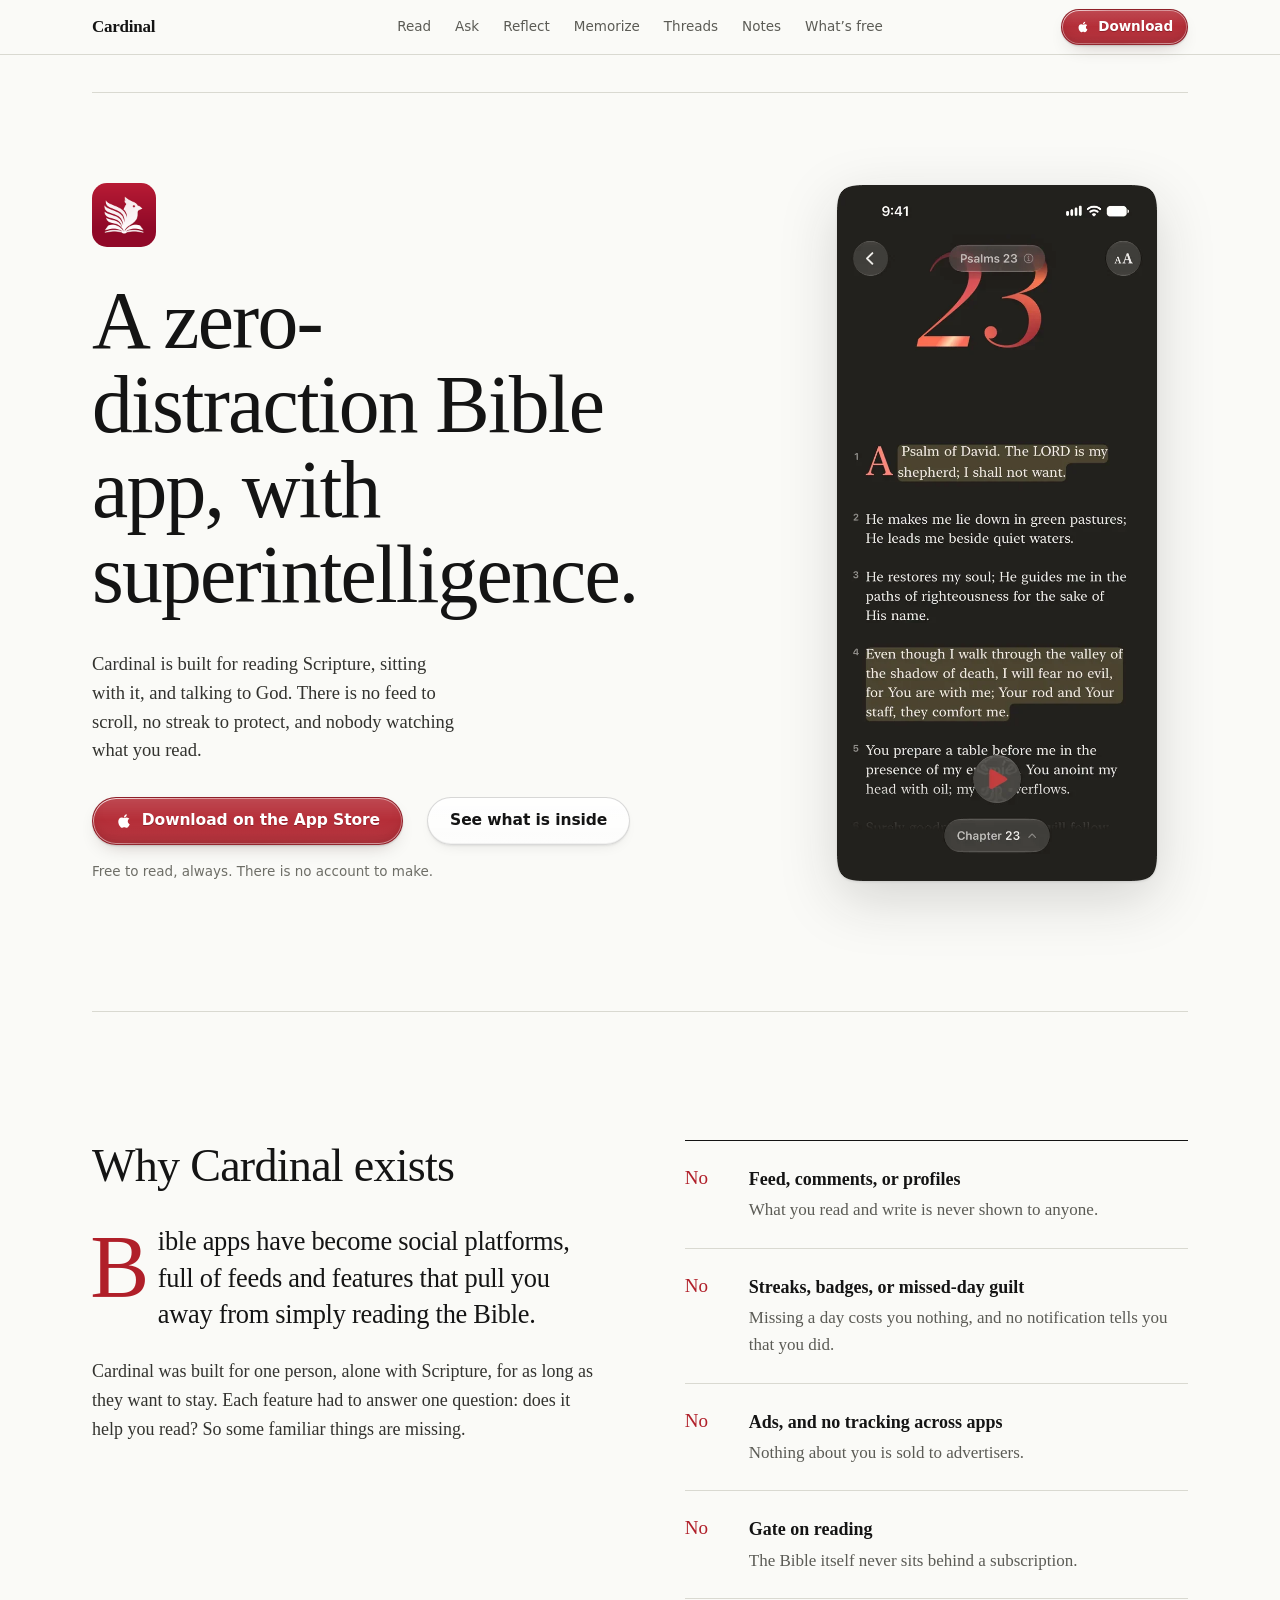
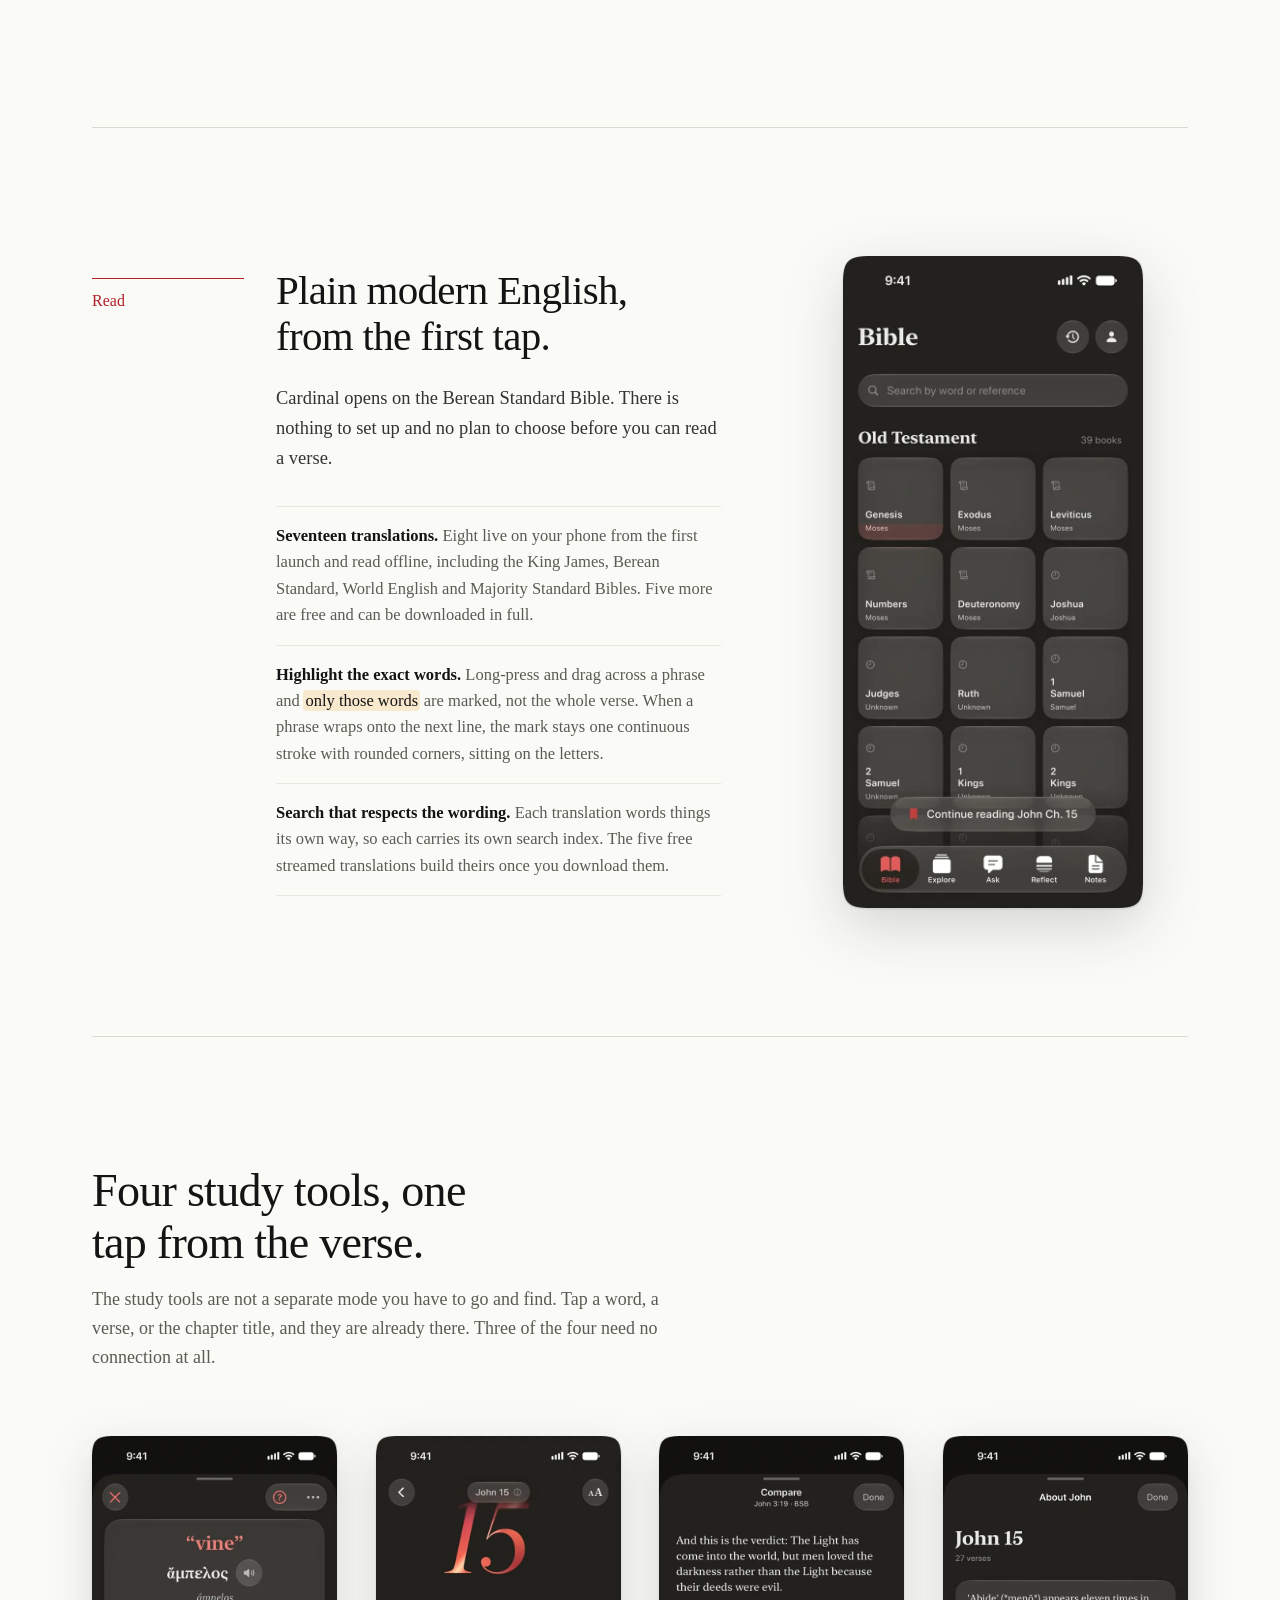
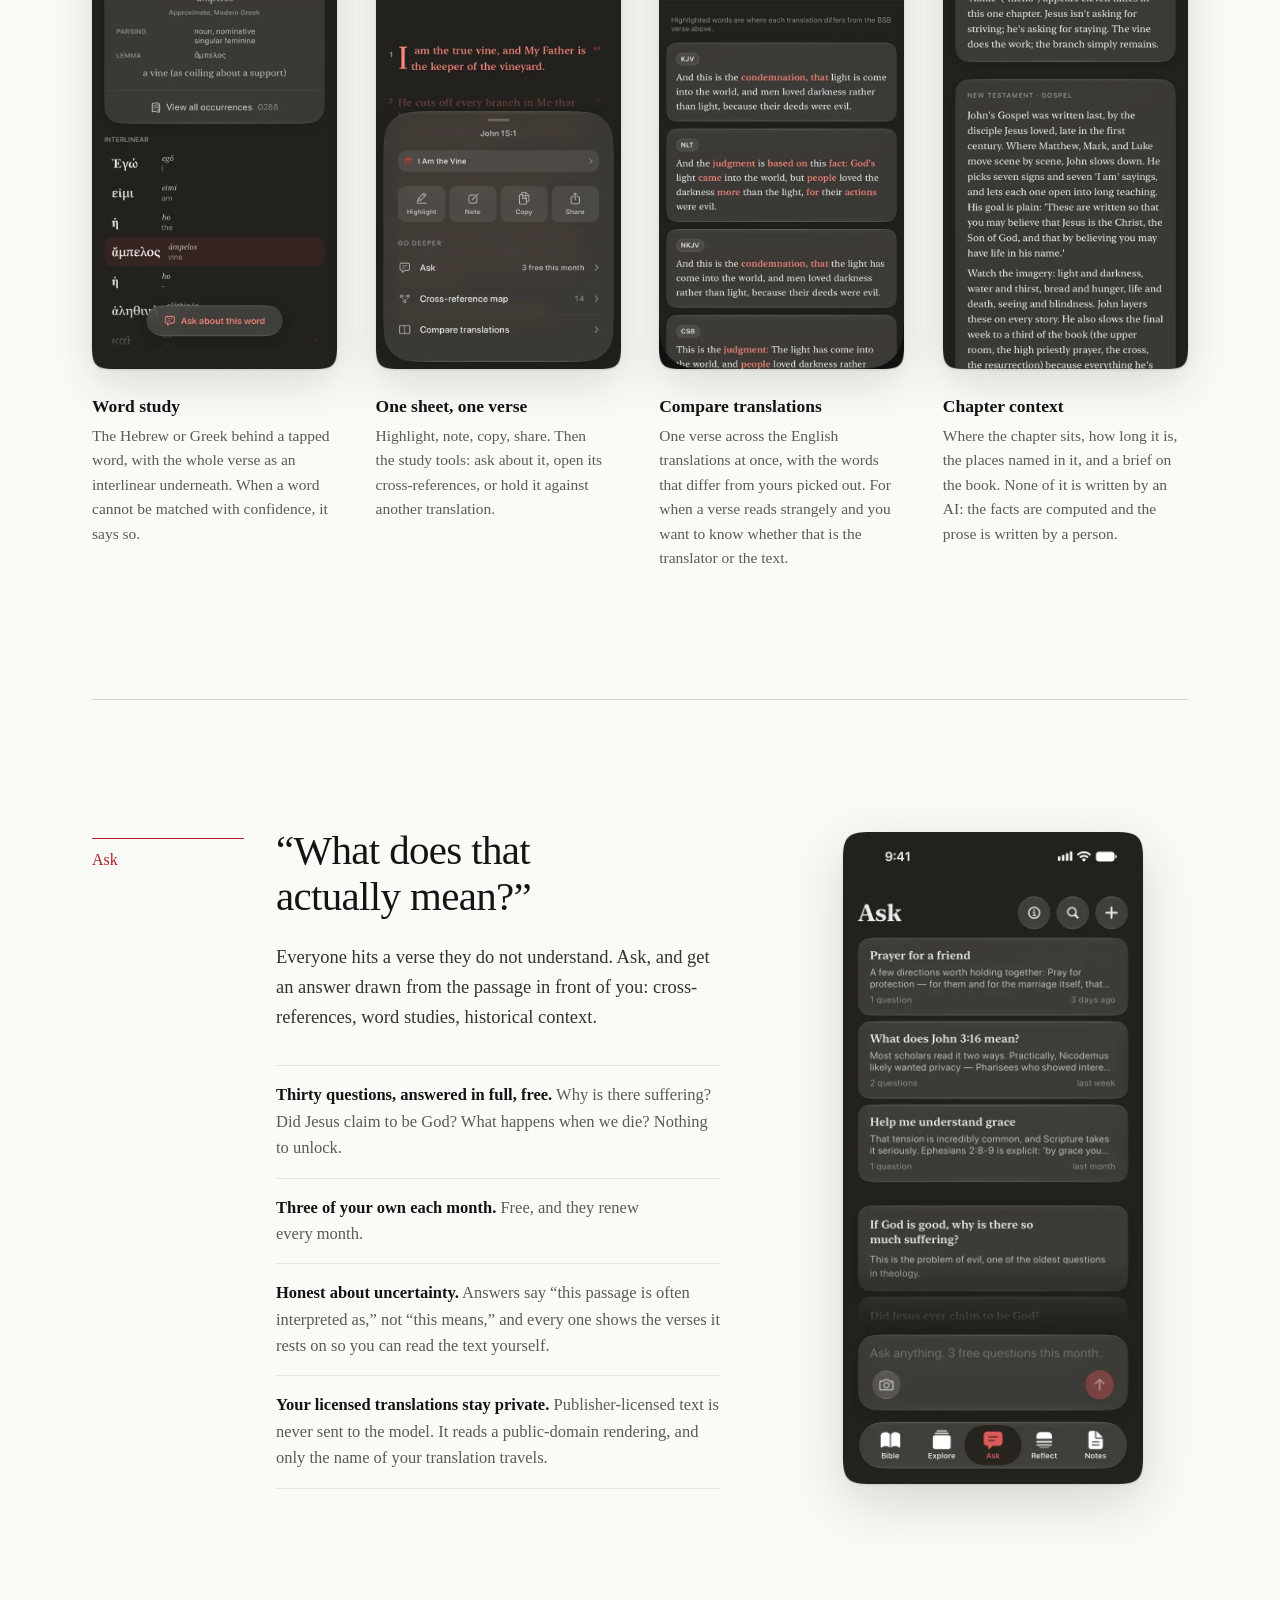
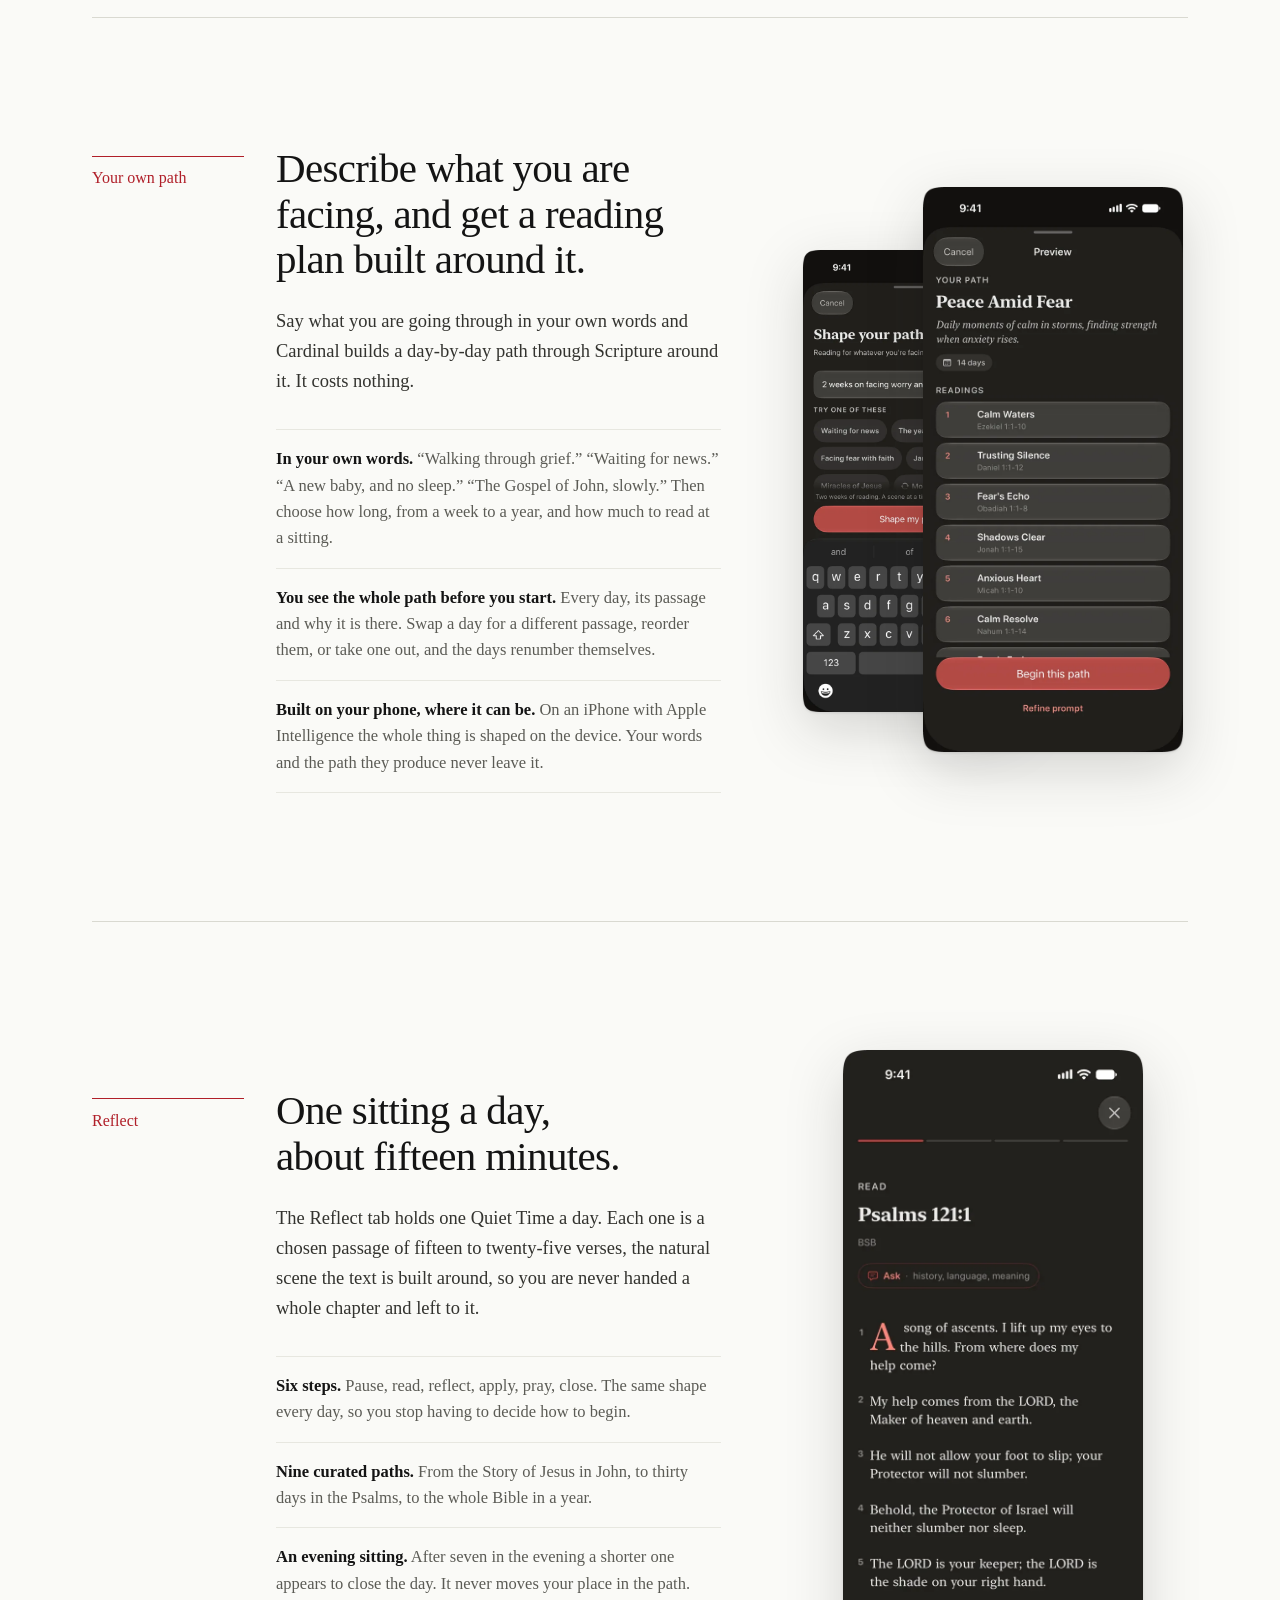
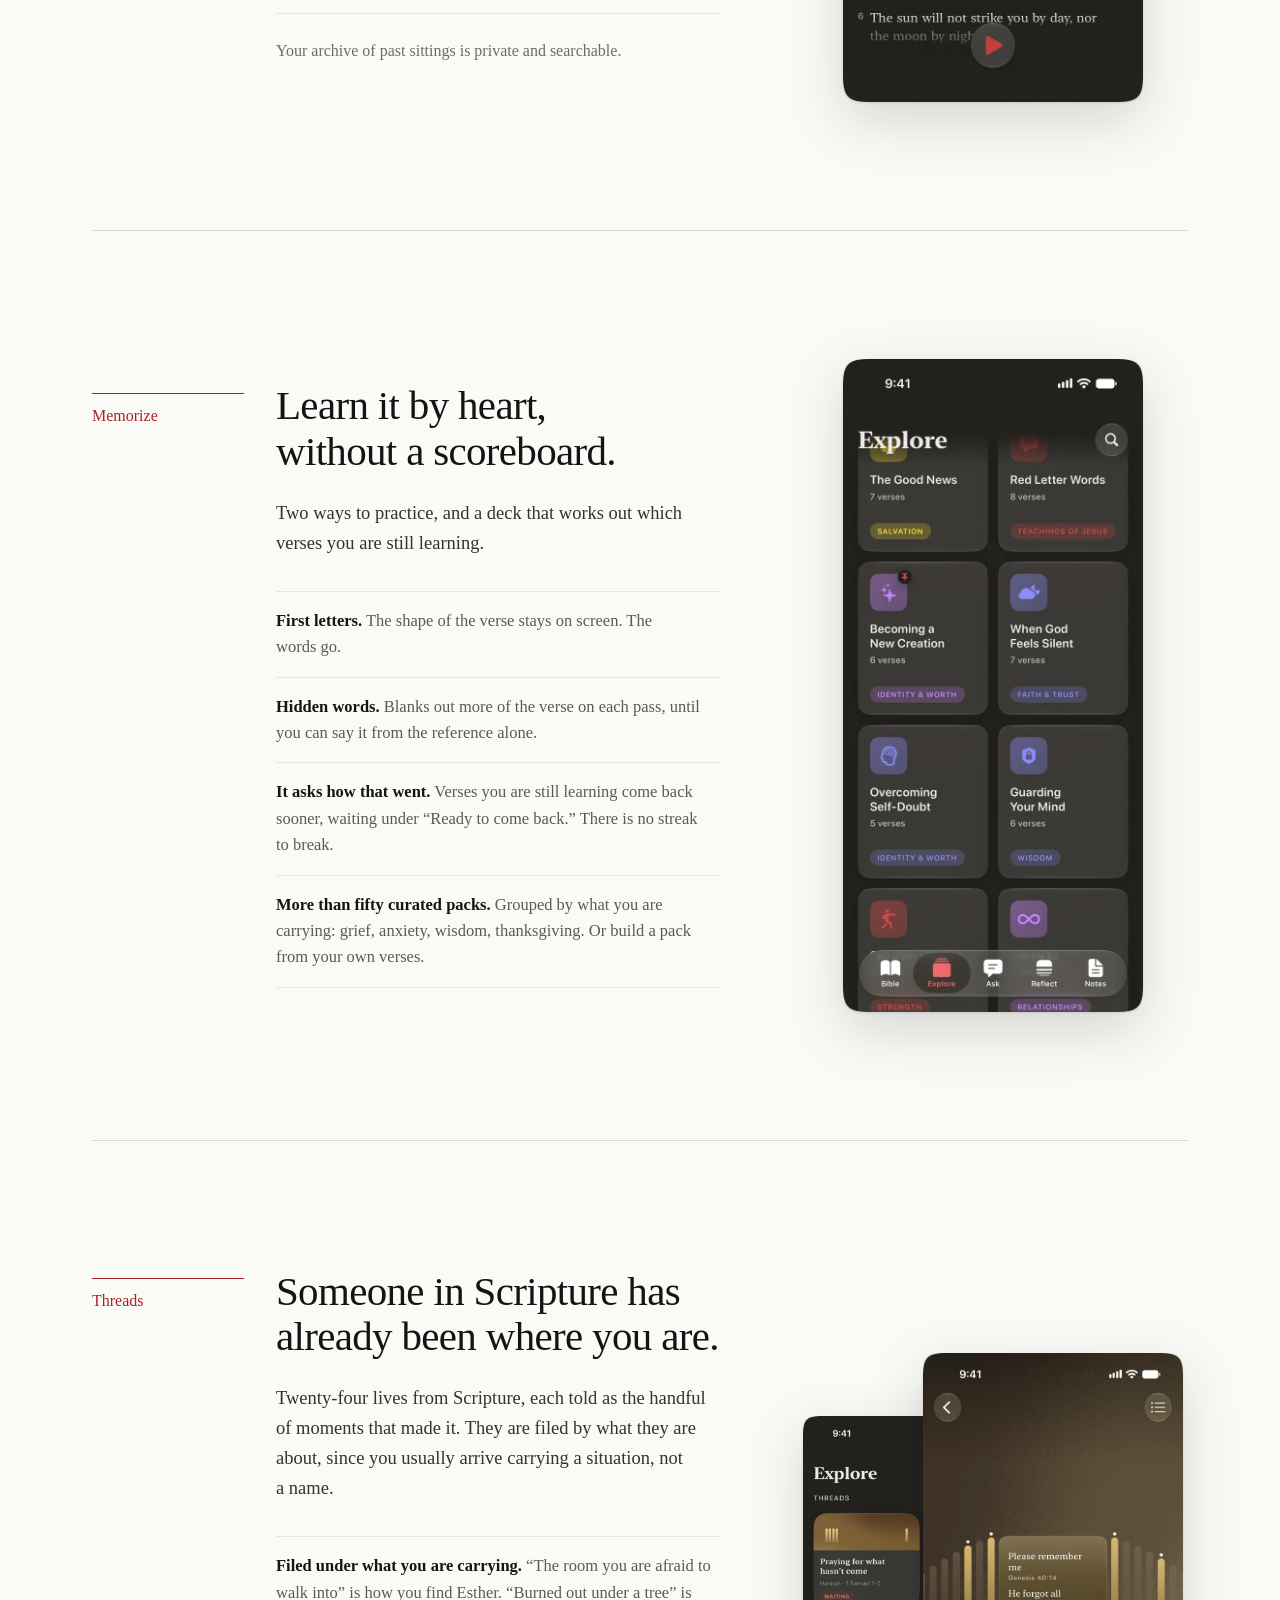
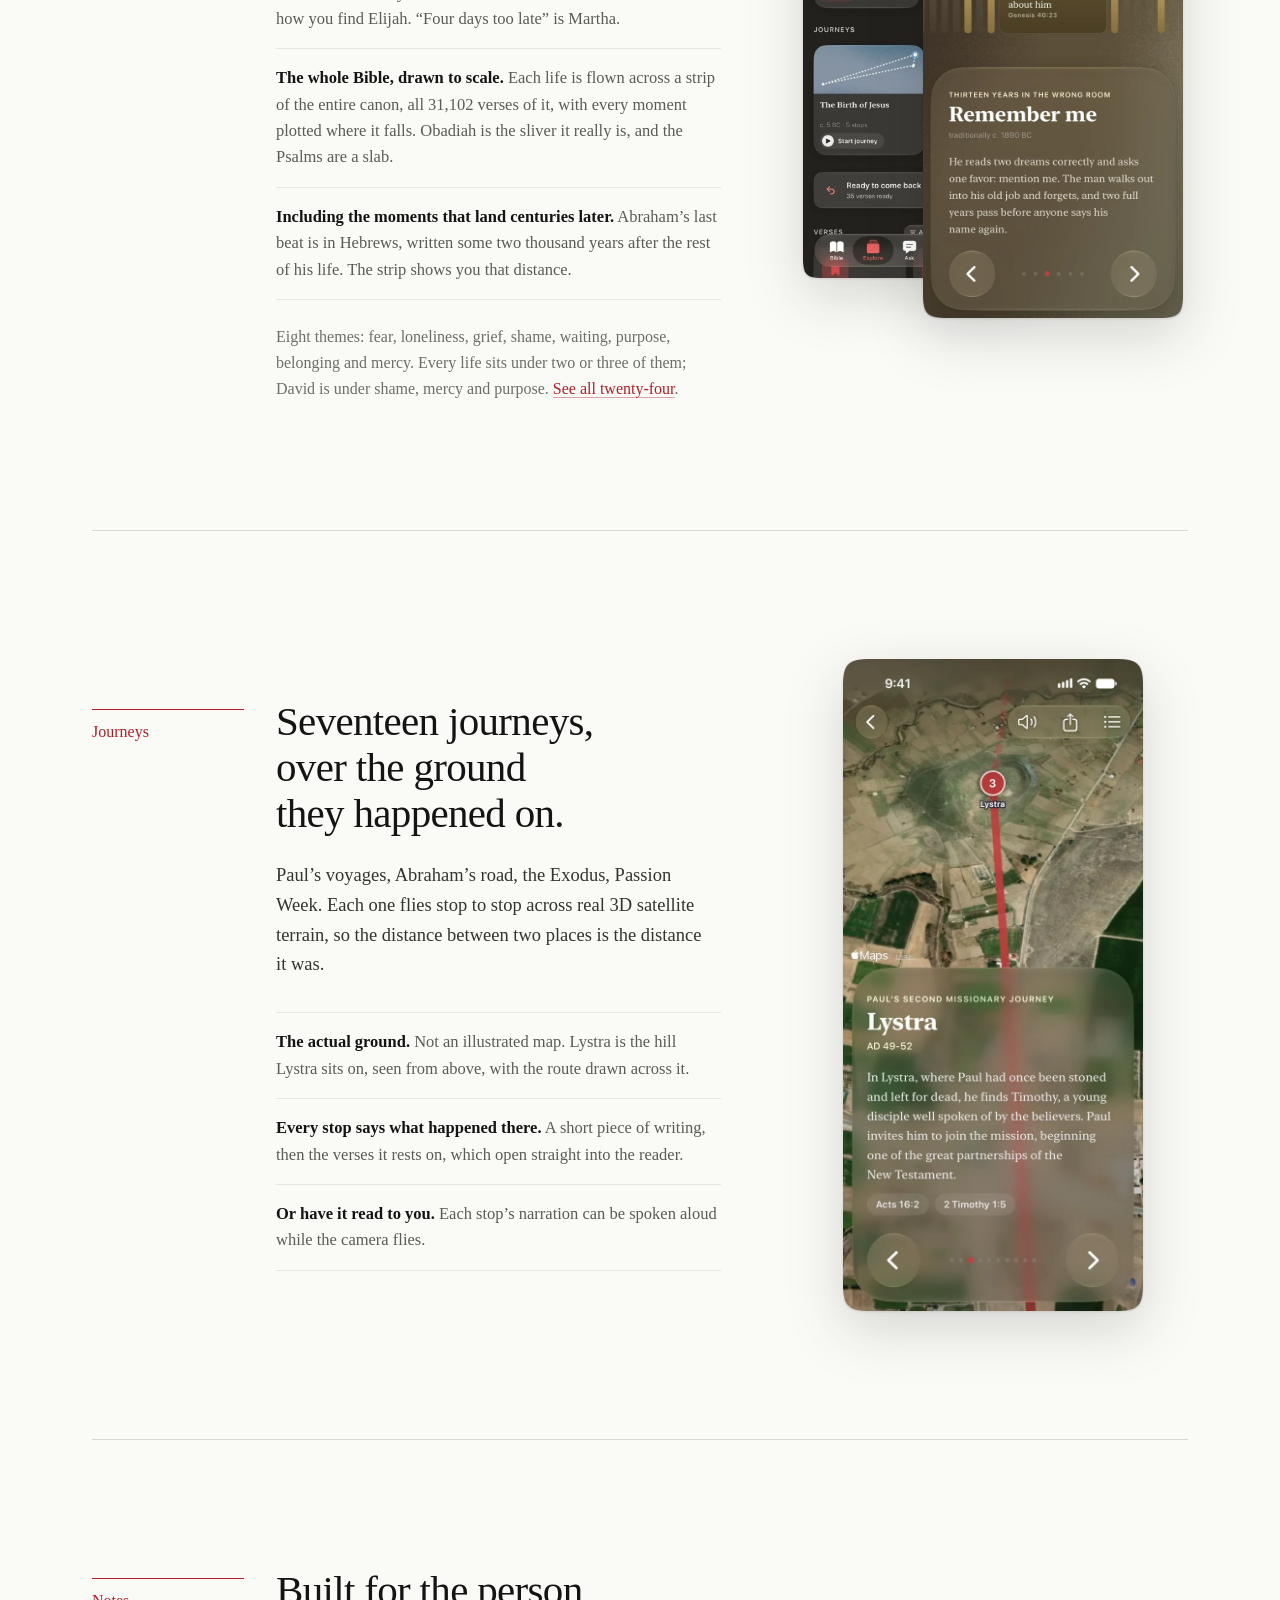
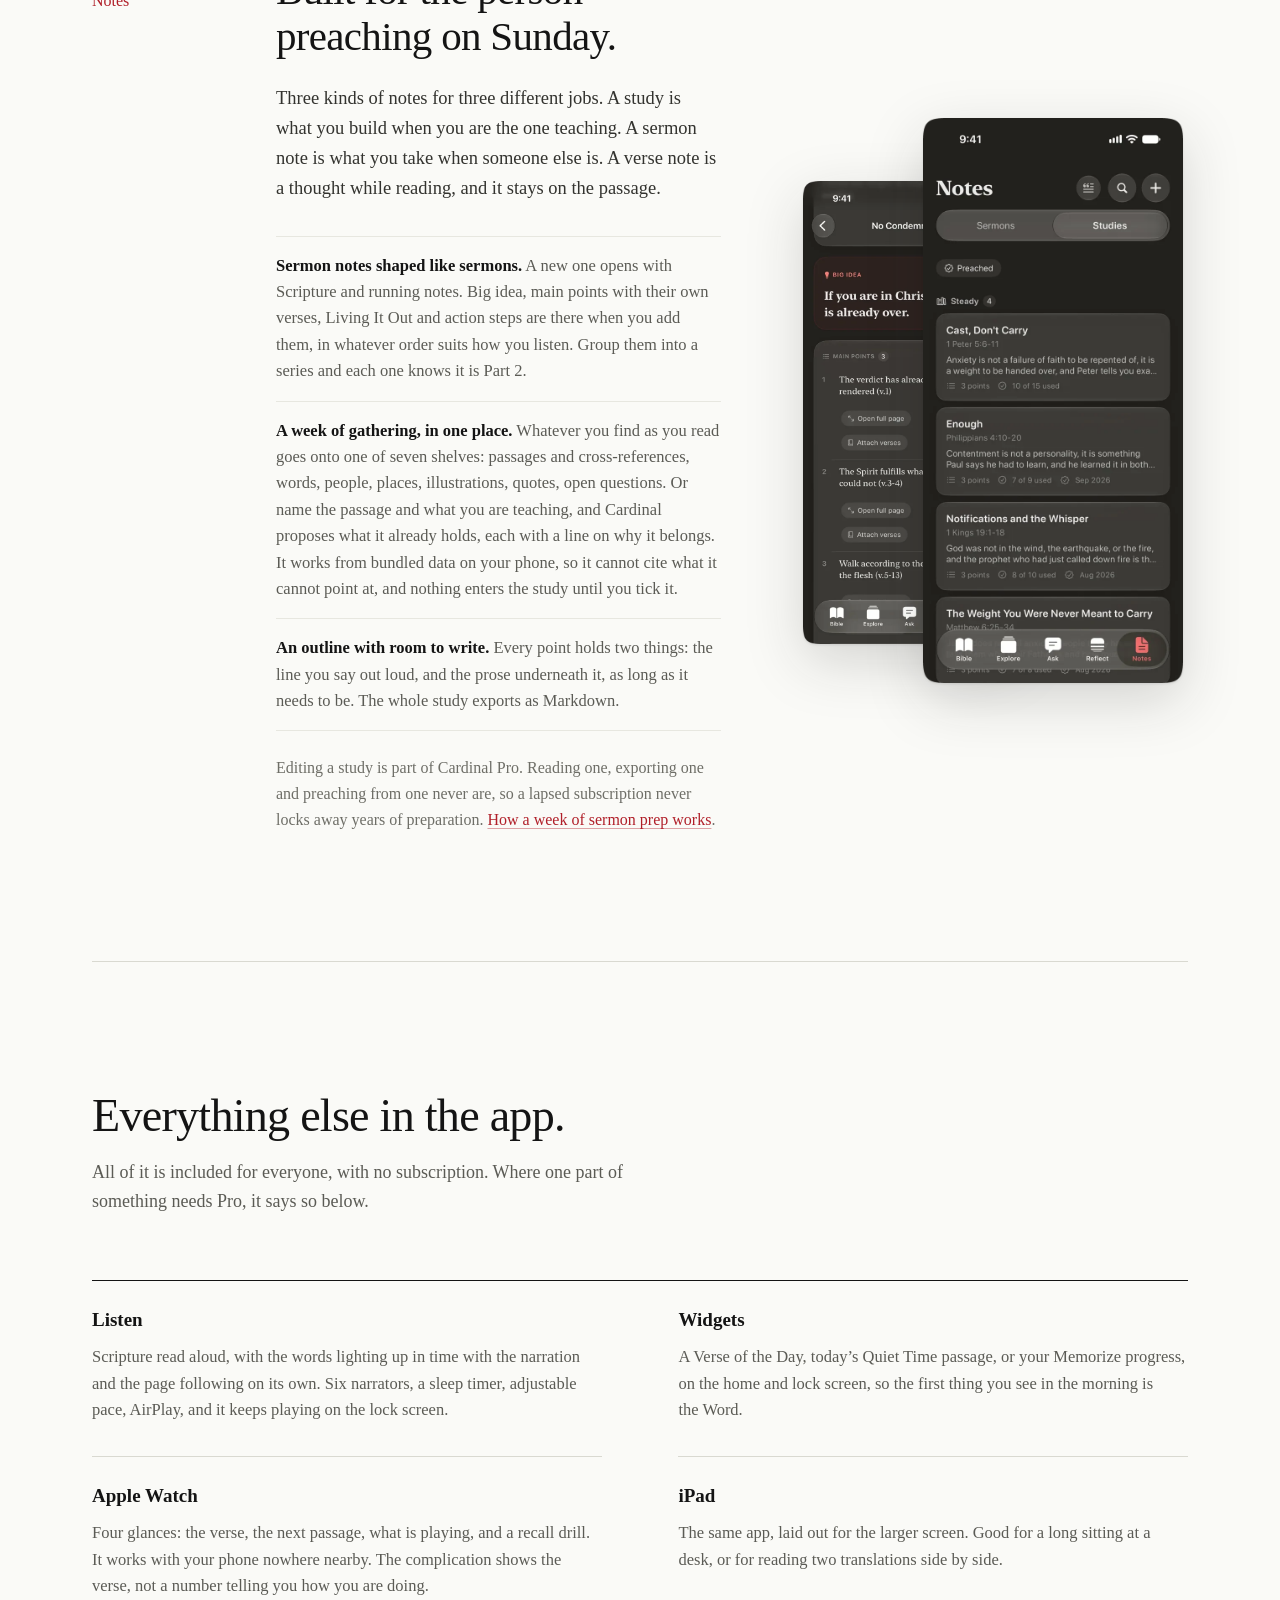
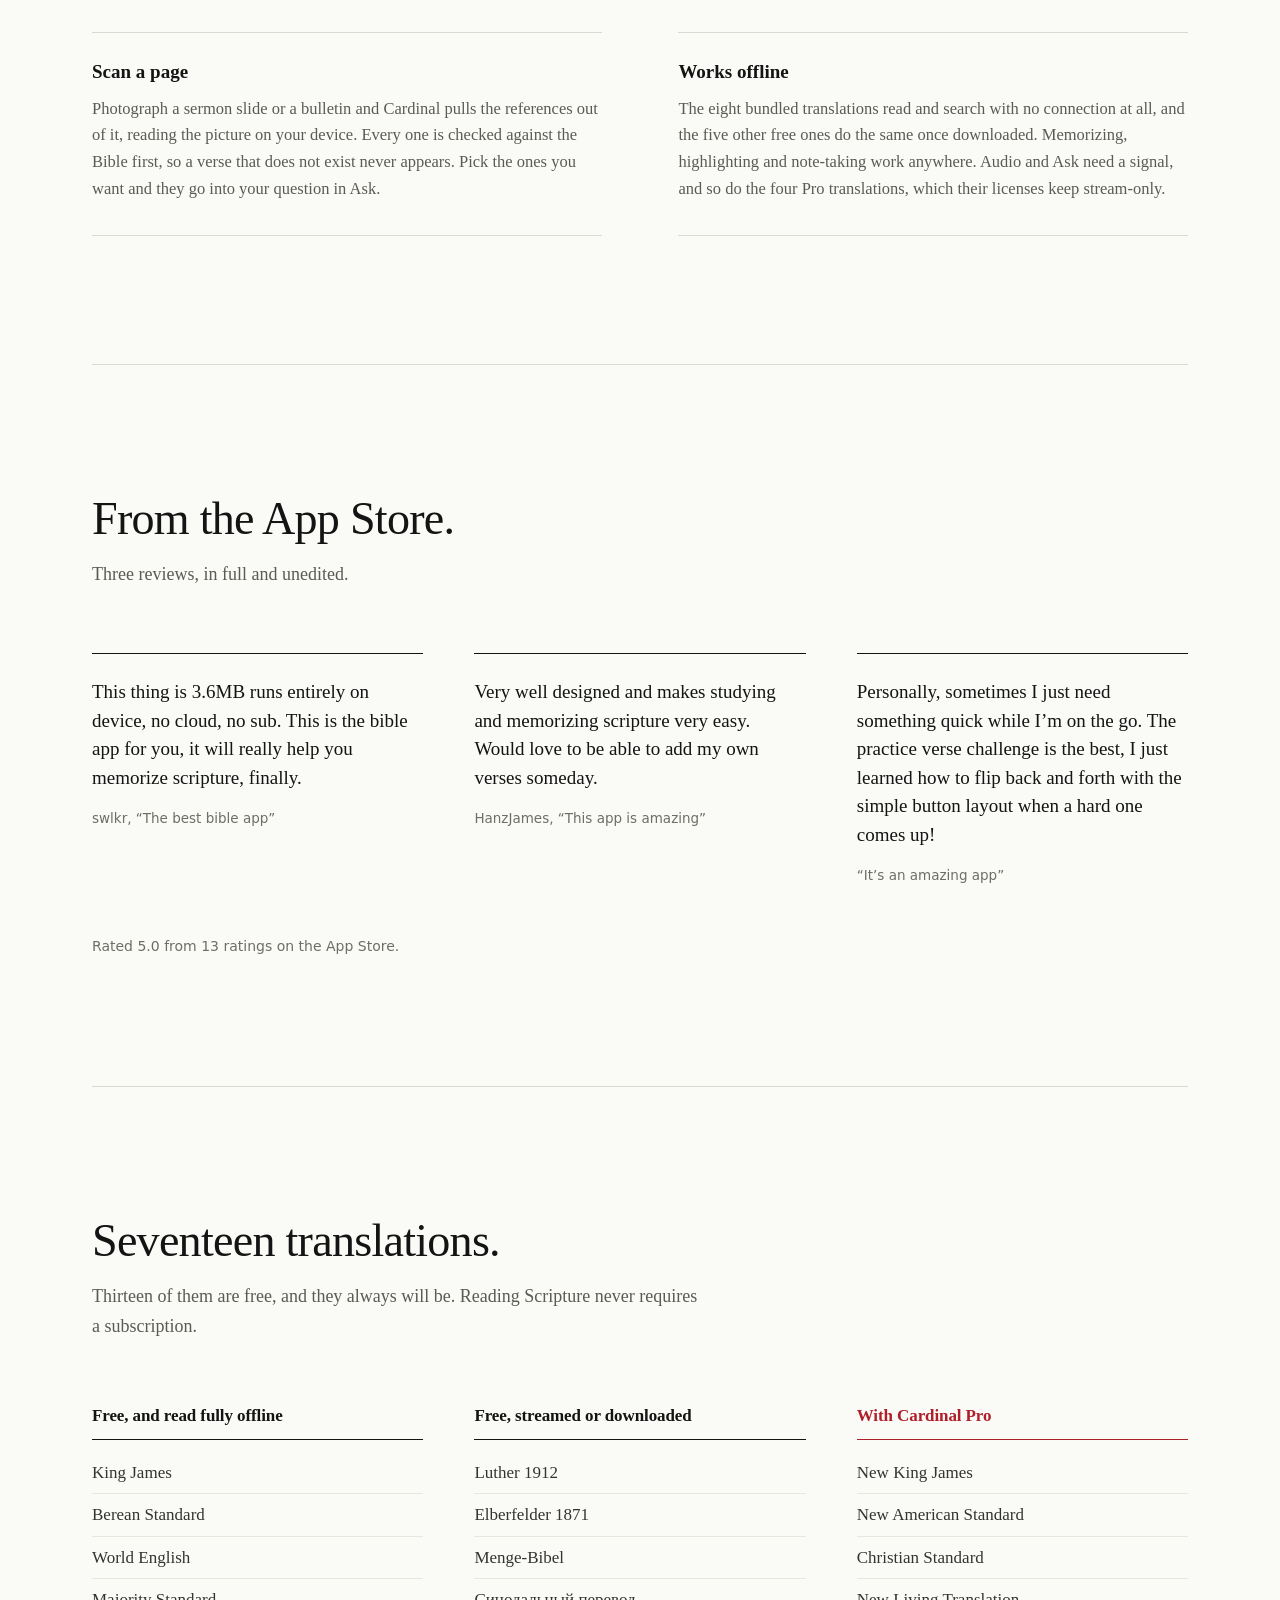
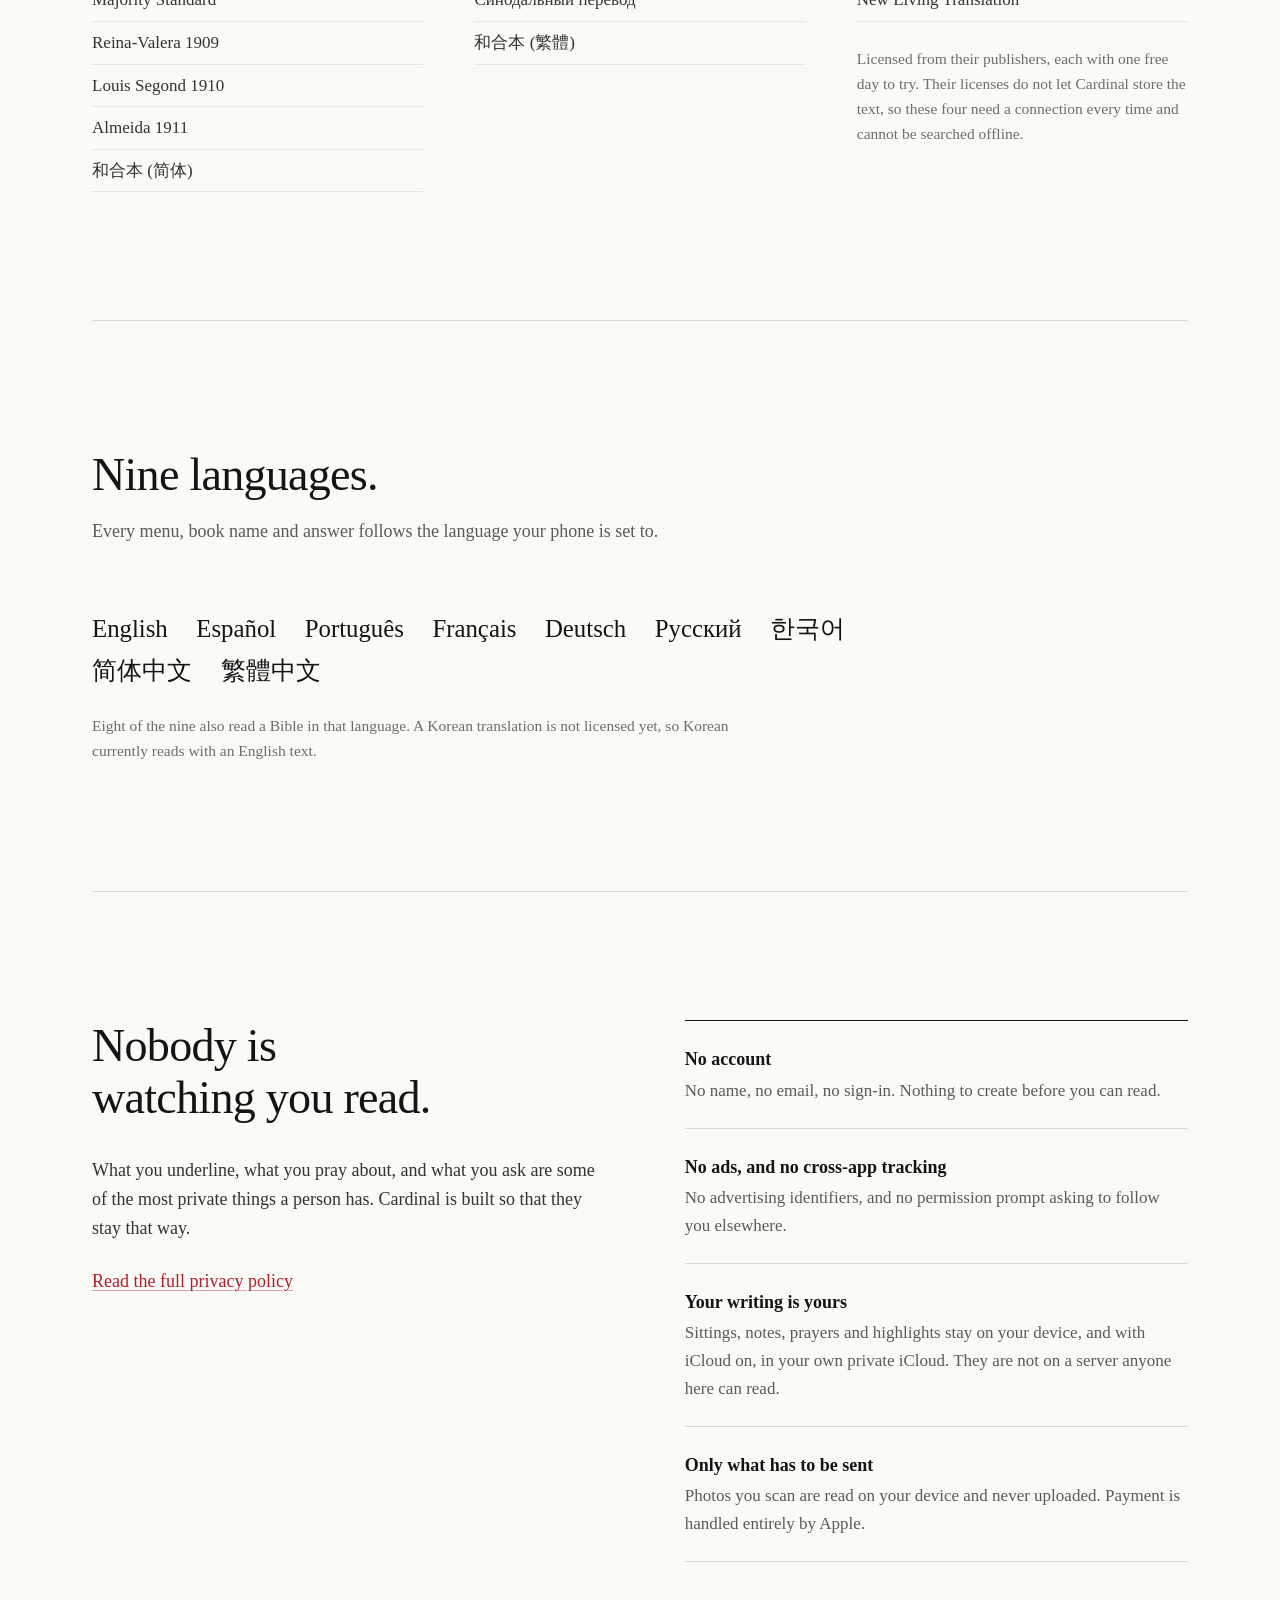
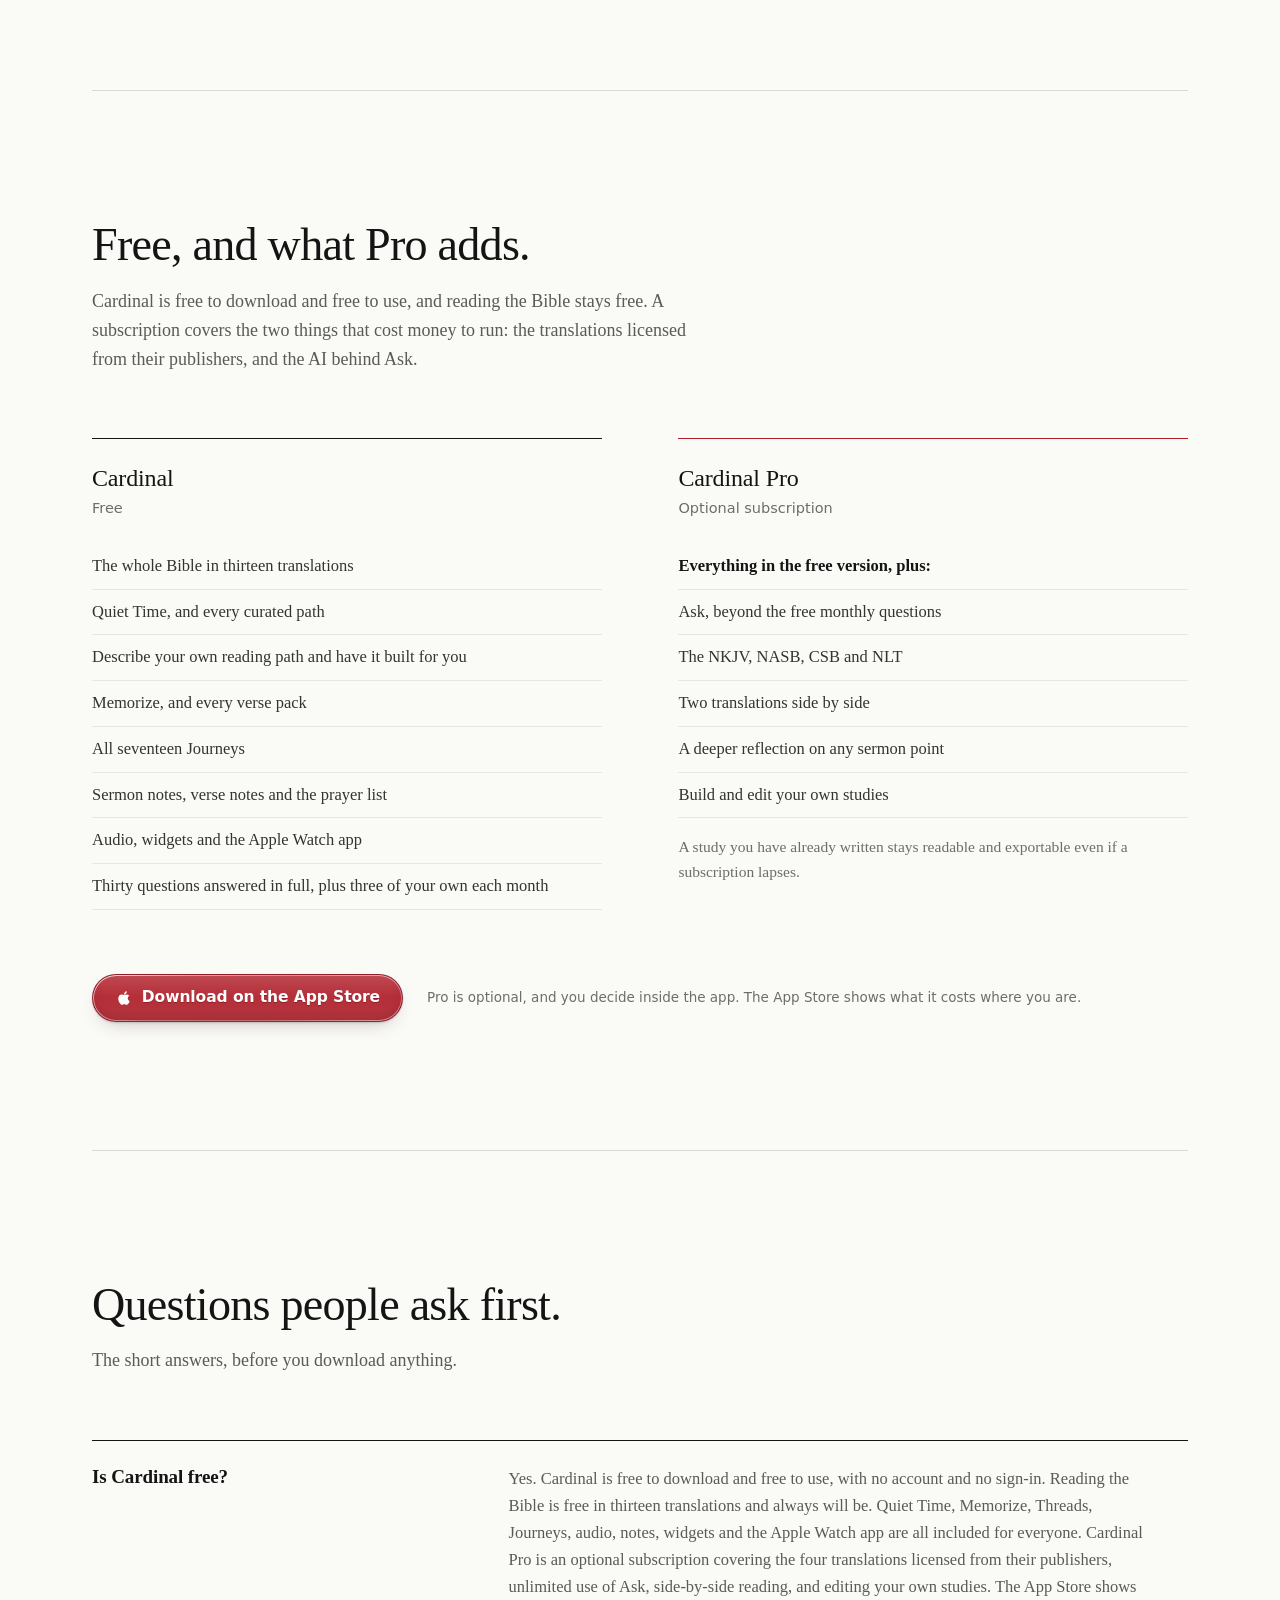
<file: index.html>
<!DOCTYPE html>
<html lang="en" class="no-js">
<head>
  <meta charset="UTF-8" />
  <script>document.documentElement.classList.remove('no-js');</script>

  <!-- ------------------------------------------------------------------
       HERO MESSAGE EXPERIMENT, part 1 of 2: assignment.

       Runs here, before a pixel is painted, so the choice exists by the
       time the h1 is parsed. The swap itself sits beside the h1 below.

       TO CHANGE WHAT IS RUNNING: edit LIVE. Everything in MESSAGES stays
       written and parked; only the names in LIVE are ever served. Running
       fewer at once is not timidity, it is the only way a small site
       finishes a round. docs/EXPERIMENTS.md has the arithmetic.

       No cookie, no identifier, no network call, nothing about the reader.
       One localStorage key holding one word, so someone who comes back
       sees the page they saw before rather than a different pitch.
  ------------------------------------------------------------------- -->
  <script>
    (function () {
      // Paused 2026-11-02: the headline is static. Add names back to resume.
      var LIVE = ['control'];
      var KEY = 'cardinal.hero.v3';
      var v = null;
      try { v = localStorage.getItem(KEY); } catch (e) {}
      if (LIVE.indexOf(v) === -1) {
        v = LIVE[Math.floor(Math.random() * LIVE.length)];
        try { localStorage.setItem(KEY, v); } catch (e) {}
      }
      window.__hero = v;
      document.documentElement.setAttribute('data-hero', v);
    })();
  </script>
  <meta name="viewport" content="width=device-width, initial-scale=1.0" />

  <title>Cardinal · Bible, Quiet Time &amp; Scripture Memory</title>
  <meta name="description" content="Cardinal is a Bible app built for being alone with Scripture. Read, listen, memorize, and sit with a guided quiet time. No feed, no streaks, no account. Reading is always free." />
  <link rel="canonical" href="https://cardinalbible.app/" />
  <meta name="theme-color" content="#FAFAF7" />
  <meta name="robots" content="index, follow, max-snippet:-1, max-image-preview:large, max-video-preview:-1" />
  <meta name="author" content="Cardinal" />
  <meta name="apple-itunes-app" content="app-id=6758185643" />

  <!-- For answer engines: a short map at /llms.txt, the whole site as plain
       text at /llms-full.txt, and schema.org JSON-LD at the foot of this file. -->
  <link rel="alternate" type="text/plain" href="/llms.txt" title="llms.txt" />
  <link rel="alternate" type="text/plain" href="/llms-full.txt" title="llms-full.txt" />

  <meta property="og:title" content="Cardinal · Bible, Quiet Time &amp; Scripture Memory" />
  <meta property="og:description" content="Just you, God and Scripture. No noise. A Bible app built for reading, not scrolling." />
  <meta property="og:type" content="website" />
  <meta property="og:url" content="https://cardinalbible.app/" />
  <meta property="og:image" content="https://cardinalbible.app/img/og.png" />
  <meta property="og:image:width" content="1200" />
  <meta property="og:image:height" content="630" />
  <meta name="twitter:card" content="summary_large_image" />
  <meta name="twitter:title" content="Cardinal · Bible, Quiet Time &amp; Scripture Memory" />
  <meta name="twitter:description" content="Just you, God and Scripture. No noise." />
  <meta name="twitter:image" content="https://cardinalbible.app/img/og.png" />

  <!-- The hero screenshot is what Largest Contentful Paint measures here, so
       it is requested before the parser reaches the markup that needs it. -->
  <link rel="preload" as="image" href="img/reader.webp" type="image/webp" fetchpriority="high" />

  <link rel="icon" href="favicon.ico" sizes="any" />
  <link rel="icon" type="image/png" sizes="32x32" href="favicon-32.png" />
  <link rel="icon" type="image/png" sizes="16x16" href="favicon-16.png" />
  <link rel="apple-touch-icon" sizes="180x180" href="apple-touch-icon.png" />

  <!-- ------------------------------------------------------------------
       ANALYTICS

       Umami Cloud. No cookies, no device storage, no identifier, and
       nothing that can be tied back to a person or followed to another
       site, so no consent banner is required. Section 13 of the privacy
       policy names it.

       It is a second company, which TelemetryDeck (kept below) would not
       have been, since the app already reports there. The trade went this
       way because this is a website test and Umami answers it directly:
       it counts events against page views and hands back a conversion
       rate, where TelemetryDeck is built for apps and would mean building
       two insights and dividing them by hand every time.

       `defer` matters. It keeps the script off the critical path, and it
       guarantees execution before DOMContentLoaded, which is what lets
       the events below fire without a queue. Umami has no queue of its
       own, so an event sent mid-parse is simply lost. See the note there.
  ------------------------------------------------------------------- -->
  <script defer src="https://cloud.umami.is/script.js"
          data-website-id="77a312b1-950f-4354-8a9e-a2dd24edeebb"></script>

  <!-- TelemetryDeck, kept as the alternative. Uncomment this and remove
       the tag above to switch; track() below detects whichever is present.
       Create a SEPARATE app for the website first, rather than reusing the
       iOS app's ID: web visitors and app users in one bucket means every
       app metric quietly counts people who only ever read a web page.
  <script defer src="https://cdn.telemetrydeck.com/websdk/telemetrydeck.min.js"
          data-app-id="TELEMETRYDECK_APP_ID_NOT_SET"></script>
  -->

  <style>
    /* ====================================================================
       Cardinal, set like the page of a well-made Bible.

       Thin bright paper, true ink, one red used the way a printer uses
       rubrication: sparingly, for the few things that must be found. No
       cards, no pills, no glows, no grain. Structure comes from the measure,
       the margin and the hairline rule, the same tools a book has.
       docs/DESIGN_AUDIT.md lists what was removed and why.
       ==================================================================== */

    *, *::before, *::after { box-sizing: border-box; margin: 0; padding: 0; }

    :root {
      color-scheme: light;

      /* Paper is a near-neutral bone, a touch off white the way India paper
         is. Not cream: the warm beige that used to sit here is the default
         every generated "tasteful" page reaches for. */
      --paper: #FAFAF7;
      --paper-2: #F2F2ED;

      --ink: #141414;
      --ink-2: #33332F;      /* body, 12.4:1 on paper */
      --ink-3: #5B5B55;      /* secondary, 6.6:1 */
      --muted: #6E6E67;      /* notes, 5.2:1 */

      --rule: #D9D9D1;
      --hair: #E7E7E0;

      /* Rubric red. Text in it clears 6:1 on paper. */
      --red: #B01F29;
      --red-deep: #8F1820;

      /* Aliases kept so older rules and the written pages resolve. */
      --bg: var(--paper);
      --red-ink: var(--red);
      --border: var(--rule);
      --border-soft: var(--hair);

      --s-1: 0.25rem; --s-2: 0.5rem;  --s-3: 0.75rem; --s-4: 1rem;
      --s-5: 1.5rem;  --s-6: 2rem;    --s-7: 3rem;    --s-8: 4rem;
      --s-9: 6rem;

      --section-y: clamp(4.5rem, 10vw, 8rem);

      /* The app's own families, reached through the CSS generics. On Apple
         devices ui-serif is New York, so the page is set in the app's type.
         Nothing is embedded; Apple licenses these for platform UI only. */
      --serif: ui-serif, 'New York', 'Iowan Old Style', 'Palatino Linotype', Palatino, Charter, Georgia, serif;
      --sans: -apple-system, BlinkMacSystemFont, 'SF Pro Text', 'Segoe UI', system-ui, sans-serif;

      /* Older names, pointed at the new two. */
      --font-display: var(--serif);
      --font-text: var(--serif);
      --font-ui: var(--sans);
      --font-body: var(--sans);

      --maxw: 1160px;
      --side: 9.5rem;          /* the margin column side heads hang in */

      /* Cardinal's marker: amber at the 26% the app lays down mid-stroke. */
      --marker: 245, 184, 87;
      --marker-drag: rgba(var(--marker), 0.26);
    }

    html { scroll-behavior: smooth; scrollbar-color: var(--rule) transparent; }

    body {
      font-family: var(--serif);
      font-optical-sizing: auto;
      font-size: 18px;
      line-height: 1.62;
      color: var(--ink-2);
      background: var(--paper);
      -webkit-font-smoothing: antialiased;
      -moz-osx-font-smoothing: grayscale;
      text-rendering: optimizeLegibility;
      font-kerning: normal;
      hanging-punctuation: first;
    }

    ::selection { background: var(--marker-drag); color: var(--ink); }

    a { color: var(--red); text-decoration: underline; text-decoration-thickness: 1px; text-underline-offset: 0.18em; text-decoration-color: color-mix(in srgb, var(--red) 40%, transparent); }
    a:hover { text-decoration-color: currentColor; }
    :focus-visible { outline: 2px solid var(--red); outline-offset: 3px; border-radius: 2px; }

    img { max-width: 100%; height: auto; display: block; }

    .wrap {
      max-width: var(--maxw);
      margin: 0 auto;
      padding: 0 var(--s-6);
    }

    .skip {
      position: fixed; left: -9999px;
      background: var(--ink); color: var(--paper);
      padding: var(--s-3) var(--s-4);
      z-index: 99;
      text-decoration: none;
    }
    .skip:focus { left: var(--s-5); top: var(--s-4); }

    /* ---------- Type ---------- */
    h1, h2, h3 {
      font-family: var(--serif);
      font-weight: 500;
      color: var(--ink);
      text-wrap: balance;
    }
    h1 { line-height: 1.04; letter-spacing: -0.022em; }
    h2 { line-height: 1.12; letter-spacing: -0.016em; }
    h3 { line-height: 1.3; letter-spacing: -0.006em; font-weight: 600; }
    /* Headings are set roman, always. An italic accent phrase inside a
       headline is the most recognisable generated-page tell there is. */
    h1 em, h2 em, h3 em { font-style: normal; }

    p, li, dd, blockquote, figcaption { text-wrap: pretty; }
    strong { color: var(--ink); font-weight: 600; }

    /* ---------- Buttons ---------- */
    /* Capsule buttons in the app's Liquid Glass style, tinted red for the
       one action the page exists for. No glow, no lift. */
    .btn {
      display: inline-flex; align-items: center; justify-content: center; gap: 0.55rem;
      min-height: 48px;
      padding: 0 22px;
      border-radius: 999px;
      font-family: var(--sans);
      font-size: 15.5px; font-weight: 600;
      letter-spacing: -0.005em;
      text-decoration: none;
      transition: background-color 0.15s ease;
    }
    .btn svg { width: 18px; height: 18px; flex: none; }
    .btn-primary { background: var(--red); color: #fff; }
    .btn-primary:hover { background: var(--red-deep); }
    /* The secondary action is clear glass: the same capsule, no tint. */
    .btn-ghost {
      color: var(--ink);
      border-radius: 999px;
      border: 0.5px solid rgba(20,20,20,0.16);
      background: linear-gradient(180deg, rgba(255,255,255,0.9), rgba(255,255,255,0.55));
      box-shadow: inset 0 1px 0.5px rgba(255,255,255,1), inset 0 -1px 0.5px rgba(20,20,20,0.05), 0 1px 2px rgba(20,20,20,0.06), 0 6px 16px -10px rgba(20,20,20,0.18);
      transition: transform 0.18s cubic-bezier(0.2, 0.8, 0.3, 1), background-color 0.2s ease;
    }
    .btn-ghost:hover { background: rgba(255,255,255,0.95); }
    .btn-ghost:active { transform: scale(0.97); }

    /* ---------- Liquid Glass ----------
       Capsule buttons tinted Cardinal red, matching the app's iOS 26 controls.
       The glass is drawn rather than blurred: a translucent red body, a bright
       specular rim along the top edge, a softer one along the bottom, and a
       curved sheen that reads as the surface bending light. The page behind is
       flat paper, so a backdrop blur alone would show nothing. */
    .btn-primary {
      position: relative;
      isolation: isolate;
      overflow: hidden;
      border-radius: 999px;
      color: #fff;
      border: 0.5px solid rgba(110, 12, 20, 0.55);
      background:
        linear-gradient(180deg, rgba(255,255,255,0.13) 0%, rgba(255,255,255,0) 48%, rgba(255,255,255,0.05) 100%),
        rgba(176, 31, 41, 0.93);
      -webkit-backdrop-filter: blur(14px) saturate(180%);
      backdrop-filter: blur(14px) saturate(180%);
      box-shadow:
        inset 0 1px 0.5px rgba(255,255,255,0.35),
        inset 0 -1px 0.5px rgba(255,255,255,0.22),
        inset 0 0 0 0.5px rgba(255,255,255,0.18),
        inset 0 -10px 18px -12px rgba(70, 0, 8, 0.45),
        0 1px 2px rgba(40, 10, 12, 0.16),
        0 8px 20px -10px rgba(40, 10, 12, 0.30);
      text-shadow: 0 0.5px 0 rgba(70, 0, 8, 0.35);
      transition: background-color 0.2s ease, box-shadow 0.2s ease, transform 0.18s cubic-bezier(0.2, 0.8, 0.3, 1);
    }
    .btn-primary::before {
      content: "";
      position: absolute;
      inset: 0;
      padding: 1px;
      border-radius: inherit;
      background: linear-gradient(140deg, rgba(255,255,255,0.75), rgba(255,255,255,0.08) 28%, rgba(255,255,255,0) 60%, rgba(255,255,255,0.35));
      -webkit-mask: linear-gradient(#000 0 0) content-box, linear-gradient(#000 0 0);
      -webkit-mask-composite: xor;
      mask: linear-gradient(#000 0 0) content-box exclude, linear-gradient(#000 0 0);
      z-index: 1;
      pointer-events: none;
    }
    .btn-primary:hover {
      background:
        linear-gradient(180deg, rgba(255,255,255,0.17) 0%, rgba(255,255,255,0) 48%, rgba(255,255,255,0.07) 100%),
        rgba(160, 26, 36, 0.92);
    }
    .btn-primary:active { transform: scale(0.97); }
    @media (prefers-reduced-transparency: reduce) {
      .btn-primary { background: #B01F29; -webkit-backdrop-filter: none; backdrop-filter: none; }
    }


    /* ---------- Top nav ---------- */
    .topnav {
      display: flex;
      align-items: center;
      justify-content: space-between;
      gap: var(--s-5);
      padding: var(--s-5) 0;
      border-bottom: 1px solid var(--rule);
    }
    .brand { display: inline-flex; align-items: center; min-height: 44px; color: var(--ink); text-decoration: none; }
    .brand span { font-family: var(--serif); font-weight: 600; font-size: 21px; letter-spacing: -0.015em; }
    .nav-links { display: flex; gap: var(--s-5); font-family: var(--sans); font-size: 14.5px; }
    .nav-links a { color: var(--ink-3); text-decoration: none; display: inline-flex; align-items: center; min-height: 44px; }
    .nav-links a:hover { color: var(--ink); }

    /* ---------- Hero ---------- */
    .hero {
      display: grid;
      grid-template-columns: minmax(0, 1.25fr) minmax(0, 0.75fr);
      gap: clamp(2rem, 6vw, 6rem);
      align-items: center;
      padding: clamp(3rem, 7vw, 6rem) 0 var(--section-y);
    }
    .hero-mark { width: 64px; height: 64px; border-radius: 15px; margin-bottom: var(--s-6); }
    .hero h1 {
      font-size: clamp(2.7rem, 6.4vw, 5.1rem);
      margin-bottom: var(--s-6);
      max-width: 13ch;
    }
    .lede {
      font-size: clamp(1.12rem, 1.45vw, 1.3rem);
      line-height: 1.55;
      color: var(--ink-2);
      max-width: 40ch;
      margin-bottom: var(--s-6);
    }
    .cta-row { display: flex; flex-wrap: wrap; gap: var(--s-3) var(--s-5); align-items: center; }
    .cta-note { font-family: var(--sans); font-size: 13.5px; color: var(--muted); margin-top: var(--s-4); }

    /* Screens carry their device corner in the image alpha, so the shadow
       follows it with drop-shadow. One soft, close shadow: paper, not glass. */
    .shot {
      width: 100%; height: auto;
      filter: drop-shadow(0 1px 1px rgba(20,20,20,0.10)) drop-shadow(0 18px 28px rgba(20,20,20,0.16));
    }
    .shot-col { display: flex; justify-content: center; }
    .hero .shot { max-width: 320px; }

    /* ---------- Sections ---------- */
    /* Every section opens on a full-measure hairline, the way a new part of
       a book opens on a fresh page. No panels, no tinted bands. */
    .section {
      padding: var(--section-y) 0;
      border-top: 1px solid var(--rule);
    }
    .section-head { max-width: 40rem; margin-bottom: var(--s-8); }
    .section-head h2 { font-size: clamp(2rem, 3.6vw, 2.9rem); margin-bottom: var(--s-4); }
    .section-head p { color: var(--ink-3); font-size: 18px; max-width: 38rem; }

    /* ---------- Why / Privacy ---------- */
    .why {
      display: grid;
      grid-template-columns: minmax(0, 1fr) minmax(0, 1fr);
      gap: clamp(2.5rem, 7vw, 6.5rem);
      align-items: start;
    }
    .why h2 { font-size: clamp(2rem, 3.6vw, 2.9rem); margin-bottom: var(--s-6); max-width: 18ch; }
    .why p { margin-bottom: var(--s-5); max-width: 34rem; }
    .why p:last-child { margin-bottom: 0; }
    .why .pull {
      font-size: clamp(1.3rem, 2.1vw, 1.65rem);
      line-height: 1.38;
      color: var(--ink);
      letter-spacing: -0.01em;
    }
    /* The page's one drop cap, in the red the reader uses for its own. */
    .why .pull.dropcap::first-letter {
      float: left;
      font-size: 3.35em;
      line-height: 0.8;
      margin: 0.08em 0.1em 0 -0.02em;
      color: var(--red);
      font-weight: 500;
    }

    .refusals { list-style: none; border-top: 1px solid var(--ink); }
    .refusals li {
      display: grid;
      grid-template-columns: 3rem 1fr;
      gap: var(--s-4);
      padding: var(--s-5) 0;
      border-bottom: 1px solid var(--rule);
      color: var(--ink-3);
      font-size: 17px;
    }
    .refusals .no { color: var(--red); font-size: 19px; line-height: 1.4; }
    .refusals strong { display: block; font-size: 18px; margin-bottom: 2px; }
    .refusals.plain li { grid-template-columns: 1fr; }

    /* ---------- Chapters ---------- */
    .chapter {
      display: grid;
      grid-template-columns: minmax(0, 1fr) minmax(0, 0.62fr);
      gap: clamp(2rem, 6vw, 6rem);
      align-items: center;
      padding: var(--section-y) 0;
      border-top: 1px solid var(--rule);
    }
    /* Side heads: the feature's name hangs in the left margin on the line of
       the heading, the way a study Bible labels its columns. Plain words in
       the text face, not a tracked capital label stacked over each title. */
    .chapter .copy {
      display: grid;
      grid-template-columns: var(--side) minmax(0, 1fr);
      column-gap: var(--s-6);
      align-items: baseline;
    }
    .chapter .copy > * { grid-column: 2; }
    .chapter .side {
      grid-column: 1; grid-row: 1;
      font-size: 16px;
      color: var(--red);
      padding-top: 0.55em;
      border-top: 1px solid var(--red);
      align-self: start;
      margin-top: 0.62em;
    }
    .chapter h2 { grid-row: 1; font-size: clamp(1.85rem, 3.2vw, 2.6rem); margin-bottom: var(--s-5); max-width: 22ch; }
    .chapter .sub { font-size: 18.5px; color: var(--ink-2); max-width: 36rem; margin-bottom: var(--s-6); }
    .chapter .shot { max-width: 300px; }

    .points { list-style: none; max-width: 36rem; border-top: 1px solid var(--hair); }
    .points li {
      padding: var(--s-4) 0;
      border-bottom: 1px solid var(--hair);
      font-size: 16.5px;
      line-height: 1.6;
      color: var(--ink-3);
    }
    .points strong { font-weight: 600; }

    .aside {
      margin-top: var(--s-5);
      font-size: 16px;
      color: var(--muted);
      max-width: 34rem;
    }

    
    /* Two screens, one beat apart: the words typed, and what came back. */
    .shot-pair { --lean: 120px; position: relative; width: 100%; max-width: 380px; padding-left: var(--lean); }
    .chapter .shot-pair .shot { max-width: none; }
    .shot-pair .shot-front { position: relative; z-index: 1; }
    .shot-pair .shot-back { position: absolute; left: 0; bottom: 7%; width: 56%; }

    /* ---------- Study tools ---------- */
    .showcase { display: grid; grid-template-columns: repeat(4, minmax(0, 1fr)); gap: clamp(1.25rem, 3vw, 2.5rem); }
    .showcase figure { display: grid; gap: var(--s-5); align-content: start; }
    .showcase img { filter: drop-shadow(0 1px 1px rgba(20,20,20,0.10)) drop-shadow(0 14px 22px rgba(20,20,20,0.14)); }
    .showcase figcaption { font-size: 15.5px; line-height: 1.58; color: var(--ink-3); }
    .showcase figcaption strong { display: block; font-size: 17.5px; margin-bottom: 3px; }

    /* ---------- Everything else ---------- */
    /* A list, not a grid of icon cards. */
    .ledger {
      display: grid;
      grid-template-columns: repeat(2, minmax(0, 1fr));
      column-gap: clamp(2rem, 6vw, 5rem);
      border-top: 1px solid var(--ink);
    }
    .ledger > div { padding: var(--s-5) 0 var(--s-6); border-bottom: 1px solid var(--rule); }
    .ledger dt { font-size: 19px; font-weight: 600; color: var(--ink); margin-bottom: var(--s-2); }
    .ledger dd { font-size: 16.5px; color: var(--ink-3); max-width: 34rem; }

    /* ---------- Reviews ---------- */
    .quotes { display: grid; grid-template-columns: repeat(3, minmax(0, 1fr)); gap: clamp(2rem, 4vw, 3.5rem); }
    .quotes figure { border-top: 1px solid var(--ink); padding-top: var(--s-5); }
    .quotes blockquote { font-size: 19px; line-height: 1.5; color: var(--ink); margin-bottom: var(--s-4); }
    .quotes figcaption { font-family: var(--sans); font-size: 13.5px; color: var(--muted); }
    .rating-line { font-family: var(--sans); font-size: 14px; color: var(--muted); margin-top: var(--s-7); }

    /* ---------- Translations ---------- */
    .tcols { display: grid; grid-template-columns: repeat(3, minmax(0, 1fr)); gap: clamp(1.5rem, 4vw, 3.5rem); }
    .tcols h3 { font-size: 17px; padding-bottom: var(--s-3); border-bottom: 1px solid var(--ink); margin-bottom: var(--s-3); }
    .tcols ul { list-style: none; }
    .tcols li { padding: 7px 0; border-bottom: 1px solid var(--hair); font-size: 17px; color: var(--ink-2); }
    .tcols .pro h3 { color: var(--red); border-bottom-color: var(--red); }
    .tnote { font-size: 15.5px; color: var(--muted); margin-top: var(--s-5); max-width: 40rem; }

    .langs { display: flex; flex-wrap: wrap; gap: 0.2em 1.15em; font-size: clamp(1.25rem, 2vw, 1.55rem); line-height: 1.5; color: var(--ink); max-width: 48rem; }

    /* ---------- Pricing ---------- */
    .plans { display: grid; grid-template-columns: repeat(2, minmax(0, 1fr)); gap: clamp(2rem, 6vw, 5rem); align-items: start; }
    .plan { border-top: 1px solid var(--ink); padding-top: var(--s-5); }
    .plan.pro { border-top-color: var(--red); }
    .plan h3 { font-size: 24px; font-weight: 500; }
    .price { font-family: var(--sans); font-size: 14.5px; color: var(--muted); margin: 2px 0 var(--s-5); }
    .plan ul { list-style: none; }
    .plan li { padding: 9px 0; border-bottom: 1px solid var(--hair); font-size: 16.5px; color: var(--ink-2); }
    .plan .plan-lead { color: var(--ink); font-weight: 600; }
    .plan-keep { margin-top: var(--s-4); font-size: 15.5px; color: var(--muted); }
    .plan-cta { margin-top: var(--s-8); display: flex; flex-wrap: wrap; align-items: center; gap: var(--s-3) var(--s-5); }
    .plan-cta .cta-note { margin: 0; }
    .pricenote { font-family: var(--sans); font-size: 13.5px; color: var(--muted); margin-top: var(--s-4); }
    .more-toggle { display: none; }

    /* ---------- Questions ---------- */
    /* All of it open. Nine answers folded behind plus signs hide the page's
       most useful writing from both readers and search. */
    .qa { border-top: 1px solid var(--ink); }
    .qa > div {
      display: grid; grid-template-columns: minmax(0, 0.8fr) minmax(0, 1.6fr); column-gap: clamp(2rem, 6vw, 5rem);
      padding: var(--s-5) 0 var(--s-6); border-bottom: 1px solid var(--rule);
    }
    .qa h3 { font-size: 19px; margin-bottom: var(--s-3); max-width: 20ch; }
    .qa p { max-width: 40rem; }
    .qa p { font-size: 16.5px; line-height: 1.64; color: var(--ink-3); }

    /* ---------- Closing ---------- */
    .closing { padding: var(--section-y) 0; border-top: 1px solid var(--rule); }
    .closing h2 { font-size: clamp(2.2rem, 4.8vw, 3.8rem); max-width: 16ch; margin-bottom: var(--s-5); }
    .closing p { color: var(--ink-3); max-width: 34rem; margin-bottom: var(--s-6); }

    /* ---------- Footer ---------- */
    footer { border-top: 1px solid var(--ink); padding: var(--s-7) 0 var(--s-8); font-family: var(--sans); }
    .foot-grid { display: grid; grid-template-columns: repeat(4, minmax(0, 1fr)); gap: var(--s-6) var(--s-5); margin-bottom: var(--s-7); }
    .foot-grid h2 { font-family: var(--serif); font-size: 16px; font-weight: 600; letter-spacing: 0; margin-bottom: var(--s-2); }
    .foot-grid ul { list-style: none; }
    .foot-grid a { color: var(--ink-3); font-size: 14.5px; text-decoration: none; display: inline-flex; align-items: center; min-height: 34px; }
    .foot-grid a:hover { color: var(--ink); text-decoration: underline; }
    .foot { display: flex; flex-wrap: wrap; justify-content: space-between; gap: var(--s-4); padding-top: var(--s-5); border-top: 1px solid var(--rule); font-size: 13.5px; color: var(--muted); }

    /* ---------- Sticky bar ---------- */
    /* Solid paper and a rule. A blurred glass bar is decoration here. */
    .subnav {
      position: fixed; top: 0; left: 0; right: 0; z-index: 50;
      background: var(--paper);
      border-bottom: 1px solid var(--rule);
      transform: translateY(-101%);
      visibility: hidden;
      transition: transform 0.25s ease, visibility 0s linear 0.25s;
    }
    .subnav.in { transform: none; visibility: visible; transition: transform 0.25s ease, visibility 0s; }
    .subnav-inner {
      max-width: var(--maxw); margin: 0 auto; padding: 0 var(--s-6);
      height: 54px;
      display: grid; grid-template-columns: 1fr auto 1fr; align-items: center; gap: var(--s-4);
    }
    .subnav .brand { min-height: 0; }
    .subnav .brand span { font-size: 17px; }
    .subnav-links { grid-column: 2; display: flex; gap: var(--s-5); font-family: var(--sans); font-size: 13.5px; }
    .subnav-links a { color: var(--ink-3); text-decoration: none; padding: 4px 0; border-bottom: 1px solid transparent; }
    .subnav-links a:hover { color: var(--ink); }
    .subnav-links a[aria-current] { color: var(--ink); border-bottom-color: var(--red); }
    .subnav .btn { grid-column: 3; justify-self: end; min-height: 36px; padding: 0 14px; font-size: 13.5px; }
    .subnav .btn svg { width: 14px; height: 14px; }

    #read, #study, #quiet-time, #memorize, #ask, #path, #threads, #journeys, #notes,
    #translations, #privacy, #pricing, #reviews, #faq { scroll-margin-top: 70px; }

    /* ---------- The highlighter ---------- */
    mark {
      color: var(--ink);
      background: none;
      background-image: linear-gradient(var(--marker-drag), var(--marker-drag));
      background-repeat: no-repeat;
      background-size: 100% 100%;
      padding: 0.06em 0.14em;
      margin: 0 -0.05em;
      border-radius: 0.24em;
      -webkit-box-decoration-break: clone;
      box-decoration-break: clone;
    }
    html:not(.no-js) .marker { background-size: 0% 100%; }
    html:not(.no-js) .marker.drawn { background-size: 100% 100%; transition: background-size 0.6s cubic-bezier(0.32, 0.72, 0.3, 1); }

    /* ---------- Responsive ---------- */
    @media (max-width: 1000px) {
      .showcase { grid-template-columns: repeat(2, minmax(0, 1fr)); row-gap: var(--s-7); }
      .chapter .copy { grid-template-columns: 1fr; }
      .chapter .copy > *, .chapter .side { grid-column: 1; }
      .chapter .side { grid-row: auto; border-top: 0; padding-top: 0; margin: 0 0 var(--s-3); }
      .chapter h2 { grid-row: auto; }
      .tcols { grid-template-columns: 1fr 1fr; }
    }

    @media (max-width: 860px) {
      .nav-links { display: none; }
      .hero, .chapter, .why, .plans, .quotes, .ledger, .qa > div { grid-template-columns: 1fr; }
      .hero { gap: var(--s-7); }
      .hero .shot { max-width: 230px; }
      .hero .shot-col { justify-content: flex-start; }
      .chapter { gap: var(--s-6); }
      /* Stacked: name, headline, screen, then the detail. */
      .chapter .copy { display: contents; }
      .chapter .side { order: 1; margin-bottom: calc(var(--s-2) - var(--s-6)); }
      .chapter h2 { order: 2; margin-bottom: 0; }
      .chapter .shot-col { order: 3; justify-content: flex-start; }
      .chapter .sub { order: 4; margin-bottom: 0; }
      .chapter .points { order: 5; }
      .more-toggle { order: 6; }
      .chapter .aside { order: 7; margin-top: 0; }
      .chapter .shot { max-width: 250px; }
      .shot-pair { max-width: 330px; --lean: 104px; }
      .quotes { gap: var(--s-6); }

      .subnav .brand { display: none; }
      .subnav-inner { grid-template-columns: minmax(0, 1fr) auto; gap: var(--s-3); height: 56px; padding: 0 var(--s-4); }
      .subnav-links {
        grid-column: 1; min-width: 0; overflow-x: auto; scrollbar-width: none; gap: var(--s-4);
        -webkit-mask-image: linear-gradient(to right, #000 calc(100% - 40px), transparent);
        mask-image: linear-gradient(to right, #000 calc(100% - 40px), transparent);
      }
      .subnav-links::after { content: ""; flex: none; width: 36px; }
      .subnav-links::-webkit-scrollbar { display: none; }
      .subnav-links a { white-space: nowrap; flex: none; padding: 14px 0 13px; }
      .subnav .btn { grid-column: 2; }
    }

    @media (max-width: 700px) {
      :root { --section-y: clamp(3.5rem, 13vw, 5rem); }
      body { font-size: 17px; }
      .wrap { padding-left: max(1.25rem, env(safe-area-inset-left)); padding-right: max(1.25rem, env(safe-area-inset-right)); }
      .hero { padding-top: var(--s-7); }
      .hero h1 { font-size: clamp(2.5rem, 11.5vw, 3.3rem); }
      .section-head { margin-bottom: var(--s-6); }
      .tcols { grid-template-columns: 1fr; }
      .foot-grid { grid-template-columns: 1fr 1fr; }

      .showcase {
        grid-template-columns: none; grid-auto-flow: column; grid-auto-columns: 70%;
        overflow-x: auto; scroll-snap-type: x mandatory; scrollbar-width: none;
        margin-inline: -1.25rem; padding: var(--s-2) 1.25rem var(--s-4); scroll-padding-left: 1.25rem;
      }
      .showcase::-webkit-scrollbar { display: none; }
      .showcase figure { scroll-snap-align: start; }

      .points.folded > li[hidden] { display: none; }
      .more-toggle {
        display: inline-flex; align-items: center; gap: var(--s-2);
        justify-self: start; min-height: 44px; margin-top: calc(var(--s-3) - var(--s-6));
        background: none; border: 0; padding: 0;
        font-family: var(--sans); font-size: 15px; font-weight: 600; color: var(--red); cursor: pointer;
      }
      .more-toggle .chev { width: 8px; height: 8px; border-right: 1.6px solid currentColor; border-bottom: 1.6px solid currentColor; transform: translateY(-2px) rotate(45deg); }
      .more-toggle[aria-expanded="true"] .chev { transform: translateY(1px) rotate(-135deg); }
      .cta-row .btn { width: 100%; }
    }

    @media (prefers-reduced-motion: reduce) {
      html { scroll-behavior: auto; }
      *, *::before, *::after { transition-duration: 0.01ms !important; }
      .marker, html:not(.no-js) .marker { background-size: 100% 100% !important; }
    }
  </style>
</head>
<body>

<a class="skip" href="#main">Skip to content</a>

<header class="wrap">
  <nav class="topnav" aria-label="Main">
    <a class="brand" href="#top" aria-label="Cardinal, home">
      <span>Cardinal</span>
    </a>
    <div class="nav-links">
      <a href="#read">Read</a>
      <a href="#ask">Ask</a>
      <a href="#quiet-time">Reflect</a>
      <a href="#memorize">Memorize</a>
      <a href="#threads">Threads</a>
      <a href="#notes">Notes</a>
      <a href="#pricing">What&rsquo;s free</a>
    </div>
  </nav>
</header>

<nav class="subnav" id="subnav" aria-label="Sections">
  <div class="subnav-inner">
    <a class="brand" href="#top" aria-label="Back to top">
      <span>Cardinal</span>
    </a>
    <div class="subnav-links">
      <a href="#read">Read</a>
      <a href="#ask">Ask</a>
      <a href="#quiet-time">Reflect</a>
      <a href="#memorize">Memorize</a>
      <a href="#threads">Threads</a>
      <a href="#notes">Notes</a>
      <a href="#pricing">What&rsquo;s free</a>
    </div>
    <a class="btn btn-primary" href="https://apps.apple.com/app/id6758185643">
      <svg viewBox="0 0 24 24" fill="currentColor" aria-hidden="true"><path d="M17.05 20.28c-.98.95-2.05.8-3.08.35-1.09-.46-2.09-.48-3.24 0-1.44.62-2.2.44-3.06-.35C2.79 15.25 3.51 7.59 9.05 7.31c1.35.07 2.29.74 3.08.8 1.18-.24 2.31-.93 3.57-.84 1.51.12 2.65.72 3.4 1.8-3.12 1.87-2.38 5.98.48 7.13-.57 1.5-1.31 2.99-2.54 4.09l.01-.01zM12 7.25c-.15-2.23 1.66-4.07 3.74-4.25.29 2.58-2.34 4.5-3.74 4.25z"/></svg>
      Download
    </a>
  </div>
</nav>

<main id="main" tabindex="-1">

  <div class="wrap" id="top">
    <header class="hero">
      <div class="copy">
        <img class="hero-mark" src="icon-192.png" alt="" width="64" height="64" />
        <h1>A zero-distraction Bible app, with superintelligence.</h1>
        <p class="lede">Cardinal is built for reading Scripture, sitting with it, and talking to God. There is no feed to scroll, no streak to protect, and nobody watching what you read.</p>

        <!-- ----------------------------------------------------------------
             HERO MESSAGE EXPERIMENT, part 2 of 2: the swap.

             The control message is the one written into the HTML above, so
             a crawler, a reader with JavaScript off, and anyone opening
             view-source all get the real headline rather than a scaffold.
             Everything else is swapped in from here, synchronously, before
             the first paint. Headlines are plain text: no italic accent
             phrase (see docs/DESIGN_AUDIT.md).
        ----------------------------------------------------------------- -->
        <script>
          (function () {
            var MESSAGES = {
              // The incumbent. Every other message is measured against it.
              control: null,

              // Nobody is watching. The page's strongest existing claim,
              // promoted from the privacy section to the top.
              privacy: {
                h1: 'Nobody sees what you underline.',
                lede: 'What you underline, what you pray about and what you ask are some of the most private things a person has. Cardinal is built so they stay on your phone, and so there is nothing to sign in to.'
              },

              // What it does not take. Narrower than privacy, and aimed at
              // the person who has just closed an app that wanted an email.
              nodata: {
                h1: 'No&nbsp;account. No&nbsp;ads. No&nbsp;data.',
                lede: 'Open Cardinal and you are reading. No name, no email, no password, no sign-in, and no advertising identifier anywhere in it. Your notes and prayers stay on your device.'
              },

              // Depth as the reason to download, without naming the machinery.
              // Broader than the AI arms on purpose: a word study, a
              // cross-reference map and a chapter brief are depth too, and
              // three of the four need no connection.
              depth: {
                h1: 'A Bible app designed for depth.',
                lede: 'Tap a verse for the cross-references it rests on, the word behind the English, and a brief on the chapter around it. Ask a question and the answer shows its verses. Thirty of the biggest questions are answered in full, free.'
              },

              // The claim no generic "AI Bible app" can make. AskAboutView
              // states it plainly: when a question names a passage, the app
              // sends that passage's exact text, "so the wording is the text
              // and not a memory of it".
              'ai-grounded': {
                h1: 'A Bible AI that quotes the text itself.',
                lede: 'Ask about a passage and Cardinal sends the passage itself, so the wording in the answer is the wording in the Bible. Every answer shows the verses it rests on, and says a passage is often interpreted a certain way rather than pretending the question is settled.'
              },

              // The feature nothing else has. Also the most honest use of
              // "on device": the path really is built on the phone where
              // Apple Intelligence is available.
              'ai-path': {
                h1: 'Say what you are facing. It&nbsp;builds the plan.',
                lede: 'Describe it in your own words, pick a length from a week to a year, and Cardinal shapes a day-by-day path through Scripture around it. On an iPhone with Apple Intelligence it is built on the device, so your words never leave it. Free, with nothing to unlock.'
              },

              // Parked. Rotate in as an arm retires; see docs/EXPERIMENTS.md.
              'ai-free': {
                h1: 'Hard&nbsp;questions. Full&nbsp;answers. Free.',
                lede: 'Why is there suffering. Did Jesus claim to be God. What happens when we die. Thirty of them answered properly rather than briefly, each showing the verses it rests on, plus three questions of your own every month.'
              },
              'ai-private': {
                h1: 'A Bible AI that never reads your notes.',
                lede: 'Ask sends your question and the passage in front of you, and nothing else. Your notes, prayers, highlights and reading history are not part of it, and text licensed from a publisher is never sent at all.'
              },
              offline: {
                h1: 'The whole Bible, signal or not.',
                lede: 'Eight complete translations are inside the app the moment you install it, and they read and search with no connection at all. Five more download in full. Nothing to fetch on a plane.'
              },
              free: {
                h1: 'Reading is free. All of it, always.',
                lede: 'Thirteen translations, a guided sitting every day, Scripture memory, narrated audio and the Apple Watch app, none of it behind a subscription. The Bible itself never sits behind one.'
              },
              nofeed: {
                h1: 'No&nbsp;feed. No&nbsp;streaks. Just the Bible.',
                lede: 'Bible apps became social platforms, and reading Scripture acquired a follower count and a streak to protect. Cardinal is built the other way: one person, alone with the text, for as long as they want to stay.'
              }
            };

            var m = MESSAGES[window.__hero];
            if (!m) return;                       // control, or an unknown name
            var h1 = document.querySelector('.hero h1');
            var lede = document.querySelector('.hero .lede');
            if (h1 && m.h1) h1.innerHTML = m.h1;
            if (lede && m.lede) lede.textContent = m.lede;
          })();
        </script>
        <div class="cta-row">
          <a class="btn btn-primary" href="https://apps.apple.com/app/id6758185643">
            <svg viewBox="0 0 24 24" fill="currentColor" aria-hidden="true"><path d="M17.05 20.28c-.98.95-2.05.8-3.08.35-1.09-.46-2.09-.48-3.24 0-1.44.62-2.2.44-3.06-.35C2.79 15.25 3.51 7.59 9.05 7.31c1.35.07 2.29.74 3.08.8 1.18-.24 2.31-.93 3.57-.84 1.51.12 2.65.72 3.4 1.8-3.12 1.87-2.38 5.98.48 7.13-.57 1.5-1.31 2.99-2.54 4.09l.01-.01zM12 7.25c-.15-2.23 1.66-4.07 3.74-4.25.29 2.58-2.34 4.5-3.74 4.25z"/></svg>
            Download on the App Store
          </a>
          <a class="btn btn-ghost" href="#read">See what is inside</a>
        </div>
        <p class="cta-note">Free to read, always. There is no account to make.</p>
      </div>
      <div class="shot-col">
        <img class="shot" src="img/reader.webp" width="620" height="1348" decoding="async" fetchpriority="high" alt="Psalm 23 open in Cardinal's reader, headed by a large red chapter numeral and a drop cap. Two phrases are highlighted, the second running across four lines as a single continuous marker stroke with every corner rounded." />
      </div>
    </header>
  </div>

  <!-- ---------- Why it exists ---------- -->
  <div class="wrap">
    <section class="section" aria-labelledby="why-h">
      <div class="why">
        <div>
          <h2 id="why-h">Why Cardinal exists</h2>
          <p class="pull dropcap">Bible apps have become social platforms, full of feeds and features that pull you away from simply reading the Bible.</p>
          <p>Cardinal was built for one person, alone with Scripture, for as long as they want to stay. Each feature had to answer one question: does it help you read? So some familiar things are missing.</p>
        </div>
        <ul class="refusals">
          <li><span class="no">No</span><span><strong>Feed, comments, or profiles</strong>What you read and write is never shown to anyone.</span></li>
          <li><span class="no">No</span><span><strong>Streaks, badges, or missed-day guilt</strong>Missing a day costs you nothing, and no notification tells you that you did.</span></li>
          <li><span class="no">No</span><span><strong>Ads, and no tracking across apps</strong>Nothing about you is sold to advertisers.</span></li>
          <li><span class="no">No</span><span><strong>Gate on reading</strong>The Bible itself never sits behind a subscription.</span></li>
        </ul>
      </div>
    </section>
  </div>

  <!-- ---------- Read ---------- -->
  <div class="wrap">
    <section class="chapter" id="read" aria-labelledby="read-h">
      <div class="copy">
        <p class="side">Read</p>
        <h2 id="read-h">Plain modern English, from the first tap.</h2>
        <p class="sub">Cardinal opens on the Berean Standard Bible. There is nothing to set up and no plan to choose before you can read a verse.</p>
        <ul class="points">
          <li><strong>Seventeen translations.</strong> Eight live on your phone from the first launch and read offline, including the King James, Berean Standard, World English and Majority Standard Bibles. Five more are free and can be downloaded in full.</li>
          <li><strong>Highlight the exact words.</strong> Long-press and drag across a phrase and <mark class="marker">only those words</mark> are marked, not the whole verse. When a phrase wraps onto the next line, the mark stays one continuous stroke with rounded corners, sitting on the letters.</li>
          <li><strong>Search that respects the wording.</strong> Each translation words things its own way, so each carries its own search index. The five free streamed translations build theirs once you download them.</li>
          <li><strong>Favorites and margins.</strong> Save a verse, or write a note that stays with the passage and is searchable in Bible order.</li>
          <li><strong>It remembers where you stopped.</strong> The book grid carries a link back to the chapter you were last in, so picking the Bible up again takes one tap.</li>
        </ul>
      </div>
      <div class="shot-col">
        <img class="shot" src="img/bible.webp" loading="lazy" width="620" height="1348" decoding="async" alt="Cardinal's Bible tab: a search field reading Search by word or reference above the thirty-nine books of the Old Testament as a grid of cards, each naming its author, with a Continue reading John Ch. 15 pill resting above the tab bar." />
      </div>
    </section>
  </div>

  <!-- ---------- Inside the reader ---------- -->
  <div class="wrap">
    <section class="section" id="study" aria-labelledby="study-h">
      <div class="section-head">
        <h2 id="study-h">Four study tools, one tap from the verse.</h2>
        <p>The study tools are not a separate mode you have to go and find. Tap a word, a verse, or the chapter title, and they are already there. Three of the four need no connection at all.</p>
      </div>
      <div class="showcase">
        <figure>
          <img src="img/word-study.webp" loading="lazy" decoding="async" width="620" height="1348" alt="A word study sheet for the word vine, showing the Greek ampelos with its parsing and lemma above a tappable interlinear of the whole verse." />
          <figcaption>
            <strong>Word study</strong>
            The Hebrew or Greek behind a tapped word, with the whole verse as an interlinear underneath. When a word cannot be matched with confidence, it says so.
          </figcaption>
        </figure>
        <figure>
          <img src="img/verse-actions.webp" loading="lazy" decoding="async" width="620" height="1348" alt="The verse action sheet for John 15:1, offering Highlight, Note, Copy and Share above Ask, Cross-reference map and Compare translations." />
          <figcaption>
            <strong>One sheet, one verse</strong>
            Highlight, note, copy, share. Then the study tools: ask about it, open its cross-references, or hold it against another translation.
          </figcaption>
        </figure>
        <figure>
          <img src="img/compare.webp" loading="lazy" decoding="async" width="620" height="1348" alt="Compare translations for John 3:19, with the Berean Standard reading pinned on top and KJV, NLT, NKJV and CSB below it, the differing words picked out in red." />
          <figcaption>
            <strong>Compare translations</strong>
            One verse across the English translations at once, with the words that differ from yours picked out. For when a verse reads strangely and you want to know whether that is the translator or the text.
          </figcaption>
        </figure>
        <figure>
          <img src="img/chapter-context.webp" loading="lazy" decoding="async" width="620" height="1348" alt="The chapter context sheet for John 15, showing the chapter's verse count, a note on the word abide, and a written brief on the Gospel of John." />
          <figcaption>
            <strong>Chapter context</strong>
            Where the chapter sits, how long it is, the places named in it, and a brief on the book. None of it is written by an AI: the facts are computed and the prose is written by a person.
          </figcaption>
        </figure>
      </div>
    </section>
  </div>

  <!-- ---------- Ask ---------- -->
  <div class="wrap">
    <section class="chapter" id="ask" aria-labelledby="ask-h">
      <div class="copy">
        <p class="side">Ask</p>
        <h2 id="ask-h">&ldquo;What does that actually mean?&rdquo;</h2>
        <p class="sub">Everyone hits a verse they do not understand. Ask, and get an answer drawn from the passage in front of you: cross-references, word studies, historical context.</p>
        <ul class="points">
          <li><strong>Thirty questions, answered in full, free.</strong> Why is there suffering? Did Jesus claim to be God? What happens when we die? Nothing to unlock.</li>
          <li><strong>Three of your own each month.</strong> Free, and they renew every month.</li>
          <li><strong>Honest about uncertainty.</strong> Answers say &ldquo;this passage is often interpreted as,&rdquo; not &ldquo;this means,&rdquo; and every one shows the verses it rests on so you can read the text yourself.</li>
          <li><strong>Your licensed translations stay private.</strong> Publisher-licensed text is never sent to the model. It reads a public-domain rendering, and only the name of your translation travels.</li>
        </ul>
      </div>
      <div class="shot-col">
        <img class="shot" src="img/ask.webp" loading="lazy" width="620" height="1348" decoding="async" alt="Cardinal's Ask tab, showing past conversations above a library of common questions and a composer reading Ask anything, three free questions this month." />
      </div>
    </section>
  </div>

  <!-- ---------- A path made for you ---------- -->
  <div class="wrap">
    <section class="chapter" id="path" aria-labelledby="path-h">
      <div class="copy">
        <p class="side">Your own path</p>
        <h2 id="path-h">Describe what you are facing, and get a reading plan built around it.</h2>
        <p class="sub">Say what you are going through in your own words and Cardinal builds a day-by-day path through Scripture around it. It costs nothing.</p>
        <ul class="points">
          <li><strong>In your own words.</strong> &ldquo;Walking through grief.&rdquo; &ldquo;Waiting for news.&rdquo; &ldquo;A new baby, and no sleep.&rdquo; &ldquo;The Gospel of John, slowly.&rdquo; Then choose how long, from a week to a year, and how much to read at a sitting.</li>
          <li><strong>You see the whole path before you start.</strong> Every day, its passage and why it is there. Swap a day for a different passage, reorder them, or take one out, and the days renumber themselves.</li>
          <li><strong>Built on your phone, where it can be.</strong> On an iPhone with Apple Intelligence the whole thing is shaped on the device. Your words and the path they produce never leave it.</li>
          <li><strong>Checked against the text.</strong> The titles and notes are written by AI. Every reference in the path is verified against the Bible itself before you see it.</li>
          <li><strong>It waits for you.</strong> A path moves forward when you finish a reading, never when the calendar does. Put it down for three weeks and you pick up at the next day.</li>
        </ul>
      </div>
      <div class="shot-col">
        <div class="shot-pair">
          <img class="shot shot-back" src="img/path-prompt.webp" loading="lazy" width="620" height="1348" decoding="async" alt="Cardinal's Shape your path sheet, with the words two weeks on facing worry and fear typed into it and suggested prompts underneath reading Waiting for news, The year after a loss and Facing fear with faith." />
          <img class="shot shot-front" src="img/path-preview.webp" loading="lazy" width="620" height="1348" decoding="async" alt="The path Cardinal shaped from those words, titled Peace Amid Fear and marked fourteen days, with its readings listed in order above a Begin this path button and a Refine prompt link." />
        </div>
      </div>
    </section>
  </div>

  <!-- ---------- Quiet Time ---------- -->
  <div class="wrap">
    <section class="chapter" id="quiet-time" aria-labelledby="qt-h">
      <div class="copy">
        <p class="side">Reflect</p>
        <h2 id="qt-h">One sitting a day, about fifteen minutes.</h2>
        <p class="sub">The Reflect tab holds one Quiet Time a day. Each one is a chosen passage of fifteen to twenty-five verses, the natural scene the text is built around, so you are never handed a whole chapter and left to it.</p>
        <ul class="points">
          <li><strong>Six steps.</strong> Pause, read, reflect, apply, pray, close. The same shape every day, so you stop having to decide how to begin.</li>
          <li><strong>Nine curated paths.</strong> From the Story of Jesus in John, to thirty days in the Psalms, to the whole Bible in a year.</li>
          <li><strong>An evening sitting.</strong> After seven in the evening a shorter one appears to close the day. It never moves your place in the path.</li>
          <li><strong>A prayer list that remembers.</strong> Add what you prayed for at the close, and mark it answered when God shows up.</li>
          <li><strong>New to reading on your own?</strong> Start here. It was designed for someone who has never done this alone before.</li>
        </ul>
        <p class="aside">Your archive of past sittings is private and searchable.</p>
      </div>
      <div class="shot-col">
        <img class="shot" src="img/quiet-time-read.webp" loading="lazy" width="620" height="1348" decoding="async" alt="The Read step of a Quiet Time, showing Psalm 121:1 with a step progress bar above it and an Ask chip beside the passage." />
      </div>
    </section>
  </div>

  <!-- ---------- Memorize ---------- -->
  <div class="wrap">
    <section class="chapter" id="memorize" aria-labelledby="mem-h">
      <div class="copy">
        <p class="side">Memorize</p>
        <h2 id="mem-h">Learn it by heart, without a scoreboard.</h2>
        <p class="sub">Two ways to practice, and a deck that works out which verses you are still learning.</p>
        <ul class="points">
          <li><strong>First letters.</strong> The shape of the verse stays on screen. The words go.</li>
          <li><strong>Hidden words.</strong> Blanks out more of the verse on each pass, until you can say it from the reference alone.</li>
          <li><strong>It asks how that went.</strong> Verses you are still learning come back sooner, waiting under &ldquo;Ready to come back.&rdquo; There is no streak to break.</li>
          <li><strong>More than fifty curated packs.</strong> Grouped by what you are carrying: grief, anxiety, wisdom, thanksgiving. Or build a pack from your own verses.</li>
        </ul>
      </div>
      <div class="shot-col">
        <img class="shot" src="img/memorize.webp" loading="lazy" width="620" height="1348" decoding="async" alt="Cardinal's verse packs, a grid of themed sets including The Good News, Red Letter Words and Guarding Your Mind." />
      </div>
    </section>
  </div>

  <!-- ---------- Threads ---------- -->
  <div class="wrap">
    <section class="chapter" id="threads" aria-labelledby="th-h">
      <div class="copy">
        <p class="side">Threads</p>
        <h2 id="th-h">Someone in Scripture has already been where you are.</h2>
        <p class="sub">Twenty-four lives from Scripture, each told as the handful of moments that made it. They are filed by what they are about, since you usually arrive carrying a situation, not a name.</p>
        <ul class="points">
          <li><strong>Filed under what you are carrying.</strong> &ldquo;The room you are afraid to walk into&rdquo; is how you find Esther. &ldquo;Burned out under a tree&rdquo; is how you find Elijah. &ldquo;Four days too late&rdquo; is Martha.</li>
          <li><strong>The whole Bible, drawn to scale.</strong> Each life is flown across a strip of the entire canon, all 31,102 verses of it, with every moment plotted where it falls. Obadiah is the sliver it really is, and the Psalms are a slab.</li>
          <li><strong>Including the moments that land centuries later.</strong> Abraham&rsquo;s last beat is in Hebrews, written some two thousand years after the rest of his life. The strip shows you that distance.</li>
          <li><strong>Every moment opens the text.</strong> A few lines of writing, then one to three verses with a note on why each is there. The writing never quotes them; its job is to send you to the passage.</li>
          <li><strong>A hundred and forty moments, free.</strong> Written for Cardinal, checked against the Bible reference by reference, and on your phone whether or not you have a signal.</li>
        </ul>
        <p class="aside">Eight themes: fear, loneliness, grief, shame, waiting, purpose, belonging and mercy. Every life sits under two or three of them; David is under shame, mercy and purpose. <a href="/bible-characters/">See all twenty-four</a>.</p>
      </div>
      <div class="shot-col">
        <div class="shot-pair">
          <img class="shot shot-back" src="img/explore.webp" loading="lazy" width="620" height="1348" decoding="async" alt="Cardinal&rsquo;s Explore tab. A Threads shelf headed See all 24 offers Praying for what hasn&rsquo;t come, Hannah in 1 Samuel 1 to 2, tagged Waiting, and Getting what you wanted by lying for it, Jacob in Genesis 25 to 33, tagged Shame. A Journeys shelf under it reads See all 17." />
          <img class="shot shot-front" src="img/thread-flyover.webp" loading="lazy" width="620" height="1348" decoding="async" alt="One beat of Joseph&rsquo;s thread, titled Remember me, from an arc called Thirteen years in the wrong room. Behind it the Bible is drawn as a row of bars with the beats of his life lit along it, and the beat offers Genesis 40:14, Please remember me, beside Genesis 40:23, He forgot all about him." />
        </div>
      </div>
    </section>
  </div>

  <!-- ---------- Journeys ---------- -->
  <div class="wrap">
    <section class="chapter" id="journeys" aria-labelledby="jn-h">
      <div class="copy">
        <p class="side">Journeys</p>
        <h2 id="jn-h">Seventeen journeys, over the ground they happened on.</h2>
        <p class="sub">Paul&rsquo;s voyages, Abraham&rsquo;s road, the Exodus, Passion Week. Each one flies stop to stop across real 3D satellite terrain, so the distance between two places is the distance it was.</p>
        <ul class="points">
          <li><strong>The actual ground.</strong> Not an illustrated map. Lystra is the hill Lystra sits on, seen from above, with the route drawn across it.</li>
          <li><strong>Every stop says what happened there.</strong> A short piece of writing, then the verses it rests on, which open straight into the reader.</li>
          <li><strong>Or have it read to you.</strong> Each stop&rsquo;s narration can be spoken aloud while the camera flies.</li>
          <li><strong>Keep a place.</strong> Any stop shares as a card of the place itself, which is a better thing to send someone than a screenshot.</li>
          <li><strong>All seventeen, for everyone.</strong> No subscription. The journeys ship inside the app; only the satellite imagery needs a connection.</li>
        </ul>
      </div>
      <div class="shot-col">
        <img class="shot" src="img/journeys.webp" loading="lazy" width="620" height="1348" decoding="async" alt="Stop three of Paul&rsquo;s Second Missionary Journey, Lystra, seen from above on satellite terrain with the route drawn through it in red. A panel below tells what happened there and offers Acts 16:2 and 2 Timothy 1:5 to open." />
      </div>
    </section>
  </div>

  <!-- ---------- Notes and Studies ---------- -->
  <div class="wrap">
    <section class="chapter" id="notes" aria-labelledby="nt-h">
      <div class="copy">
        <p class="side">Notes</p>
        <h2 id="nt-h">Built for the person preaching on Sunday.</h2>
        <p class="sub">Three kinds of notes for three different jobs. A study is what you build when you are the one teaching. A sermon note is what you take when someone else is. A verse note is a thought while reading, and it stays on the passage.</p>
        <ul class="points">
          <li><strong>Sermon notes shaped like sermons.</strong> A new one opens with Scripture and running notes. Big idea, main points with their own verses, Living It Out and action steps are there when you add them, in whatever order suits how you listen. Group them into a series and each one knows it is Part&nbsp;2.</li>
          <li><strong>A week of gathering, in one place.</strong> Whatever you find as you read goes onto one of seven shelves: passages and cross-references, words, people, places, illustrations, quotes, open questions. Or name the passage and what you are teaching, and Cardinal proposes what it already holds, each with a line on why it belongs. It works from bundled data on your phone, so it cannot cite what it cannot point at, and nothing enters the study until you tick it.</li>
          <li><strong>An outline with room to write.</strong> Every point holds two things: the line you say out loud, and the prose underneath it, as long as it needs to be. The whole study exports as Markdown.</li>
          <li><strong>Podium mode, for the ten minutes that matter.</strong> Read-only, because the one place you must not accidentally edit a sermon is while you are giving it. Type is sized for the distance to a lectern. Every passage is fetched when it opens, so a weak signal shows itself in the vestry while there is still time to pick up paper.</li>
          <li><strong>Cardinal will not write your sermon.</strong> Ask it to dig deeper and it answers with cross-references, context and word studies. It does not draft. The study, the structure and the words stay yours.</li>
        </ul>
        <p class="aside">Editing a study is part of Cardinal Pro. Reading one, exporting one and preaching from one never are, so a lapsed subscription never locks away years of preparation. <a href="/sermon-notes/">How a week of sermon prep works</a>.</p>
      </div>
      <div class="shot-col">
        <div class="shot-pair">
          <img class="shot shot-back" src="img/sermon-notes.webp" loading="lazy" width="620" height="1348" decoding="async" alt="A sermon note titled No Condemnation. A Big Idea panel reads If you are in Christ, your trial is already over. Under it, Main Points numbered three, beginning The verdict has already been rendered, verse 1, each with buttons to open a full page or attach verses." />
          <img class="shot shot-front" src="img/studies.webp" loading="lazy" width="620" height="1348" decoding="async" alt="Cardinal&rsquo;s Notes tab with Studies selected beside Sermons, and a Preached filter above. A series called Steady holds four studies: Cast, Don&rsquo;t Carry on 1 Peter 5:6-11, three points, ten of fifteen pieces of material used; Enough on Philippians 4:10-20, preached September 2026; and Notifications and the Whisper on 1 Kings 19:1-18." />
        </div>
      </div>
    </section>
  </div>

  <!-- ---------- The rest ---------- -->
  <div class="wrap">
    <section class="section" aria-labelledby="more-h">
      <div class="section-head">
        <h2 id="more-h">Everything else in the app.</h2>
        <p>All of it is included for everyone, with no subscription. Where one part of something needs Pro, it says so below.</p>
      </div>
      <dl class="ledger">
        <div>
          <dt>Listen</dt>
          <dd>Scripture read aloud, with the words lighting up in time with the narration and the page following on its own. Six narrators, a sleep timer, adjustable pace, AirPlay, and it keeps playing on the lock screen.</dd>
        </div>
        <div>
          <dt>Widgets</dt>
          <dd>A Verse of the Day, today&rsquo;s Quiet Time passage, or your Memorize progress, on the home and lock screen, so the first thing you see in the morning is the Word.</dd>
        </div>
        <div>
          <dt>Apple Watch</dt>
          <dd>Four glances: the verse, the next passage, what is playing, and a recall drill. It works with your phone nowhere nearby. The complication shows the verse, not a number telling you how you are doing.</dd>
        </div>
        <div>
          <dt>iPad</dt>
          <dd>The same app, laid out for the larger screen. Good for a long sitting at a desk, or for reading two translations side by side.</dd>
        </div>
        <div>
          <dt>Scan a page</dt>
          <dd>Photograph a sermon slide or a bulletin and Cardinal pulls the references out of it, reading the picture on your device. Every one is checked against the Bible first, so a verse that does not exist never appears. Pick the ones you want and they go into your question in Ask.</dd>
        </div>
        <div>
          <dt>Works offline</dt>
          <dd>The eight bundled translations read and search with no connection at all, and the five other free ones do the same once downloaded. Memorizing, highlighting and note-taking work anywhere. Audio and Ask need a signal, and so do the four Pro translations, which their licenses keep stream-only.</dd>
        </div>
      </dl>
    </section>
  </div>

  <!-- ---------- Reviews ---------- -->
  <div class="wrap">
    <section class="section" id="reviews" aria-labelledby="reviews-h">
      <div class="section-head">
        <h2 id="reviews-h">From the App Store.</h2>
        <p>Three reviews, in full and unedited.</p>
      </div>
      <div class="quotes">
        <figure>
          <blockquote>This thing is 3.6MB runs entirely on device, no cloud, no sub. This is the bible app for you, it will really help you memorize scripture, finally.</blockquote>
          <figcaption>swlkr, &ldquo;The best bible app&rdquo;</figcaption>
        </figure>
        <figure>
          <blockquote>Very well designed and makes studying and memorizing scripture very easy. Would love to be able to add my own verses someday.</blockquote>
          <figcaption>HanzJames, &ldquo;This app is amazing&rdquo;</figcaption>
        </figure>
        <figure>
          <blockquote>Personally, sometimes I just need something quick while I&rsquo;m on the go. The practice verse challenge is the best, I just learned how to flip back and forth with the simple button layout when a hard one comes up!</blockquote>
          <figcaption>&ldquo;It&rsquo;s an amazing app&rdquo;</figcaption>
        </figure>
      </div>
      <p class="rating-line">Rated 5.0 from 13 ratings on the App&nbsp;Store.</p>
    </section>
  </div>

  <!-- ---------- Translations ---------- -->
  <div class="wrap">
    <section class="section" id="translations" aria-labelledby="tr-h">
      <div class="section-head">
        <h2 id="tr-h">Seventeen translations.</h2>
        <p>Thirteen of them are free, and they always will be. Reading Scripture never requires a subscription.</p>
      </div>
      <div class="tcols">
        <div>
          <h3>Free, and read fully offline</h3>
          <ul>
            <li>King James</li>
            <li>Berean Standard</li>
            <li>World English</li>
            <li>Majority Standard</li>
            <li>Reina-Valera 1909</li>
            <li>Louis Segond 1910</li>
            <li>Almeida 1911</li>
            <li lang="zh-Hans">和合本 (简体)</li>
          </ul>
        </div>
        <div>
          <h3>Free, streamed or downloaded</h3>
          <ul>
            <li>Luther 1912</li>
            <li>Elberfelder 1871</li>
            <li>Menge-Bibel</li>
            <li lang="ru">Синодальный перевод</li>
            <li lang="zh-Hant">和合本 (繁體)</li>
          </ul>
        </div>
        <div class="pro">
          <h3>With Cardinal Pro</h3>
          <ul>
            <li>New King James</li>
            <li>New American Standard</li>
            <li>Christian Standard</li>
            <li>New Living Translation</li>
          </ul>
          <p class="tnote">Licensed from their publishers, each with one free day to try. Their licenses do not let Cardinal store the text, so these four need a connection every time and cannot be searched offline.</p>
        </div>
      </div>
    </section>
  </div>

  <!-- ---------- Languages ---------- -->
  <div class="wrap">
    <section class="section" aria-labelledby="lang-h">
      <div class="section-head">
        <h2 id="lang-h">Nine languages.</h2>
        <p>Every menu, book name and answer follows the language your phone is set to.</p>
      </div>
      <p class="langs"><span>English</span><span lang="es">Español</span><span lang="pt">Português</span><span lang="fr">Français</span><span lang="de">Deutsch</span><span lang="ru">Русский</span><span lang="ko">한국어</span><span lang="zh-Hans">简体中文</span><span lang="zh-Hant">繁體中文</span></p>
      <p class="tnote">Eight of the nine also read a Bible in that language. A Korean translation is not licensed yet, so Korean currently reads with an English text.</p>
    </section>
  </div>

  <!-- ---------- Privacy ---------- -->
  <div class="wrap">
    <section class="section" id="privacy" aria-labelledby="pr-h">
      <div class="why">
        <div>
          <h2 id="pr-h">Nobody is watching you read.</h2>
          <p>What you underline, what you pray about, and what you ask are some of the most private things a person has. Cardinal is built so that they stay that way.</p>
          <p><a href="privacy-policy.html">Read the full privacy policy</a></p>
        </div>
        <ul class="refusals plain">
          <li><span><strong>No account</strong>No name, no email, no sign-in. Nothing to create before you can read.</span></li>
          <li><span><strong>No ads, and no cross-app tracking</strong>No advertising identifiers, and no permission prompt asking to follow you elsewhere.</span></li>
          <li><span><strong>Your writing is yours</strong>Sittings, notes, prayers and highlights stay on your device, and with iCloud on, in your own private iCloud. They are not on a server anyone here can read.</span></li>
          <li><span><strong>Only what has to be sent</strong>Photos you scan are read on your device and never uploaded. Payment is handled entirely by Apple.</span></li>
        </ul>
      </div>
    </section>
  </div>

  <!-- ---------- Pricing ---------- -->
  <div class="wrap">
    <section class="section" id="pricing" aria-labelledby="pricing-h">
      <div class="section-head">
        <h2 id="pricing-h">Free, and what Pro adds.</h2>
        <p>Cardinal is free to download and free to use, and reading the Bible stays free. A subscription covers the two things that cost money to run: the translations licensed from their publishers, and the AI behind Ask.</p>
      </div>

      <div class="plans">
        <div class="plan">
          <h3>Cardinal</h3>
          <p class="price">Free</p>
          <ul>
            <li>The whole Bible in thirteen translations</li>
            <li>Quiet Time, and every curated path</li>
            <li>Describe your own reading path and have it built for you</li>
            <li>Memorize, and every verse pack</li>
            <li>All seventeen Journeys</li>
            <li>Sermon notes, verse notes and the prayer list</li>
            <li>Audio, widgets and the Apple Watch app</li>
            <li>Thirty questions answered in full, plus three of your own each month</li>
          </ul>
        </div>

        <div class="plan pro">
          <h3>Cardinal Pro</h3>
          <p class="price">Optional subscription</p>
          <ul>
            <li class="plan-lead">Everything in the free version, plus:</li>
            <li>Ask, beyond the free monthly questions</li>
            <li>The NKJV, NASB, CSB and NLT</li>
            <li>Two translations side by side</li>
            <li>A deeper reflection on any sermon point</li>
            <li>Build and edit your own studies</li>
          </ul>
          <p class="plan-keep">A study you have already written stays readable and exportable even if a subscription lapses.</p>
        </div>
      </div>

      <div class="plan-cta">
        <a class="btn btn-primary" href="https://apps.apple.com/app/id6758185643">
          <svg viewBox="0 0 24 24" fill="currentColor" aria-hidden="true"><path d="M17.05 20.28c-.98.95-2.05.8-3.08.35-1.09-.46-2.09-.48-3.24 0-1.44.62-2.2.44-3.06-.35C2.79 15.25 3.51 7.59 9.05 7.31c1.35.07 2.29.74 3.08.8 1.18-.24 2.31-.93 3.57-.84 1.51.12 2.65.72 3.4 1.8-3.12 1.87-2.38 5.98.48 7.13-.57 1.5-1.31 2.99-2.54 4.09l.01-.01zM12 7.25c-.15-2.23 1.66-4.07 3.74-4.25.29 2.58-2.34 4.5-3.74 4.25z"/></svg>
          Download on the App Store
        </a>
        <p class="cta-note">Pro is optional, and you decide inside the app. The App Store shows what it costs where you are.</p>
      </div>
    </section>
  </div>

  <!-- ---------- Questions ---------- -->
  <div class="wrap">
    <section class="section" id="faq" aria-labelledby="faq-h">
      <div class="section-head">
        <h2 id="faq-h">Questions people ask first.</h2>
        <p>The short answers, before you download anything.</p>
      </div>
      <div class="qa">
        <div>
          <h3>Is Cardinal free?</h3>
          <p>Yes. Cardinal is free to download and free to use, with no account and no sign-in. Reading the Bible is free in thirteen translations and always will be. Quiet Time, Memorize, Threads, Journeys, audio, notes, widgets and the Apple Watch app are all included for everyone. Cardinal Pro is an optional subscription covering the four translations licensed from their publishers, unlimited use of Ask, side-by-side reading, and editing your own studies. The App Store shows what it costs where you are.</p>
        </div>
        <div>
          <h3>Can I study the people in the Bible?</h3>
          <p>Yes, and it is free. Threads tells twenty-four lives of Scripture as the handful of moments that made them, browsed by what they are about rather than by name: fear, loneliness, grief, shame, waiting, purpose, belonging and mercy. Esther is under &ldquo;the room you are afraid to walk into,&rdquo; Elijah under &ldquo;burned out under a tree.&rdquo; Each life is flown across a strip of the whole Bible with its moments plotted where they actually fall, and every moment offers the verses it rests on. The twenty-four are Abraham, Daniel, David, Elijah, Esther, Gideon, Hagar, Hannah, Hosea, Jacob, Jeremiah, Job, Jonah, Joseph, Martha, Mary, Moses, Naomi, Nehemiah, Paul, Peter, Rahab, Ruth and Solomon.</p>
        </div>
        <div>
          <h3>Do I have to make an account?</h3>
          <p>No. There is no name, no email, no password and no sign-in anywhere in Cardinal. You open the app and you are reading. Your sittings, notes, prayers and highlights live on your device, and with iCloud turned on, in your own private iCloud.</p>
        </div>
        <div>
          <h3>Does Cardinal work offline?</h3>
          <p>Yes, in thirteen of the seventeen translations. Eight are bundled with the app and read and search with no connection at all: the King James, Berean Standard, World English and Majority Standard Bibles, Reina-Valera 1909, Louis Segond 1910, Almeida 1911, and 和合本 (简体). The five other free translations stream a chapter at a time and keep it, and you can download any of them in full from the translation picker. The four Pro translations are the exception: their publishers do not permit storing the text, so those read from a connection every time and are never searchable offline. Highlighting, notes and memorizing work anywhere.</p>
        </div>
        <div>
          <h3>Are there streaks, badges or a feed?</h3>
          <p>None of them. No feed, no comments, no profiles, no streaks, no badges, and no notification telling you that you missed a day. Nothing in Cardinal keeps score, because nothing in it is performed for anyone else.</p>
        </div>
        <div>
          <h3>Which translations are included?</h3>
          <p>Seventeen. Eight are free and fully offline, five more are free and streamed (Luther 1912, Elberfelder 1871, Menge-Bibel, Синодальный перевод and 和合本 (繁體)), and four come with Cardinal Pro: the New King James, New American Standard, Christian Standard and New Living Translation. Each Pro translation includes one free day to try it, once.</p>
        </div>
        <div>
          <h3>Can I build my own reading plan?</h3>
          <p>Yes, and it is free. Describe what you are facing in your own words, choose a length from a week to a year, and choose how much to read at a sitting. Cardinal builds a day-by-day path and shows you the whole thing before you begin, so you can swap a passage, reorder the days or remove one. On an iPhone with Apple Intelligence the path is built entirely on the device. A path advances when you finish a reading rather than when the calendar does, so a gap never leaves you behind.</p>
        </div>
        <div>
          <h3>Does Cardinal track me or show ads?</h3>
          <p>There are no ads, no advertising identifiers and no tracking across other apps, which is why Cardinal never shows you the permission prompt asking to follow you. What you underline, pray about and ask is not on a server anyone here can read. Photos you scan for a verse are read on your device and never uploaded, and payment is handled entirely by Apple. There is anonymous, aggregate product analytics and Apple Search Ads install attribution; neither identifies you.</p>
        </div>
        <div>
          <h3>Which devices does it run on?</h3>
          <p>iPhone, iPad and Apple Watch, on iOS 17 or later. The iPad layout uses the larger screen, including reading two translations side by side. The Watch app has four glances and works with your phone nowhere nearby. Cardinal is not on Android today.</p>
        </div>
        <div>
          <h3>Is what I read sent to an AI company?</h3>
          <p>Only what you deliberately ask. When you use Ask, your question and the surrounding passage are sent to be answered. Text licensed from a publisher is never sent: the model reads a public-domain rendering, and only the name of your translation travels with the question. Your notes, prayers, highlights and reading history are not part of it.</p>
        </div>
      </div>
    </section>
  </div>

  <!-- ---------- Closing ---------- -->
  <div class="wrap">
    <section class="closing" aria-labelledby="closing-h">
      <h2 id="closing-h">Read Scripture, sit with it, and talk to God.</h2>
      <p>Free on iPhone, iPad and Apple Watch. Open it and you are reading.</p>
      <a class="btn btn-primary" href="https://apps.apple.com/app/id6758185643">
        <svg viewBox="0 0 24 24" fill="currentColor" aria-hidden="true"><path d="M17.05 20.28c-.98.95-2.05.8-3.08.35-1.09-.46-2.09-.48-3.24 0-1.44.62-2.2.44-3.06-.35C2.79 15.25 3.51 7.59 9.05 7.31c1.35.07 2.29.74 3.08.8 1.18-.24 2.31-.93 3.57-.84 1.51.12 2.65.72 3.4 1.8-3.12 1.87-2.38 5.98.48 7.13-.57 1.5-1.31 2.99-2.54 4.09l.01-.01zM12 7.25c-.15-2.23 1.66-4.07 3.74-4.25.29 2.58-2.34 4.5-3.74 4.25z"/></svg>
        Download on the App Store
      </a>
    </section>
  </div>

</main>

<footer>
  <div class="wrap">
    <nav class="foot-grid" aria-label="Footer">
      <div>
        <h2>Cardinal</h2>
        <ul>
          <li><a href="#read">Read</a></li>
          <li><a href="#ask">Ask</a></li>
          <li><a href="#quiet-time">Reflect</a></li>
          <li><a href="#memorize">Memorize</a></li>
          <li><a href="#threads">Threads</a></li>
          <li><a href="#journeys">Journeys</a></li>
          <li><a href="#notes">Sermon notes</a></li>
          <li><a href="#pricing">What&rsquo;s free</a></li>
        </ul>
      </div>
      <div>
        <h2>Articles</h2>
        <ul>
          <li><a href="/offline-bible-app/">Offline reading</a></li>
          <li><a href="/bible-app-no-ads/">No ads, no account</a></li>
          <li><a href="/quiet-time/">Quiet time guide</a></li>
          <li><a href="/sermon-notes/">Sermon prep</a></li>
          <li><a href="/bible-characters/">Bible characters</a></li>
        </ul>
      </div>
      <div>
        <h2>Help</h2>
        <ul>
          <li><a href="support.html">Support</a></li>
          <li><a href="#faq">Common questions</a></li>
          <li><a href="https://apps.apple.com/app/id6758185643">App Store</a></li>
        </ul>
      </div>
      <div>
        <h2>Legal</h2>
        <ul>
          <li><a href="privacy-policy.html">Privacy policy</a></li>
          <li><a href="terms-of-use.html">Terms of use</a></li>
        </ul>
      </div>
    </nav>
    <div class="foot">
      <div>&copy; <span id="year">2026</span> Cardinal</div>
      <div>A Bible app for iPhone, iPad and Apple Watch.</div>
    </div>
  </div>
</footer>

<script type="application/ld+json">
{
  "@context": "https://schema.org",
  "@graph": [
    {
      "@type": "Organization",
      "@id": "https://cardinalbible.app/#publisher",
      "name": "Cardinal",
      "url": "https://cardinalbible.app/",
      "logo": {
        "@type": "ImageObject",
        "url": "https://cardinalbible.app/icon-512.png",
        "width": 512,
        "height": 512
      }
    },
    {
      "@type": "WebSite",
      "@id": "https://cardinalbible.app/#website",
      "url": "https://cardinalbible.app/",
      "name": "Cardinal",
      "description": "A Bible app built for being alone with Scripture.",
      "publisher": { "@id": "https://cardinalbible.app/#publisher" },
      "inLanguage": "en"
    },
    {
      "@type": "WebPage",
      "@id": "https://cardinalbible.app/#webpage",
      "url": "https://cardinalbible.app/",
      "name": "Cardinal · Bible, Quiet Time & Scripture Memory",
      "isPartOf": { "@id": "https://cardinalbible.app/#website" },
      "about": { "@id": "https://cardinalbible.app/#app" },
      "primaryImageOfPage": "https://cardinalbible.app/img/og.png",
      "inLanguage": "en"
    },
    {
      "@type": ["SoftwareApplication", "MobileApplication"],
      "@id": "https://cardinalbible.app/#app",
      "name": "Cardinal",
      "alternateName": "Cardinal Bible",
      "applicationCategory": "LifestyleApplication",
      "applicationSubCategory": "Bible",
      "operatingSystem": "iOS 17.0 or later",
      "url": "https://cardinalbible.app/",
      "sameAs": "https://apps.apple.com/app/id6758185643",
      "downloadUrl": "https://apps.apple.com/app/id6758185643",
      "installUrl": "https://apps.apple.com/app/id6758185643",
      "publisher": { "@id": "https://cardinalbible.app/#publisher" },
      "image": "https://cardinalbible.app/icon-512.png",
      "description": "Cardinal is a Bible app for iPhone, iPad and Apple Watch, built for being alone with Scripture. It has no feed, no streaks, no badges and no account, and reading the Bible in it is always free. Seventeen translations, of which thirteen are free and eight read fully offline. A guided quiet time in six steps, nine curated paths, and a free custom path built from whatever you describe. Scripture memory with two practice modes. Narrated audio with the words lighting up as they are read. Seventeen journeys over 3D satellite terrain. Thirty common Bible questions answered in full for free, plus three questions of your own each month.",
      "featureList": [
        "Read seventeen Bible translations, thirteen of them free, and read offline after download; the four licensed ones stream only",
        "Highlight the exact words of a phrase rather than the whole verse",
        "Offline search with a separate index per translation, for every translation stored on the device",
        "Word study with Greek and Hebrew parsing and a tappable interlinear",
        "Cross-reference map, compare translations side by side, and a written brief on each chapter",
        "Guided Quiet Time in six steps: pause, read, reflect, apply, pray, close",
        "Nine curated reading paths, plus a shorter evening sitting after 7pm",
        "Build a custom reading path free by describing what you are facing",
        "Scripture memory with first-letter and hidden-word practice and more than fifty verse packs",
        "Narrated audio from six narrators with words lighting up in time, a sleep timer and AirPlay",
        "Threads: twenty-four lives of Scripture told as beats plotted across the whole canon, browsed by theme",
        "Seventeen guided journeys over real 3D satellite terrain, narrated, with each stop's verses",
        "Sermon notes with reorderable sections: Scripture, running notes, big idea, main points with their own verses, application, action steps and tags, groupable into a series",
        "Studies: a sermon preparation workspace that collects passages, cross-references, original-language words, people, places, illustrations, quotes and open questions across the week, with an outline and Markdown export",
        "Gather material: name a passage and a theme and Cardinal proposes relevant cross-references, places, key verses and original-language words, each captioned with why it belongs; retrieval is deterministic and on-device, the model only ranks and captions, references the app cannot resolve are discarded, and nothing is added to a study until the user accepts it",
        "Podium mode for preaching from a prepared study: read-only, lectern-sized type, and every passage resolved when it opens rather than mid-sermon",
        "Verse notes that stay on the passage, and a prayer list",
        "Scan a photo of a page and Cardinal extracts the Bible references from it on-device, grounded against the bundled text so a verse that does not exist never appears",
        "Home and lock screen widgets and an Apple Watch app with four glances",
        "No account, no ads, no cross-app tracking, no feed and no streaks"
      ],
      "screenshot": [
        "https://cardinalbible.app/img/reader.webp",
        "https://cardinalbible.app/img/sermon-notes.webp",
        "https://cardinalbible.app/img/studies.webp",
        "https://cardinalbible.app/img/study-material.webp",
        "https://cardinalbible.app/img/bible.webp",
        "https://cardinalbible.app/img/quiet-time-read.webp",
        "https://cardinalbible.app/img/ask.webp",
        "https://cardinalbible.app/img/memorize.webp",
        "https://cardinalbible.app/img/path-preview.webp",
        "https://cardinalbible.app/img/explore.webp",
        "https://cardinalbible.app/img/thread-flyover.webp",
        "https://cardinalbible.app/img/journeys.webp"
      ],
      "availableOnDevice": "iPhone, iPad, Apple Watch",
      "inLanguage": ["en", "es", "pt", "fr", "de", "ru", "ko", "zh-Hans", "zh-Hant"],
      "isAccessibleForFree": true,
      "offers": {
        "@type": "Offer",
        "price": "0",
        "priceCurrency": "USD",
        "category": "free",
        "description": "Cardinal is free to download and free to use, with no account. Cardinal Pro is an optional subscription covering four publisher-licensed translations, unlimited use of Ask, side-by-side reading and editing your own studies. Reading the Bible is never gated.",
        "availability": "https://schema.org/InStock",
        "url": "https://apps.apple.com/app/id6758185643"
      },
      "aggregateRating": {
        "@type": "AggregateRating",
        "ratingValue": "5",
        "bestRating": "5",
        "worstRating": "1",
        "ratingCount": "13"
      },
      "review": [
        {
          "@type": "Review",
          "name": "The best bible app",
          "reviewBody": "This thing is 3.6MB runs entirely on device, no cloud, no sub. This is the bible app for you, it will really help you memorize scripture, finally.",
          "author": { "@type": "Person", "name": "swlkr" },
          "reviewRating": { "@type": "Rating", "ratingValue": "5", "bestRating": "5" }
        },
        {
          "@type": "Review",
          "name": "This app is amazing",
          "reviewBody": "Very well designed and makes studying and memorizing scripture very easy. Would love to be able to add my own verses someday.",
          "author": { "@type": "Person", "name": "HanzJames" },
          "reviewRating": { "@type": "Rating", "ratingValue": "5", "bestRating": "5" }
        }
      ]
    },
    {
      "@type": "FAQPage",
      "@id": "https://cardinalbible.app/#faq",
      "isPartOf": { "@id": "https://cardinalbible.app/#webpage" },
      "mainEntity": [
        {
          "@type": "Question",
          "name": "Is Cardinal free?",
          "acceptedAnswer": {
            "@type": "Answer",
            "text": "Yes. Cardinal is free to download and free to use, with no account and no sign-in. Reading the Bible is free in thirteen translations and always will be. Quiet Time, Memorize, Threads, Journeys, audio, notes, widgets and the Apple Watch app are all included for everyone. Cardinal Pro is an optional subscription covering the four translations licensed from their publishers, unlimited use of Ask, side-by-side reading, and editing your own studies. The App Store shows what it costs where you are."
          }
        },
        {
          "@type": "Question",
          "name": "Can I study the people in the Bible?",
          "acceptedAnswer": {
            "@type": "Answer",
            "text": "Yes, and it is free. Threads tells twenty-four lives of Scripture as the handful of moments that made them, browsed by what they are about rather than by name: fear, loneliness, grief, shame, waiting, purpose, belonging and mercy. Esther is under \"the room you are afraid to walk into,\" Elijah under \"burned out under a tree.\" Each life is flown across a strip of the whole Bible with its moments plotted where they actually fall, and every moment offers the verses it rests on. The twenty-four are Abraham, Daniel, David, Elijah, Esther, Gideon, Hagar, Hannah, Hosea, Jacob, Jeremiah, Job, Jonah, Joseph, Martha, Mary, Moses, Naomi, Nehemiah, Paul, Peter, Rahab, Ruth and Solomon."
          }
        },
        {
          "@type": "Question",
          "name": "Do I have to make an account to use Cardinal?",
          "acceptedAnswer": {
            "@type": "Answer",
            "text": "No. There is no name, no email, no password and no sign-in anywhere in Cardinal. You open the app and you are reading. Your sittings, notes, prayers and highlights live on your device, and with iCloud turned on, in your own private iCloud."
          }
        },
        {
          "@type": "Question",
          "name": "Does Cardinal work offline?",
          "acceptedAnswer": {
            "@type": "Answer",
            "text": "Yes, in thirteen of the seventeen translations. Eight are bundled with the app and read and search with no connection at all: the King James, Berean Standard, World English and Majority Standard Bibles, Reina-Valera 1909, Louis Segond 1910, Almeida 1911, and the Chinese Union Version in simplified characters. The five other free translations stream a chapter at a time and keep it, and any of them can be downloaded in full from the translation picker. The four Cardinal Pro translations are the exception: their publishers do not permit storing the text, so those read from a connection every time and are never searchable offline. Highlighting, notes and memorizing work anywhere."
          }
        },
        {
          "@type": "Question",
          "name": "Does Cardinal have streaks, badges or a feed?",
          "acceptedAnswer": {
            "@type": "Answer",
            "text": "None of them. No feed, no comments, no profiles, no streaks, no badges, and no notification telling you that you missed a day. Nothing in Cardinal keeps score, because nothing in it is performed for anyone else."
          }
        },
        {
          "@type": "Question",
          "name": "Which Bible translations does Cardinal include?",
          "acceptedAnswer": {
            "@type": "Answer",
            "text": "Seventeen. Eight are free and fully offline: King James, Berean Standard, World English, Majority Standard, Reina-Valera 1909, Louis Segond 1910, Almeida 1911, and the Chinese Union Version in simplified characters. Five more are free and streamed: Luther 1912, Elberfelder 1871, Menge-Bibel, the Russian Synodal translation, and the Chinese Union Version in traditional characters. Four come with Cardinal Pro: the New King James, New American Standard, Christian Standard and New Living Translation. Each Pro translation includes one free day to try it, once."
          }
        },
        {
          "@type": "Question",
          "name": "Can I build my own Bible reading plan in Cardinal?",
          "acceptedAnswer": {
            "@type": "Answer",
            "text": "Yes, and it is free. Describe what you are facing in your own words, choose a length from a week to a year, and choose how much to read at a sitting. Cardinal builds a day-by-day path and shows you the whole thing before you begin, so you can swap a passage, reorder the days or remove one. On an iPhone with Apple Intelligence the path is built entirely on the device. A path advances when you finish a reading rather than when the calendar does, so a gap never leaves you behind."
          }
        },
        {
          "@type": "Question",
          "name": "Does Cardinal track me or show ads?",
          "acceptedAnswer": {
            "@type": "Answer",
            "text": "There are no ads, no advertising identifiers and no tracking across other apps, which is why Cardinal never shows you the permission prompt asking to follow you. What you underline, pray about and ask is not on a server anyone here can read. Photos you scan for a verse are read on your device and never uploaded, and payment is handled entirely by Apple. There is anonymous, aggregate product analytics and Apple Search Ads install attribution; neither identifies you."
          }
        },
        {
          "@type": "Question",
          "name": "Which devices does Cardinal run on?",
          "acceptedAnswer": {
            "@type": "Answer",
            "text": "iPhone, iPad and Apple Watch, on iOS 17 or later. The iPad layout uses the larger screen, including reading two translations side by side. The Watch app has four glances and works with your phone nowhere nearby. Cardinal is not on Android today."
          }
        },
        {
          "@type": "Question",
          "name": "Is what I read in Cardinal sent to an AI company?",
          "acceptedAnswer": {
            "@type": "Answer",
            "text": "Only what you deliberately ask. When you use Ask, your question and the surrounding passage are sent to be answered. Text licensed from a publisher is never sent: the model reads a public-domain rendering, and only the name of your translation travels with the question. Your notes, prayers, highlights and reading history are not part of it."
          }
        },
        {
          "@type": "Question",
          "name": "Can I use Cardinal to prepare and preach a sermon?",
          "acceptedAnswer": {
            "@type": "Answer",
            "text": "Yes. Studies is a preparation workspace: across the week you collect passages and cross-references, original-language words, people, places, illustrations, quotes and the questions you have not settled, then shape them into an outline where every point has both the line you say out loud and the prose underneath it. Podium mode is what you preach from on Sunday, read-only so nothing can be edited mid-sermon, with type sized for the distance to a lectern and every passage resolved when the screen opens rather than when you reach it. Editing a study is part of Cardinal Pro; reading a study, exporting it as Markdown and preaching from it are never gated, so a lapsed subscription leaves years of preparation readable."
          }
        },
        {
          "@type": "Question",
          "name": "Can AI find cross-references for a sermon without making them up?",
          "acceptedAnswer": {
            "@type": "Answer",
            "text": "In Cardinal, yes, and the safeguard is structural rather than a request made of the model. You name a passage and say what you are teaching, and the app retrieves candidates itself: cross-references, biblical places, the book's key verses, thematically near passages and the original-language words in the text. That retrieval is deterministic and runs on the device against bundled data, so no model is involved in finding anything. The model's only job is to rank those candidates and write the one-line reason each appears, and any identifier it returns that the app did not issue is discarded, so it cannot cite a verse or a reference Cardinal cannot point at in its own data. If the device is offline or the ranking step fails, the candidates still appear, captioned from the corpus instead. Nothing is added to the study until the teacher accepts it, item by item."
          }
        },
        {
          "@type": "Question",
          "name": "Will Cardinal write a sermon for me?",
          "acceptedAnswer": {
            "@type": "Answer",
            "text": "No, and that is deliberate. You can ask Cardinal to dig deeper into a passage or a point, and it answers with cross-references, historical context and word studies. It does not draft sermons or outlines. The study, the structure and the words stay yours."
          }
        },
        {
          "@type": "Question",
          "name": "Can I take notes on a sermon I am listening to?",
          "acceptedAnswer": {
            "@type": "Answer",
            "text": "Yes. A sermon note is a separate kind of note from a study, structured the way sermons are preached. A new note opens with Scripture and a running notes field, and the rest of the sections are added when you want them: big idea, main points with their own verses, Living It Out, action steps and tags. They reorder by dragging, and that order drives the editor, the read view and the export, so you are never imposing a structure on a blank page while someone is still talking. Sermon notes group into a series, and tapping a point opens an AI reflection on it with Cardinal Pro."
          }
        }
      ]
    }
  ]
}
</script>

<script>
  document.getElementById('year').textContent = new Date().getFullYear();

  var reduce = window.matchMedia('(prefers-reduced-motion: reduce)').matches;
  var hasIO = 'IntersectionObserver' in window;

  // ---- Sticky section nav ----------------------------------------------
  (function () {
    var bar = document.getElementById('subnav');
    var top = document.querySelector('.topnav');
    if (!bar || !top || !hasIO) return;

    new IntersectionObserver(function (entries) {
      bar.classList.toggle('in', !entries[0].isIntersecting);
    }, { threshold: 0 }).observe(top);

    var links = {};
    bar.querySelectorAll('.subnav-links a').forEach(function (a) {
      var el = document.getElementById(a.getAttribute('href').slice(1));
      if (el) links[el.id] = a;
    });

    // Nearest section above the reading line wins, so the mark is never
    // blank in the gaps between the six it knows about.
    var sections = Object.keys(links).map(function (id) { return document.getElementById(id); });
    function docTop(el) { return el.getBoundingClientRect().top + window.scrollY; }
    function markCurrent() {
      var line = window.scrollY + window.innerHeight * 0.3, current = null;
      sections.forEach(function (el) { if (docTop(el) <= line) current = el.id; });
      Object.keys(links).forEach(function (id) {
        if (id === current) links[id].setAttribute('aria-current', 'true');
        else links[id].removeAttribute('aria-current');
      });
    }

    var ticking = false;
    function onScroll() {
      if (ticking) return;
      ticking = true;
      requestAnimationFrame(function () {
        markCurrent();
        ticking = false;
      });
    }

    window.addEventListener('scroll', onScroll, { passive: true });
    window.addEventListener('resize', onScroll, { passive: true });
    onScroll();
  })();

  // ---- The marker draws itself, once ------------------------------------
  // Held back until the sentence it marks is on screen and has settled, so it
  // reads as a hand passing over the words rather than as a page load.
  (function () {
    var marks = document.querySelectorAll('.marker');
    if (!marks.length) return;
    if (reduce || !hasIO) {
      marks.forEach(function (m) { m.classList.add('drawn'); });
      return;
    }
    var mio = new IntersectionObserver(function (entries) {
      entries.forEach(function (e) {
        if (!e.isIntersecting) return;
        mio.unobserve(e.target);
        setTimeout(function () { e.target.classList.add('drawn'); }, 260);
      });
    }, { threshold: 1, rootMargin: '0px 0px -12% 0px' });
    marks.forEach(function (m) { mio.observe(m); });
  })();

  // ---- Phone: long point lists fold behind one tap ----------------------
  // Built in script on purpose. With JS off, or on a wide screen, every point
  // is simply on the page, which is what a crawler and a reader both want.
  (function () {
    var phone = window.matchMedia('(max-width: 700px)');
    var built = false;

    function build() {
      if (built) return;
      built = true;
      document.querySelectorAll('.chapter .points').forEach(function (list) {
        var items = Array.prototype.slice.call(list.children);
        if (items.length <= 4) return;
        var hidden = items.slice(3);
        var id = 'pts-' + Math.random().toString(36).slice(2, 8);
        list.id = id;
        list.classList.add('folded');

        var btn = document.createElement('button');
        btn.type = 'button';
        btn.className = 'more-toggle';
        btn.setAttribute('aria-expanded', 'false');
        btn.setAttribute('aria-controls', id);
        var shut = hidden.length + ' more';
        var word = document.createElement('span');
        word.textContent = shut;
        btn.appendChild(word);
        btn.appendChild(Object.assign(document.createElement('span'), { className: 'chev' }));
        list.parentNode.insertBefore(btn, list.nextSibling);

        // First call sets the closed state; every later one is a tap, and a
        // tap should move. The rows carry their own spacing here (see the
        // .points.folded rule), so height and margin can travel together.
        function apply(open, animate) {
          if (!animate || reduce || !document.body.animate) {
            hidden.forEach(function (li) { li.hidden = !open; });
          } else if (open) {
            hidden.forEach(function (li, i) {
              li.hidden = false;
              var h = li.offsetHeight;
              var m = getComputedStyle(li).marginBottom;
              li.animate(
                [{ height: '0px', marginBottom: '0px', opacity: 0 },
                 { height: h + 'px', marginBottom: m, opacity: 1 }],
                { duration: 380, delay: i * 70, easing: 'cubic-bezier(0.16, 1, 0.3, 1)',
                  fill: 'backwards' }
              );
            });
          } else {
            var last = null;
            hidden.forEach(function (li, i) {
              var h = li.offsetHeight;
              var m = getComputedStyle(li).marginBottom;
              last = li.animate(
                [{ height: h + 'px', marginBottom: m, opacity: 1 },
                 { height: '0px', marginBottom: '0px', opacity: 0 }],
                { duration: 260, delay: (hidden.length - 1 - i) * 45,
                  easing: 'cubic-bezier(0.4, 0, 0.7, 1)', fill: 'forwards' }
              );
            });
            if (last) {
              last.onfinish = function () {
                hidden.forEach(function (li) { li.hidden = true; });
              };
            }
          }
          btn.setAttribute('aria-expanded', String(open));
          word.textContent = open ? 'Show fewer' : shut;
        }
        apply(false, false);
        btn.addEventListener('click', function () {
          apply(btn.getAttribute('aria-expanded') !== 'true', true);
        });
      });
    }

    // One-way: once a reader has opened a list, collapsing it again on a
    // rotate back to landscape would take words off the screen they asked for.
    if (phone.matches) build();
    phone.addEventListener
      ? phone.addEventListener('change', function (e) { if (e.matches) build(); })
      : phone.addListener(function (e) { if (e.matches) build(); });
  })();

  // ---- Experiment: record what was shown, and what it produced --------
  // Two numbers decide a hero message: how many people saw it, and how many
  // of those went to the App Store. Everything else is decoration.
  //
  // The click is the honest limit of what this page can see. It cannot see
  // an install; Apple does not hand that back to a website. Treat the ratio
  // as a proxy and confirm the winner against App Store Connect.
  (function () {
    var variant = window.__hero || 'unassigned';

    // Provider-agnostic on purpose: the adapter finds whichever SDK is on
    // the page rather than naming one, so changing analytics is a script
    // tag in the head and not a rewrite here. Umami is live; TelemetryDeck
    // and Plausible are the alternatives.
    //
    // The TelemetryDeck branch looks for a `signal` function across the
    // three globals it might use instead of assuming one, because its web
    // SDK could not be read from where this was written.
    //
    // Names follow the app's own convention (AnalyticsEvent.swift): dotted,
    // lowercase, underscores inside a word. So the website's events sort
    // next to the app's rather than looking like a different product.
    var DEBUG = /[?&]debug=analytics\b/.test(location.search);

    function provider() {
      if (window.umami && typeof window.umami.track === 'function') {
        return { name: 'umami', send: function (e, p) { window.umami.track(e, p); } };
      }
      var td = window.td || window.TelemetryDeck || window.telemetrydeck;
      if (td && typeof td.signal === 'function') {
        return { name: 'telemetrydeck', send: function (e, p) { td.signal(e, p); } };
      }
      if (typeof window.plausible === 'function') {
        return { name: 'plausible', send: function (e, p) { window.plausible(e, { props: p }); } };
      }
      return null;
    }

    function track(event, props) {
      var p = provider();
      if (DEBUG) {
        console.log('[analytics]', p ? 'via ' + p.name : 'NO PROVIDER FOUND', event, props);
      }
      if (!p) return;
      try { p.send(event, props); } catch (e) {
        if (DEBUG) console.log('[analytics] send threw', e);
      }
    }

    // Fired after DOMContentLoaded, not during parse. Umami has no queue
    // of its own, so an event sent before the deferred script executes
    // vanishes. A deferred script is guaranteed to have run by this point,
    // and clicks happen long after, so neither event needs a queue.
    function impression() {
      track('web.hero_shown', { variant: variant });
      if (DEBUG) {
        var p = provider();
        console.log('[analytics] variant=' + variant +
          ' | provider=' + (p ? p.name : 'none') +
          ' | if this says none, the script is blocked or the website ID is wrong');
      }
    }
    if (document.readyState === 'loading') {
      document.addEventListener('DOMContentLoaded', impression);
    } else {
      impression();
    }

    // Delegated, and bound to both events on purpose.
    //
    // `pointerdown` is the one that matters for mouse and touch. It fires
    // before the browser starts leaving for the App Store, where a click
    // listener can lose the race against the page being torn down, and a
    // lost conversion is worse than a double count.
    //
    // `click` is the only one a keyboard raises: pressing Enter on a
    // focused link fires no pointer event at all. Without it, everyone
    // navigating by keyboard, and every screen reader activating a link,
    // converts invisibly.
    //
    // Which means most real conversions raise both, so they are collapsed:
    // the same link firing twice inside 1.5s counts once. Two different
    // buttons are two different intents and both count.
    var lastLink = null, lastAt = 0;

    function conversion(e) {
      var a = e.target.closest && e.target.closest('a[href*="apps.apple.com"]');
      if (!a) return;
      var now = Date.now();
      if (a === lastLink && now - lastAt < 1500) return;
      lastLink = a;
      lastAt = now;
      track('web.download_clicked', {
        variant: variant,
        // Which button did the work: the hero, the sticky bar, or the
        // closing call. Worth knowing on its own.
        place: a.closest('.hero') ? 'hero'
             : a.closest('.subnav') ? 'subnav'
             : a.closest('footer') ? 'footer' : 'page'
      });
    }

    document.addEventListener('pointerdown', conversion, true);
    document.addEventListener('click', conversion, true);
  })();

  // ---- Phone: keep the current section visible in the scrolling rail ----
  (function () {
    var rail = document.querySelector('.subnav-links');
    if (!rail) return;
    var last = null;
    new MutationObserver(function () {
      var active = rail.querySelector('a[aria-current]');
      if (!active || active === last || rail.scrollWidth <= rail.clientWidth) return;
      last = active;
      var want = active.offsetLeft - (rail.clientWidth - active.offsetWidth) / 2;
      rail.scrollTo({ left: Math.max(0, want), behavior: reduce ? 'auto' : 'smooth' });
    }).observe(rail, { subtree: true, attributes: true, attributeFilter: ['aria-current'] });
  })();
</script>

</body>
</html>
</file>
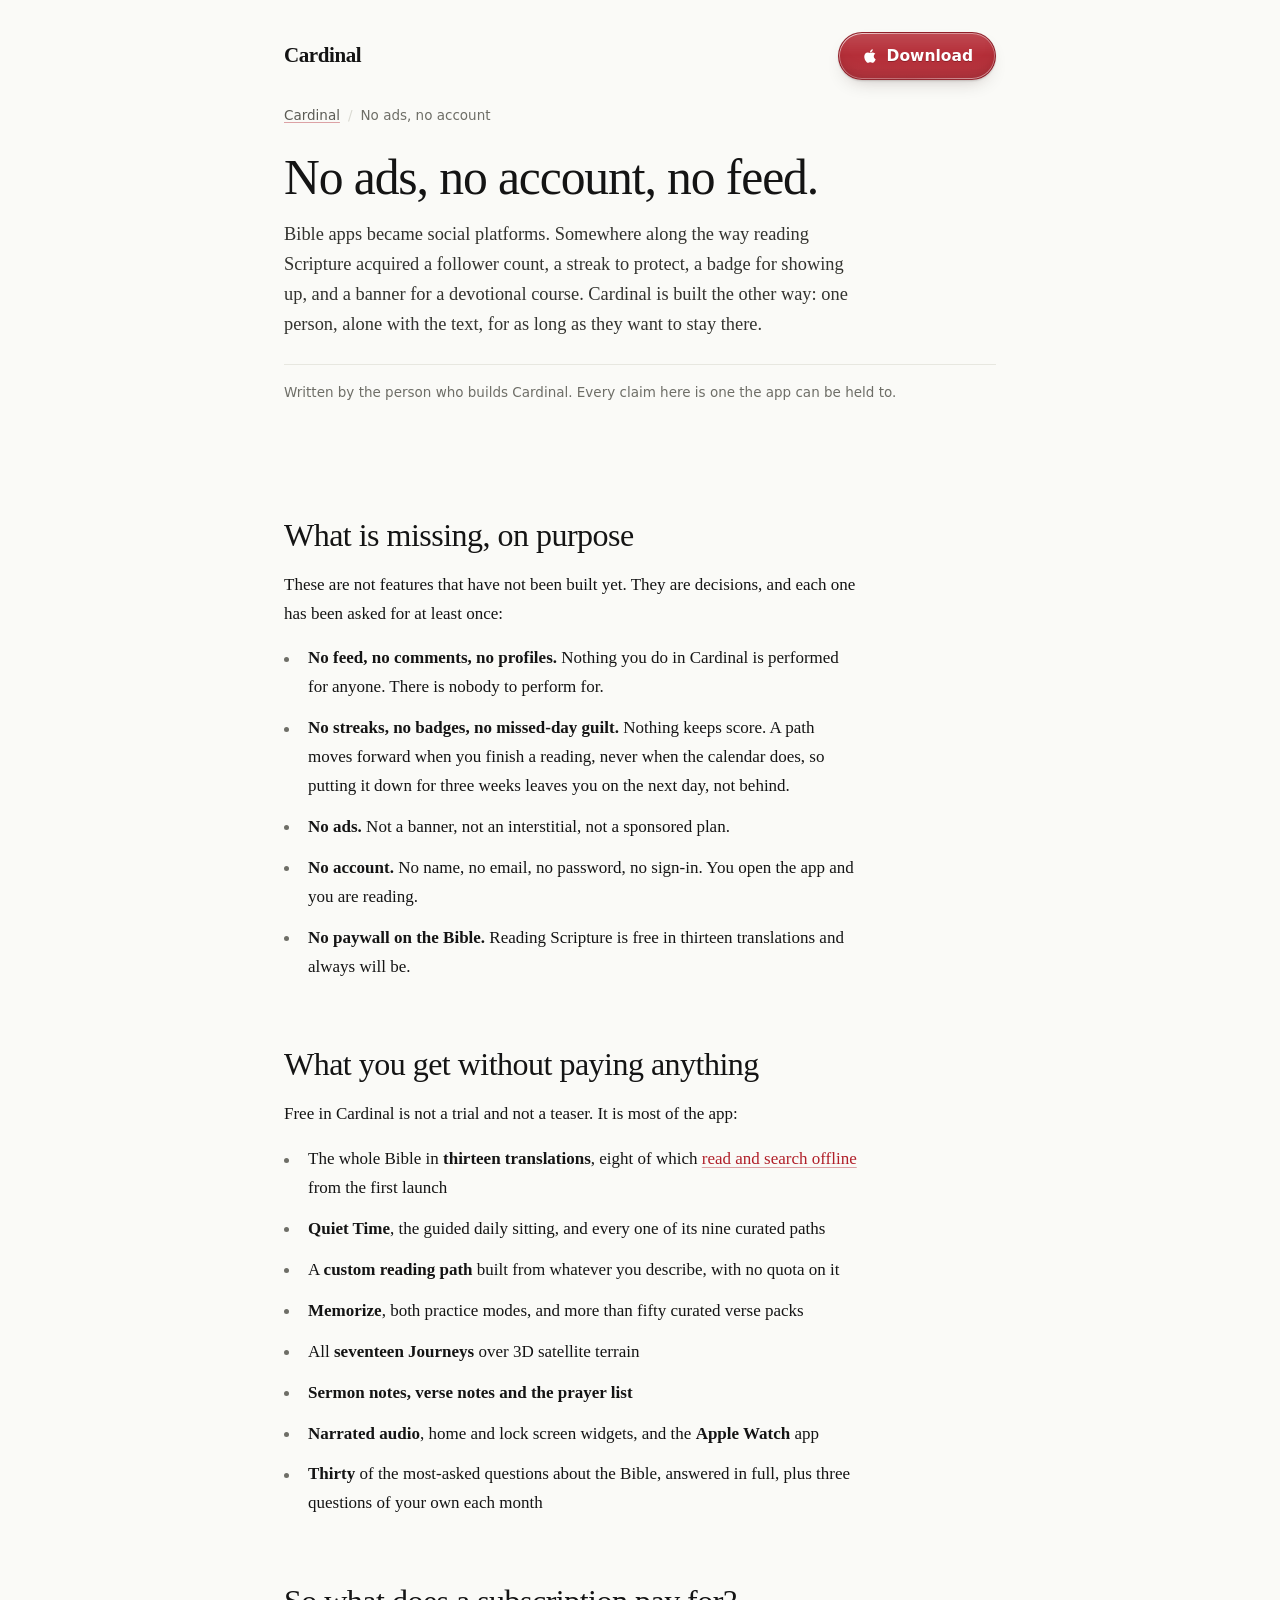
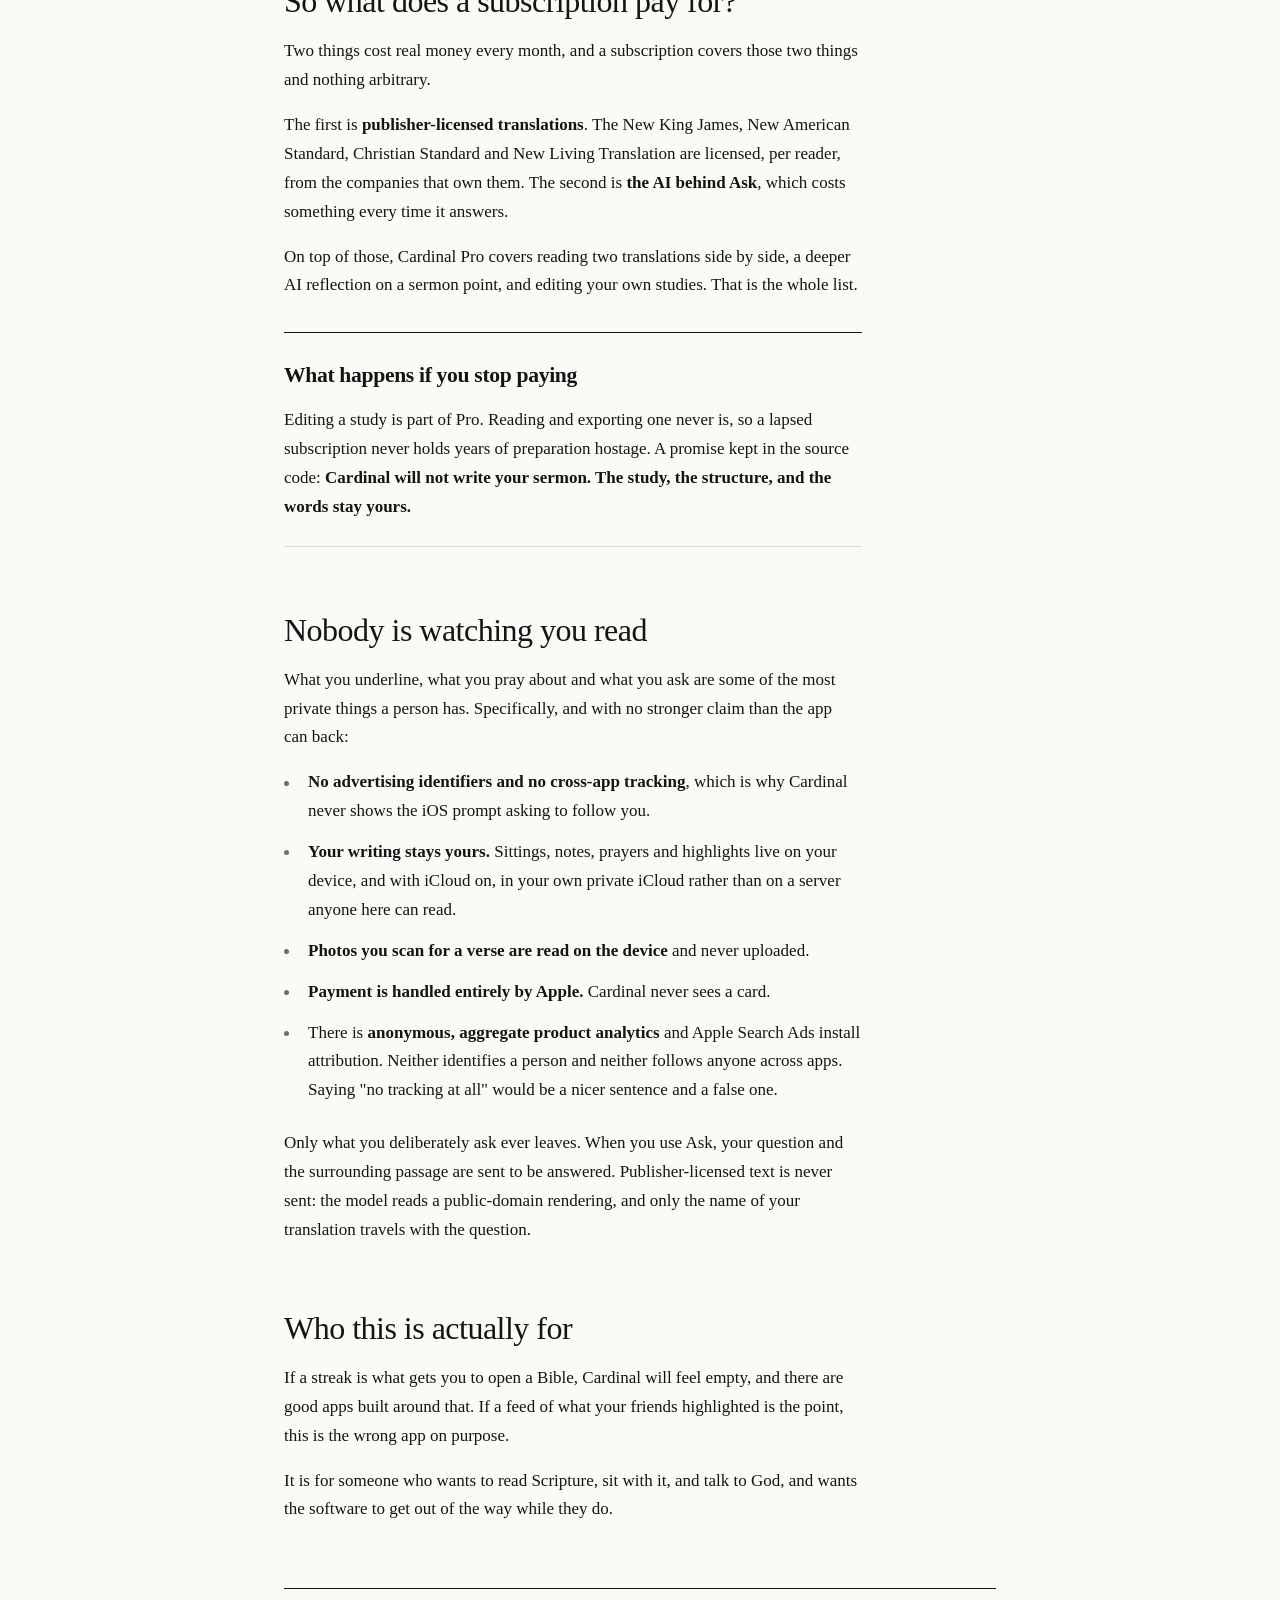
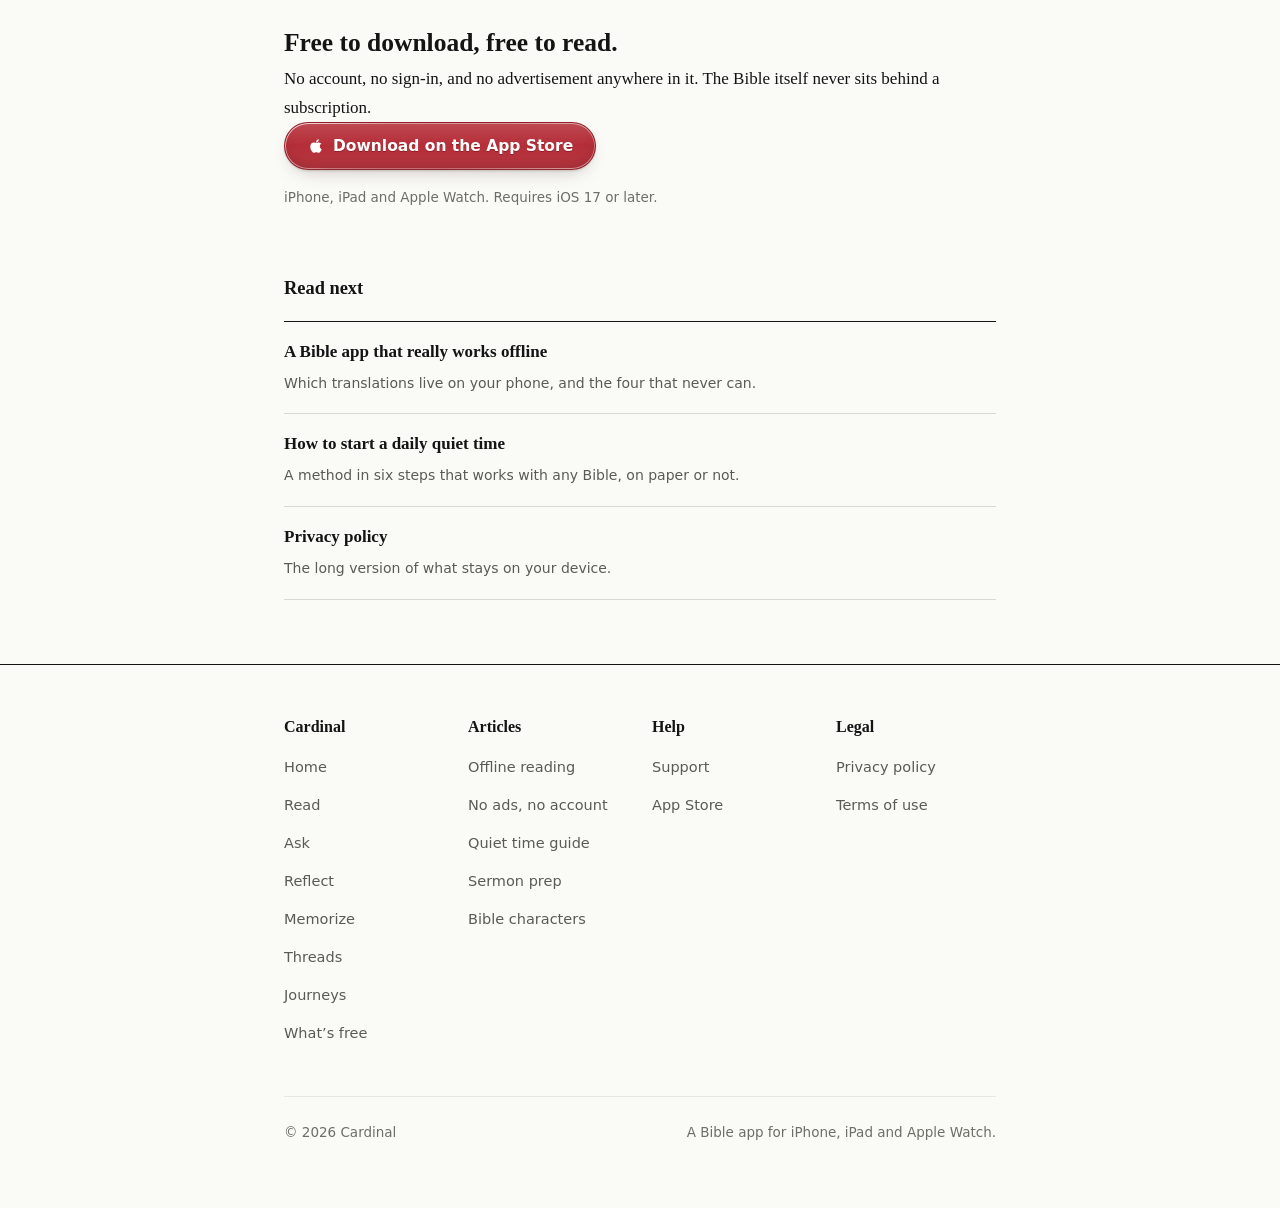
<file: bible-app-no-ads/index.html>
<!DOCTYPE html>
<html lang="en" class="no-js">
<head>
  <script>document.documentElement.classList.remove('no-js');</script>
  <meta charset="UTF-8" />
  <meta name="viewport" content="width=device-width, initial-scale=1.0" />

  <title>A Bible App With No Ads, No Account and No Feed &middot; Cardinal</title>
  <meta name="description" content="No ads, no sign-in, no streaks and no feed. What Cardinal leaves out on purpose, what stays free forever, and the honest list of what a subscription covers." />
  <link rel="canonical" href="https://cardinalbible.app/bible-app-no-ads/" />
  <meta name="theme-color" content="#FAFAF7" />
  <meta name="robots" content="index, follow, max-snippet:-1, max-image-preview:large" />

  <meta property="og:title" content="A Bible App With No Ads, No Account and No Feed" />
  <meta property="og:description" content="What Cardinal leaves out on purpose, and what stays free forever." />
  <meta property="og:type" content="article" />
  <meta property="og:url" content="https://cardinalbible.app/bible-app-no-ads/" />
  <meta property="og:image" content="https://cardinalbible.app/img/og.png" />
  <meta property="og:site_name" content="Cardinal" />
  <meta name="twitter:card" content="summary_large_image" />
  <meta name="twitter:title" content="A Bible App With No Ads, No Account and No Feed" />
  <meta name="twitter:image" content="https://cardinalbible.app/img/og.png" />

  <link rel="icon" href="/favicon.ico" sizes="any" />
  <link rel="icon" type="image/png" sizes="32x32" href="/favicon-32.png" />
  <link rel="apple-touch-icon" sizes="180x180" href="/apple-touch-icon.png" />
  <link rel="stylesheet" href="/css/pages.css" />
</head>
<body>

<a class="skip" href="#main">Skip to content</a>

<div class="wrap">
  <header class="top">
    <a class="brand" href="/">Cardinal</a>
    <a class="btn btn-primary" href="https://apps.apple.com/app/id6758185643">
      <svg viewBox="0 0 24 24" fill="currentColor" aria-hidden="true"><path d="M17.05 20.28c-.98.95-2.05.8-3.08.35-1.09-.46-2.09-.48-3.24 0-1.44.62-2.2.44-3.06-.35C2.79 15.25 3.51 7.59 9.05 7.31c1.35.07 2.29.74 3.08.8 1.18-.24 2.31-.93 3.57-.84 1.51.12 2.65.72 3.4 1.8-3.12 1.87-2.38 5.98.48 7.13-.57 1.5-1.31 2.99-2.54 4.09l.01-.01zM12 7.25c-.15-2.23 1.66-4.07 3.74-4.25.29 2.58-2.34 4.5-3.74 4.25z"/></svg>
      Download
    </a>
  </header>

  <main id="main" tabindex="-1">
    <nav class="crumb" aria-label="Breadcrumb">
      <ol>
        <li><a href="/">Cardinal</a></li>
        <li><span aria-current="page">No ads, no account</span></li>
      </ol>
    </nav>

    <h1>No ads, no account, no feed.</h1>
    <p class="lede">Bible apps became social platforms. Somewhere along the way reading Scripture acquired a follower count, a streak to protect, a badge for showing up, and a banner for a devotional course. Cardinal is built the other way: one person, alone with the text, for as long as they want to stay there.</p>
    <p class="byline">Written by the person who builds Cardinal. Every claim here is one the app can be held to.</p>

    <article>
      <h2>What is missing, on purpose</h2>
      <p>These are not features that have not been built yet. They are decisions, and each one has been asked for at least once:</p>
      <ul>
        <li><strong>No feed, no comments, no profiles.</strong> Nothing you do in Cardinal is performed for anyone. There is nobody to perform for.</li>
        <li><strong>No streaks, no badges, no missed-day guilt.</strong> Nothing keeps score. A path moves forward when you finish a reading, never when the calendar does, so putting it down for three weeks leaves you on the next day, not behind.</li>
        <li><strong>No ads.</strong> Not a banner, not an interstitial, not a sponsored plan.</li>
        <li><strong>No account.</strong> No name, no email, no password, no sign-in. You open the app and you are reading.</li>
        <li><strong>No paywall on the Bible.</strong> Reading Scripture is free in thirteen translations and always will be.</li>
      </ul>

      <h2>What you get without paying anything</h2>
      <p>Free in Cardinal is not a trial and not a teaser. It is most of the app:</p>
      <ul>
        <li>The whole Bible in <strong>thirteen translations</strong>, eight of which <a href="/offline-bible-app/">read and search offline</a> from the first launch</li>
        <li><strong>Quiet Time</strong>, the guided daily sitting, and every one of its nine curated paths</li>
        <li>A <strong>custom reading path</strong> built from whatever you describe, with no quota on it</li>
        <li><strong>Memorize</strong>, both practice modes, and more than fifty curated verse packs</li>
        <li>All <strong>seventeen Journeys</strong> over 3D satellite terrain</li>
        <li><strong>Sermon notes, verse notes and the prayer list</strong></li>
        <li><strong>Narrated audio</strong>, home and lock screen widgets, and the <strong>Apple Watch</strong> app</li>
        <li><strong>Thirty</strong> of the most-asked questions about the Bible, answered in full, plus three questions of your own each month</li>
      </ul>

      <h2>So what does a subscription pay for?</h2>
      <p>Two things cost real money every month, and a subscription covers those two things and nothing arbitrary.</p>
      <p>The first is <strong>publisher-licensed translations</strong>. The New King James, New American Standard, Christian Standard and New Living Translation are licensed, per reader, from the companies that own them. The second is <strong>the AI behind Ask</strong>, which costs something every time it answers.</p>
      <p>On top of those, Cardinal Pro covers reading two translations side by side, a deeper AI reflection on a sermon point, and editing your own studies. That is the whole list.</p>

      <div class="note">
        <h3>What happens if you stop paying</h3>
        <p>Editing a study is part of Pro. Reading and exporting one never is, so a lapsed subscription never holds years of preparation hostage. A promise kept in the source code: <strong>Cardinal will not write your sermon. The study, the structure, and the words stay yours.</strong></p>
      </div>

      <h2>Nobody is watching you read</h2>
      <p>What you underline, what you pray about and what you ask are some of the most private things a person has. Specifically, and with no stronger claim than the app can back:</p>
      <ul>
        <li><strong>No advertising identifiers and no cross-app tracking</strong>, which is why Cardinal never shows the iOS prompt asking to follow you.</li>
        <li><strong>Your writing stays yours.</strong> Sittings, notes, prayers and highlights live on your device, and with iCloud on, in your own private iCloud rather than on a server anyone here can read.</li>
        <li><strong>Photos you scan for a verse are read on the device</strong> and never uploaded.</li>
        <li><strong>Payment is handled entirely by Apple.</strong> Cardinal never sees a card.</li>
        <li>There is <strong>anonymous, aggregate product analytics</strong> and Apple Search Ads install attribution. Neither identifies a person and neither follows anyone across apps. Saying "no tracking at all" would be a nicer sentence and a false one.</li>
      </ul>
      <p>Only what you deliberately ask ever leaves. When you use Ask, your question and the surrounding passage are sent to be answered. Publisher-licensed text is never sent: the model reads a public-domain rendering, and only the name of your translation travels with the question.</p>

      <h2>Who this is actually for</h2>
      <p>If a streak is what gets you to open a Bible, Cardinal will feel empty, and there are good apps built around that. If a feed of what your friends highlighted is the point, this is the wrong app on purpose.</p>
      <p>It is for someone who wants to read Scripture, sit with it, and talk to God, and wants the software to get out of the way while they do.</p>
    </article>

    <section class="cta">
      <h2>Free to download, free to read.</h2>
      <p>No account, no sign-in, and no advertisement anywhere in it. The Bible itself never sits behind a subscription.</p>
      <a class="btn btn-primary" href="https://apps.apple.com/app/id6758185643">
        <svg viewBox="0 0 24 24" fill="currentColor" aria-hidden="true"><path d="M17.05 20.28c-.98.95-2.05.8-3.08.35-1.09-.46-2.09-.48-3.24 0-1.44.62-2.2.44-3.06-.35C2.79 15.25 3.51 7.59 9.05 7.31c1.35.07 2.29.74 3.08.8 1.18-.24 2.31-.93 3.57-.84 1.51.12 2.65.72 3.4 1.8-3.12 1.87-2.38 5.98.48 7.13-.57 1.5-1.31 2.99-2.54 4.09l.01-.01zM12 7.25c-.15-2.23 1.66-4.07 3.74-4.25.29 2.58-2.34 4.5-3.74 4.25z"/></svg>
        Download on the App Store
      </a>
      <p class="fine">iPhone, iPad and Apple Watch. Requires iOS 17 or later.</p>
    </section>

    <nav class="next" aria-labelledby="next-h">
      <h2 id="next-h">Read next</h2>
      <ul>
        <li><a href="/offline-bible-app/"><strong>A Bible app that really works offline</strong><span>Which translations live on your phone, and the four that never can.</span></a></li>
        <li><a href="/quiet-time/"><strong>How to start a daily quiet time</strong><span>A method in six steps that works with any Bible, on paper or not.</span></a></li>
        <li><a href="/privacy-policy.html"><strong>Privacy policy</strong><span>The long version of what stays on your device.</span></a></li>
      </ul>
    </nav>
  </main>
</div>

<footer class="site">
  <div class="wrap">
    <div class="foot-grid">
      <div>
        <h2>Cardinal</h2>
        <ul>
          <li><a href="/">Home</a></li>
          <li><a href="/#read">Read</a></li>
          <li><a href="/#ask">Ask</a></li>
          <li><a href="/#quiet-time">Reflect</a></li>
          <li><a href="/#memorize">Memorize</a></li>
          <li><a href="/#threads">Threads</a></li>
          <li><a href="/#journeys">Journeys</a></li>
          <li><a href="/#pricing">What&rsquo;s free</a></li>
        </ul>
      </div>
      <div>
        <h2>Articles</h2>
        <ul>
          <li><a href="/offline-bible-app/">Offline reading</a></li>
          <li><a href="/bible-app-no-ads/">No ads, no account</a></li>
          <li><a href="/quiet-time/">Quiet time guide</a></li>
          <li><a href="/sermon-notes/">Sermon prep</a></li>
          <li><a href="/bible-characters/">Bible characters</a></li>
        </ul>
      </div>
      <div>
        <h2>Help</h2>
        <ul>
          <li><a href="/support.html">Support</a></li>
          <li><a href="https://apps.apple.com/app/id6758185643">App Store</a></li>
        </ul>
      </div>
      <div>
        <h2>Legal</h2>
        <ul>
          <li><a href="/privacy-policy.html">Privacy policy</a></li>
          <li><a href="/terms-of-use.html">Terms of use</a></li>
        </ul>
      </div>
    </div>
    <div class="foot-base">
      <div>&copy; <span id="year">2026</span> Cardinal</div>
      <div>A Bible app for iPhone, iPad and Apple Watch.</div>
    </div>
  </div>
</footer>

<script>document.getElementById('year').textContent = new Date().getFullYear();</script>
<script defer src="/js/pages.js"></script>

<script type="application/ld+json">
{
  "@context": "https://schema.org",
  "@graph": [
    {
      "@type": "BreadcrumbList",
      "itemListElement": [
        { "@type": "ListItem", "position": 1, "name": "Cardinal", "item": "https://cardinalbible.app/" },
        { "@type": "ListItem", "position": 2, "name": "No ads, no account", "item": "https://cardinalbible.app/bible-app-no-ads/" }
      ]
    },
    {
      "@type": "Article",
      "headline": "A Bible app with no ads, no account and no feed",
      "description": "What Cardinal leaves out on purpose, what stays free forever, and the honest list of what a subscription covers.",
      "url": "https://cardinalbible.app/bible-app-no-ads/",
      "inLanguage": "en",
      "image": "https://cardinalbible.app/img/og.png",
      "publisher": { "@type": "Organization", "name": "Cardinal", "url": "https://cardinalbible.app/" },
      "about": { "@type": "SoftwareApplication", "name": "Cardinal", "applicationCategory": "LifestyleApplication", "operatingSystem": "iOS 17.0 or later" }
    },
    {
      "@type": "FAQPage",
      "mainEntity": [
        {
          "@type": "Question",
          "name": "Is there a Bible app with no ads?",
          "acceptedAnswer": { "@type": "Answer", "text": "Cardinal has no ads of any kind: no banners, no interstitials and no sponsored reading plans. It also has no advertising identifiers and no cross-app tracking, which is why it never shows the iOS prompt asking to follow you across other apps." }
        },
        {
          "@type": "Question",
          "name": "Does Cardinal require an account?",
          "acceptedAnswer": { "@type": "Answer", "text": "No. There is no name, no email, no password and no sign-in anywhere in Cardinal. Your sittings, notes, prayers and highlights live on your device, and with iCloud turned on, in your own private iCloud rather than on a server the developer can read." }
        },
        {
          "@type": "Question",
          "name": "Is Cardinal free, and what does the subscription cover?",
          "acceptedAnswer": { "@type": "Answer", "text": "Cardinal is free to download and free to use, and reading the Bible is free in thirteen translations permanently. Cardinal Pro is an optional subscription covering the four translations licensed from their publishers, unlimited use of Ask beyond the free thirty answered questions and three of your own each month, side-by-side reading, a deeper reflection on a sermon point, and editing your own studies." }
        },
        {
          "@type": "Question",
          "name": "Does Cardinal have streaks?",
          "acceptedAnswer": { "@type": "Answer", "text": "No. There are no streaks, badges or missed-day notifications, and nothing in the app keeps score. A reading path advances when you finish a reading rather than when the calendar does, so a gap never leaves you behind." }
        }
      ]
    }
  ]
}
</script>

</body>
</html>
</file>
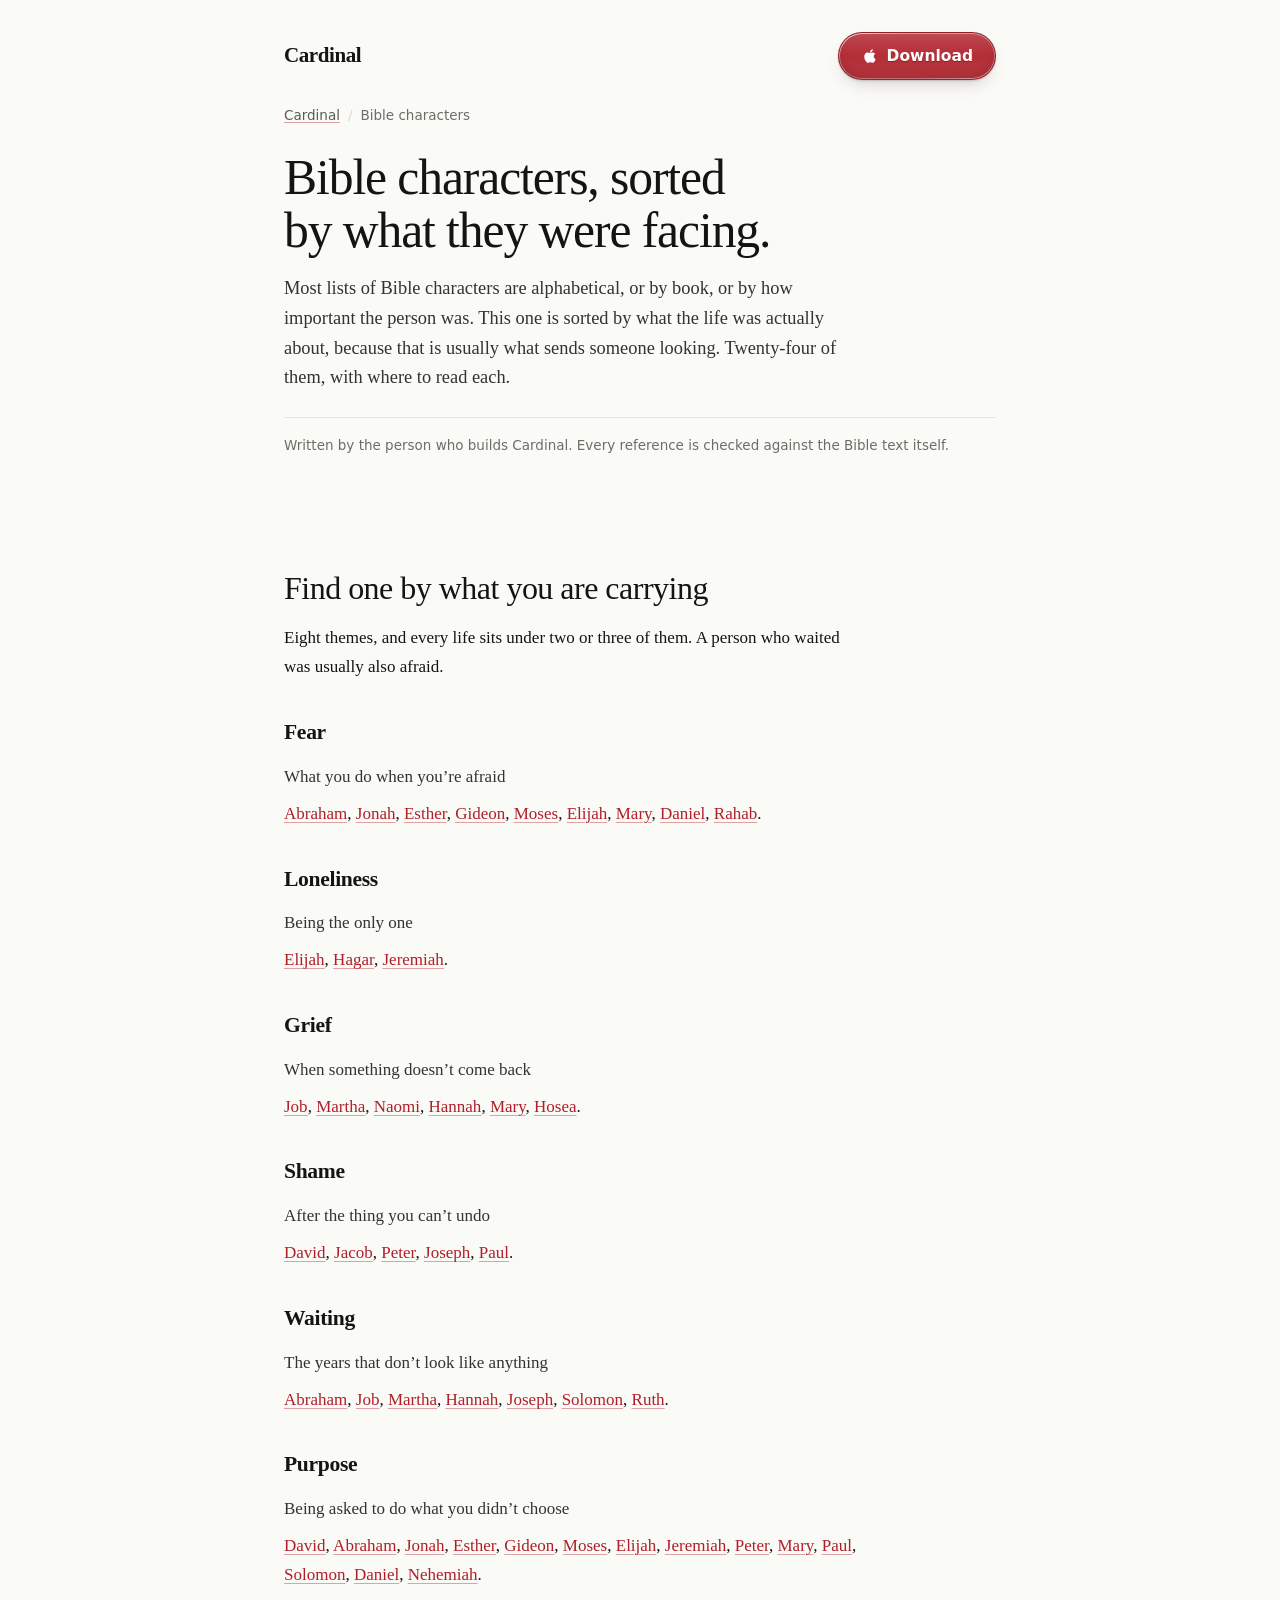
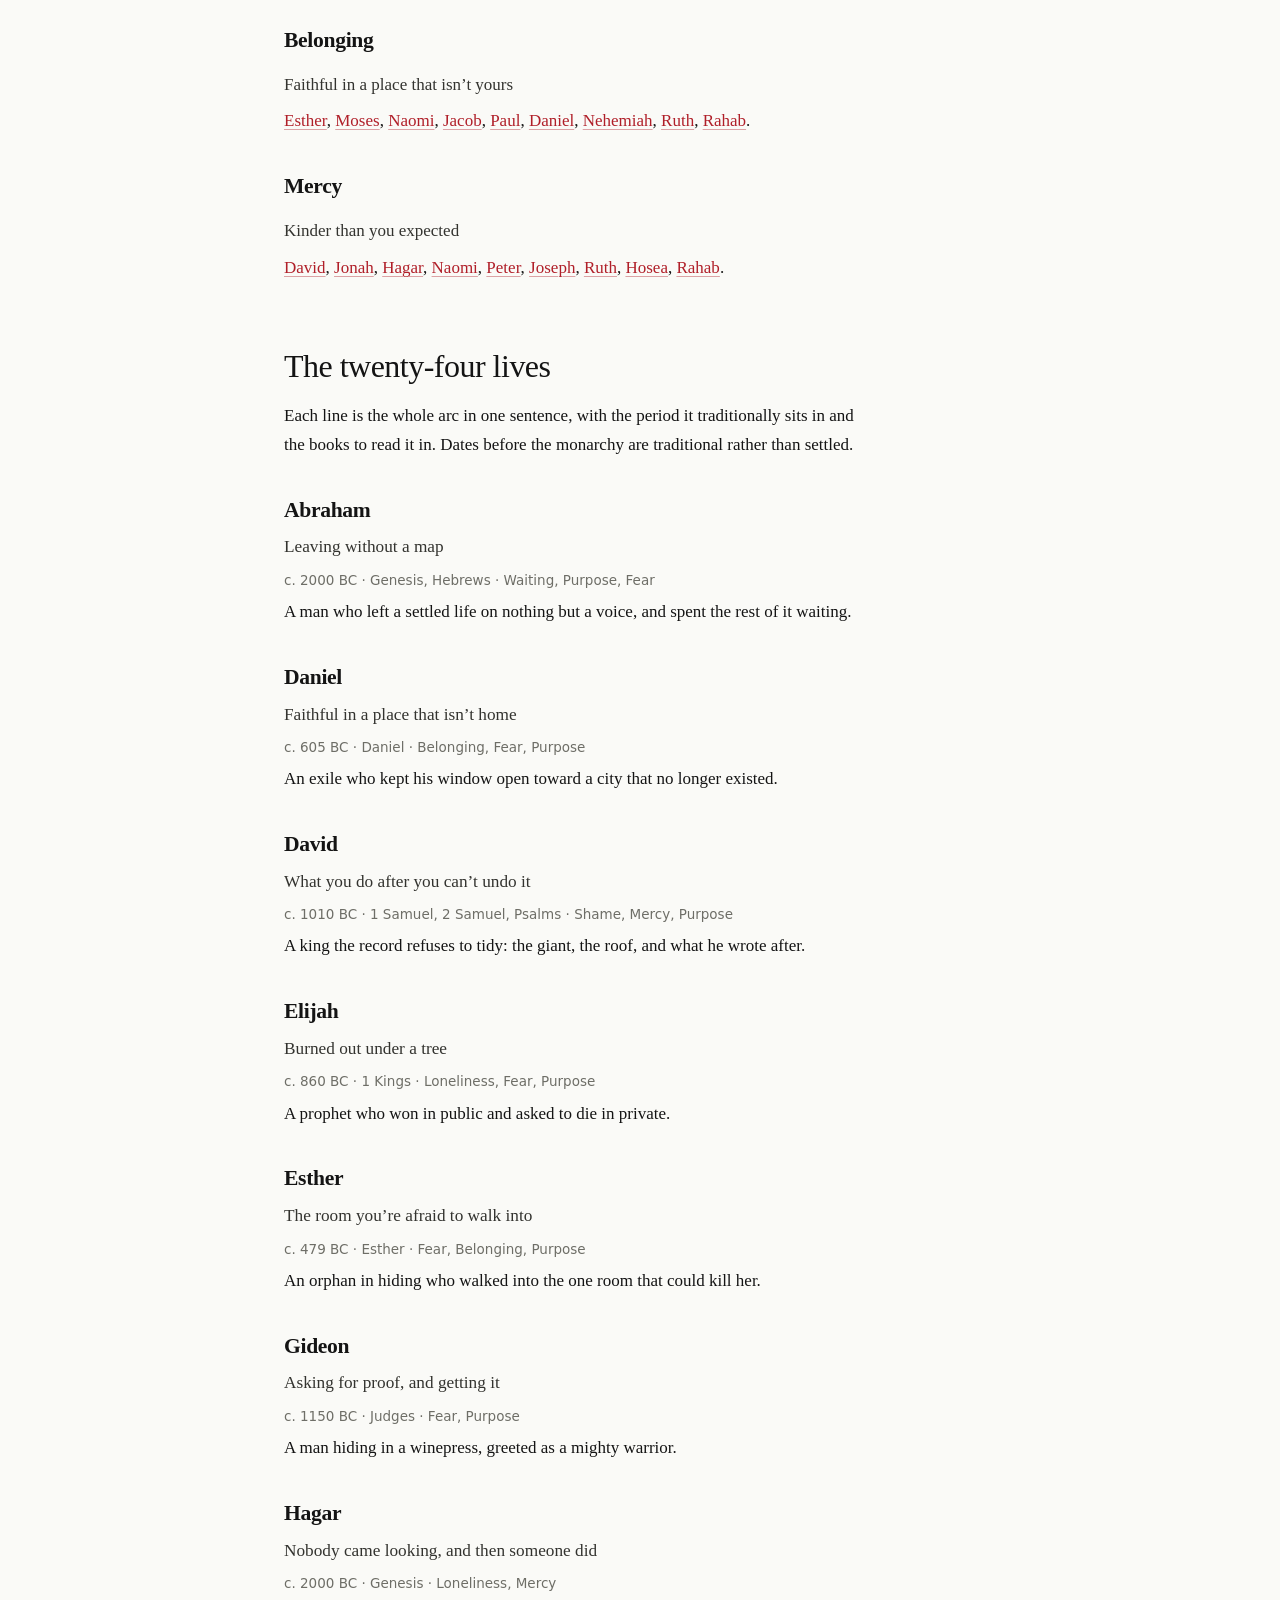
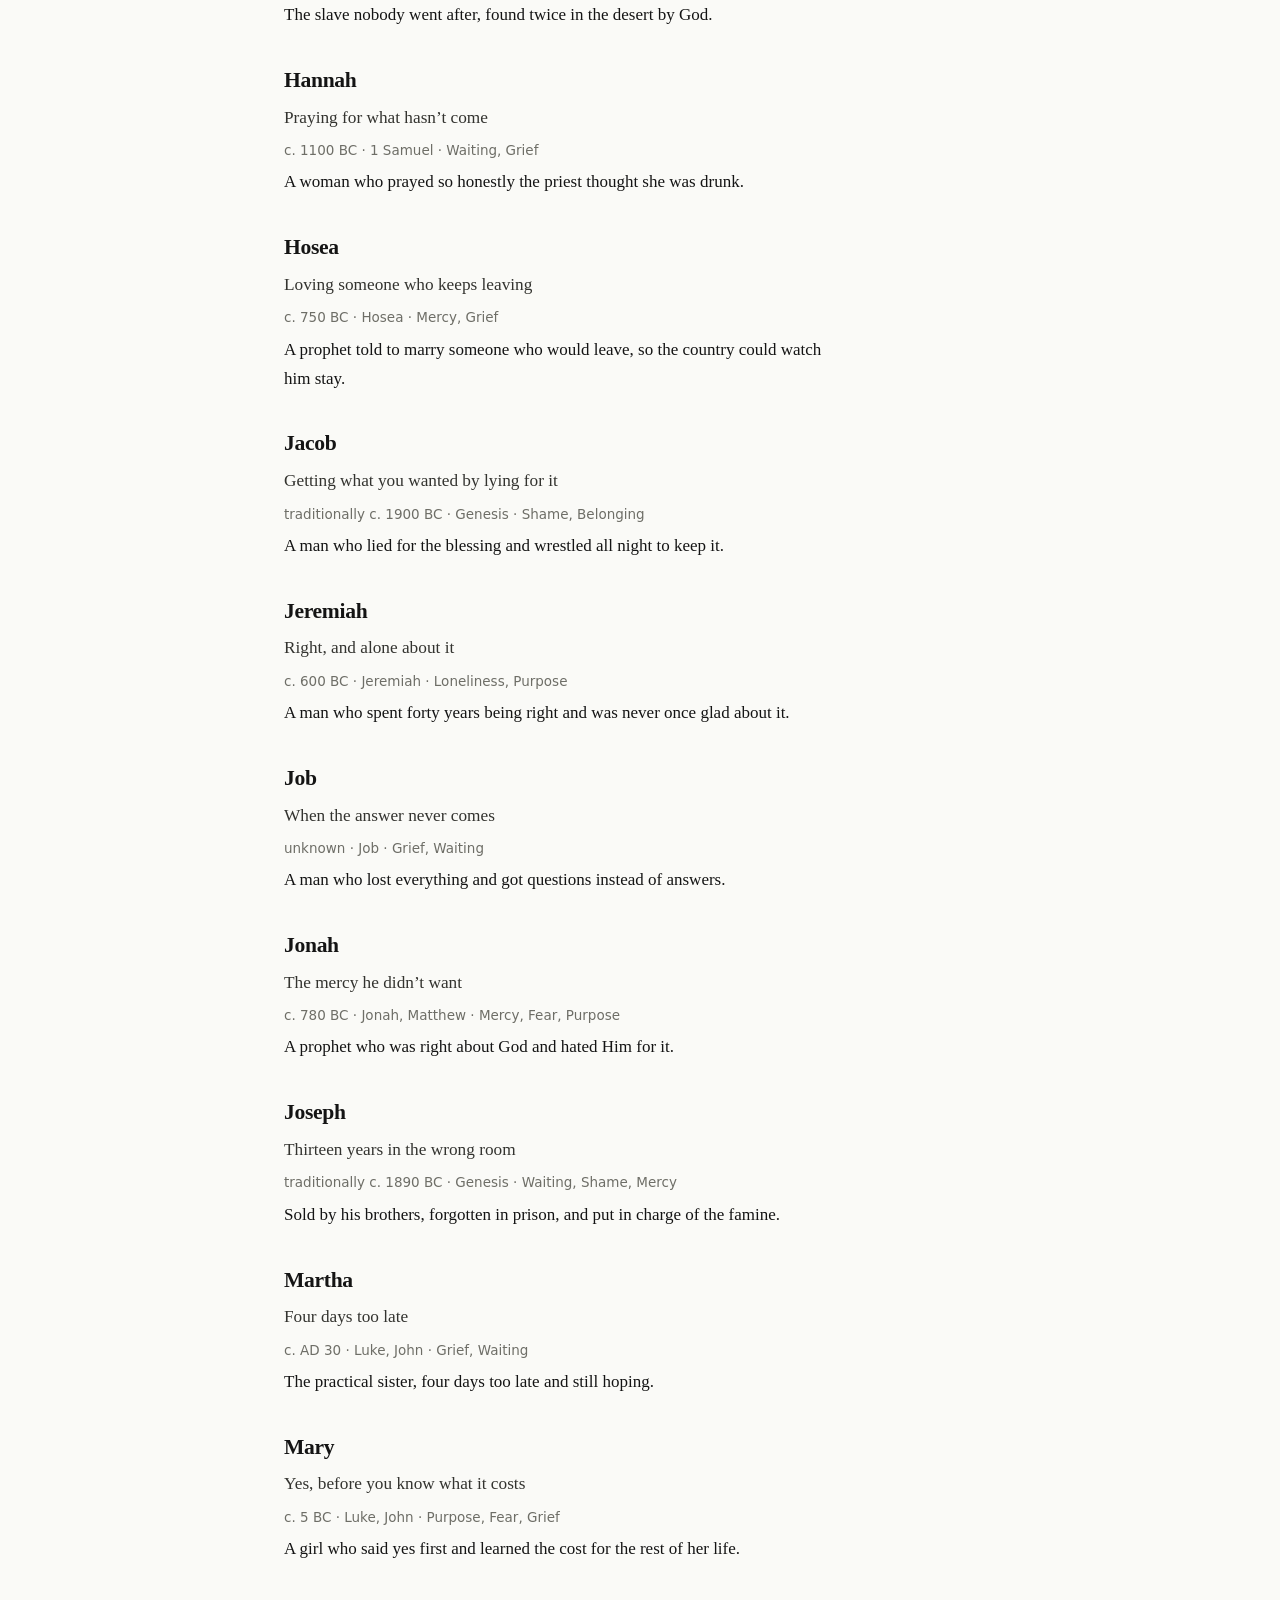
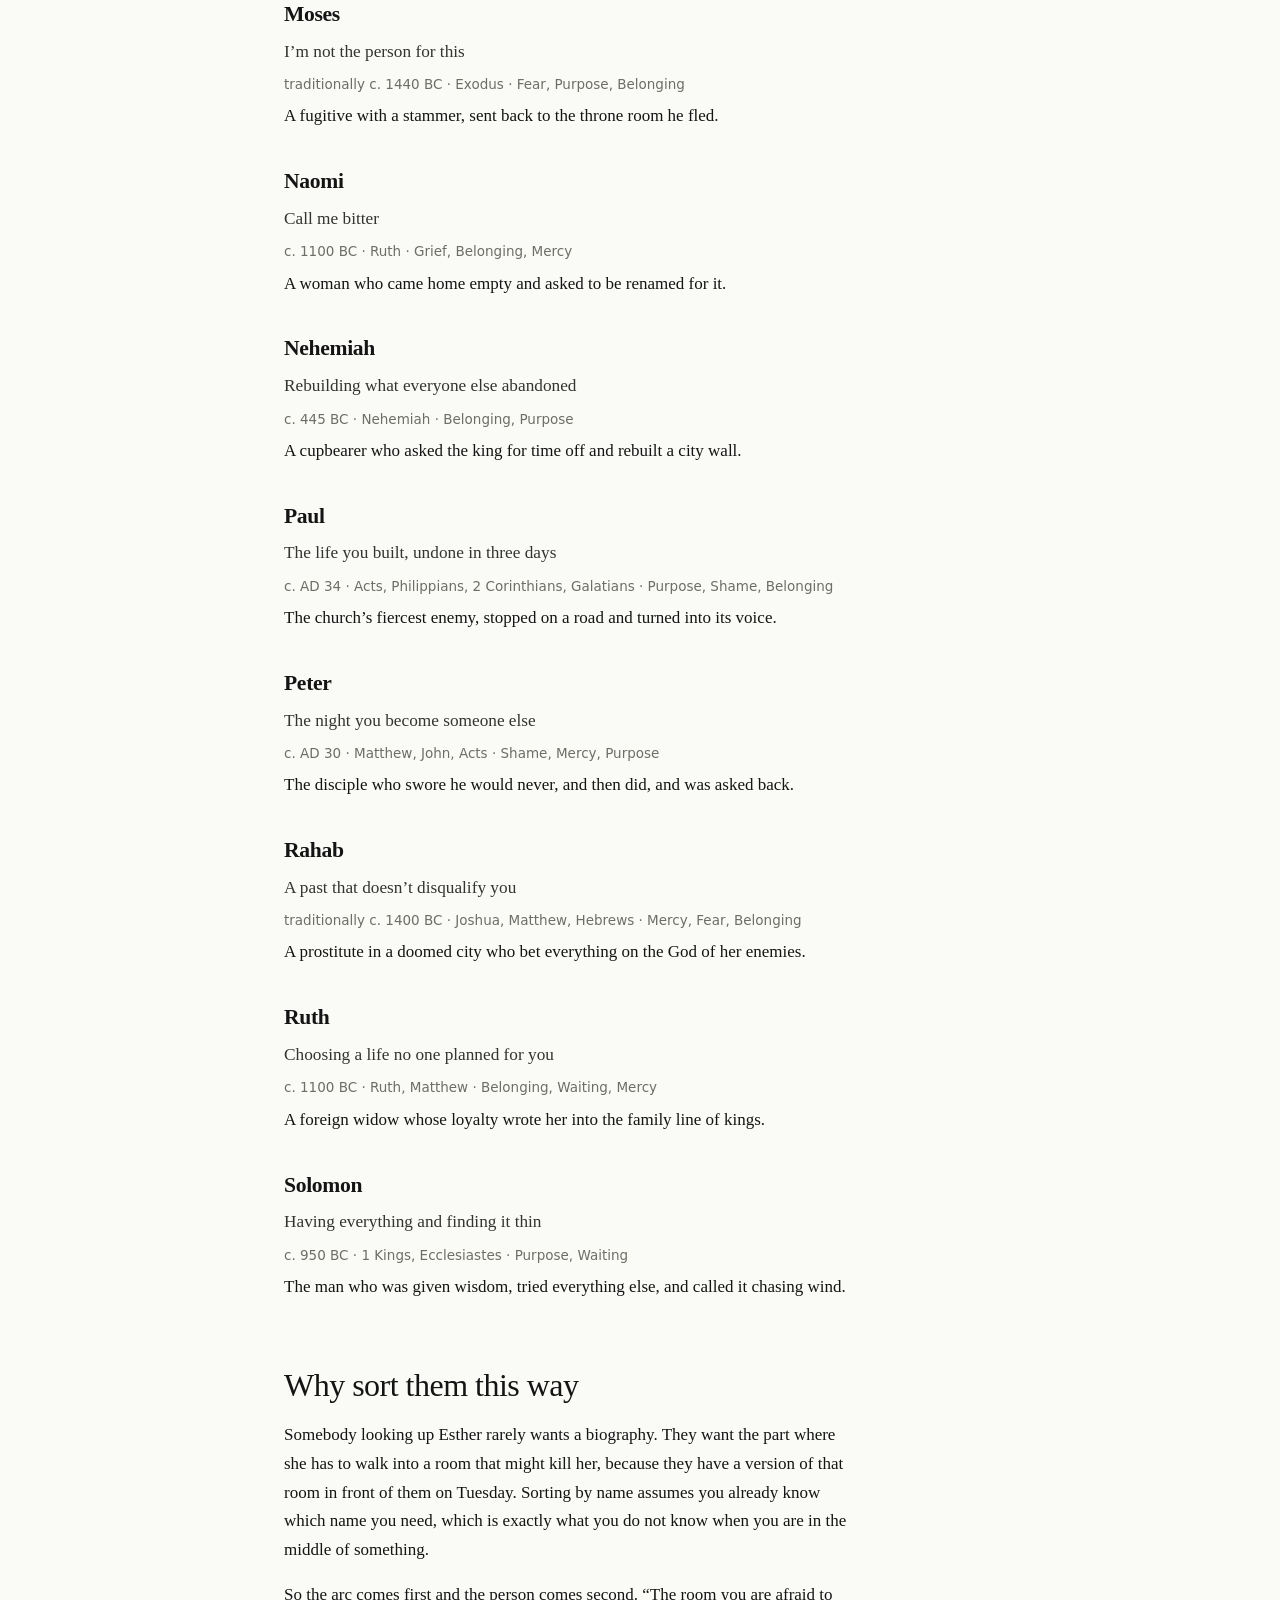
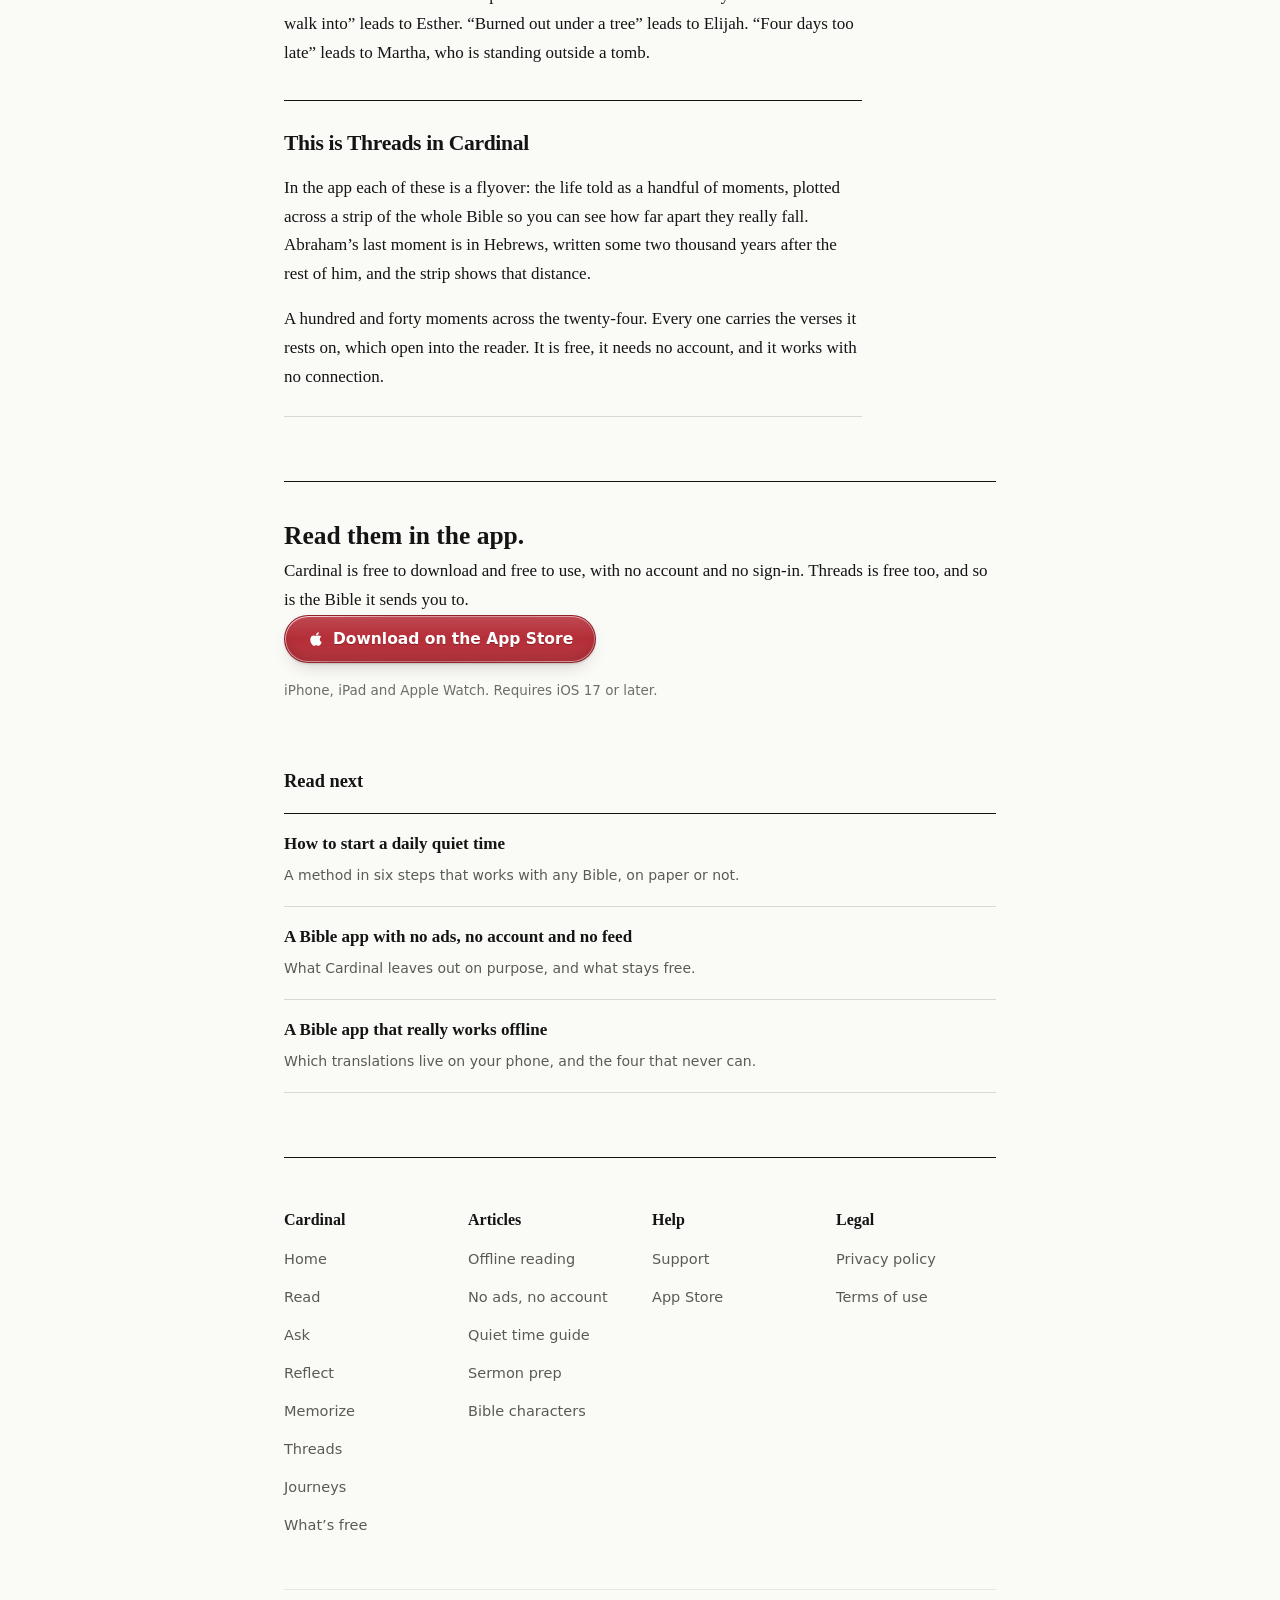
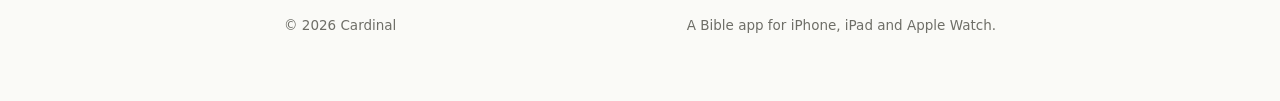
<file: bible-characters/index.html>
<!DOCTYPE html>
<html lang="en" class="no-js">
<head>
  <script>document.documentElement.classList.remove('no-js');</script>
  <meta charset="UTF-8" />
  <meta name="viewport" content="width=device-width, initial-scale=1.0" />

  <title>Bible Characters, Sorted by What They Were Facing &middot; Cardinal</title>
  <meta name="description" content="Twenty-four lives of Scripture grouped by fear, loneliness, grief, shame, waiting, purpose, belonging and mercy. Who in the Bible faced what you are facing, and where to read it." />
  <link rel="canonical" href="https://cardinalbible.app/bible-characters/" />
  <meta name="theme-color" content="#FAFAF7" />
  <meta name="robots" content="index, follow, max-snippet:-1, max-image-preview:large" />

  <meta property="og:title" content="Bible Characters, Sorted by What They Were Facing" />
  <meta property="og:description" content="Twenty-four lives of Scripture, grouped by what each one was about rather than by name." />
  <meta property="og:type" content="article" />
  <meta property="og:url" content="https://cardinalbible.app/bible-characters/" />
  <meta property="og:image" content="https://cardinalbible.app/img/og.png" />
  <meta property="og:site_name" content="Cardinal" />
  <meta name="twitter:card" content="summary_large_image" />
  <meta name="twitter:title" content="Bible Characters, Sorted by What They Were Facing" />
  <meta name="twitter:image" content="https://cardinalbible.app/img/og.png" />

  <link rel="icon" href="/favicon.ico" sizes="any" />
  <link rel="icon" type="image/png" sizes="32x32" href="/favicon-32.png" />
  <link rel="apple-touch-icon" sizes="180x180" href="/apple-touch-icon.png" />
  <link rel="stylesheet" href="/css/pages.css" />
  <style>
    /* Twenty-four entries of the same shape. A typographic block rather than a
       card: a border and a fill around each would make this page a grid of
       boxes, and the list is the content. */
    .lives { display: grid; gap: var(--s-6); margin: var(--s-6) 0 var(--s-7); }
    .lives .life { padding-top: 0; }
    .life { max-width: 68ch; }
    .life h3 { margin: 0 0 var(--s-1); scroll-margin-top: var(--s-5); }
    .life .arc {
      font-family: var(--font-display);
      font-size: 1.08rem;
      color: var(--ink-2); margin: 0 0 var(--s-2);
    }
    .life .meta {
      font-family: var(--font-ui);
      font-size: 13.5px; color: var(--muted);
      margin: 0 0 var(--s-2); line-height: 1.5;
    }
    .life p:last-child { margin-bottom: 0; }
    .blurb { color: var(--ink-2); margin-bottom: var(--s-2); }
    .themes h3 { scroll-margin-top: var(--s-5); }
  </style>
</head>
<body>

<a class="skip" href="#main">Skip to content</a>

<div class="wrap">
  <header class="top">
    <a class="brand" href="/">Cardinal</a>
    <a class="btn btn-primary" href="https://apps.apple.com/app/id6758185643">
      <svg viewBox="0 0 24 24" fill="currentColor" aria-hidden="true"><path d="M17.05 20.28c-.98.95-2.05.8-3.08.35-1.09-.46-2.09-.48-3.24 0-1.44.62-2.2.44-3.06-.35C2.79 15.25 3.51 7.59 9.05 7.31c1.35.07 2.29.74 3.08.8 1.18-.24 2.31-.93 3.57-.84 1.51.12 2.65.72 3.4 1.8-3.12 1.87-2.38 5.98.48 7.13-.57 1.5-1.31 2.99-2.54 4.09l.01-.01zM12 7.25c-.15-2.23 1.66-4.07 3.74-4.25.29 2.58-2.34 4.5-3.74 4.25z"/></svg>
      Download
    </a>
  </header>

  <main id="main" tabindex="-1">
    <nav class="crumb" aria-label="Breadcrumb">
      <ol>
        <li><a href="/">Cardinal</a></li>
        <li><span aria-current="page">Bible characters</span></li>
      </ol>
    </nav>

    <h1>Bible characters, sorted by what they were facing.</h1>
    <p class="lede">Most lists of Bible characters are alphabetical, or by book, or by how important the person was. This one is sorted by what the life was actually about, because that is usually what sends someone looking. Twenty-four of them, with where to read each.</p>
    <p class="byline">Written by the person who builds Cardinal. Every reference is checked against the Bible text itself.</p>

    <article>
    <section class="themes" aria-labelledby="themes-h">
      <h2 id="themes-h">Find one by what you are carrying</h2>
      <p>Eight themes, and every life sits under two or three of them. A person who waited was usually also afraid.</p>

      <h3 id="t-fear">Fear</h3>
      <p class="blurb">What you do when you&rsquo;re afraid</p>
      <p><a href="#abraham">Abraham</a>, <a href="#jonah">Jonah</a>, <a href="#esther">Esther</a>, <a href="#gideon">Gideon</a>, <a href="#moses">Moses</a>, <a href="#elijah">Elijah</a>, <a href="#mary">Mary</a>, <a href="#daniel">Daniel</a>, <a href="#rahab">Rahab</a>.</p>
      <h3 id="t-loneliness">Loneliness</h3>
      <p class="blurb">Being the only one</p>
      <p><a href="#elijah">Elijah</a>, <a href="#hagar">Hagar</a>, <a href="#jeremiah">Jeremiah</a>.</p>
      <h3 id="t-grief">Grief</h3>
      <p class="blurb">When something doesn&rsquo;t come back</p>
      <p><a href="#job">Job</a>, <a href="#martha">Martha</a>, <a href="#naomi">Naomi</a>, <a href="#hannah">Hannah</a>, <a href="#mary">Mary</a>, <a href="#hosea">Hosea</a>.</p>
      <h3 id="t-shame">Shame</h3>
      <p class="blurb">After the thing you can&rsquo;t undo</p>
      <p><a href="#david">David</a>, <a href="#jacob">Jacob</a>, <a href="#peter">Peter</a>, <a href="#joseph">Joseph</a>, <a href="#paul">Paul</a>.</p>
      <h3 id="t-waiting">Waiting</h3>
      <p class="blurb">The years that don&rsquo;t look like anything</p>
      <p><a href="#abraham">Abraham</a>, <a href="#job">Job</a>, <a href="#martha">Martha</a>, <a href="#hannah">Hannah</a>, <a href="#joseph">Joseph</a>, <a href="#solomon">Solomon</a>, <a href="#ruth">Ruth</a>.</p>
      <h3 id="t-purpose">Purpose</h3>
      <p class="blurb">Being asked to do what you didn&rsquo;t choose</p>
      <p><a href="#david">David</a>, <a href="#abraham">Abraham</a>, <a href="#jonah">Jonah</a>, <a href="#esther">Esther</a>, <a href="#gideon">Gideon</a>, <a href="#moses">Moses</a>, <a href="#elijah">Elijah</a>, <a href="#jeremiah">Jeremiah</a>, <a href="#peter">Peter</a>, <a href="#mary">Mary</a>, <a href="#paul">Paul</a>, <a href="#solomon">Solomon</a>, <a href="#daniel">Daniel</a>, <a href="#nehemiah">Nehemiah</a>.</p>
      <h3 id="t-belonging">Belonging</h3>
      <p class="blurb">Faithful in a place that isn&rsquo;t yours</p>
      <p><a href="#esther">Esther</a>, <a href="#moses">Moses</a>, <a href="#naomi">Naomi</a>, <a href="#jacob">Jacob</a>, <a href="#paul">Paul</a>, <a href="#daniel">Daniel</a>, <a href="#nehemiah">Nehemiah</a>, <a href="#ruth">Ruth</a>, <a href="#rahab">Rahab</a>.</p>
      <h3 id="t-mercy">Mercy</h3>
      <p class="blurb">Kinder than you expected</p>
      <p><a href="#david">David</a>, <a href="#jonah">Jonah</a>, <a href="#hagar">Hagar</a>, <a href="#naomi">Naomi</a>, <a href="#peter">Peter</a>, <a href="#joseph">Joseph</a>, <a href="#ruth">Ruth</a>, <a href="#hosea">Hosea</a>, <a href="#rahab">Rahab</a>.</p>
    </section>

    <section aria-labelledby="lives-h">
      <h2 id="lives-h">The twenty-four lives</h2>
      <p>Each line is the whole arc in one sentence, with the period it traditionally sits in and the books to read it in. Dates before the monarchy are traditional rather than settled.</p>

      <div class="lives">
        <div class="life" id="abraham">
          <h3>Abraham</h3>
          <p class="arc">Leaving without a map</p>
          <p class="meta">c. 2000 BC &middot; Genesis, Hebrews &middot; Waiting, Purpose, Fear</p>
          <p>A man who left a settled life on nothing but a voice, and spent the rest of it waiting.</p>
        </div>
        <div class="life" id="daniel">
          <h3>Daniel</h3>
          <p class="arc">Faithful in a place that isn&rsquo;t home</p>
          <p class="meta">c. 605 BC &middot; Daniel &middot; Belonging, Fear, Purpose</p>
          <p>An exile who kept his window open toward a city that no longer existed.</p>
        </div>
        <div class="life" id="david">
          <h3>David</h3>
          <p class="arc">What you do after you can&rsquo;t undo it</p>
          <p class="meta">c. 1010 BC &middot; 1 Samuel, 2 Samuel, Psalms &middot; Shame, Mercy, Purpose</p>
          <p>A king the record refuses to tidy: the giant, the roof, and what he wrote after.</p>
        </div>
        <div class="life" id="elijah">
          <h3>Elijah</h3>
          <p class="arc">Burned out under a tree</p>
          <p class="meta">c. 860 BC &middot; 1 Kings &middot; Loneliness, Fear, Purpose</p>
          <p>A prophet who won in public and asked to die in private.</p>
        </div>
        <div class="life" id="esther">
          <h3>Esther</h3>
          <p class="arc">The room you&rsquo;re afraid to walk into</p>
          <p class="meta">c. 479 BC &middot; Esther &middot; Fear, Belonging, Purpose</p>
          <p>An orphan in hiding who walked into the one room that could kill her.</p>
        </div>
        <div class="life" id="gideon">
          <h3>Gideon</h3>
          <p class="arc">Asking for proof, and getting it</p>
          <p class="meta">c. 1150 BC &middot; Judges &middot; Fear, Purpose</p>
          <p>A man hiding in a winepress, greeted as a mighty warrior.</p>
        </div>
        <div class="life" id="hagar">
          <h3>Hagar</h3>
          <p class="arc">Nobody came looking, and then someone did</p>
          <p class="meta">c. 2000 BC &middot; Genesis &middot; Loneliness, Mercy</p>
          <p>The slave nobody went after, found twice in the desert by God.</p>
        </div>
        <div class="life" id="hannah">
          <h3>Hannah</h3>
          <p class="arc">Praying for what hasn&rsquo;t come</p>
          <p class="meta">c. 1100 BC &middot; 1 Samuel &middot; Waiting, Grief</p>
          <p>A woman who prayed so honestly the priest thought she was drunk.</p>
        </div>
        <div class="life" id="hosea">
          <h3>Hosea</h3>
          <p class="arc">Loving someone who keeps leaving</p>
          <p class="meta">c. 750 BC &middot; Hosea &middot; Mercy, Grief</p>
          <p>A prophet told to marry someone who would leave, so the country could watch him stay.</p>
        </div>
        <div class="life" id="jacob">
          <h3>Jacob</h3>
          <p class="arc">Getting what you wanted by lying for it</p>
          <p class="meta">traditionally c. 1900 BC &middot; Genesis &middot; Shame, Belonging</p>
          <p>A man who lied for the blessing and wrestled all night to keep it.</p>
        </div>
        <div class="life" id="jeremiah">
          <h3>Jeremiah</h3>
          <p class="arc">Right, and alone about it</p>
          <p class="meta">c. 600 BC &middot; Jeremiah &middot; Loneliness, Purpose</p>
          <p>A man who spent forty years being right and was never once glad about it.</p>
        </div>
        <div class="life" id="job">
          <h3>Job</h3>
          <p class="arc">When the answer never comes</p>
          <p class="meta">unknown &middot; Job &middot; Grief, Waiting</p>
          <p>A man who lost everything and got questions instead of answers.</p>
        </div>
        <div class="life" id="jonah">
          <h3>Jonah</h3>
          <p class="arc">The mercy he didn&rsquo;t want</p>
          <p class="meta">c. 780 BC &middot; Jonah, Matthew &middot; Mercy, Fear, Purpose</p>
          <p>A prophet who was right about God and hated Him for it.</p>
        </div>
        <div class="life" id="joseph">
          <h3>Joseph</h3>
          <p class="arc">Thirteen years in the wrong room</p>
          <p class="meta">traditionally c. 1890 BC &middot; Genesis &middot; Waiting, Shame, Mercy</p>
          <p>Sold by his brothers, forgotten in prison, and put in charge of the famine.</p>
        </div>
        <div class="life" id="martha">
          <h3>Martha</h3>
          <p class="arc">Four days too late</p>
          <p class="meta">c. AD 30 &middot; Luke, John &middot; Grief, Waiting</p>
          <p>The practical sister, four days too late and still hoping.</p>
        </div>
        <div class="life" id="mary">
          <h3>Mary</h3>
          <p class="arc">Yes, before you know what it costs</p>
          <p class="meta">c. 5 BC &middot; Luke, John &middot; Purpose, Fear, Grief</p>
          <p>A girl who said yes first and learned the cost for the rest of her life.</p>
        </div>
        <div class="life" id="moses">
          <h3>Moses</h3>
          <p class="arc">I&rsquo;m not the person for this</p>
          <p class="meta">traditionally c. 1440 BC &middot; Exodus &middot; Fear, Purpose, Belonging</p>
          <p>A fugitive with a stammer, sent back to the throne room he fled.</p>
        </div>
        <div class="life" id="naomi">
          <h3>Naomi</h3>
          <p class="arc">Call me bitter</p>
          <p class="meta">c. 1100 BC &middot; Ruth &middot; Grief, Belonging, Mercy</p>
          <p>A woman who came home empty and asked to be renamed for it.</p>
        </div>
        <div class="life" id="nehemiah">
          <h3>Nehemiah</h3>
          <p class="arc">Rebuilding what everyone else abandoned</p>
          <p class="meta">c. 445 BC &middot; Nehemiah &middot; Belonging, Purpose</p>
          <p>A cupbearer who asked the king for time off and rebuilt a city wall.</p>
        </div>
        <div class="life" id="paul">
          <h3>Paul</h3>
          <p class="arc">The life you built, undone in three days</p>
          <p class="meta">c. AD 34 &middot; Acts, Philippians, 2 Corinthians, Galatians &middot; Purpose, Shame, Belonging</p>
          <p>The church&rsquo;s fiercest enemy, stopped on a road and turned into its voice.</p>
        </div>
        <div class="life" id="peter">
          <h3>Peter</h3>
          <p class="arc">The night you become someone else</p>
          <p class="meta">c. AD 30 &middot; Matthew, John, Acts &middot; Shame, Mercy, Purpose</p>
          <p>The disciple who swore he would never, and then did, and was asked back.</p>
        </div>
        <div class="life" id="rahab">
          <h3>Rahab</h3>
          <p class="arc">A past that doesn&rsquo;t disqualify you</p>
          <p class="meta">traditionally c. 1400 BC &middot; Joshua, Matthew, Hebrews &middot; Mercy, Fear, Belonging</p>
          <p>A prostitute in a doomed city who bet everything on the God of her enemies.</p>
        </div>
        <div class="life" id="ruth">
          <h3>Ruth</h3>
          <p class="arc">Choosing a life no one planned for you</p>
          <p class="meta">c. 1100 BC &middot; Ruth, Matthew &middot; Belonging, Waiting, Mercy</p>
          <p>A foreign widow whose loyalty wrote her into the family line of kings.</p>
        </div>
        <div class="life" id="solomon">
          <h3>Solomon</h3>
          <p class="arc">Having everything and finding it thin</p>
          <p class="meta">c. 950 BC &middot; 1 Kings, Ecclesiastes &middot; Purpose, Waiting</p>
          <p>The man who was given wisdom, tried everything else, and called it chasing wind.</p>
        </div>
      </div>
    </section>

    <section aria-labelledby="how-h">
      <h2 id="how-h">Why sort them this way</h2>
      <p>Somebody looking up Esther rarely wants a biography. They want the part where she has to walk into a room that might kill her, because they have a version of that room in front of them on Tuesday. Sorting by name assumes you already know which name you need, which is exactly what you do not know when you are in the middle of something.</p>
      <p>So the arc comes first and the person comes second. &ldquo;The room you are afraid to walk into&rdquo; leads to Esther. &ldquo;Burned out under a tree&rdquo; leads to Elijah. &ldquo;Four days too late&rdquo; leads to Martha, who is standing outside a tomb.</p>

      <div class="note">
        <h3>This is Threads in Cardinal</h3>
        <p>In the app each of these is a flyover: the life told as a handful of moments, plotted across a strip of the whole Bible so you can see how far apart they really fall. Abraham&rsquo;s last moment is in Hebrews, written some two thousand years after the rest of him, and the strip shows that distance.</p>
        <p>A hundred and forty moments across the twenty-four. Every one carries the verses it rests on, which open into the reader. It is free, it needs no account, and it works with no connection.</p>
      </div>
    </section>

    </article>

    <section class="cta" aria-labelledby="cta-h">
      <h2 id="cta-h">Read them in the app.</h2>
      <p>Cardinal is free to download and free to use, with no account and no sign-in. Threads is free too, and so is the Bible it sends you to.</p>
      <p><a class="btn btn-primary" href="https://apps.apple.com/app/id6758185643">
        <svg viewBox="0 0 24 24" fill="currentColor" aria-hidden="true"><path d="M17.05 20.28c-.98.95-2.05.8-3.08.35-1.09-.46-2.09-.48-3.24 0-1.44.62-2.2.44-3.06-.35C2.79 15.25 3.51 7.59 9.05 7.31c1.35.07 2.29.74 3.08.8 1.18-.24 2.31-.93 3.57-.84 1.51.12 2.65.72 3.4 1.8-3.12 1.87-2.38 5.98.48 7.13-.57 1.5-1.31 2.99-2.54 4.09l.01-.01zM12 7.25c-.15-2.23 1.66-4.07 3.74-4.25.29 2.58-2.34 4.5-3.74 4.25z"/></svg>
        Download on the App Store
      </a></p>
      <p class="fine">iPhone, iPad and Apple Watch. Requires iOS 17 or later.</p>
    </section>

    <nav class="next" aria-labelledby="next-h">
      <h2 id="next-h">Read next</h2>
      <ul>
        <li><a href="/quiet-time/"><strong>How to start a daily quiet time</strong><span>A method in six steps that works with any Bible, on paper or not.</span></a></li>
        <li><a href="/bible-app-no-ads/"><strong>A Bible app with no ads, no account and no feed</strong><span>What Cardinal leaves out on purpose, and what stays free.</span></a></li>
        <li><a href="/offline-bible-app/"><strong>A Bible app that really works offline</strong><span>Which translations live on your phone, and the four that never can.</span></a></li>
      </ul>
    </nav>
  </main>

  <footer class="site">
    <nav class="foot-grid" aria-label="Footer">
      <div>
        <h2>Cardinal</h2>
        <ul>
          <li><a href="/">Home</a></li>
          <li><a href="/#read">Read</a></li>
          <li><a href="/#ask">Ask</a></li>
          <li><a href="/#quiet-time">Reflect</a></li>
          <li><a href="/#memorize">Memorize</a></li>
          <li><a href="/#threads">Threads</a></li>
          <li><a href="/#journeys">Journeys</a></li>
          <li><a href="/#pricing">What&rsquo;s free</a></li>
        </ul>
      </div>
      <div>
        <h2>Articles</h2>
        <ul>
          <li><a href="/offline-bible-app/">Offline reading</a></li>
          <li><a href="/bible-app-no-ads/">No ads, no account</a></li>
          <li><a href="/quiet-time/">Quiet time guide</a></li>
          <li><a href="/sermon-notes/">Sermon prep</a></li>
          <li><a href="/bible-characters/">Bible characters</a></li>
        </ul>
      </div>
      <div>
        <h2>Help</h2>
        <ul>
          <li><a href="/support.html">Support</a></li>
          <li><a href="https://apps.apple.com/app/id6758185643">App Store</a></li>
        </ul>
      </div>
      <div>
        <h2>Legal</h2>
        <ul>
          <li><a href="/privacy-policy.html">Privacy policy</a></li>
          <li><a href="/terms-of-use.html">Terms of use</a></li>
        </ul>
      </div>
    </nav>
    <div class="foot-base">
      <div>&copy; <span id="year">2026</span> Cardinal</div>
      <div>A Bible app for iPhone, iPad and Apple Watch.</div>
    </div>
  </footer>
</div>

<script>document.getElementById('year').textContent = new Date().getFullYear();</script>
<script defer src="/js/pages.js"></script>

<script type="application/ld+json">
{
  "@context": "https://schema.org",
  "@graph": [
    {
      "@type": "BreadcrumbList",
      "itemListElement": [
        {
          "@type": "ListItem",
          "position": 1,
          "name": "Cardinal",
          "item": "https://cardinalbible.app/"
        },
        {
          "@type": "ListItem",
          "position": 2,
          "name": "Bible characters",
          "item": "https://cardinalbible.app/bible-characters/"
        }
      ]
    },
    {
      "@type": "Article",
      "headline": "Bible characters, sorted by what they were facing",
      "description": "Twenty-four lives of Scripture grouped under fear, loneliness, grief, shame, waiting, purpose, belonging and mercy, with where to read each one.",
      "url": "https://cardinalbible.app/bible-characters/",
      "mainEntityOfPage": "https://cardinalbible.app/bible-characters/",
      "image": "https://cardinalbible.app/img/thread-flyover.webp",
      "author": {
        "@type": "Organization",
        "name": "Cardinal",
        "url": "https://cardinalbible.app/"
      },
      "publisher": {
        "@type": "Organization",
        "name": "Cardinal",
        "url": "https://cardinalbible.app/"
      },
      "inLanguage": "en",
      "isAccessibleForFree": true
    },
    {
      "@type": "ItemList",
      "name": "Twenty-four lives of Scripture, sorted by what they were facing",
      "numberOfItems": 24,
      "itemListOrder": "https://schema.org/ItemListUnordered",
      "itemListElement": [
        {
          "@type": "ListItem",
          "position": 1,
          "name": "Abraham: Leaving without a map",
          "description": "A man who left a settled life on nothing but a voice, and spent the rest of it waiting. c. 2000 BC. Read in Genesis, Hebrews. Themes: Waiting, Purpose, Fear.",
          "url": "https://cardinalbible.app/bible-characters/#abraham"
        },
        {
          "@type": "ListItem",
          "position": 2,
          "name": "Daniel: Faithful in a place that isn't home",
          "description": "An exile who kept his window open toward a city that no longer existed. c. 605 BC. Read in Daniel. Themes: Belonging, Fear, Purpose.",
          "url": "https://cardinalbible.app/bible-characters/#daniel"
        },
        {
          "@type": "ListItem",
          "position": 3,
          "name": "David: What you do after you can't undo it",
          "description": "A king the record refuses to tidy: the giant, the roof, and what he wrote after. c. 1010 BC. Read in 1 Samuel, 2 Samuel, Psalms. Themes: Shame, Mercy, Purpose.",
          "url": "https://cardinalbible.app/bible-characters/#david"
        },
        {
          "@type": "ListItem",
          "position": 4,
          "name": "Elijah: Burned out under a tree",
          "description": "A prophet who won in public and asked to die in private. c. 860 BC. Read in 1 Kings. Themes: Loneliness, Fear, Purpose.",
          "url": "https://cardinalbible.app/bible-characters/#elijah"
        },
        {
          "@type": "ListItem",
          "position": 5,
          "name": "Esther: The room you're afraid to walk into",
          "description": "An orphan in hiding who walked into the one room that could kill her. c. 479 BC. Read in Esther. Themes: Fear, Belonging, Purpose.",
          "url": "https://cardinalbible.app/bible-characters/#esther"
        },
        {
          "@type": "ListItem",
          "position": 6,
          "name": "Gideon: Asking for proof, and getting it",
          "description": "A man hiding in a winepress, greeted as a mighty warrior. c. 1150 BC. Read in Judges. Themes: Fear, Purpose.",
          "url": "https://cardinalbible.app/bible-characters/#gideon"
        },
        {
          "@type": "ListItem",
          "position": 7,
          "name": "Hagar: Nobody came looking, and then someone did",
          "description": "The slave nobody went after, found twice in the desert by God. c. 2000 BC. Read in Genesis. Themes: Loneliness, Mercy.",
          "url": "https://cardinalbible.app/bible-characters/#hagar"
        },
        {
          "@type": "ListItem",
          "position": 8,
          "name": "Hannah: Praying for what hasn't come",
          "description": "A woman who prayed so honestly the priest thought she was drunk. c. 1100 BC. Read in 1 Samuel. Themes: Waiting, Grief.",
          "url": "https://cardinalbible.app/bible-characters/#hannah"
        },
        {
          "@type": "ListItem",
          "position": 9,
          "name": "Hosea: Loving someone who keeps leaving",
          "description": "A prophet told to marry someone who would leave, so the country could watch him stay. c. 750 BC. Read in Hosea. Themes: Mercy, Grief.",
          "url": "https://cardinalbible.app/bible-characters/#hosea"
        },
        {
          "@type": "ListItem",
          "position": 10,
          "name": "Jacob: Getting what you wanted by lying for it",
          "description": "A man who lied for the blessing and wrestled all night to keep it. traditionally c. 1900 BC. Read in Genesis. Themes: Shame, Belonging.",
          "url": "https://cardinalbible.app/bible-characters/#jacob"
        },
        {
          "@type": "ListItem",
          "position": 11,
          "name": "Jeremiah: Right, and alone about it",
          "description": "A man who spent forty years being right and was never once glad about it. c. 600 BC. Read in Jeremiah. Themes: Loneliness, Purpose.",
          "url": "https://cardinalbible.app/bible-characters/#jeremiah"
        },
        {
          "@type": "ListItem",
          "position": 12,
          "name": "Job: When the answer never comes",
          "description": "A man who lost everything and got questions instead of answers. unknown. Read in Job. Themes: Grief, Waiting.",
          "url": "https://cardinalbible.app/bible-characters/#job"
        },
        {
          "@type": "ListItem",
          "position": 13,
          "name": "Jonah: The mercy he didn't want",
          "description": "A prophet who was right about God and hated Him for it. c. 780 BC. Read in Jonah, Matthew. Themes: Mercy, Fear, Purpose.",
          "url": "https://cardinalbible.app/bible-characters/#jonah"
        },
        {
          "@type": "ListItem",
          "position": 14,
          "name": "Joseph: Thirteen years in the wrong room",
          "description": "Sold by his brothers, forgotten in prison, and put in charge of the famine. traditionally c. 1890 BC. Read in Genesis. Themes: Waiting, Shame, Mercy.",
          "url": "https://cardinalbible.app/bible-characters/#joseph"
        },
        {
          "@type": "ListItem",
          "position": 15,
          "name": "Martha: Four days too late",
          "description": "The practical sister, four days too late and still hoping. c. AD 30. Read in Luke, John. Themes: Grief, Waiting.",
          "url": "https://cardinalbible.app/bible-characters/#martha"
        },
        {
          "@type": "ListItem",
          "position": 16,
          "name": "Mary: Yes, before you know what it costs",
          "description": "A girl who said yes first and learned the cost for the rest of her life. c. 5 BC. Read in Luke, John. Themes: Purpose, Fear, Grief.",
          "url": "https://cardinalbible.app/bible-characters/#mary"
        },
        {
          "@type": "ListItem",
          "position": 17,
          "name": "Moses: I'm not the person for this",
          "description": "A fugitive with a stammer, sent back to the throne room he fled. traditionally c. 1440 BC. Read in Exodus. Themes: Fear, Purpose, Belonging.",
          "url": "https://cardinalbible.app/bible-characters/#moses"
        },
        {
          "@type": "ListItem",
          "position": 18,
          "name": "Naomi: Call me bitter",
          "description": "A woman who came home empty and asked to be renamed for it. c. 1100 BC. Read in Ruth. Themes: Grief, Belonging, Mercy.",
          "url": "https://cardinalbible.app/bible-characters/#naomi"
        },
        {
          "@type": "ListItem",
          "position": 19,
          "name": "Nehemiah: Rebuilding what everyone else abandoned",
          "description": "A cupbearer who asked the king for time off and rebuilt a city wall. c. 445 BC. Read in Nehemiah. Themes: Belonging, Purpose.",
          "url": "https://cardinalbible.app/bible-characters/#nehemiah"
        },
        {
          "@type": "ListItem",
          "position": 20,
          "name": "Paul: The life you built, undone in three days",
          "description": "The church's fiercest enemy, stopped on a road and turned into its voice. c. AD 34. Read in Acts, Philippians, 2 Corinthians, Galatians. Themes: Purpose, Shame, Belonging.",
          "url": "https://cardinalbible.app/bible-characters/#paul"
        },
        {
          "@type": "ListItem",
          "position": 21,
          "name": "Peter: The night you become someone else",
          "description": "The disciple who swore he would never, and then did, and was asked back. c. AD 30. Read in Matthew, John, Acts. Themes: Shame, Mercy, Purpose.",
          "url": "https://cardinalbible.app/bible-characters/#peter"
        },
        {
          "@type": "ListItem",
          "position": 22,
          "name": "Rahab: A past that doesn't disqualify you",
          "description": "A prostitute in a doomed city who bet everything on the God of her enemies. traditionally c. 1400 BC. Read in Joshua, Matthew, Hebrews. Themes: Mercy, Fear, Belonging.",
          "url": "https://cardinalbible.app/bible-characters/#rahab"
        },
        {
          "@type": "ListItem",
          "position": 23,
          "name": "Ruth: Choosing a life no one planned for you",
          "description": "A foreign widow whose loyalty wrote her into the family line of kings. c. 1100 BC. Read in Ruth, Matthew. Themes: Belonging, Waiting, Mercy.",
          "url": "https://cardinalbible.app/bible-characters/#ruth"
        },
        {
          "@type": "ListItem",
          "position": 24,
          "name": "Solomon: Having everything and finding it thin",
          "description": "The man who was given wisdom, tried everything else, and called it chasing wind. c. 950 BC. Read in 1 Kings, Ecclesiastes. Themes: Purpose, Waiting.",
          "url": "https://cardinalbible.app/bible-characters/#solomon"
        }
      ]
    },
    {
      "@type": "FAQPage",
      "mainEntity": [
        {
          "@type": "Question",
          "name": "Which people in the Bible struggled with fear?",
          "acceptedAnswer": {
            "@type": "Answer",
            "text": "Abraham, Jonah, Esther, Gideon, Moses, Elijah, Mary, Daniel, Rahab. Each is told as the handful of moments that made the life, and each moment carries the verses it rests on."
          }
        },
        {
          "@type": "Question",
          "name": "Which people in the Bible went through grief?",
          "acceptedAnswer": {
            "@type": "Answer",
            "text": "Job, Martha, Naomi, Hannah, Mary, Hosea. Grief here means when something does not come back, rather than a passing sadness."
          }
        },
        {
          "@type": "Question",
          "name": "Who in the Bible had to wait a long time?",
          "acceptedAnswer": {
            "@type": "Answer",
            "text": "Abraham, Job, Martha, Hannah, Joseph, Solomon, Ruth. Waiting is the theme for the years that do not look like anything: Abraham on a promise, Hannah on a prayer, Joseph on thirteen years."
          }
        },
        {
          "@type": "Question",
          "name": "How are these Bible characters organised?",
          "acceptedAnswer": {
            "@type": "Answer",
            "text": "By what each life was about rather than alphabetically or by book, under eight themes: fear, loneliness, grief, shame, waiting, purpose, belonging and mercy. Every one of the twenty-four sits under two or three of them."
          }
        }
      ]
    }
  ]
}
</script>

</body>
</html>
</file>
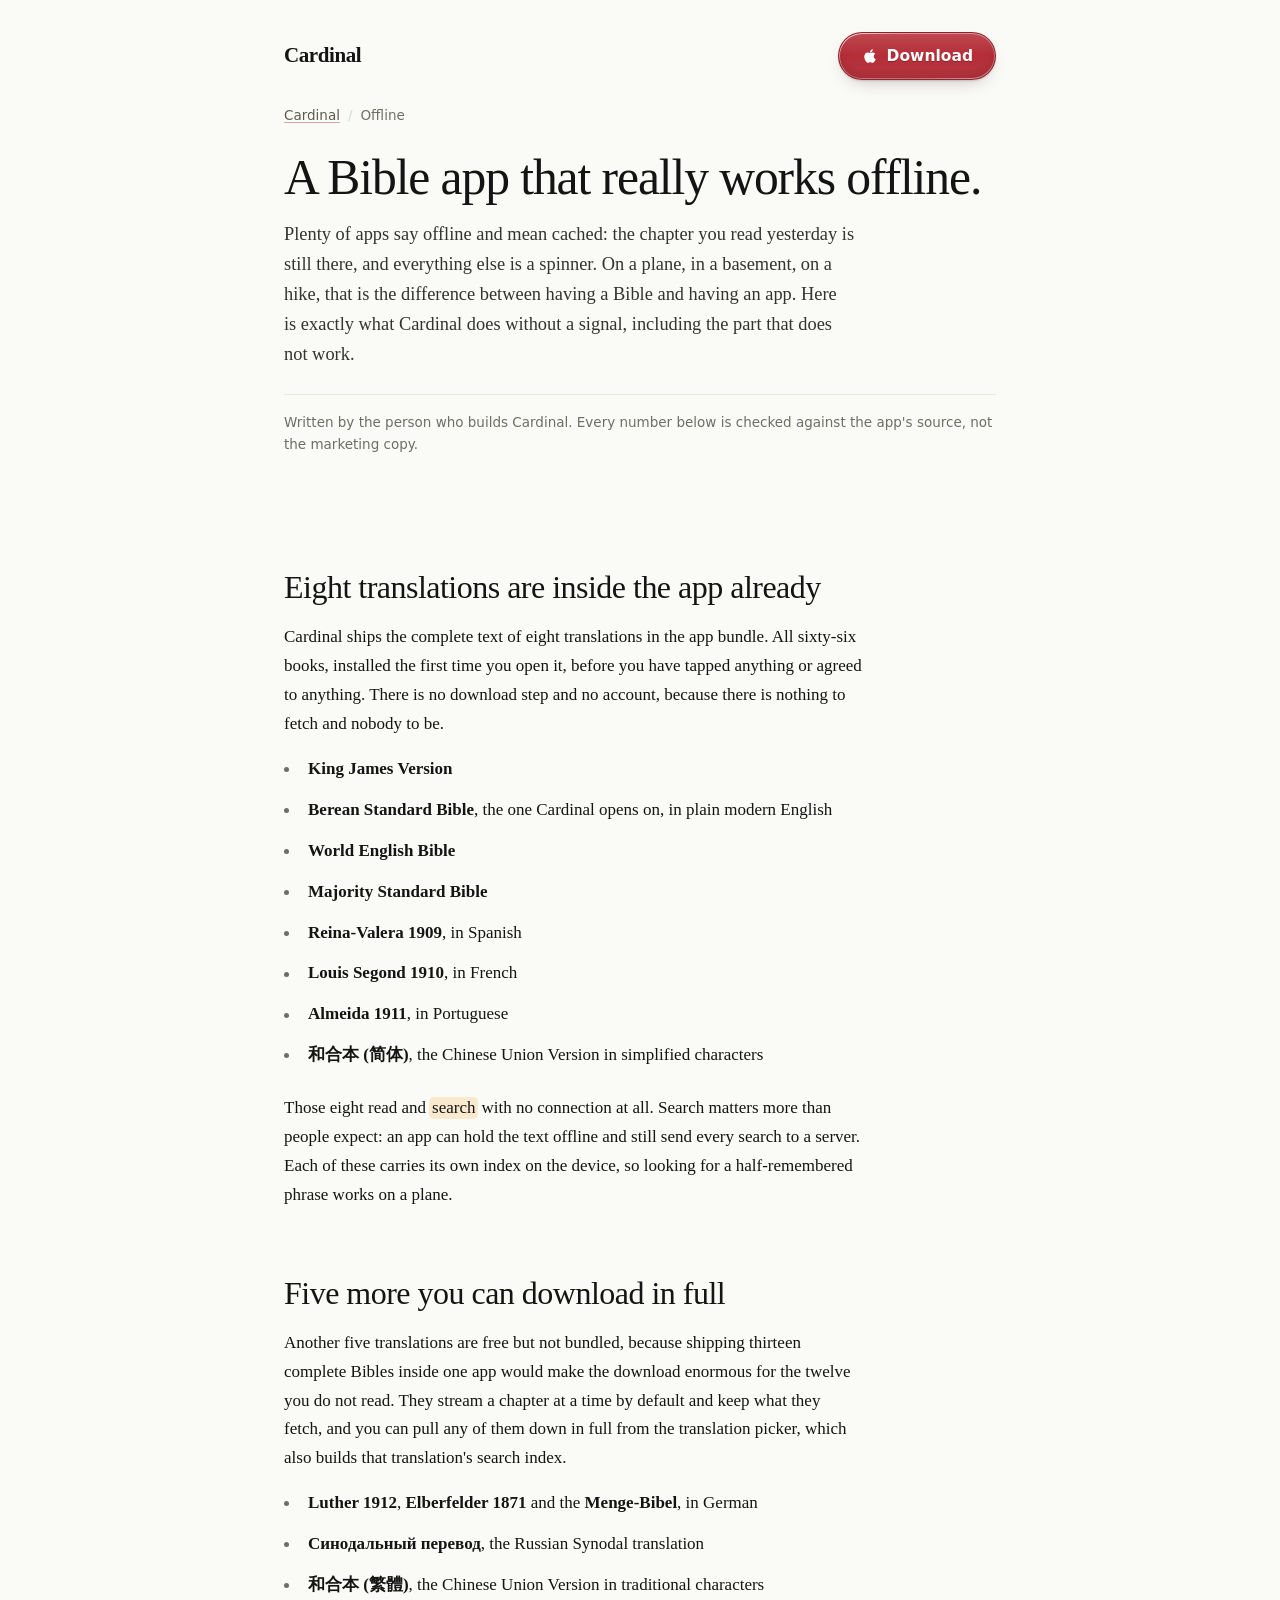
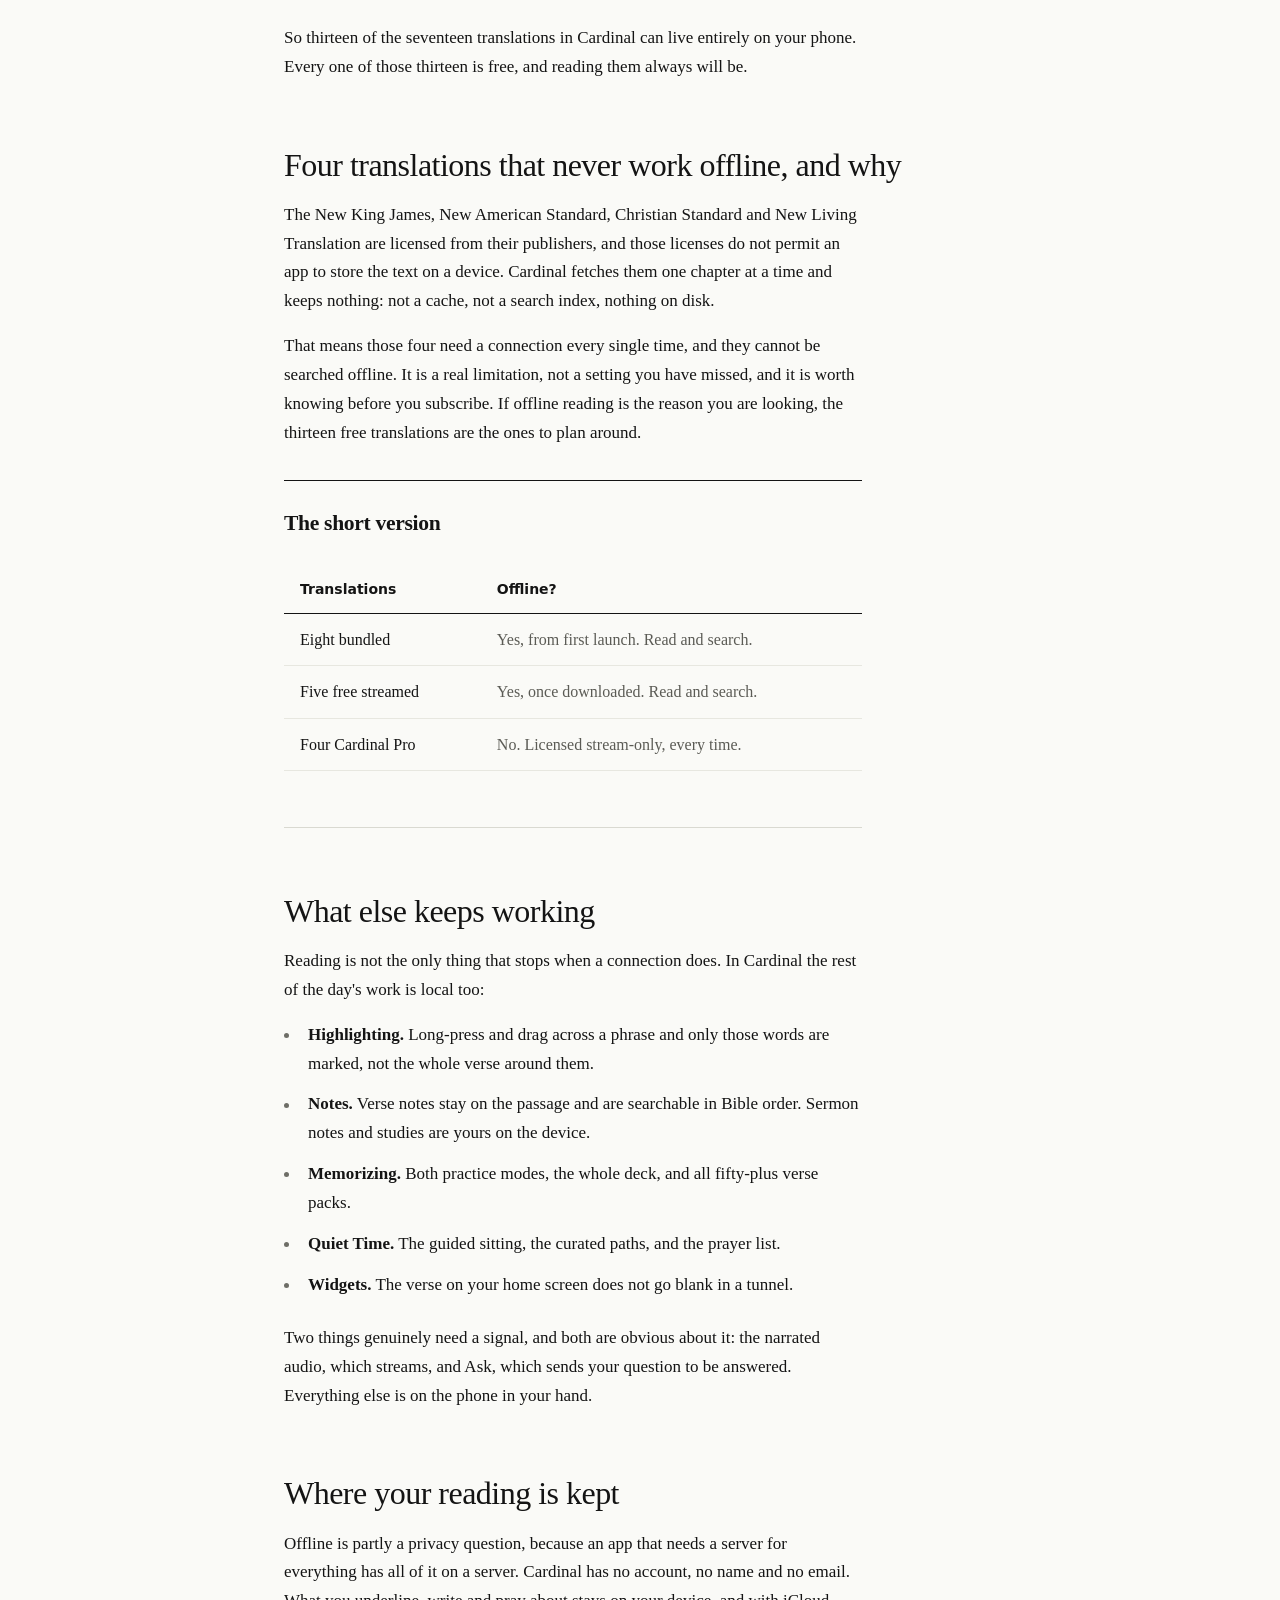
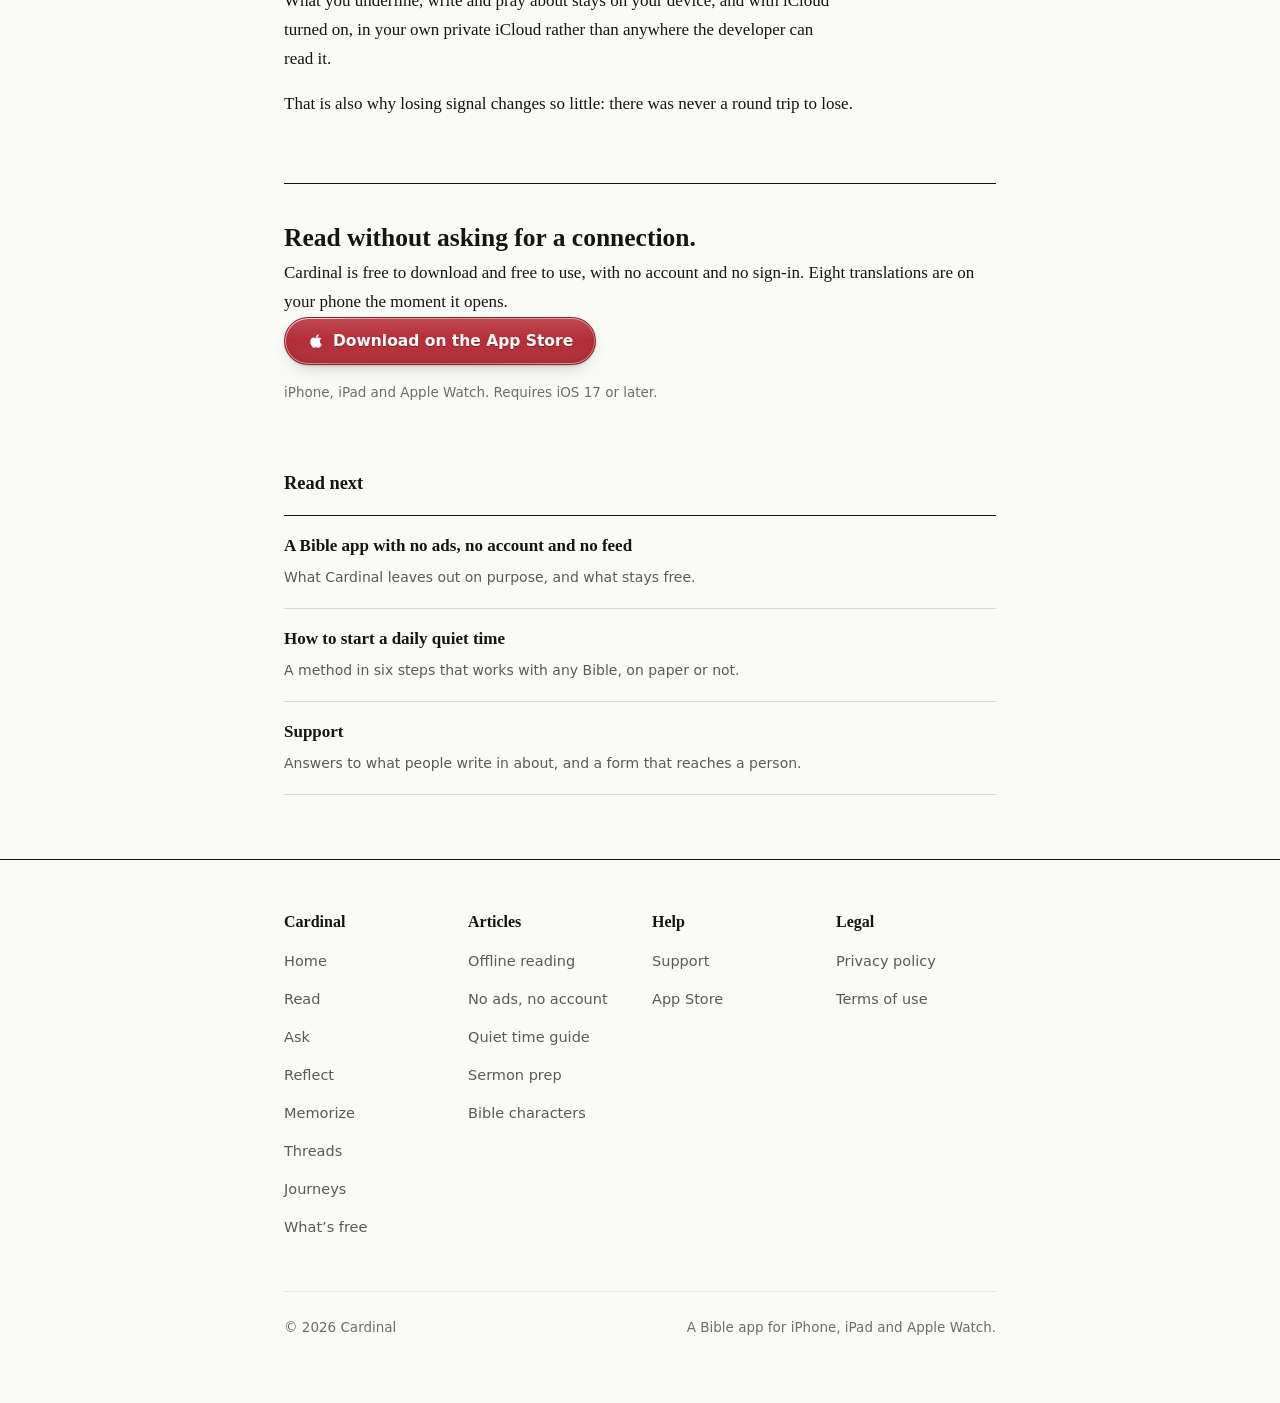
<file: offline-bible-app/index.html>
<!DOCTYPE html>
<html lang="en" class="no-js">
<head>
  <script>document.documentElement.classList.remove('no-js');</script>
  <meta charset="UTF-8" />
  <meta name="viewport" content="width=device-width, initial-scale=1.0" />

  <title>A Bible App That Works Offline &middot; Cardinal</title>
  <meta name="description" content="Eight complete Bible translations ship inside Cardinal and read and search with no connection. Five more download in full. Four never can, and here is why." />
  <link rel="canonical" href="https://cardinalbible.app/offline-bible-app/" />
  <meta name="theme-color" content="#FAFAF7" />
  <meta name="robots" content="index, follow, max-snippet:-1, max-image-preview:large" />

  <meta property="og:title" content="A Bible App That Works Offline" />
  <meta property="og:description" content="Eight complete translations inside the app, five more you can download, and an honest answer about the four that cannot." />
  <meta property="og:type" content="article" />
  <meta property="og:url" content="https://cardinalbible.app/offline-bible-app/" />
  <meta property="og:image" content="https://cardinalbible.app/img/og.png" />
  <meta property="og:site_name" content="Cardinal" />
  <meta name="twitter:card" content="summary_large_image" />
  <meta name="twitter:title" content="A Bible App That Works Offline" />
  <meta name="twitter:image" content="https://cardinalbible.app/img/og.png" />

  <link rel="icon" href="/favicon.ico" sizes="any" />
  <link rel="icon" type="image/png" sizes="32x32" href="/favicon-32.png" />
  <link rel="apple-touch-icon" sizes="180x180" href="/apple-touch-icon.png" />
  <link rel="stylesheet" href="/css/pages.css" />
</head>
<body>

<a class="skip" href="#main">Skip to content</a>

<div class="wrap">
  <header class="top">
    <a class="brand" href="/">Cardinal</a>
    <a class="btn btn-primary" href="https://apps.apple.com/app/id6758185643">
      <svg viewBox="0 0 24 24" fill="currentColor" aria-hidden="true"><path d="M17.05 20.28c-.98.95-2.05.8-3.08.35-1.09-.46-2.09-.48-3.24 0-1.44.62-2.2.44-3.06-.35C2.79 15.25 3.51 7.59 9.05 7.31c1.35.07 2.29.74 3.08.8 1.18-.24 2.31-.93 3.57-.84 1.51.12 2.65.72 3.4 1.8-3.12 1.87-2.38 5.98.48 7.13-.57 1.5-1.31 2.99-2.54 4.09l.01-.01zM12 7.25c-.15-2.23 1.66-4.07 3.74-4.25.29 2.58-2.34 4.5-3.74 4.25z"/></svg>
      Download
    </a>
  </header>

  <main id="main" tabindex="-1">
    <nav class="crumb" aria-label="Breadcrumb">
      <ol>
        <li><a href="/">Cardinal</a></li>
        <li><span aria-current="page">Offline</span></li>
      </ol>
    </nav>

    <h1>A Bible app that really works offline.</h1>
    <p class="lede">Plenty of apps say offline and mean cached: the chapter you read yesterday is still there, and everything else is a spinner. On a plane, in a basement, on a hike, that is the difference between having a Bible and having an app. Here is exactly what Cardinal does without a signal, including the part that does not work.</p>
    <p class="byline">Written by the person who builds Cardinal. Every number below is checked against the app's source, not the marketing copy.</p>

    <article>
      <h2>Eight translations are inside the app already</h2>
      <p>Cardinal ships the complete text of eight translations in the app bundle. All sixty-six books, installed the first time you open it, before you have tapped anything or agreed to anything. There is no download step and no account, because there is nothing to fetch and nobody to be.</p>
      <ul>
        <li><strong>King James Version</strong></li>
        <li><strong>Berean Standard Bible</strong>, the one Cardinal opens on, in plain modern English</li>
        <li><strong>World English Bible</strong></li>
        <li><strong>Majority Standard Bible</strong></li>
        <li><strong>Reina-Valera 1909</strong>, in Spanish</li>
        <li><strong>Louis Segond 1910</strong>, in French</li>
        <li><strong>Almeida 1911</strong>, in Portuguese</li>
        <li><strong>和合本 (简体)</strong>, the Chinese Union Version in simplified characters</li>
      </ul>
      <p>Those eight read and <mark class="marker">search</mark> with no connection at all. Search matters more than people expect: an app can hold the text offline and still send every search to a server. Each of these carries its own index on the device, so looking for a half-remembered phrase works on a plane.</p>

      <h2>Five more you can download in full</h2>
      <p>Another five translations are free but not bundled, because shipping thirteen complete Bibles inside one app would make the download enormous for the twelve you do not read. They stream a chapter at a time by default and keep what they fetch, and you can pull any of them down in full from the translation picker, which also builds that translation's search index.</p>
      <ul>
        <li><strong>Luther 1912</strong>, <strong>Elberfelder 1871</strong> and the <strong>Menge-Bibel</strong>, in German</li>
        <li><strong>Синодальный перевод</strong>, the Russian Synodal translation</li>
        <li><strong>和合本 (繁體)</strong>, the Chinese Union Version in traditional characters</li>
      </ul>
      <p>So thirteen of the seventeen translations in Cardinal can live entirely on your phone. Every one of those thirteen is free, and reading them always will be.</p>

      <h2>Four translations that never work offline, and why</h2>
      <p>The New King James, New American Standard, Christian Standard and New Living Translation are licensed from their publishers, and those licenses do not permit an app to store the text on a device. Cardinal fetches them one chapter at a time and keeps nothing: not a cache, not a search index, nothing on disk.</p>
      <p>That means those four need a connection every single time, and they cannot be searched offline. It is a real limitation, not a setting you have missed, and it is worth knowing before you subscribe. If offline reading is the reason you are looking, the thirteen free translations are the ones to plan around.</p>

      <div class="note">
        <h3>The short version</h3>
        <div class="table-scroll">
          <table>
            <caption class="visually-hidden">What works without a connection in Cardinal</caption>
            <thead>
              <tr><th scope="col">Translations</th><th scope="col">Offline?</th></tr>
            </thead>
            <tbody>
              <tr><td>Eight bundled</td><td>Yes, from first launch. Read and search.</td></tr>
              <tr><td>Five free streamed</td><td>Yes, once downloaded. Read and search.</td></tr>
              <tr><td>Four Cardinal Pro</td><td>No. Licensed stream-only, every time.</td></tr>
            </tbody>
          </table>
        </div>
      </div>

      <h2>What else keeps working</h2>
      <p>Reading is not the only thing that stops when a connection does. In Cardinal the rest of the day's work is local too:</p>
      <ul>
        <li><strong>Highlighting.</strong> Long-press and drag across a phrase and only those words are marked, not the whole verse around them.</li>
        <li><strong>Notes.</strong> Verse notes stay on the passage and are searchable in Bible order. Sermon notes and studies are yours on the device.</li>
        <li><strong>Memorizing.</strong> Both practice modes, the whole deck, and all fifty-plus verse packs.</li>
        <li><strong>Quiet Time.</strong> The guided sitting, the curated paths, and the prayer list.</li>
        <li><strong>Widgets.</strong> The verse on your home screen does not go blank in a tunnel.</li>
      </ul>
      <p>Two things genuinely need a signal, and both are obvious about it: the narrated audio, which streams, and Ask, which sends your question to be answered. Everything else is on the phone in your hand.</p>

      <h2>Where your reading is kept</h2>
      <p>Offline is partly a privacy question, because an app that needs a server for everything has all of it on a server. Cardinal has no account, no name and no email. What you underline, write and pray about stays on your device, and with iCloud turned on, in your own private iCloud rather than anywhere the developer can read it.</p>
      <p>That is also why losing signal changes so little: there was never a round trip to lose.</p>
    </article>

    <section class="cta">
      <h2>Read without asking for a connection.</h2>
      <p>Cardinal is free to download and free to use, with no account and no sign-in. Eight translations are on your phone the moment it opens.</p>
      <a class="btn btn-primary" href="https://apps.apple.com/app/id6758185643">
        <svg viewBox="0 0 24 24" fill="currentColor" aria-hidden="true"><path d="M17.05 20.28c-.98.95-2.05.8-3.08.35-1.09-.46-2.09-.48-3.24 0-1.44.62-2.2.44-3.06-.35C2.79 15.25 3.51 7.59 9.05 7.31c1.35.07 2.29.74 3.08.8 1.18-.24 2.31-.93 3.57-.84 1.51.12 2.65.72 3.4 1.8-3.12 1.87-2.38 5.98.48 7.13-.57 1.5-1.31 2.99-2.54 4.09l.01-.01zM12 7.25c-.15-2.23 1.66-4.07 3.74-4.25.29 2.58-2.34 4.5-3.74 4.25z"/></svg>
        Download on the App Store
      </a>
      <p class="fine">iPhone, iPad and Apple Watch. Requires iOS 17 or later.</p>
    </section>

    <nav class="next" aria-labelledby="next-h">
      <h2 id="next-h">Read next</h2>
      <ul>
        <li><a href="/bible-app-no-ads/"><strong>A Bible app with no ads, no account and no feed</strong><span>What Cardinal leaves out on purpose, and what stays free.</span></a></li>
        <li><a href="/quiet-time/"><strong>How to start a daily quiet time</strong><span>A method in six steps that works with any Bible, on paper or not.</span></a></li>
        <li><a href="/support.html"><strong>Support</strong><span>Answers to what people write in about, and a form that reaches a person.</span></a></li>
      </ul>
    </nav>
  </main>
</div>

<footer class="site">
  <div class="wrap">
    <div class="foot-grid">
      <div>
        <h2>Cardinal</h2>
        <ul>
          <li><a href="/">Home</a></li>
          <li><a href="/#read">Read</a></li>
          <li><a href="/#ask">Ask</a></li>
          <li><a href="/#quiet-time">Reflect</a></li>
          <li><a href="/#memorize">Memorize</a></li>
          <li><a href="/#threads">Threads</a></li>
          <li><a href="/#journeys">Journeys</a></li>
          <li><a href="/#pricing">What&rsquo;s free</a></li>
        </ul>
      </div>
      <div>
        <h2>Articles</h2>
        <ul>
          <li><a href="/offline-bible-app/">Offline reading</a></li>
          <li><a href="/bible-app-no-ads/">No ads, no account</a></li>
          <li><a href="/quiet-time/">Quiet time guide</a></li>
          <li><a href="/sermon-notes/">Sermon prep</a></li>
          <li><a href="/bible-characters/">Bible characters</a></li>
        </ul>
      </div>
      <div>
        <h2>Help</h2>
        <ul>
          <li><a href="/support.html">Support</a></li>
          <li><a href="https://apps.apple.com/app/id6758185643">App Store</a></li>
        </ul>
      </div>
      <div>
        <h2>Legal</h2>
        <ul>
          <li><a href="/privacy-policy.html">Privacy policy</a></li>
          <li><a href="/terms-of-use.html">Terms of use</a></li>
        </ul>
      </div>
    </div>
    <div class="foot-base">
      <div>&copy; <span id="year">2026</span> Cardinal</div>
      <div>A Bible app for iPhone, iPad and Apple Watch.</div>
    </div>
  </div>
</footer>

<script>document.getElementById('year').textContent = new Date().getFullYear();</script>
<script defer src="/js/pages.js"></script>

<script type="application/ld+json">
{
  "@context": "https://schema.org",
  "@graph": [
    {
      "@type": "BreadcrumbList",
      "itemListElement": [
        { "@type": "ListItem", "position": 1, "name": "Cardinal", "item": "https://cardinalbible.app/" },
        { "@type": "ListItem", "position": 2, "name": "Offline", "item": "https://cardinalbible.app/offline-bible-app/" }
      ]
    },
    {
      "@type": "Article",
      "headline": "A Bible app that really works offline",
      "description": "Which of Cardinal's seventeen Bible translations read and search without a connection, which you can download, and which four never can.",
      "url": "https://cardinalbible.app/offline-bible-app/",
      "inLanguage": "en",
      "image": "https://cardinalbible.app/img/og.png",
      "publisher": { "@type": "Organization", "name": "Cardinal", "url": "https://cardinalbible.app/" },
      "about": { "@type": "SoftwareApplication", "name": "Cardinal", "applicationCategory": "LifestyleApplication", "operatingSystem": "iOS 17.0 or later" }
    },
    {
      "@type": "FAQPage",
      "mainEntity": [
        {
          "@type": "Question",
          "name": "Can you read the Bible offline in Cardinal?",
          "acceptedAnswer": { "@type": "Answer", "text": "Yes. Eight complete translations ship inside the app and read and search with no connection from the first launch: the King James, Berean Standard, World English and Majority Standard Bibles, Reina-Valera 1909, Louis Segond 1910, Almeida 1911, and the Chinese Union Version in simplified characters. Five more free translations can be downloaded in full from the translation picker." }
        },
        {
          "@type": "Question",
          "name": "Which Bible translations cannot be used offline?",
          "acceptedAnswer": { "@type": "Answer", "text": "The New King James, New American Standard, Christian Standard and New Living Translation. They are licensed from their publishers, and those licenses do not permit storing the text on a device, so Cardinal fetches them a chapter at a time and keeps nothing. They need a connection every time and cannot be searched offline." }
        },
        {
          "@type": "Question",
          "name": "Does Bible search work offline?",
          "acceptedAnswer": { "@type": "Answer", "text": "Yes, for every translation stored on the device. Each one carries its own search index rather than sharing a single text, because the words each translation chooses are not the same. The four licensed translations are never indexed." }
        }
      ]
    }
  ]
}
</script>

</body>
</html>
</file>
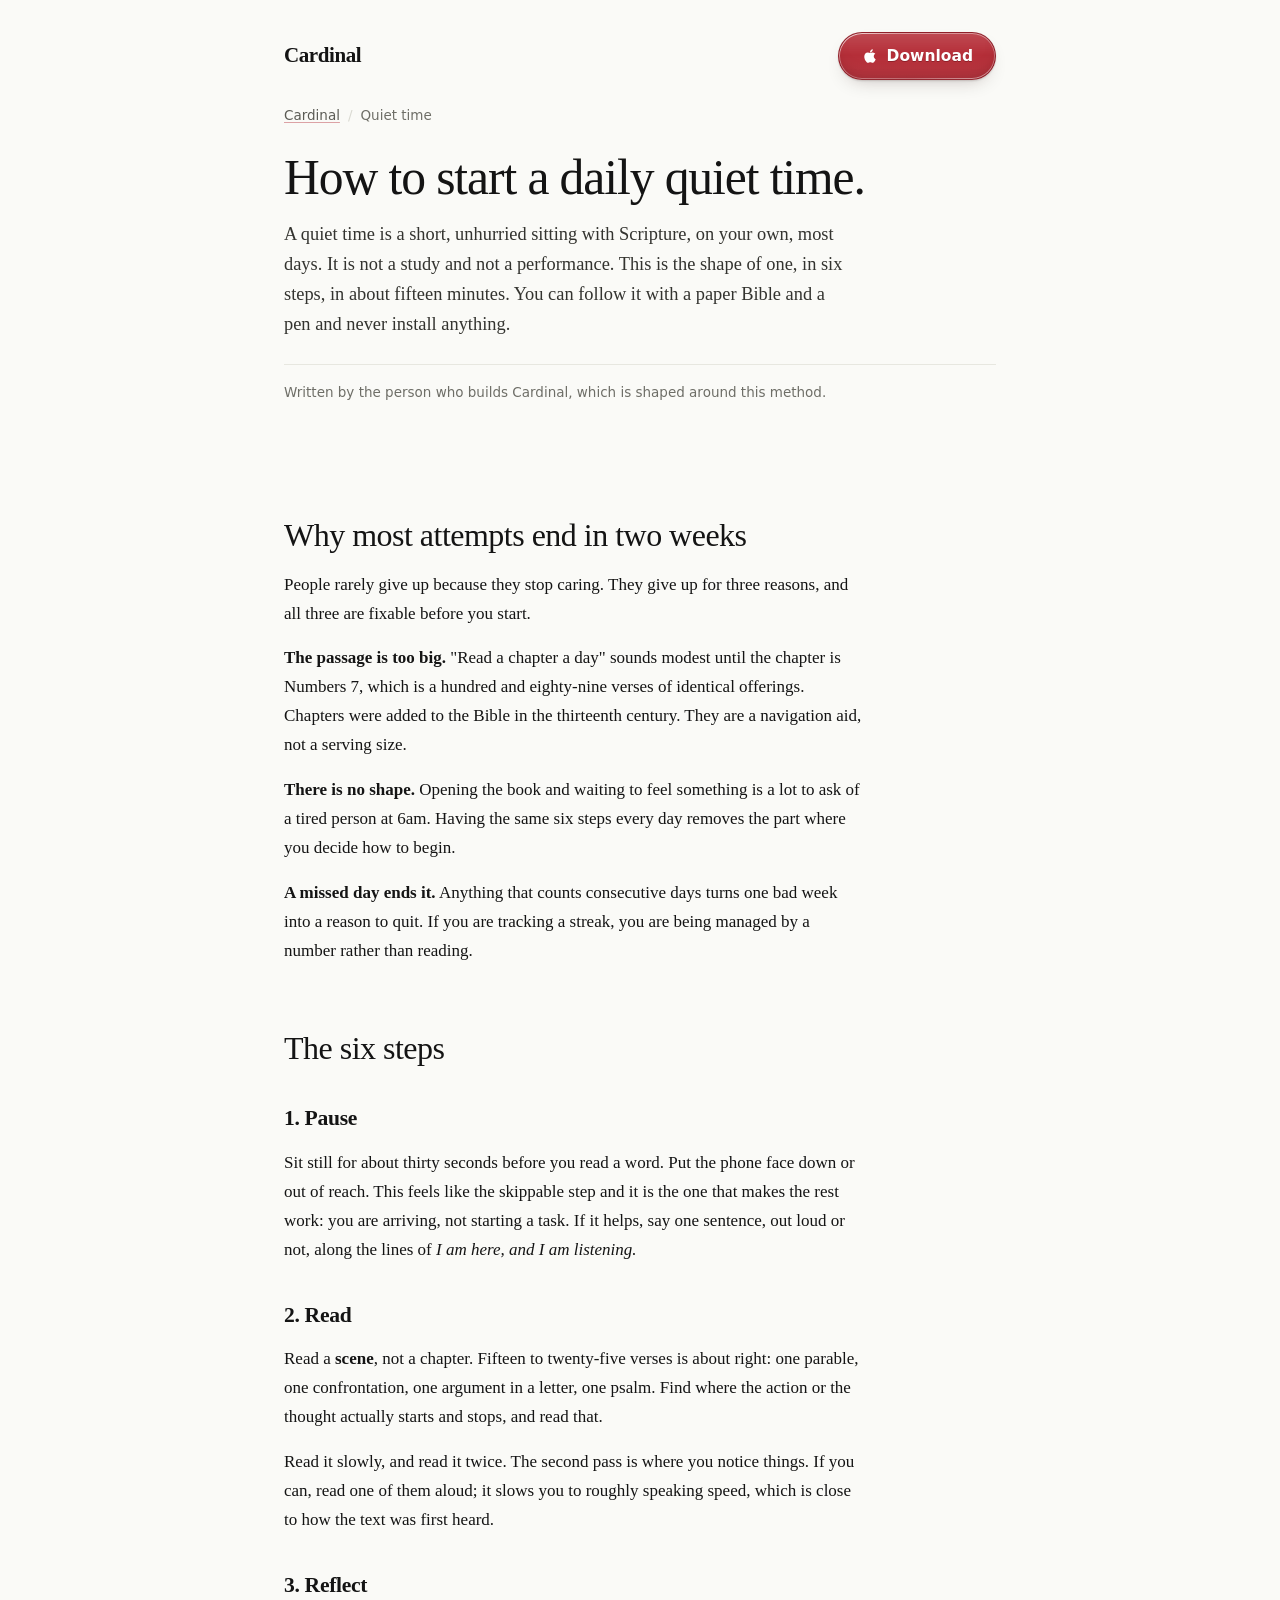
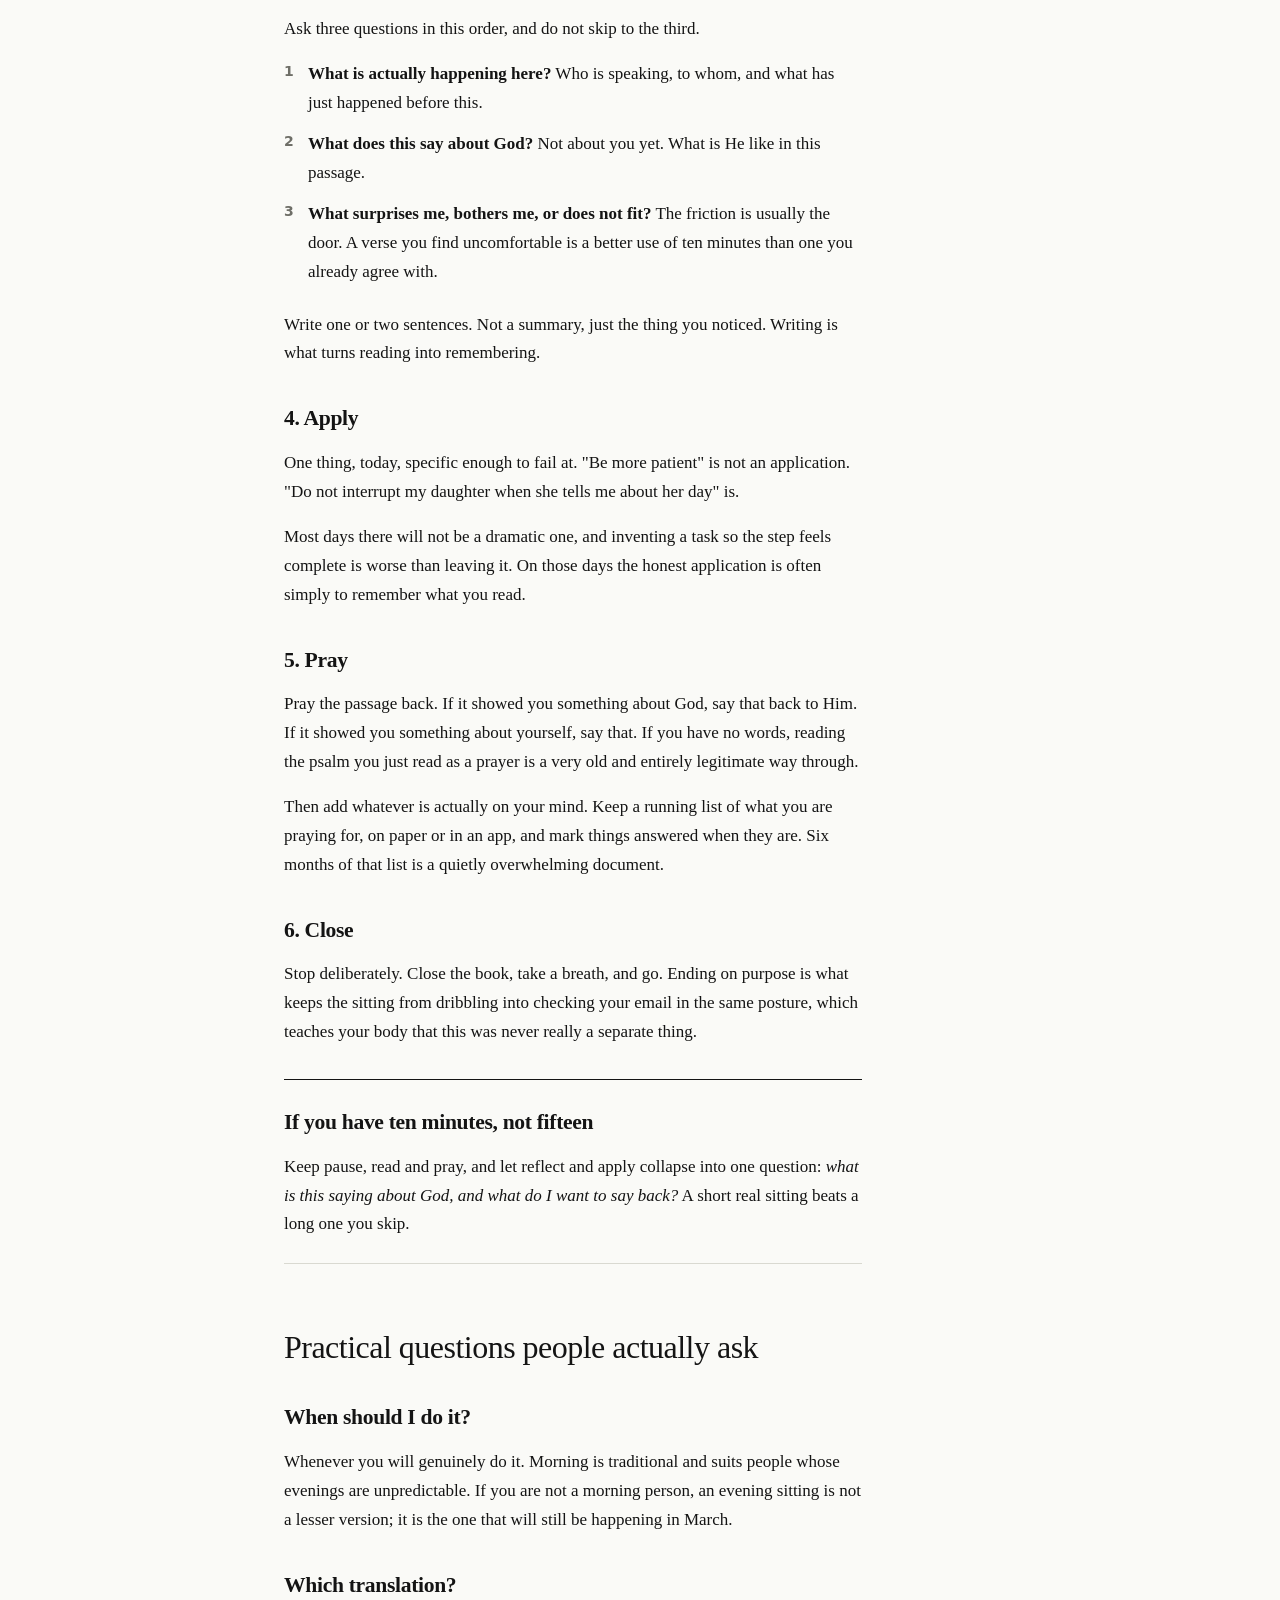
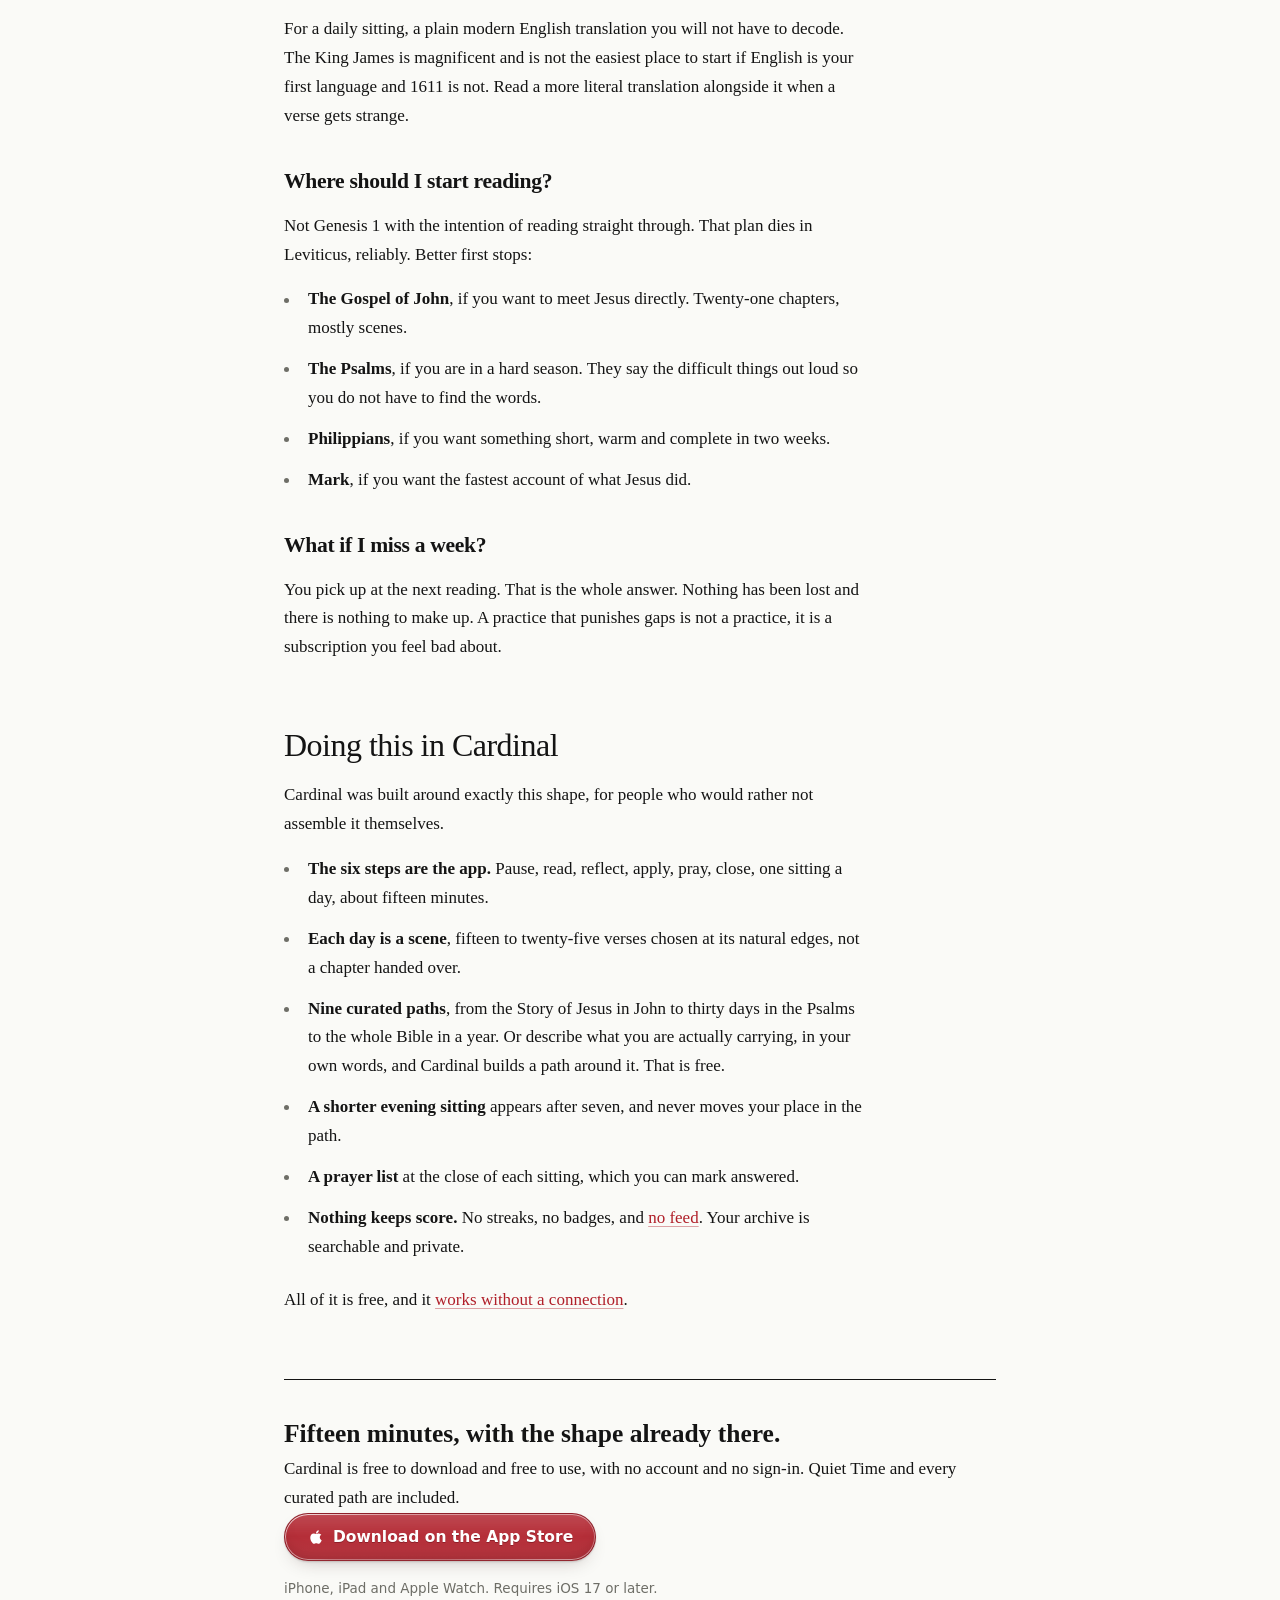
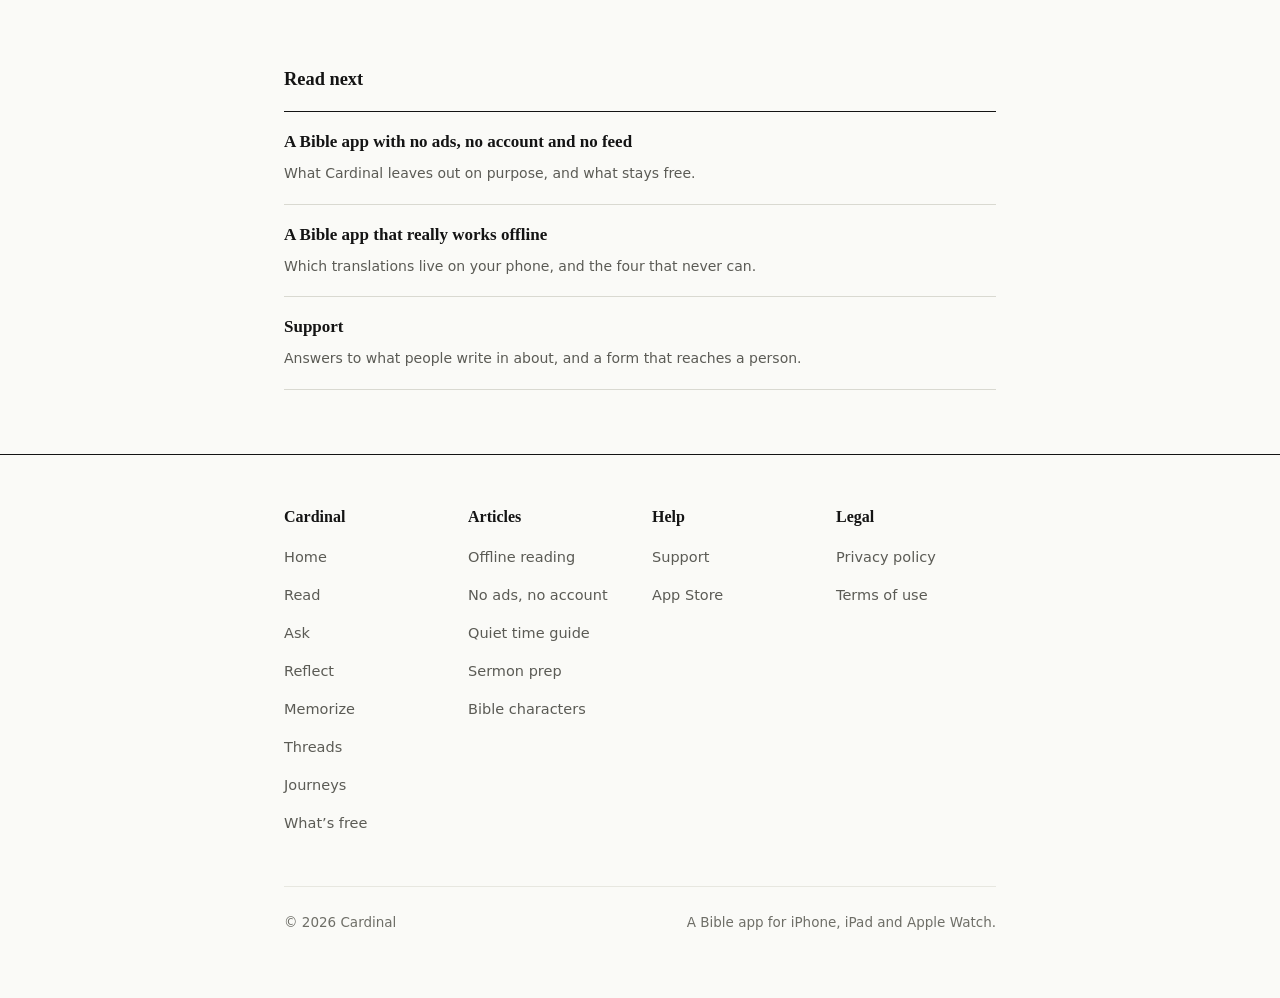
<file: quiet-time/index.html>
<!DOCTYPE html>
<html lang="en" class="no-js">
<head>
  <script>document.documentElement.classList.remove('no-js');</script>
  <meta charset="UTF-8" />
  <meta name="viewport" content="width=device-width, initial-scale=1.0" />

  <title>How to Start a Daily Quiet Time &middot; Cardinal</title>
  <meta name="description" content="A quiet time in six steps: pause, read, reflect, apply, pray, close. Fifteen minutes, no experience assumed, and it works with a paper Bible and a pen." />
  <link rel="canonical" href="https://cardinalbible.app/quiet-time/" />
  <meta name="theme-color" content="#FAFAF7" />
  <meta name="robots" content="index, follow, max-snippet:-1, max-image-preview:large" />

  <meta property="og:title" content="How to Start a Daily Quiet Time" />
  <meta property="og:description" content="Six steps, about fifteen minutes, no experience assumed. It works with a paper Bible." />
  <meta property="og:type" content="article" />
  <meta property="og:url" content="https://cardinalbible.app/quiet-time/" />
  <meta property="og:image" content="https://cardinalbible.app/img/og.png" />
  <meta property="og:site_name" content="Cardinal" />
  <meta name="twitter:card" content="summary_large_image" />
  <meta name="twitter:title" content="How to Start a Daily Quiet Time" />
  <meta name="twitter:image" content="https://cardinalbible.app/img/og.png" />

  <link rel="icon" href="/favicon.ico" sizes="any" />
  <link rel="icon" type="image/png" sizes="32x32" href="/favicon-32.png" />
  <link rel="apple-touch-icon" sizes="180x180" href="/apple-touch-icon.png" />
  <link rel="stylesheet" href="/css/pages.css" />
</head>
<body>

<a class="skip" href="#main">Skip to content</a>

<div class="wrap">
  <header class="top">
    <a class="brand" href="/">Cardinal</a>
    <a class="btn btn-primary" href="https://apps.apple.com/app/id6758185643">
      <svg viewBox="0 0 24 24" fill="currentColor" aria-hidden="true"><path d="M17.05 20.28c-.98.95-2.05.8-3.08.35-1.09-.46-2.09-.48-3.24 0-1.44.62-2.2.44-3.06-.35C2.79 15.25 3.51 7.59 9.05 7.31c1.35.07 2.29.74 3.08.8 1.18-.24 2.31-.93 3.57-.84 1.51.12 2.65.72 3.4 1.8-3.12 1.87-2.38 5.98.48 7.13-.57 1.5-1.31 2.99-2.54 4.09l.01-.01zM12 7.25c-.15-2.23 1.66-4.07 3.74-4.25.29 2.58-2.34 4.5-3.74 4.25z"/></svg>
      Download
    </a>
  </header>

  <main id="main" tabindex="-1">
    <nav class="crumb" aria-label="Breadcrumb">
      <ol>
        <li><a href="/">Cardinal</a></li>
        <li><span aria-current="page">Quiet time</span></li>
      </ol>
    </nav>

    <h1>How to start a daily quiet time.</h1>
    <p class="lede">A quiet time is a short, unhurried sitting with Scripture, on your own, most days. It is not a study and not a performance. This is the shape of one, in six steps, in about fifteen minutes. You can follow it with a paper Bible and a pen and never install anything.</p>
    <p class="byline">Written by the person who builds Cardinal, which is shaped around this method.</p>

    <article>
      <h2>Why most attempts end in two weeks</h2>
      <p>People rarely give up because they stop caring. They give up for three reasons, and all three are fixable before you start.</p>
      <p><strong>The passage is too big.</strong> "Read a chapter a day" sounds modest until the chapter is Numbers 7, which is a hundred and eighty-nine verses of identical offerings. Chapters were added to the Bible in the thirteenth century. They are a navigation aid, not a serving size.</p>
      <p><strong>There is no shape.</strong> Opening the book and waiting to feel something is a lot to ask of a tired person at 6am. Having the same six steps every day removes the part where you decide how to begin.</p>
      <p><strong>A missed day ends it.</strong> Anything that counts consecutive days turns one bad week into a reason to quit. If you are tracking a streak, you are being managed by a number rather than reading.</p>

      <h2>The six steps</h2>

      <h3>1. Pause</h3>
      <p>Sit still for about thirty seconds before you read a word. Put the phone face down or out of reach. This feels like the skippable step and it is the one that makes the rest work: you are arriving, not starting a task. If it helps, say one sentence, out loud or not, along the lines of <em>I am here, and I am listening.</em></p>

      <h3>2. Read</h3>
      <p>Read a <strong>scene</strong>, not a chapter. Fifteen to twenty-five verses is about right: one parable, one confrontation, one argument in a letter, one psalm. Find where the action or the thought actually starts and stops, and read that.</p>
      <p>Read it slowly, and read it twice. The second pass is where you notice things. If you can, read one of them aloud; it slows you to roughly speaking speed, which is close to how the text was first heard.</p>

      <h3>3. Reflect</h3>
      <p>Ask three questions in this order, and do not skip to the third.</p>
      <ol>
        <li><strong>What is actually happening here?</strong> Who is speaking, to whom, and what has just happened before this.</li>
        <li><strong>What does this say about God?</strong> Not about you yet. What is He like in this passage.</li>
        <li><strong>What surprises me, bothers me, or does not fit?</strong> The friction is usually the door. A verse you find uncomfortable is a better use of ten minutes than one you already agree with.</li>
      </ol>
      <p>Write one or two sentences. Not a summary, just the thing you noticed. Writing is what turns reading into remembering.</p>

      <h3>4. Apply</h3>
      <p>One thing, today, specific enough to fail at. "Be more patient" is not an application. "Do not interrupt my daughter when she tells me about her day" is.</p>
      <p>Most days there will not be a dramatic one, and inventing a task so the step feels complete is worse than leaving it. On those days the honest application is often simply to remember what you read.</p>

      <h3>5. Pray</h3>
      <p>Pray the passage back. If it showed you something about God, say that back to Him. If it showed you something about yourself, say that. If you have no words, reading the psalm you just read as a prayer is a very old and entirely legitimate way through.</p>
      <p>Then add whatever is actually on your mind. Keep a running list of what you are praying for, on paper or in an app, and mark things answered when they are. Six months of that list is a quietly overwhelming document.</p>

      <h3>6. Close</h3>
      <p>Stop deliberately. Close the book, take a breath, and go. Ending on purpose is what keeps the sitting from dribbling into checking your email in the same posture, which teaches your body that this was never really a separate thing.</p>

      <div class="note">
        <h3>If you have ten minutes, not fifteen</h3>
        <p>Keep pause, read and pray, and let reflect and apply collapse into one question: <em>what is this saying about God, and what do I want to say back?</em> A short real sitting beats a long one you skip.</p>
      </div>

      <h2>Practical questions people actually ask</h2>

      <h3>When should I do it?</h3>
      <p>Whenever you will genuinely do it. Morning is traditional and suits people whose evenings are unpredictable. If you are not a morning person, an evening sitting is not a lesser version; it is the one that will still be happening in March.</p>

      <h3>Which translation?</h3>
      <p>For a daily sitting, a plain modern English translation you will not have to decode. The King James is magnificent and is not the easiest place to start if English is your first language and 1611 is not. Read a more literal translation alongside it when a verse gets strange.</p>

      <h3>Where should I start reading?</h3>
      <p>Not Genesis 1 with the intention of reading straight through. That plan dies in Leviticus, reliably. Better first stops:</p>
      <ul>
        <li><strong>The Gospel of John</strong>, if you want to meet Jesus directly. Twenty-one chapters, mostly scenes.</li>
        <li><strong>The Psalms</strong>, if you are in a hard season. They say the difficult things out loud so you do not have to find the words.</li>
        <li><strong>Philippians</strong>, if you want something short, warm and complete in two weeks.</li>
        <li><strong>Mark</strong>, if you want the fastest account of what Jesus did.</li>
      </ul>

      <h3>What if I miss a week?</h3>
      <p>You pick up at the next reading. That is the whole answer. Nothing has been lost and there is nothing to make up. A practice that punishes gaps is not a practice, it is a subscription you feel bad about.</p>

      <h2>Doing this in Cardinal</h2>
      <p>Cardinal was built around exactly this shape, for people who would rather not assemble it themselves.</p>
      <ul>
        <li><strong>The six steps are the app.</strong> Pause, read, reflect, apply, pray, close, one sitting a day, about fifteen minutes.</li>
        <li><strong>Each day is a scene</strong>, fifteen to twenty-five verses chosen at its natural edges, not a chapter handed over.</li>
        <li><strong>Nine curated paths</strong>, from the Story of Jesus in John to thirty days in the Psalms to the whole Bible in a year. Or describe what you are actually carrying, in your own words, and Cardinal builds a path around it. That is free.</li>
        <li><strong>A shorter evening sitting</strong> appears after seven, and never moves your place in the path.</li>
        <li><strong>A prayer list</strong> at the close of each sitting, which you can mark answered.</li>
        <li><strong>Nothing keeps score.</strong> No streaks, no badges, and <a href="/bible-app-no-ads/">no feed</a>. Your archive is searchable and private.</li>
      </ul>
      <p>All of it is free, and it <a href="/offline-bible-app/">works without a connection</a>.</p>
    </article>

    <section class="cta">
      <h2>Fifteen minutes, with the shape already there.</h2>
      <p>Cardinal is free to download and free to use, with no account and no sign-in. Quiet Time and every curated path are included.</p>
      <a class="btn btn-primary" href="https://apps.apple.com/app/id6758185643">
        <svg viewBox="0 0 24 24" fill="currentColor" aria-hidden="true"><path d="M17.05 20.28c-.98.95-2.05.8-3.08.35-1.09-.46-2.09-.48-3.24 0-1.44.62-2.2.44-3.06-.35C2.79 15.25 3.51 7.59 9.05 7.31c1.35.07 2.29.74 3.08.8 1.18-.24 2.31-.93 3.57-.84 1.51.12 2.65.72 3.4 1.8-3.12 1.87-2.38 5.98.48 7.13-.57 1.5-1.31 2.99-2.54 4.09l.01-.01zM12 7.25c-.15-2.23 1.66-4.07 3.74-4.25.29 2.58-2.34 4.5-3.74 4.25z"/></svg>
        Download on the App Store
      </a>
      <p class="fine">iPhone, iPad and Apple Watch. Requires iOS 17 or later.</p>
    </section>

    <nav class="next" aria-labelledby="next-h">
      <h2 id="next-h">Read next</h2>
      <ul>
        <li><a href="/bible-app-no-ads/"><strong>A Bible app with no ads, no account and no feed</strong><span>What Cardinal leaves out on purpose, and what stays free.</span></a></li>
        <li><a href="/offline-bible-app/"><strong>A Bible app that really works offline</strong><span>Which translations live on your phone, and the four that never can.</span></a></li>
        <li><a href="/support.html"><strong>Support</strong><span>Answers to what people write in about, and a form that reaches a person.</span></a></li>
      </ul>
    </nav>
  </main>
</div>

<footer class="site">
  <div class="wrap">
    <div class="foot-grid">
      <div>
        <h2>Cardinal</h2>
        <ul>
          <li><a href="/">Home</a></li>
          <li><a href="/#read">Read</a></li>
          <li><a href="/#ask">Ask</a></li>
          <li><a href="/#quiet-time">Reflect</a></li>
          <li><a href="/#memorize">Memorize</a></li>
          <li><a href="/#threads">Threads</a></li>
          <li><a href="/#journeys">Journeys</a></li>
          <li><a href="/#pricing">What&rsquo;s free</a></li>
        </ul>
      </div>
      <div>
        <h2>Articles</h2>
        <ul>
          <li><a href="/offline-bible-app/">Offline reading</a></li>
          <li><a href="/bible-app-no-ads/">No ads, no account</a></li>
          <li><a href="/quiet-time/">Quiet time guide</a></li>
          <li><a href="/sermon-notes/">Sermon prep</a></li>
          <li><a href="/bible-characters/">Bible characters</a></li>
        </ul>
      </div>
      <div>
        <h2>Help</h2>
        <ul>
          <li><a href="/support.html">Support</a></li>
          <li><a href="https://apps.apple.com/app/id6758185643">App Store</a></li>
        </ul>
      </div>
      <div>
        <h2>Legal</h2>
        <ul>
          <li><a href="/privacy-policy.html">Privacy policy</a></li>
          <li><a href="/terms-of-use.html">Terms of use</a></li>
        </ul>
      </div>
    </div>
    <div class="foot-base">
      <div>&copy; <span id="year">2026</span> Cardinal</div>
      <div>A Bible app for iPhone, iPad and Apple Watch.</div>
    </div>
  </div>
</footer>

<script>document.getElementById('year').textContent = new Date().getFullYear();</script>
<script defer src="/js/pages.js"></script>

<script type="application/ld+json">
{
  "@context": "https://schema.org",
  "@graph": [
    {
      "@type": "BreadcrumbList",
      "itemListElement": [
        { "@type": "ListItem", "position": 1, "name": "Cardinal", "item": "https://cardinalbible.app/" },
        { "@type": "ListItem", "position": 2, "name": "Quiet time", "item": "https://cardinalbible.app/quiet-time/" }
      ]
    },
    {
      "@type": "HowTo",
      "name": "How to start a daily quiet time",
      "description": "A short daily sitting with Scripture in six steps, in about fifteen minutes, with no experience assumed.",
      "url": "https://cardinalbible.app/quiet-time/",
      "inLanguage": "en",
      "totalTime": "PT15M",
      "step": [
        { "@type": "HowToStep", "position": 1, "name": "Pause", "text": "Sit still for about thirty seconds before reading a word, with the phone face down. You are arriving, not starting a task." },
        { "@type": "HowToStep", "position": 2, "name": "Read", "text": "Read a scene rather than a chapter: fifteen to twenty-five verses, found at the natural edges of the passage. Read it slowly, and read it twice." },
        { "@type": "HowToStep", "position": 3, "name": "Reflect", "text": "Ask what is actually happening, what this says about God, and what surprises or bothers you. Write one or two sentences about what you noticed." },
        { "@type": "HowToStep", "position": 4, "name": "Apply", "text": "Choose one thing for today, specific enough to fail at. On days without a clear one, the honest application is to remember what you read." },
        { "@type": "HowToStep", "position": 5, "name": "Pray", "text": "Pray the passage back, then add whatever is actually on your mind. Keep a running list of what you are praying for and mark things answered." },
        { "@type": "HowToStep", "position": 6, "name": "Close", "text": "Stop deliberately. Close the book, take a breath, and go, so the sitting stays a separate thing." }
      ]
    },
    {
      "@type": "FAQPage",
      "mainEntity": [
        {
          "@type": "Question",
          "name": "What is a quiet time?",
          "acceptedAnswer": { "@type": "Answer", "text": "A quiet time is a short, unhurried sitting with Scripture on your own, most days, usually about fifteen minutes. It is not a study and not a performance: a typical shape is pause, read, reflect, apply, pray, close." }
        },
        {
          "@type": "Question",
          "name": "How long should a quiet time be?",
          "acceptedAnswer": { "@type": "Answer", "text": "About fifteen minutes is enough for a passage of fifteen to twenty-five verses, a few sentences of reflection and a prayer. A short sitting you actually do beats a long one you skip, and ten minutes works if you let reflect and apply collapse into one question." }
        },
        {
          "@type": "Question",
          "name": "Where should a beginner start reading the Bible?",
          "acceptedAnswer": { "@type": "Answer", "text": "Not Genesis 1 with the intention of reading straight through, which usually ends in Leviticus. The Gospel of John is a good first stop for meeting Jesus directly, the Psalms for a hard season, Philippians for something short and complete in two weeks, and Mark for the fastest account of what Jesus did." }
        },
        {
          "@type": "Question",
          "name": "What if I miss a day or a week?",
          "acceptedAnswer": { "@type": "Answer", "text": "You pick up at the next reading. Nothing is lost and there is nothing to make up. A practice that punishes gaps tends to end at the first bad week, which is why counting consecutive days is worth avoiding." }
        }
      ]
    }
  ]
}
</script>

</body>
</html>
</file>
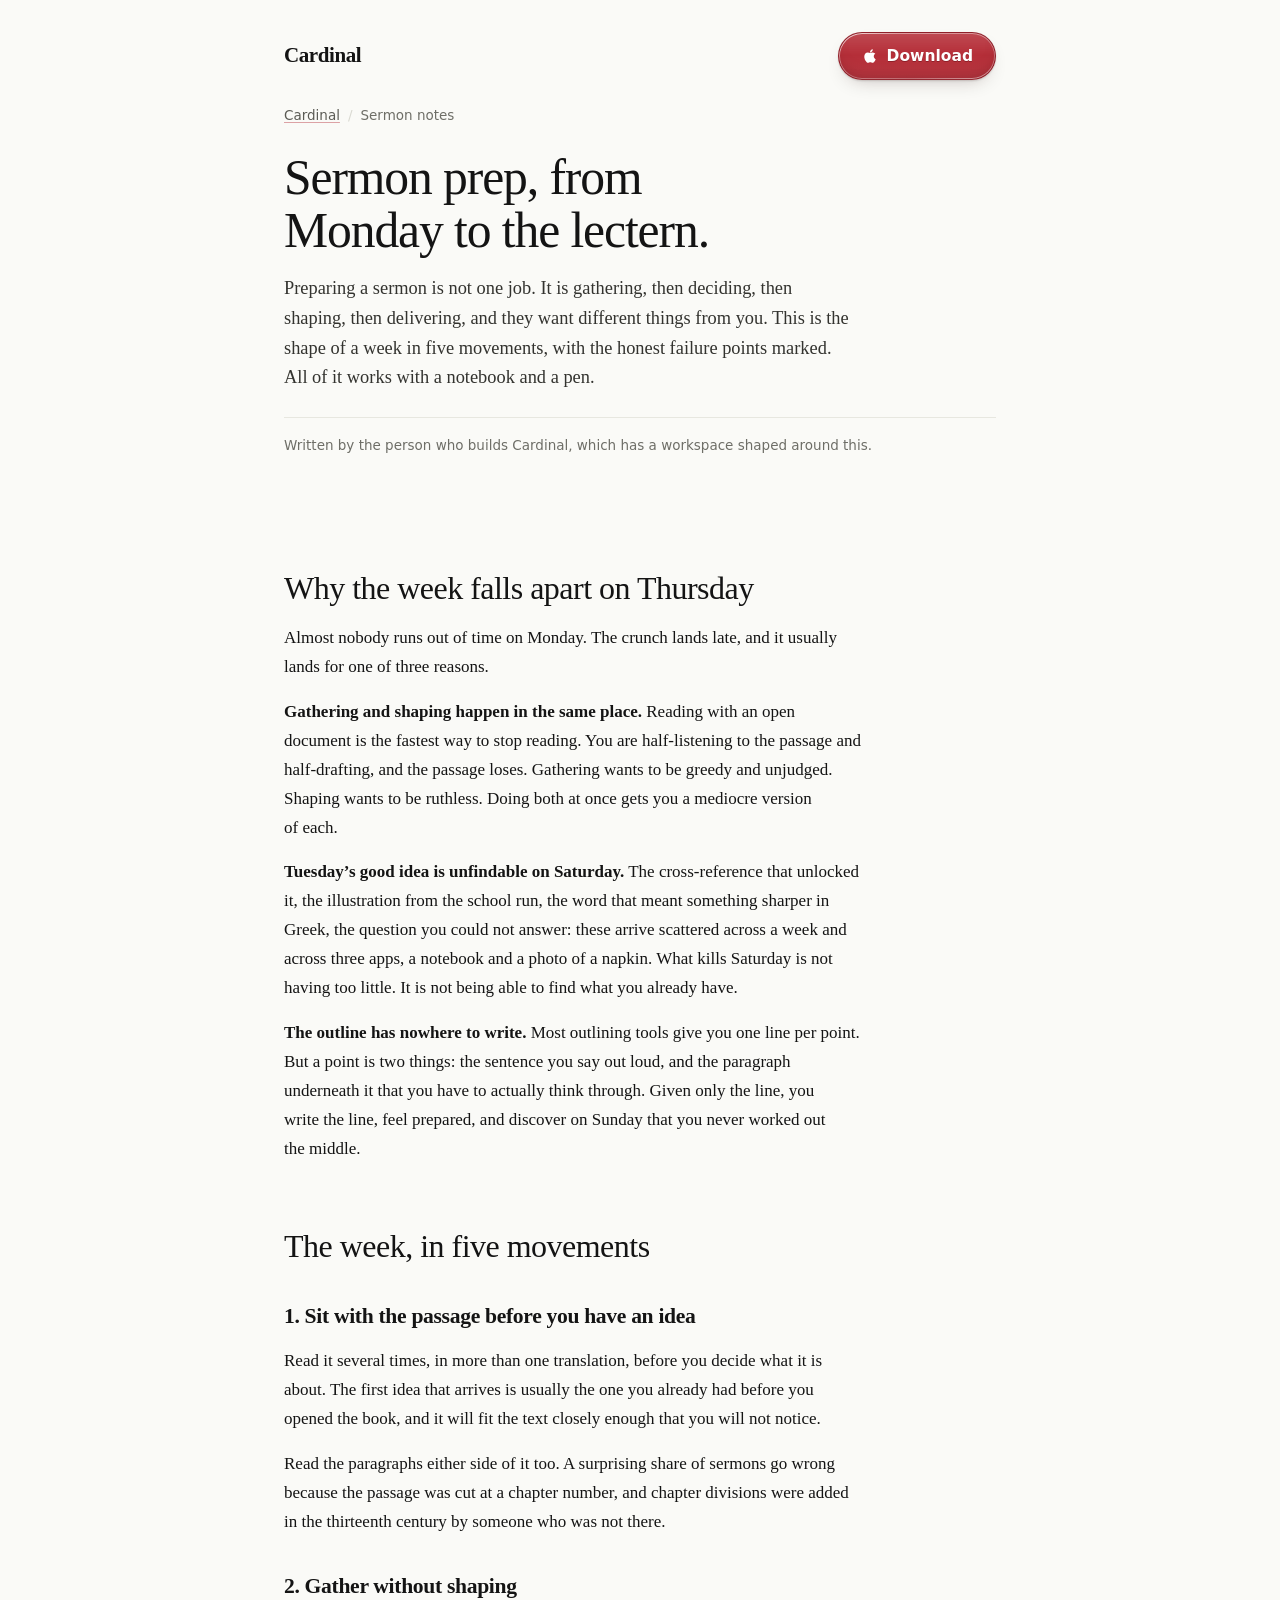
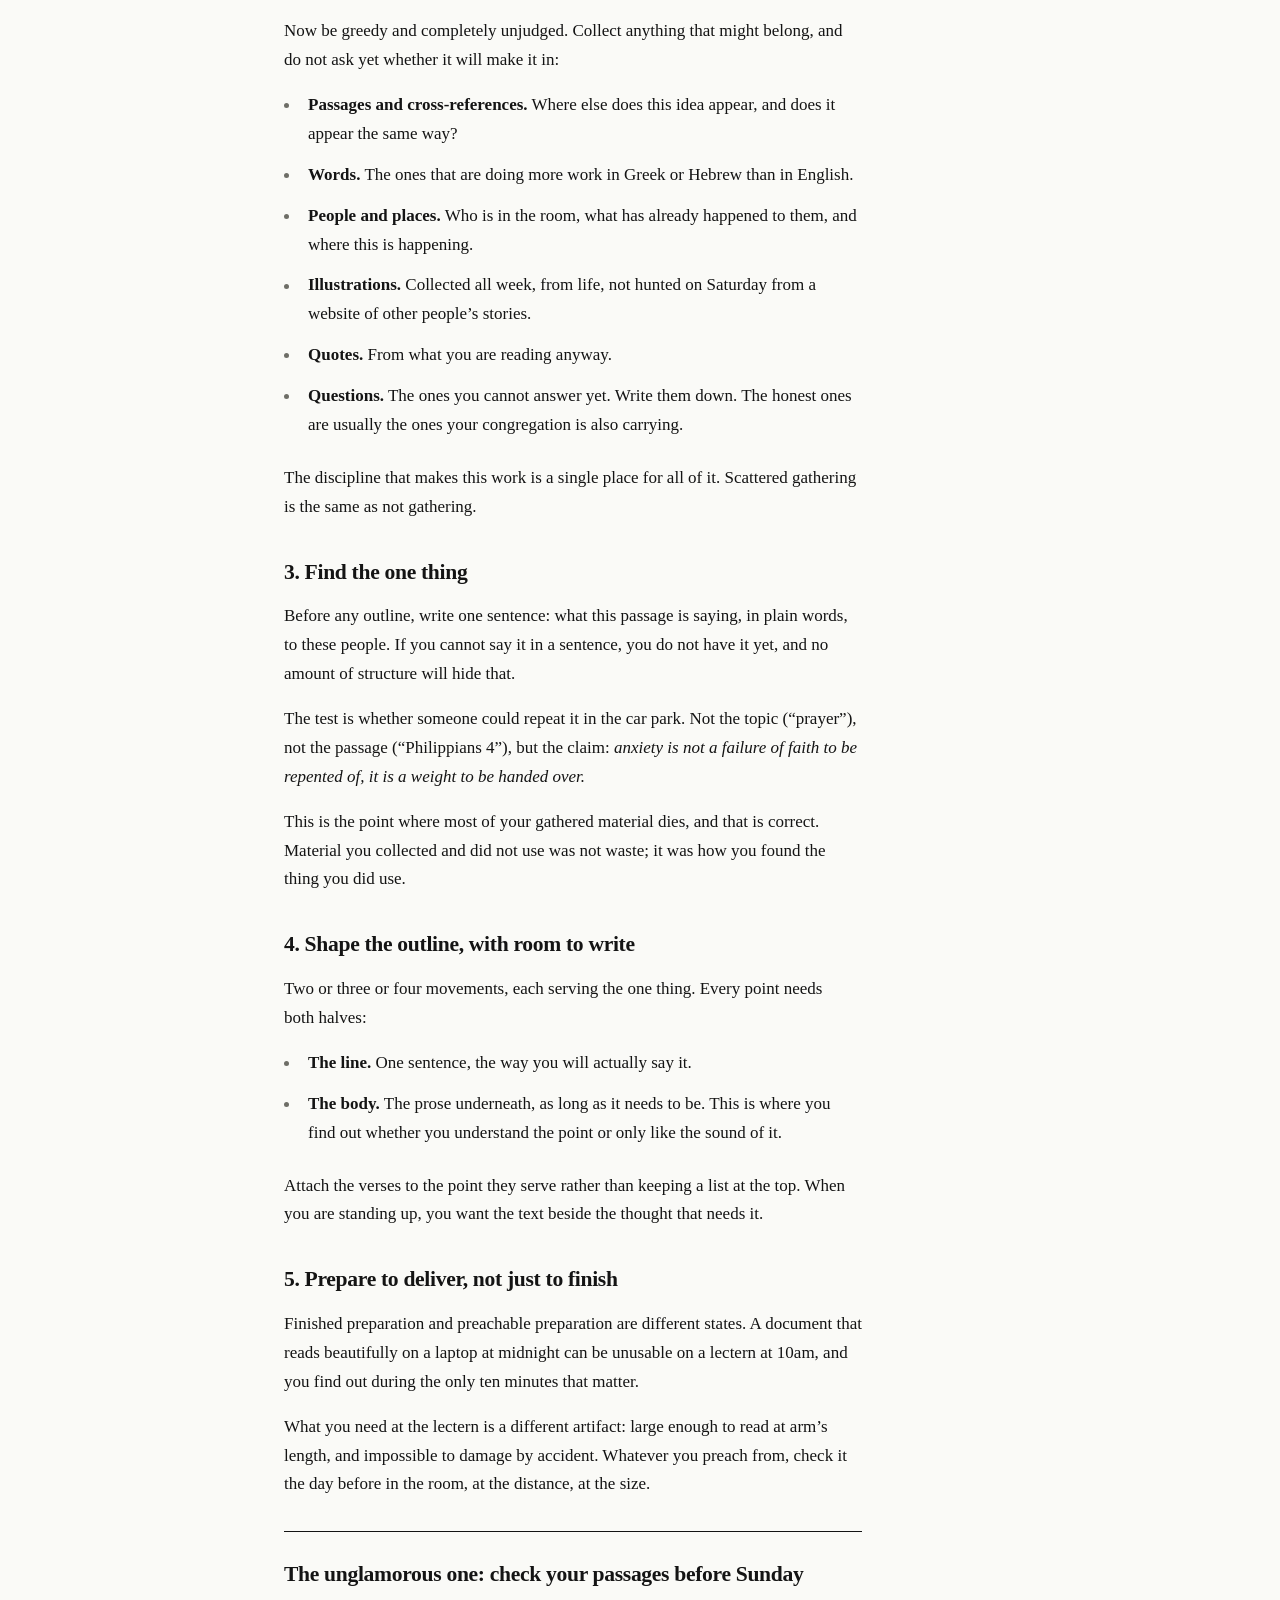
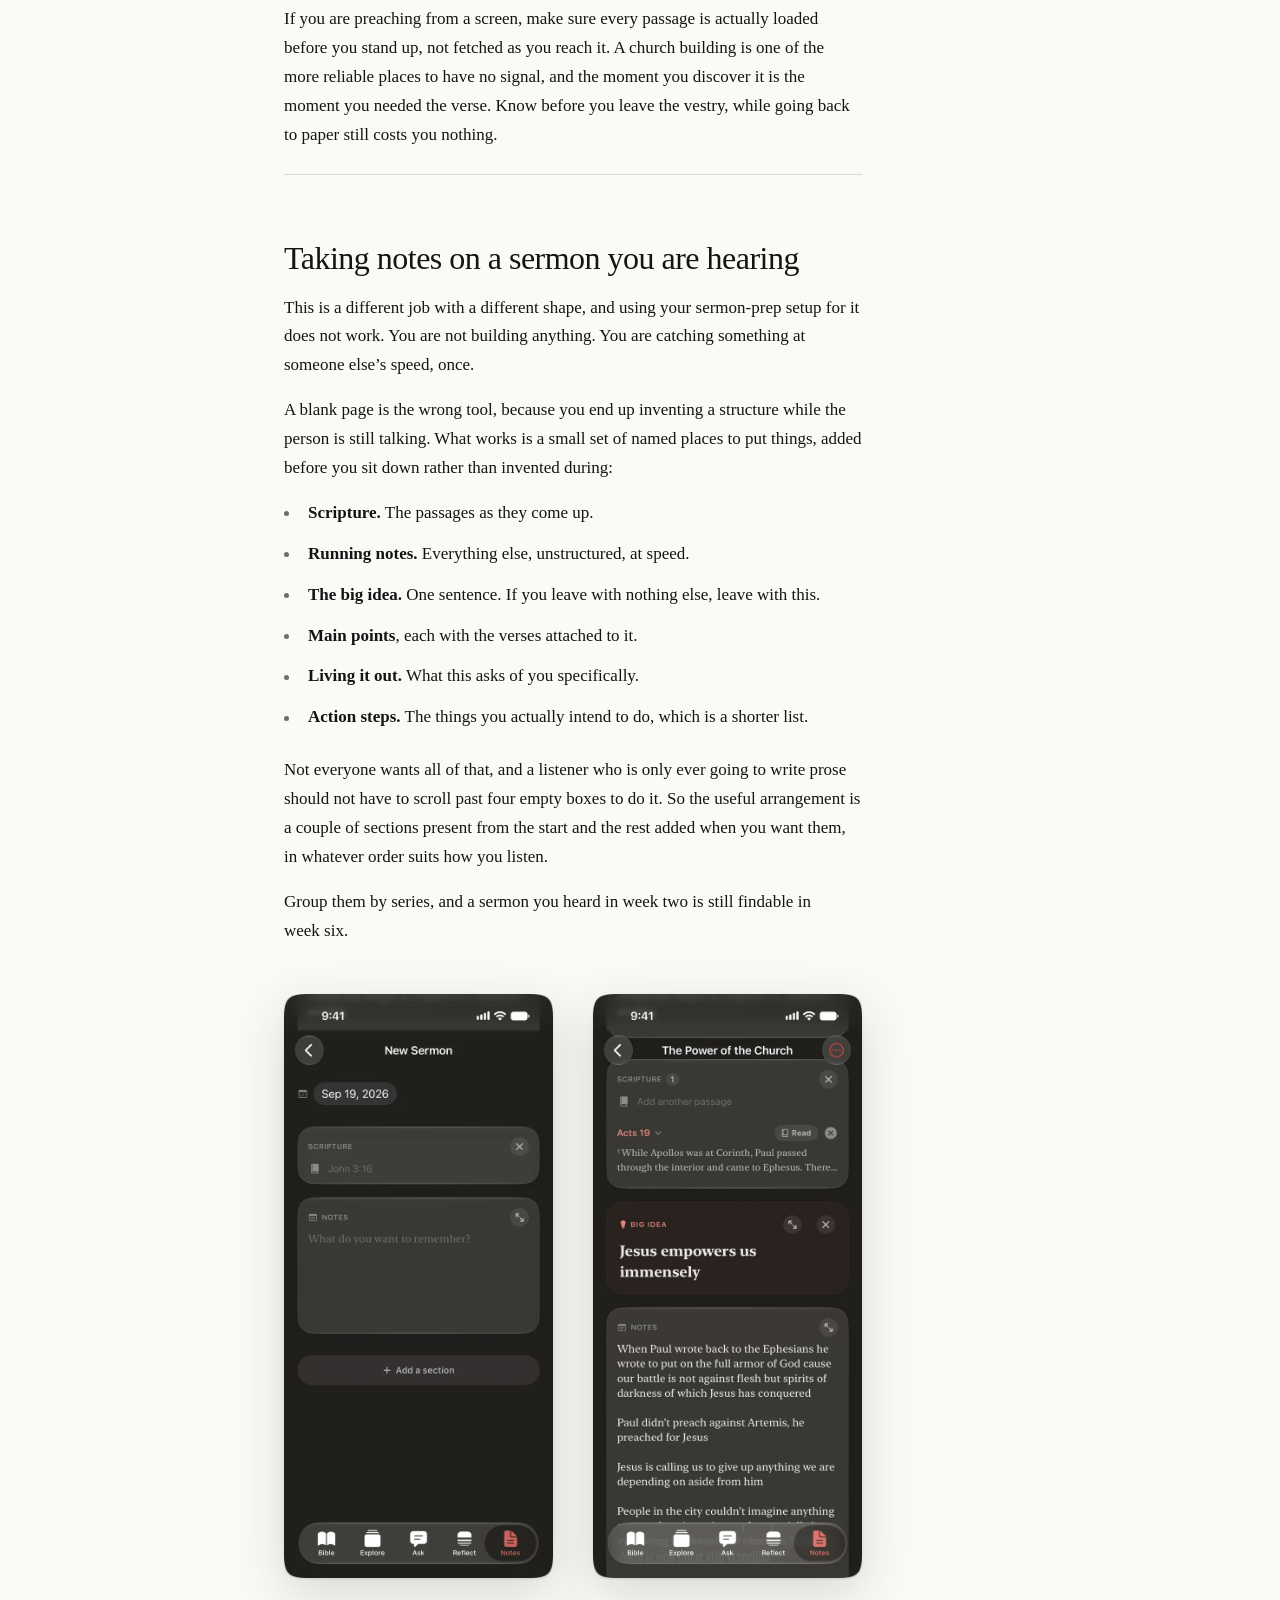
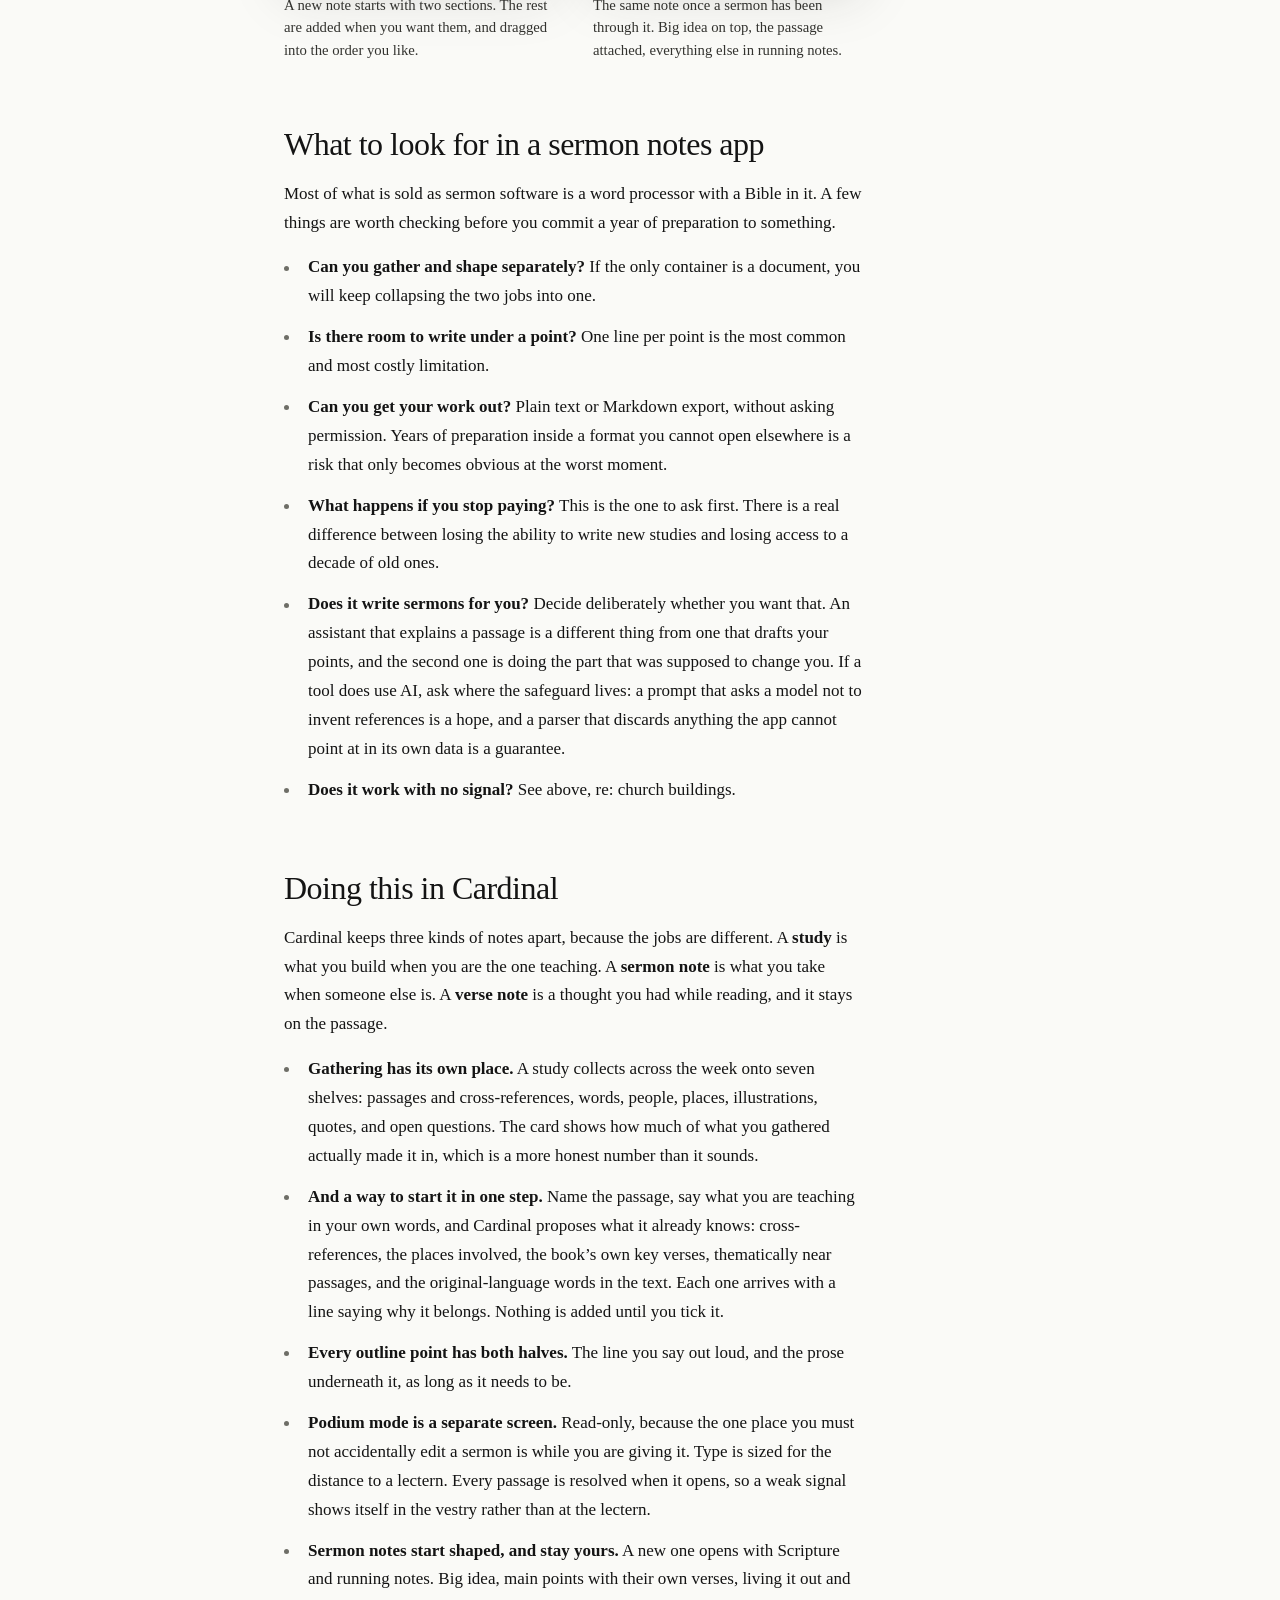
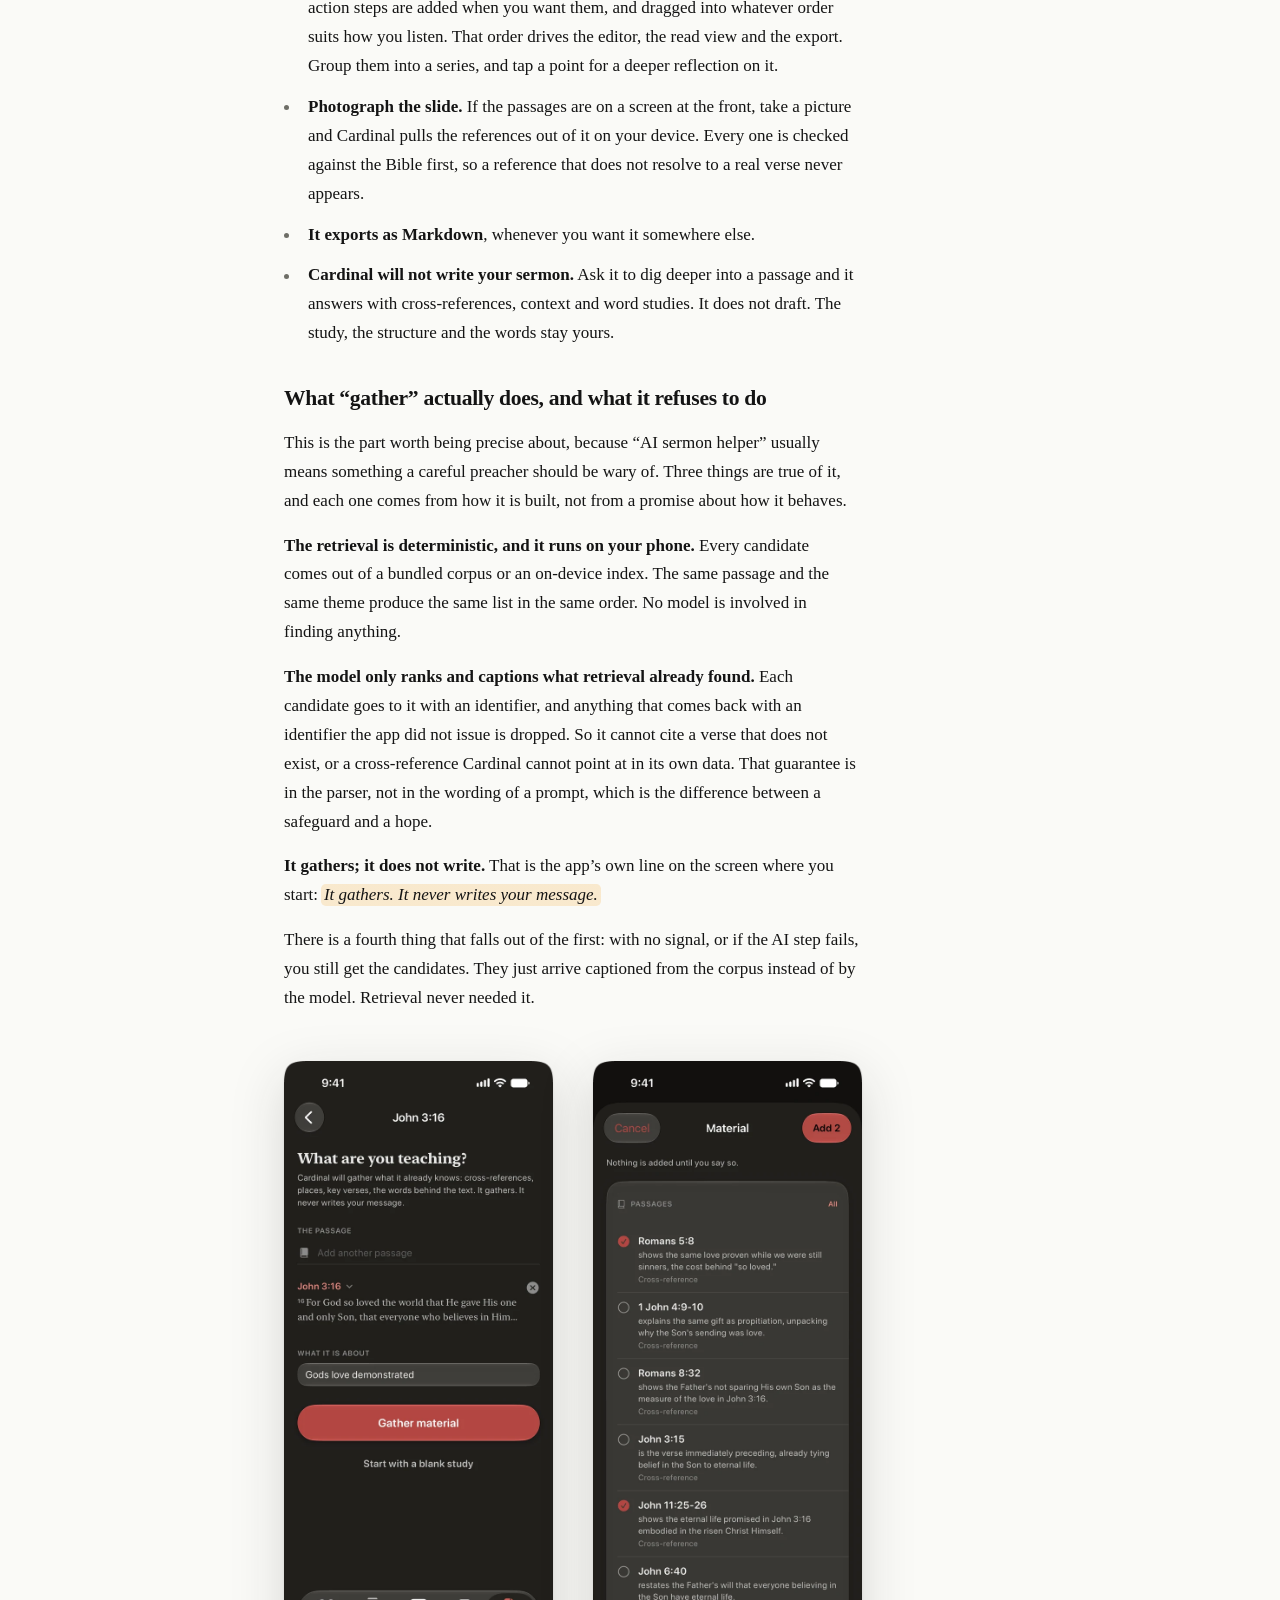
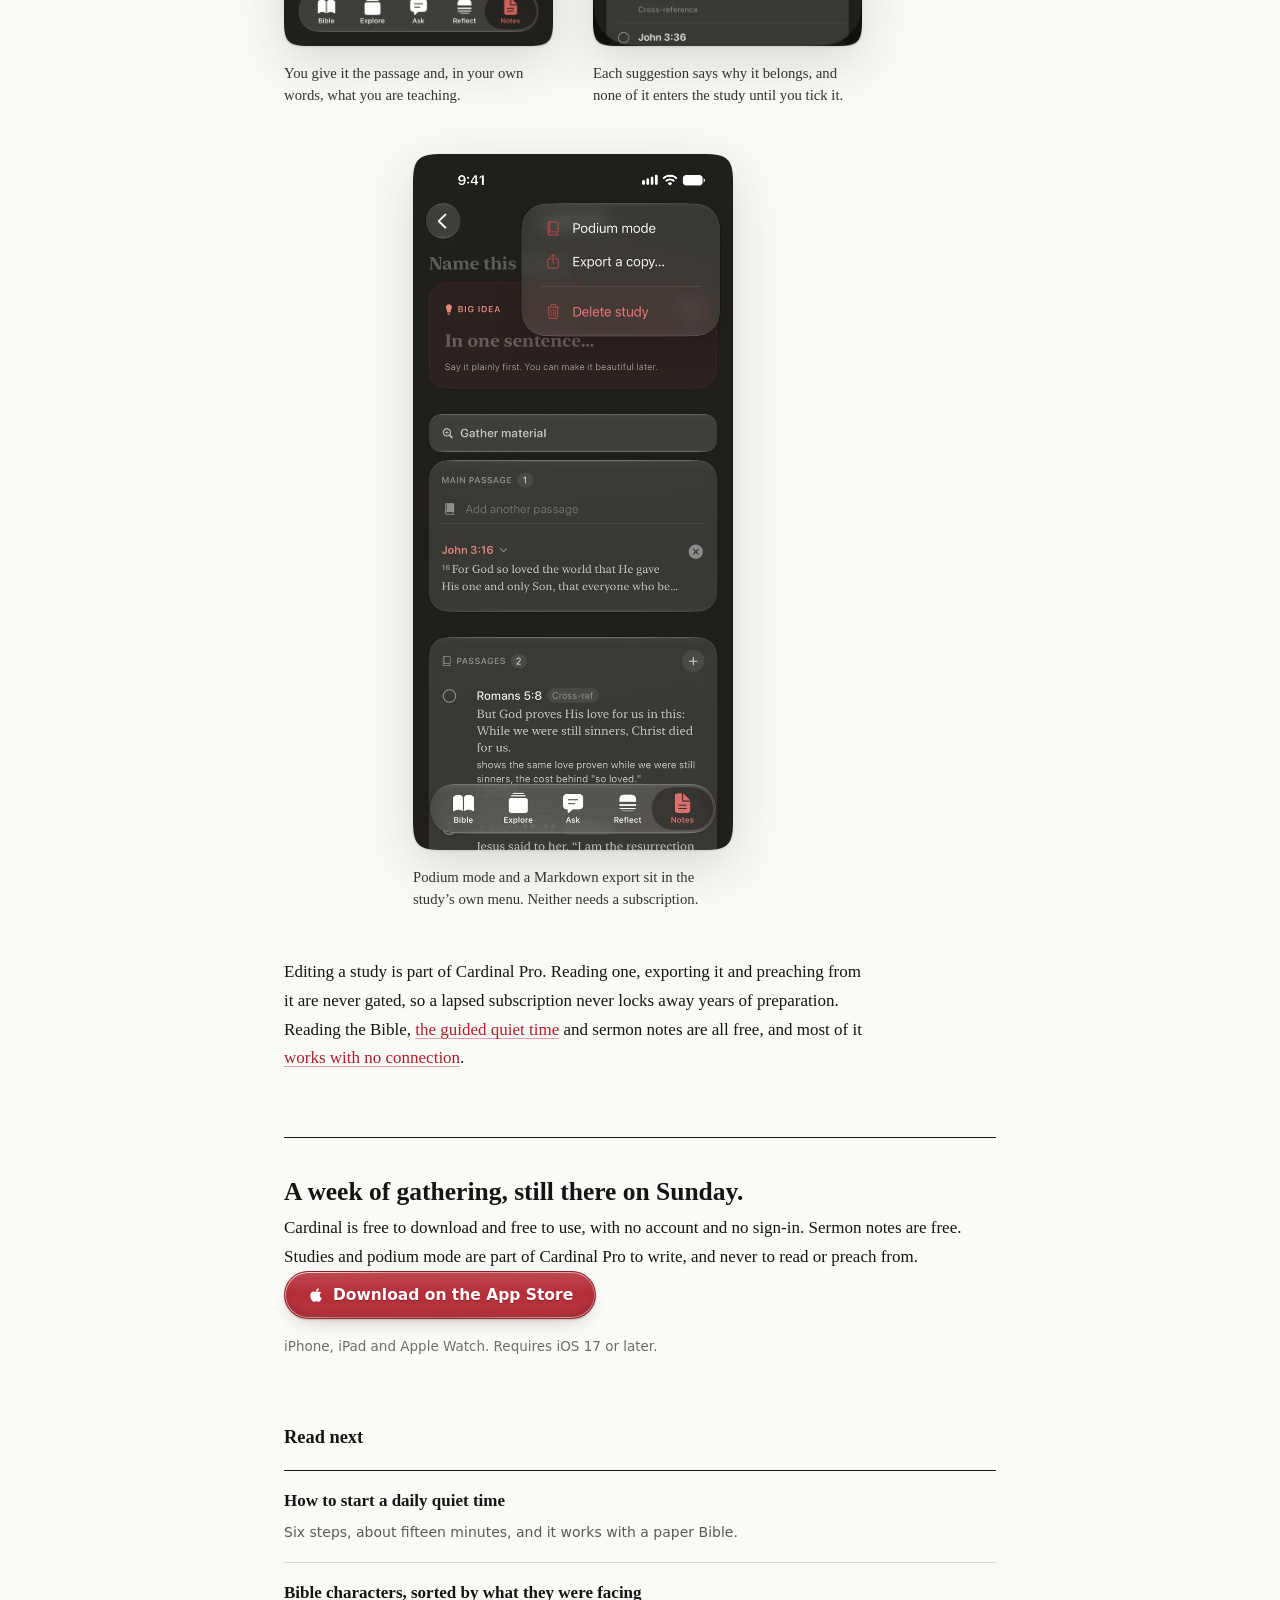
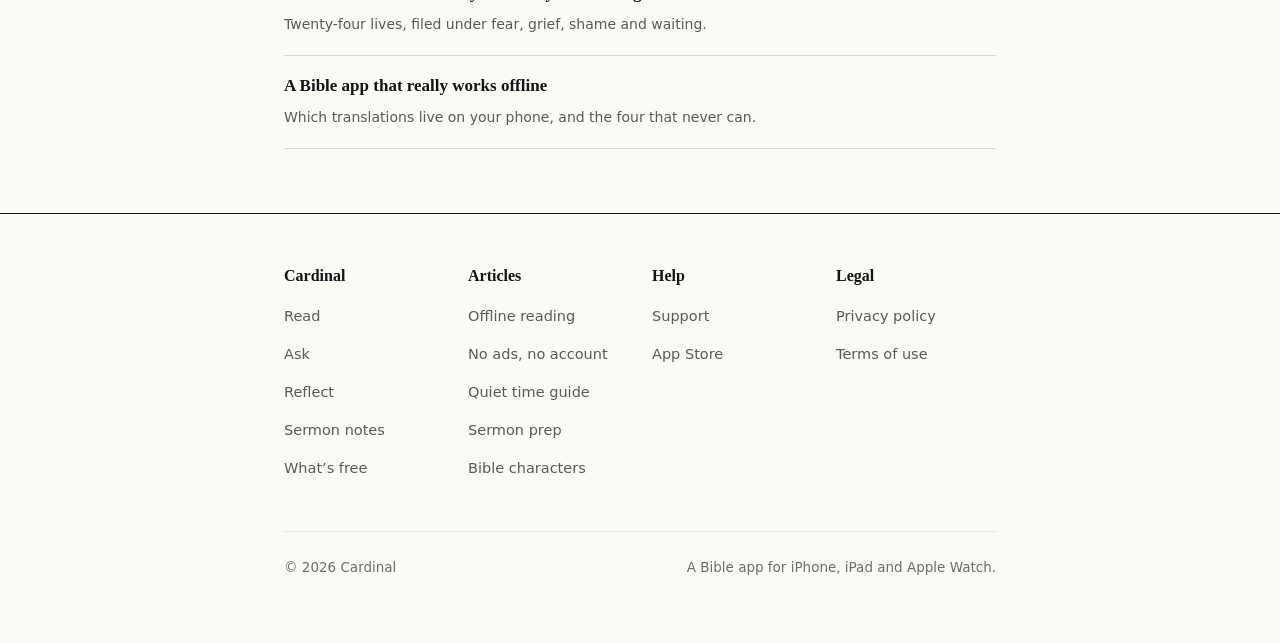
<file: sermon-notes/index.html>
<!DOCTYPE html>
<html lang="en" class="no-js">
<head>
  <script>document.documentElement.classList.remove('no-js');</script>
  <meta charset="UTF-8" />
  <meta name="viewport" content="width=device-width, initial-scale=1.0" />

  <title>Sermon Prep and Sermon Notes, Monday to Sunday &middot; Cardinal</title>
  <meta name="description" content="How a week of sermon preparation actually works, in five movements, with a notebook or an app. Plus what to look for in a sermon notes app, and how Cardinal does it." />
  <link rel="canonical" href="https://cardinalbible.app/sermon-notes/" />
  <meta name="theme-color" content="#FAFAF7" />
  <meta name="robots" content="index, follow, max-snippet:-1, max-image-preview:large" />

  <meta property="og:title" content="Sermon Prep and Sermon Notes, Monday to Sunday" />
  <meta property="og:description" content="The week has a shape. Five movements, from sitting with the passage to standing at the lectern." />
  <meta property="og:type" content="article" />
  <meta property="og:url" content="https://cardinalbible.app/sermon-notes/" />
  <meta property="og:image" content="https://cardinalbible.app/img/og.png" />
  <meta property="og:site_name" content="Cardinal" />
  <meta name="twitter:card" content="summary_large_image" />
  <meta name="twitter:title" content="Sermon Prep and Sermon Notes, Monday to Sunday" />
  <meta name="twitter:image" content="https://cardinalbible.app/img/og.png" />

  <link rel="icon" href="/favicon.ico" sizes="any" />
  <link rel="icon" type="image/png" sizes="32x32" href="/favicon-32.png" />
  <link rel="apple-touch-icon" sizes="180x180" href="/apple-touch-icon.png" />
  <link rel="stylesheet" href="/css/pages.css" />
</head>
<body>

<a class="skip" href="#main">Skip to content</a>

<div class="wrap">
  <header class="top">
    <a class="brand" href="/">Cardinal</a>
    <a class="btn btn-primary" href="https://apps.apple.com/app/id6758185643">
      <svg viewBox="0 0 24 24" fill="currentColor" aria-hidden="true"><path d="M17.05 20.28c-.98.95-2.05.8-3.08.35-1.09-.46-2.09-.48-3.24 0-1.44.62-2.2.44-3.06-.35C2.79 15.25 3.51 7.59 9.05 7.31c1.35.07 2.29.74 3.08.8 1.18-.24 2.31-.93 3.57-.84 1.51.12 2.65.72 3.4 1.8-3.12 1.87-2.38 5.98.48 7.13-.57 1.5-1.31 2.99-2.54 4.09l.01-.01zM12 7.25c-.15-2.23 1.66-4.07 3.74-4.25.29 2.58-2.34 4.5-3.74 4.25z"/></svg>
      Download
    </a>
  </header>

  <main id="main" tabindex="-1">
    <nav class="crumb" aria-label="Breadcrumb">
      <ol>
        <li><a href="/">Cardinal</a></li>
        <li><span aria-current="page">Sermon notes</span></li>
      </ol>
    </nav>

    <h1>Sermon prep, from Monday to the lectern.</h1>
    <p class="lede">Preparing a sermon is not one job. It is gathering, then deciding, then shaping, then delivering, and they want different things from you. This is the shape of a week in five movements, with the honest failure points marked. All of it works with a notebook and a pen.</p>
    <p class="byline">Written by the person who builds Cardinal, which has a workspace shaped around this.</p>

    <article>
      <h2>Why the week falls apart on Thursday</h2>
      <p>Almost nobody runs out of time on Monday. The crunch lands late, and it usually lands for one of three reasons.</p>
      <p><strong>Gathering and shaping happen in the same place.</strong> Reading with an open document is the fastest way to stop reading. You are half-listening to the passage and half-drafting, and the passage loses. Gathering wants to be greedy and unjudged. Shaping wants to be ruthless. Doing both at once gets you a mediocre version of each.</p>
      <p><strong>Tuesday&rsquo;s good idea is unfindable on Saturday.</strong> The cross-reference that unlocked it, the illustration from the school run, the word that meant something sharper in Greek, the question you could not answer: these arrive scattered across a week and across three apps, a notebook and a photo of a napkin. What kills Saturday is not having too little. It is not being able to find what you already have.</p>
      <p><strong>The outline has nowhere to write.</strong> Most outlining tools give you one line per point. But a point is two things: the sentence you say out loud, and the paragraph underneath it that you have to actually think through. Given only the line, you write the line, feel prepared, and discover on Sunday that you never worked out the middle.</p>

      <h2>The week, in five movements</h2>

      <h3>1. Sit with the passage before you have an idea</h3>
      <p>Read it several times, in more than one translation, before you decide what it is about. The first idea that arrives is usually the one you already had before you opened the book, and it will fit the text closely enough that you will not notice.</p>
      <p>Read the paragraphs either side of it too. A surprising share of sermons go wrong because the passage was cut at a chapter number, and chapter divisions were added in the thirteenth century by someone who was not there.</p>

      <h3>2. Gather without shaping</h3>
      <p>Now be greedy and completely unjudged. Collect anything that might belong, and do not ask yet whether it will make it in:</p>
      <ul>
        <li><strong>Passages and cross-references.</strong> Where else does this idea appear, and does it appear the same way?</li>
        <li><strong>Words.</strong> The ones that are doing more work in Greek or Hebrew than in English.</li>
        <li><strong>People and places.</strong> Who is in the room, what has already happened to them, and where this is happening.</li>
        <li><strong>Illustrations.</strong> Collected all week, from life, not hunted on Saturday from a website of other people&rsquo;s stories.</li>
        <li><strong>Quotes.</strong> From what you are reading anyway.</li>
        <li><strong>Questions.</strong> The ones you cannot answer yet. Write them down. The honest ones are usually the ones your congregation is also carrying.</li>
      </ul>
      <p>The discipline that makes this work is a single place for all of it. Scattered gathering is the same as not gathering.</p>

      <h3>3. Find the one thing</h3>
      <p>Before any outline, write one sentence: what this passage is saying, in plain words, to these people. If you cannot say it in a sentence, you do not have it yet, and no amount of structure will hide that.</p>
      <p>The test is whether someone could repeat it in the car park. Not the topic (&ldquo;prayer&rdquo;), not the passage (&ldquo;Philippians 4&rdquo;), but the claim: <em>anxiety is not a failure of faith to be repented of, it is a weight to be handed over.</em></p>
      <p>This is the point where most of your gathered material dies, and that is correct. Material you collected and did not use was not waste; it was how you found the thing you did use.</p>

      <h3>4. Shape the outline, with room to write</h3>
      <p>Two or three or four movements, each serving the one thing. Every point needs both halves:</p>
      <ul>
        <li><strong>The line.</strong> One sentence, the way you will actually say it.</li>
        <li><strong>The body.</strong> The prose underneath, as long as it needs to be. This is where you find out whether you understand the point or only like the sound of it.</li>
      </ul>
      <p>Attach the verses to the point they serve rather than keeping a list at the top. When you are standing up, you want the text beside the thought that needs it.</p>

      <h3>5. Prepare to deliver, not just to finish</h3>
      <p>Finished preparation and preachable preparation are different states. A document that reads beautifully on a laptop at midnight can be unusable on a lectern at 10am, and you find out during the only ten minutes that matter.</p>
      <p>What you need at the lectern is a different artifact: large enough to read at arm&rsquo;s length, and impossible to damage by accident. Whatever you preach from, check it the day before in the room, at the distance, at the size.</p>

      <div class="note">
        <h3>The unglamorous one: check your passages before Sunday</h3>
        <p>If you are preaching from a screen, make sure every passage is actually loaded before you stand up, not fetched as you reach it. A church building is one of the more reliable places to have no signal, and the moment you discover it is the moment you needed the verse. Know before you leave the vestry, while going back to paper still costs you nothing.</p>
      </div>

      <h2>Taking notes on a sermon you are hearing</h2>
      <p>This is a different job with a different shape, and using your sermon-prep setup for it does not work. You are not building anything. You are catching something at someone else&rsquo;s speed, once.</p>
      <p>A blank page is the wrong tool, because you end up inventing a structure while the person is still talking. What works is a small set of named places to put things, added before you sit down rather than invented during:</p>
      <ul>
        <li><strong>Scripture.</strong> The passages as they come up.</li>
        <li><strong>Running notes.</strong> Everything else, unstructured, at speed.</li>
        <li><strong>The big idea.</strong> One sentence. If you leave with nothing else, leave with this.</li>
        <li><strong>Main points</strong>, each with the verses attached to it.</li>
        <li><strong>Living it out.</strong> What this asks of you specifically.</li>
        <li><strong>Action steps.</strong> The things you actually intend to do, which is a shorter list.</li>
      </ul>
      <p>Not everyone wants all of that, and a listener who is only ever going to write prose should not have to scroll past four empty boxes to do it. So the useful arrangement is a couple of sections present from the start and the rest added when you want them, in whatever order suits how you listen.</p>
      <p>Group them by series, and a sermon you heard in week two is still findable in week six.</p>

      <div class="shots">
        <figure>
          <img src="/img/sermon-empty.webp" width="620" height="1348" loading="lazy" decoding="async" alt="A new sermon note in Cardinal, dated Sep 19 2026, holding two sections: Scripture, showing a John 3:16 placeholder, and Notes, prompting What do you want to remember? Below them a button reads Add a section." />
          <figcaption>A new note starts with two sections. The rest are added when you want them, and dragged into the order you like.</figcaption>
        </figure>
        <figure>
          <img src="/img/sermon-filled.webp" width="620" height="1348" loading="lazy" decoding="async" alt="A sermon note titled The Power of the Church. Scripture holds Acts 19 with the opening verse shown and a Read button. A Big Idea panel reads Jesus empowers us immensely. Notes below it run to several paragraphs, beginning When Paul wrote back to the Ephesians he wrote to put on the full armor of God." />
          <figcaption>The same note once a sermon has been through it. Big idea on top, the passage attached, everything else in running notes.</figcaption>
        </figure>
      </div>

      <h2>What to look for in a sermon notes app</h2>
      <p>Most of what is sold as sermon software is a word processor with a Bible in it. A few things are worth checking before you commit a year of preparation to something.</p>
      <ul>
        <li><strong>Can you gather and shape separately?</strong> If the only container is a document, you will keep collapsing the two jobs into one.</li>
        <li><strong>Is there room to write under a point?</strong> One line per point is the most common and most costly limitation.</li>
        <li><strong>Can you get your work out?</strong> Plain text or Markdown export, without asking permission. Years of preparation inside a format you cannot open elsewhere is a risk that only becomes obvious at the worst moment.</li>
        <li><strong>What happens if you stop paying?</strong> This is the one to ask first. There is a real difference between losing the ability to write new studies and losing access to a decade of old ones.</li>
        <li><strong>Does it write sermons for you?</strong> Decide deliberately whether you want that. An assistant that explains a passage is a different thing from one that drafts your points, and the second one is doing the part that was supposed to change you. If a tool does use AI, ask where the safeguard lives: a prompt that asks a model not to invent references is a hope, and a parser that discards anything the app cannot point at in its own data is a guarantee.</li>
        <li><strong>Does it work with no signal?</strong> See above, re: church buildings.</li>
      </ul>

      <h2>Doing this in Cardinal</h2>
      <p>Cardinal keeps three kinds of notes apart, because the jobs are different. A <strong>study</strong> is what you build when you are the one teaching. A <strong>sermon note</strong> is what you take when someone else is. A <strong>verse note</strong> is a thought you had while reading, and it stays on the passage.</p>
      <ul>
        <li><strong>Gathering has its own place.</strong> A study collects across the week onto seven shelves: passages and cross-references, words, people, places, illustrations, quotes, and open questions. The card shows how much of what you gathered actually made it in, which is a more honest number than it sounds.</li>
        <li><strong>And a way to start it in one step.</strong> Name the passage, say what you are teaching in your own words, and Cardinal proposes what it already knows: cross-references, the places involved, the book&rsquo;s own key verses, thematically near passages, and the original-language words in the text. Each one arrives with a line saying why it belongs. Nothing is added until you tick it.</li>
        <li><strong>Every outline point has both halves.</strong> The line you say out loud, and the prose underneath it, as long as it needs to be.</li>
        <li><strong>Podium mode is a separate screen.</strong> Read-only, because the one place you must not accidentally edit a sermon is while you are giving it. Type is sized for the distance to a lectern. Every passage is resolved when it opens, so a weak signal shows itself in the vestry rather than at the lectern.</li>
        <li><strong>Sermon notes start shaped, and stay yours.</strong> A new one opens with Scripture and running notes. Big idea, main points with their own verses, living it out and action steps are added when you want them, and dragged into whatever order suits how you listen. That order drives the editor, the read view and the export. Group them into a series, and tap a point for a deeper reflection on it.</li>
        <li><strong>Photograph the slide.</strong> If the passages are on a screen at the front, take a picture and Cardinal pulls the references out of it on your device. Every one is checked against the Bible first, so a reference that does not resolve to a real verse never appears.</li>
        <li><strong>It exports as Markdown</strong>, whenever you want it somewhere else.</li>
        <li><strong>Cardinal will not write your sermon.</strong> Ask it to dig deeper into a passage and it answers with cross-references, context and word studies. It does not draft. The study, the structure and the words stay yours.</li>
      </ul>
      <h3>What &ldquo;gather&rdquo; actually does, and what it refuses to do</h3>
      <p>This is the part worth being precise about, because &ldquo;AI sermon helper&rdquo; usually means something a careful preacher should be wary of. Three things are true of it, and each one comes from how it is built, not from a promise about how it behaves.</p>
      <p><strong>The retrieval is deterministic, and it runs on your phone.</strong> Every candidate comes out of a bundled corpus or an on-device index. The same passage and the same theme produce the same list in the same order. No model is involved in finding anything.</p>
      <p><strong>The model only ranks and captions what retrieval already found.</strong> Each candidate goes to it with an identifier, and anything that comes back with an identifier the app did not issue is dropped. So it cannot cite a verse that does not exist, or a cross-reference Cardinal cannot point at in its own data. That guarantee is in the parser, not in the wording of a prompt, which is the difference between a safeguard and a hope.</p>
      <p><strong>It gathers; it does not write.</strong> That is the app&rsquo;s own line on the screen where you start: <mark class="marker"><em>It gathers. It never writes your message.</em></mark></p>
      <p>There is a fourth thing that falls out of the first: with no signal, or if the AI step fails, you still get the candidates. They just arrive captioned from the corpus instead of by the model. Retrieval never needed it.</p>

      <div class="shots">
        <figure>
          <img src="/img/study-gather.webp" width="620" height="1348" loading="lazy" decoding="async" alt="Cardinal asking What are you teaching? The explanation reads: Cardinal will gather what it already knows, cross-references, places, key verses, the words behind the text. It gathers. It never writes your message. Below, the passage John 3:16 with its opening words, a field reading Gods love demonstrated, a Gather material button, and a link to start with a blank study." />
          <figcaption>You give it the passage and, in your own words, what you are teaching.</figcaption>
        </figure>
        <figure>
          <img src="/img/study-material.webp" width="620" height="1348" loading="lazy" decoding="async" alt="A sheet titled Material with Cancel and Add 2 buttons, under the line Nothing is added until you say so. A Passages list offers seven cross-references, each with a reason: Romans 5:8 shows the same love proven while we were still sinners, John 3:15 is the verse immediately preceding, John 11:25-26 shows the eternal life promised embodied in the risen Christ. Two are ticked." />
          <figcaption>Each suggestion says why it belongs, and none of it enters the study until you tick it.</figcaption>
        </figure>
      </div>


      <div class="shots">
        <figure style="max-width: 320px; margin: 0 auto;">
          <img src="/img/study-podium.webp" width="620" height="1348" loading="lazy" decoding="async" alt="A study open at its menu, which offers Podium mode, Export a copy and Delete study. Behind it the study shows a Big Idea prompt reading In one sentence, say it plainly first, you can make it beautiful later, a Gather material button, the main passage John 3:16, and a Passages shelf holding Romans 5:8 marked as a cross-reference." />
          <figcaption>Podium mode and a Markdown export sit in the study&rsquo;s own menu. Neither needs a subscription.</figcaption>
        </figure>
      </div>

      <p>Editing a study is part of Cardinal Pro. Reading one, exporting it and preaching from it are never gated, so a lapsed subscription never locks away years of preparation. Reading the Bible, <a href="/quiet-time/">the guided quiet time</a> and sermon notes are all free, and most of it <a href="/offline-bible-app/">works with no connection</a>.</p>
    </article>

    <section class="cta">
      <h2>A week of gathering, still there on Sunday.</h2>
      <p>Cardinal is free to download and free to use, with no account and no sign-in. Sermon notes are free. Studies and podium mode are part of Cardinal Pro to write, and never to read or preach from.</p>
      <a class="btn btn-primary" href="https://apps.apple.com/app/id6758185643">
        <svg viewBox="0 0 24 24" fill="currentColor" aria-hidden="true"><path d="M17.05 20.28c-.98.95-2.05.8-3.08.35-1.09-.46-2.09-.48-3.24 0-1.44.62-2.2.44-3.06-.35C2.79 15.25 3.51 7.59 9.05 7.31c1.35.07 2.29.74 3.08.8 1.18-.24 2.31-.93 3.57-.84 1.51.12 2.65.72 3.4 1.8-3.12 1.87-2.38 5.98.48 7.13-.57 1.5-1.31 2.99-2.54 4.09l.01-.01zM12 7.25c-.15-2.23 1.66-4.07 3.74-4.25.29 2.58-2.34 4.5-3.74 4.25z"/></svg>
        Download on the App Store
      </a>
      <p class="fine">iPhone, iPad and Apple Watch. Requires iOS 17 or later.</p>
    </section>

    <nav class="next" aria-labelledby="next-h">
      <h2 id="next-h">Read next</h2>
      <ul>
        <li><a href="/quiet-time/"><strong>How to start a daily quiet time</strong><span>Six steps, about fifteen minutes, and it works with a paper Bible.</span></a></li>
        <li><a href="/bible-characters/"><strong>Bible characters, sorted by what they were facing</strong><span>Twenty-four lives, filed under fear, grief, shame and waiting.</span></a></li>
        <li><a href="/offline-bible-app/"><strong>A Bible app that really works offline</strong><span>Which translations live on your phone, and the four that never can.</span></a></li>
      </ul>
    </nav>
  </main>
</div>

<footer class="site">
  <div class="wrap">
    <div class="foot-grid">
      <div>
        <h2>Cardinal</h2>
        <ul>
          <li><a href="/#read">Read</a></li>
          <li><a href="/#ask">Ask</a></li>
          <li><a href="/#quiet-time">Reflect</a></li>
          <li><a href="/#notes">Sermon notes</a></li>
          <li><a href="/#pricing">What&rsquo;s free</a></li>
        </ul>
      </div>
      <div>
        <h2>Articles</h2>
        <ul>
          <li><a href="/offline-bible-app/">Offline reading</a></li>
          <li><a href="/bible-app-no-ads/">No ads, no account</a></li>
          <li><a href="/quiet-time/">Quiet time guide</a></li>
          <li><a href="/sermon-notes/">Sermon prep</a></li>
          <li><a href="/bible-characters/">Bible characters</a></li>
        </ul>
      </div>
      <div>
        <h2>Help</h2>
        <ul>
          <li><a href="/support.html">Support</a></li>
          <li><a href="https://apps.apple.com/app/id6758185643">App Store</a></li>
        </ul>
      </div>
      <div>
        <h2>Legal</h2>
        <ul>
          <li><a href="/privacy-policy.html">Privacy policy</a></li>
          <li><a href="/terms-of-use.html">Terms of use</a></li>
        </ul>
      </div>
    </div>
    <div class="foot-base">
      <div>&copy; <span id="year">2026</span> Cardinal</div>
      <div>A Bible app for iPhone, iPad and Apple Watch.</div>
    </div>
  </div>
</footer>

<script>document.getElementById('year').textContent = new Date().getFullYear();</script>
<script defer src="/js/pages.js"></script>

<script type="application/ld+json">
{
  "@context": "https://schema.org",
  "@graph": [
    {
      "@type": "BreadcrumbList",
      "itemListElement": [
        { "@type": "ListItem", "position": 1, "name": "Cardinal", "item": "https://cardinalbible.app/" },
        { "@type": "ListItem", "position": 2, "name": "Sermon notes", "item": "https://cardinalbible.app/sermon-notes/" }
      ]
    },
    {
      "@type": "HowTo",
      "name": "How to prepare a sermon in a week",
      "description": "Sermon preparation in five movements, from sitting with the passage to standing at a lectern, separating gathering from shaping.",
      "url": "https://cardinalbible.app/sermon-notes/",
      "inLanguage": "en",
      "step": [
        { "@type": "HowToStep", "position": 1, "name": "Sit with the passage before you have an idea", "text": "Read it several times, in more than one translation, before deciding what it is about. Read the paragraphs either side of it, because chapter divisions were added centuries later and are a navigation aid rather than a unit of meaning." },
        { "@type": "HowToStep", "position": 2, "name": "Gather without shaping", "text": "Collect greedily and without judging: passages and cross-references, original-language words, people, places, illustrations, quotes, and the questions you cannot answer yet. Keep all of it in one place, because scattered gathering is the same as not gathering." },
        { "@type": "HowToStep", "position": 3, "name": "Find the one thing", "text": "Before any outline, write one plain sentence saying what the passage is saying to these people. If you cannot say it in a sentence you do not have it yet. Most of the gathered material dies here, which is correct." },
        { "@type": "HowToStep", "position": 4, "name": "Shape the outline, with room to write", "text": "Two to four movements, each serving the one thing. Every point needs both halves: the line you say out loud, and the prose underneath it. Attach verses to the point they serve rather than listing them at the top." },
        { "@type": "HowToStep", "position": 5, "name": "Prepare to deliver, not just to finish", "text": "Finished preparation and preachable preparation are different states. What you preach from should be readable at arm’s length and impossible to damage by accident. Check it the day before, in the room, at the distance." }
      ]
    },
    {
      "@type": "FAQPage",
      "mainEntity": [
        {
          "@type": "Question",
          "name": "What is the best app for sermon preparation?",
          "acceptedAnswer": { "@type": "Answer", "text": "Judge one on four things rather than its feature list. Can you gather material separately from shaping it, so reading does not turn into drafting? Is there room to write prose under each outline point, not just one line? Can you export your work as plain text or Markdown without asking permission? And what happens if you stop paying, since there is a real difference between losing the ability to write new material and losing access to years of old material. Cardinal is built to answer all four: a gathering workspace with seven shelves, an outline where every point has both the line and the prose, Markdown export, and a rule that editing a study needs a subscription while reading, exporting and preaching from one never do." }
        },
        {
          "@type": "Question",
          "name": "How do you prepare a sermon in a week?",
          "acceptedAnswer": { "@type": "Answer", "text": "In five movements. Sit with the passage before you have an idea, reading it several times and reading past the chapter divisions. Gather greedily and without shaping: cross-references, words, people, places, illustrations, quotes and open questions, all in one place. Find the one thing, written as a single plain sentence. Shape an outline where each point has both the line you say out loud and the prose underneath it. Then prepare to deliver rather than merely to finish, because a document that works on a laptop at midnight can be unusable on a lectern at 10am." }
        },
        {
          "@type": "Question",
          "name": "How should you take notes on a sermon you are listening to?",
          "acceptedAnswer": { "@type": "Answer", "text": "Not on a blank page, because you end up inventing a structure while the speaker is still talking. Decide on a few named places before you sit down: the Scripture as it comes up, running notes for everything else, the big idea in one sentence, the main points with their verses attached, what it asks of you specifically, and the action steps you actually intend to take. In Cardinal a new sermon note starts with Scripture and Notes, and the rest are added when you want them and reordered to suit how you listen. Grouping notes by series keeps a sermon from week two findable in week six." }
        },
        {
          "@type": "Question",
          "name": "Can AI find cross-references for a sermon without making them up?",
          "acceptedAnswer": {
            "@type": "Answer",
            "text": "In Cardinal the safeguard is structural rather than a request made of the model. You name a passage and say what you are teaching, and the app retrieves the candidates itself: cross-references, the places involved, the book's own key verses, thematically near passages and the original-language words in the text. That retrieval is deterministic and runs on the device against bundled data, so no model finds anything. The model only ranks those candidates and writes the one-line reason each appears, and any identifier it returns that the app did not issue is discarded, so it cannot cite a verse or a reference the app cannot point at in its own data. The guarantee lives in the parser rather than in the wording of a prompt. Offline, or if the ranking step fails, the candidates still appear captioned from the corpus. Nothing enters the study until you accept it."
          }
        },
        {
          "@type": "Question",
          "name": "Will Cardinal write my sermon for me?",
          "acceptedAnswer": { "@type": "Answer", "text": "No, and that is deliberate. You can ask Cardinal to dig deeper into a passage or a point and it answers with cross-references, historical context and word studies. It does not draft sermons or outlines. The study, the structure and the words stay yours." }
        },
        {
          "@type": "Question",
          "name": "What happens to my studies if my subscription lapses?",
          "acceptedAnswer": { "@type": "Answer", "text": "They stay readable. In Cardinal, only changing a study needs Cardinal Pro. Reading one, exporting it as Markdown and preaching from it in podium mode are never gated, so a lapsed subscription leaves years of preparation readable rather than hostage." }
        },
        {
          "@type": "Question",
          "name": "Can I preach from my phone or iPad?",
          "acceptedAnswer": { "@type": "Answer", "text": "Yes. Cardinal has a podium mode built for exactly that: read-only, so a sermon cannot be edited while it is being given; type sized for the distance to a lectern rather than the size you read at; and every passage in the sermon resolved when the screen opens rather than when you reach it, so a weak signal reveals itself while there is still time to pick up paper." }
        }
      ]
    }
  ]
}
</script>

</body>
</html>
</file>
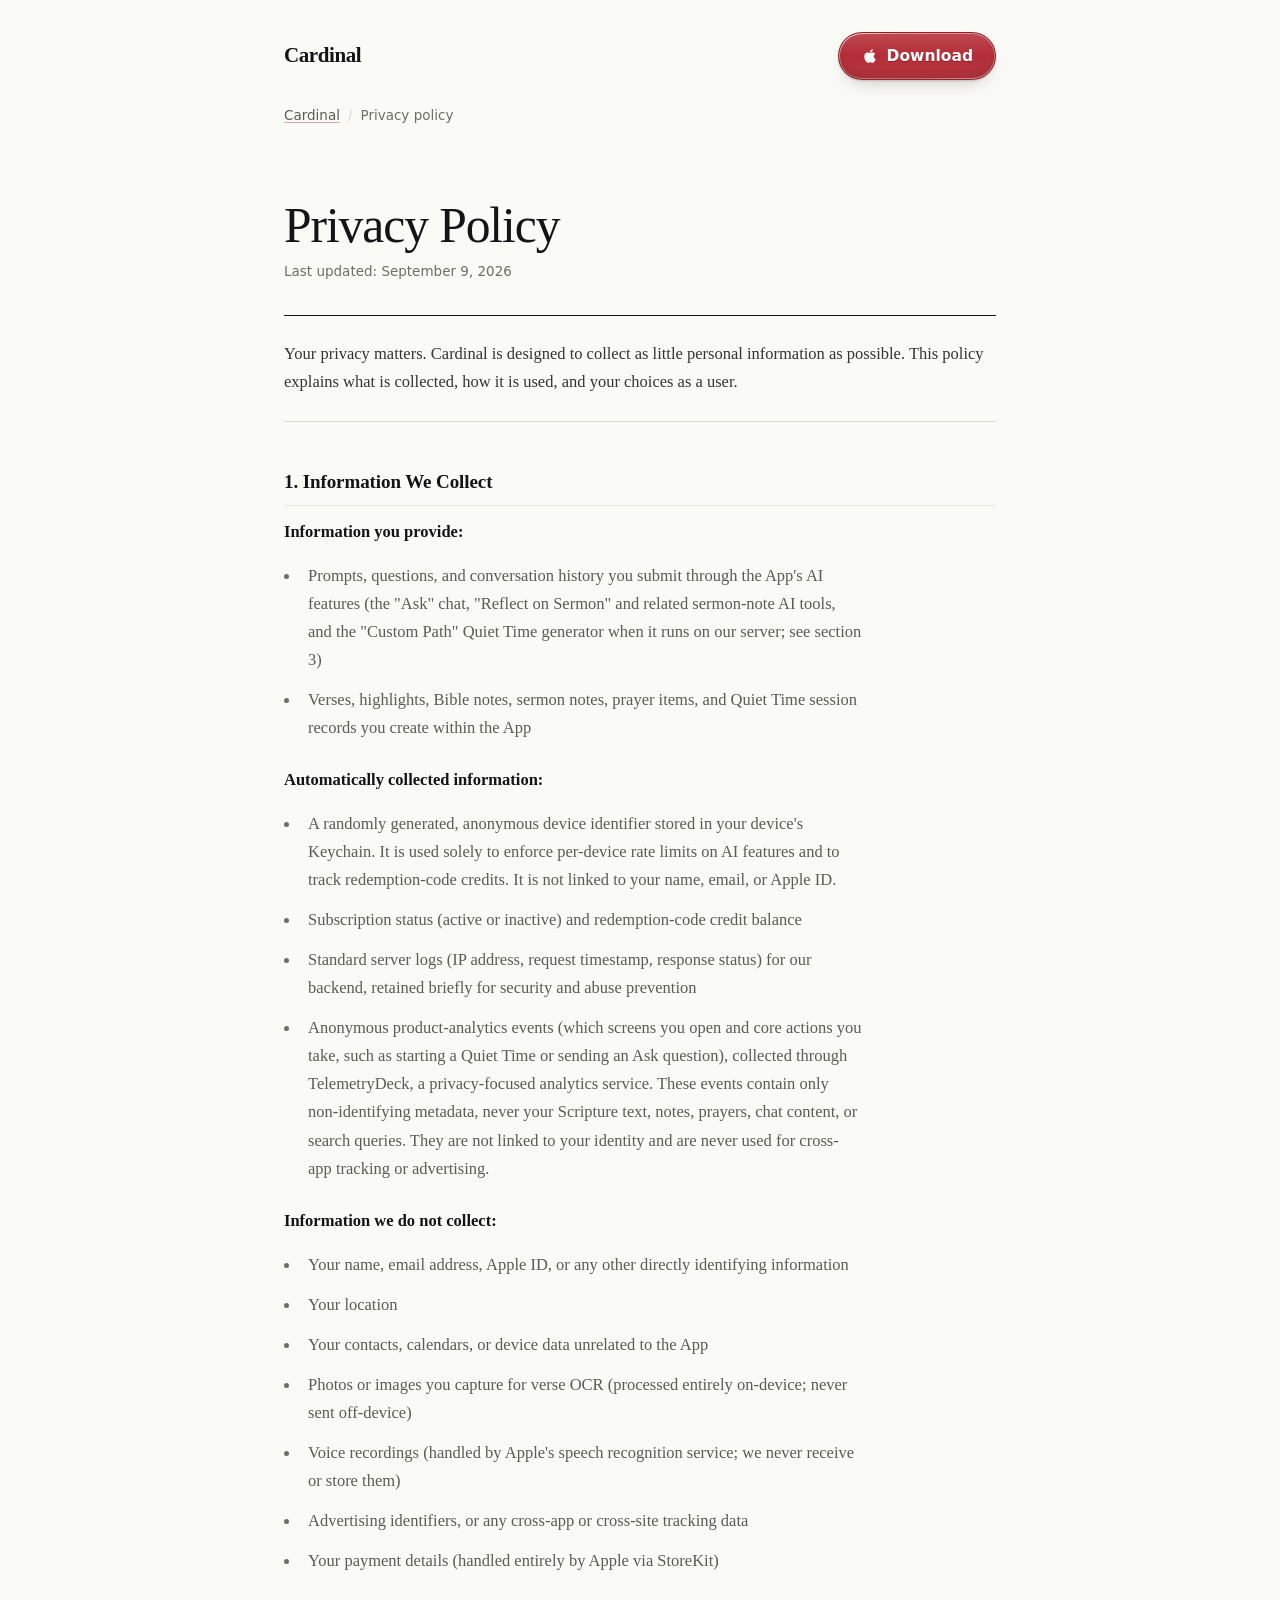
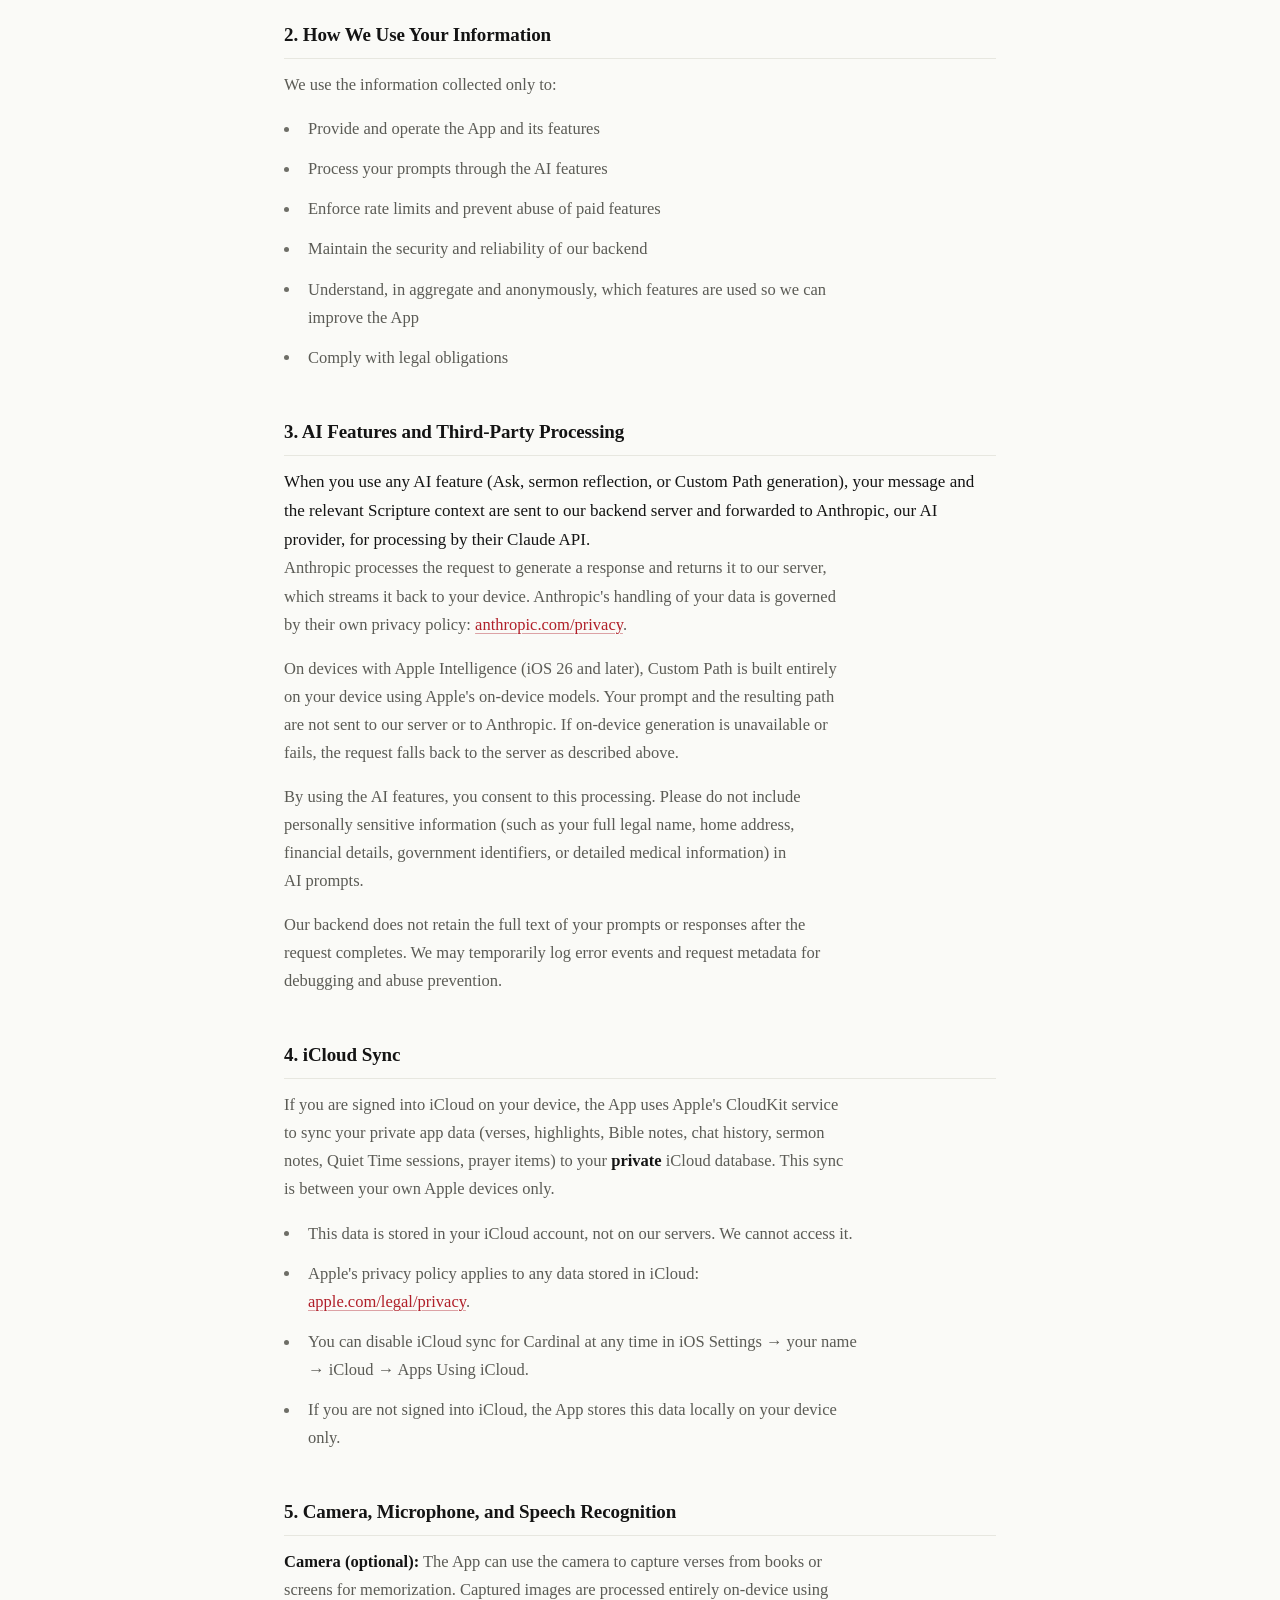
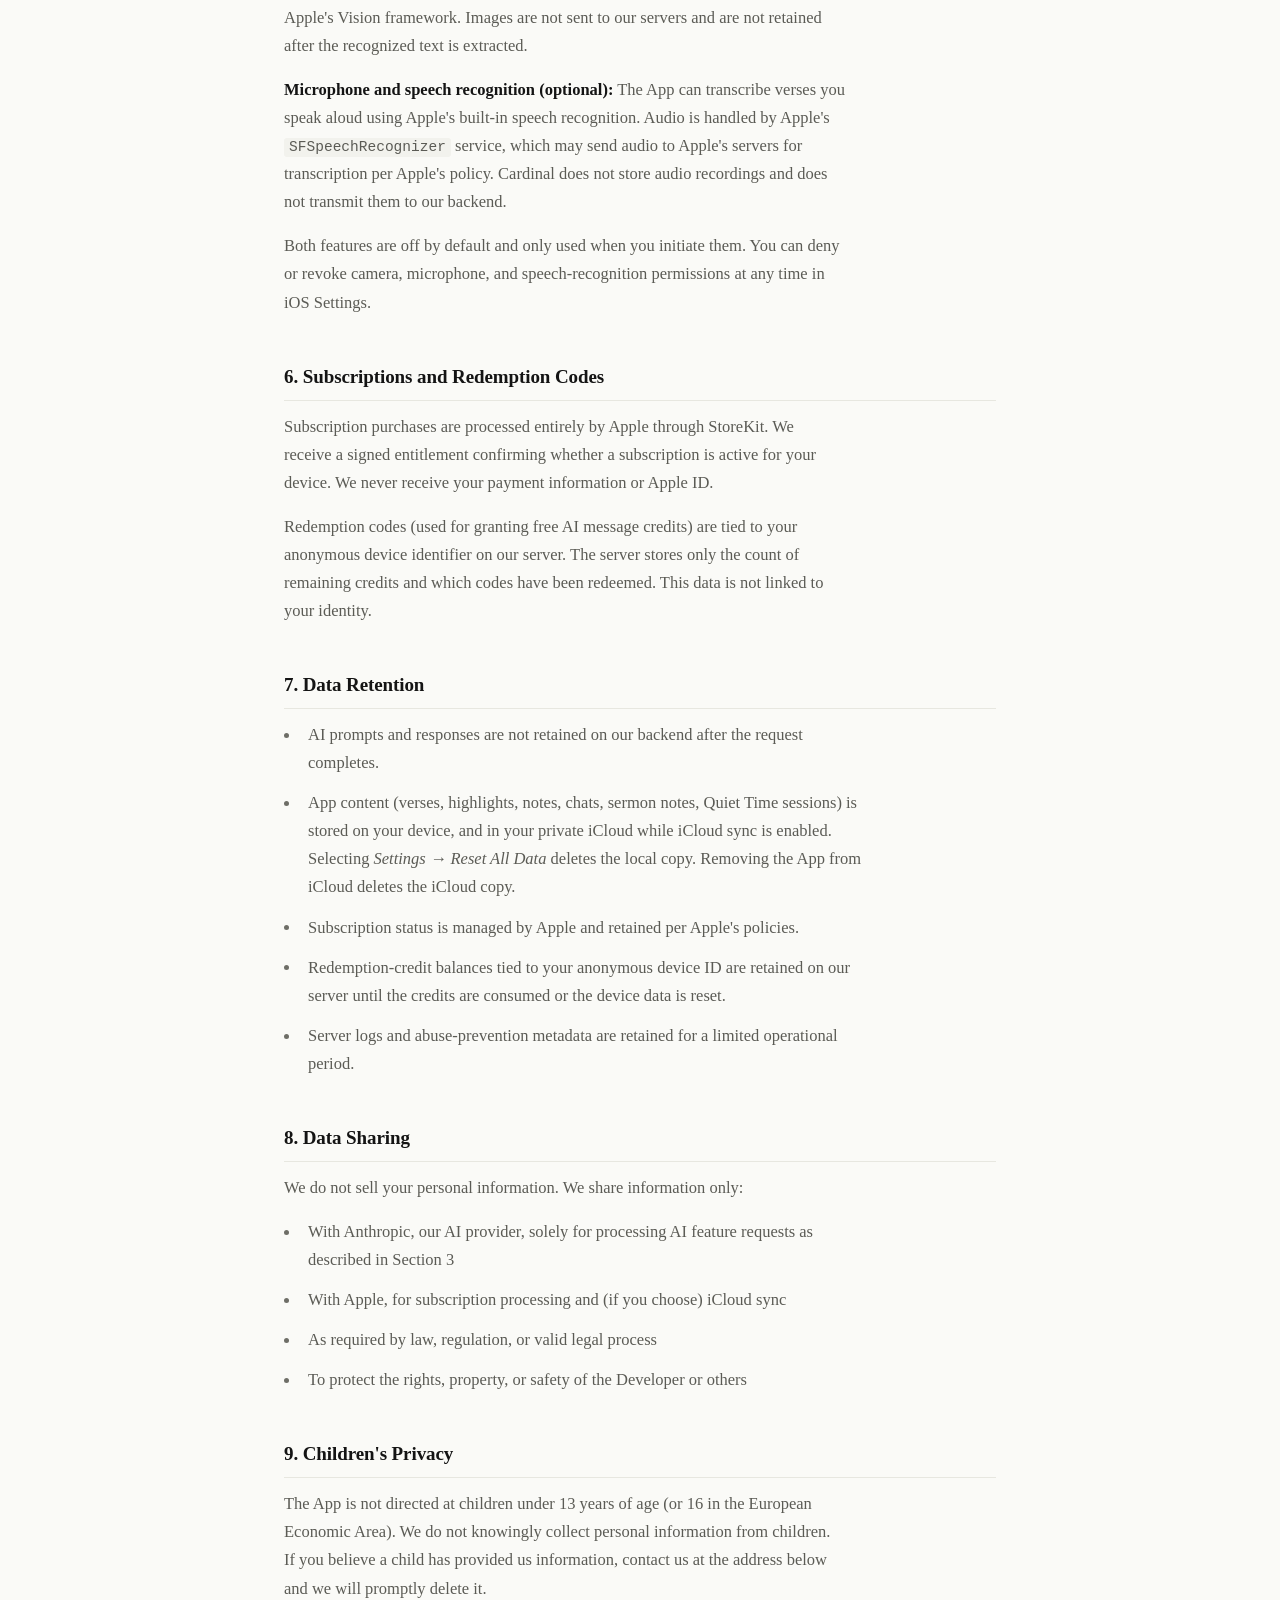
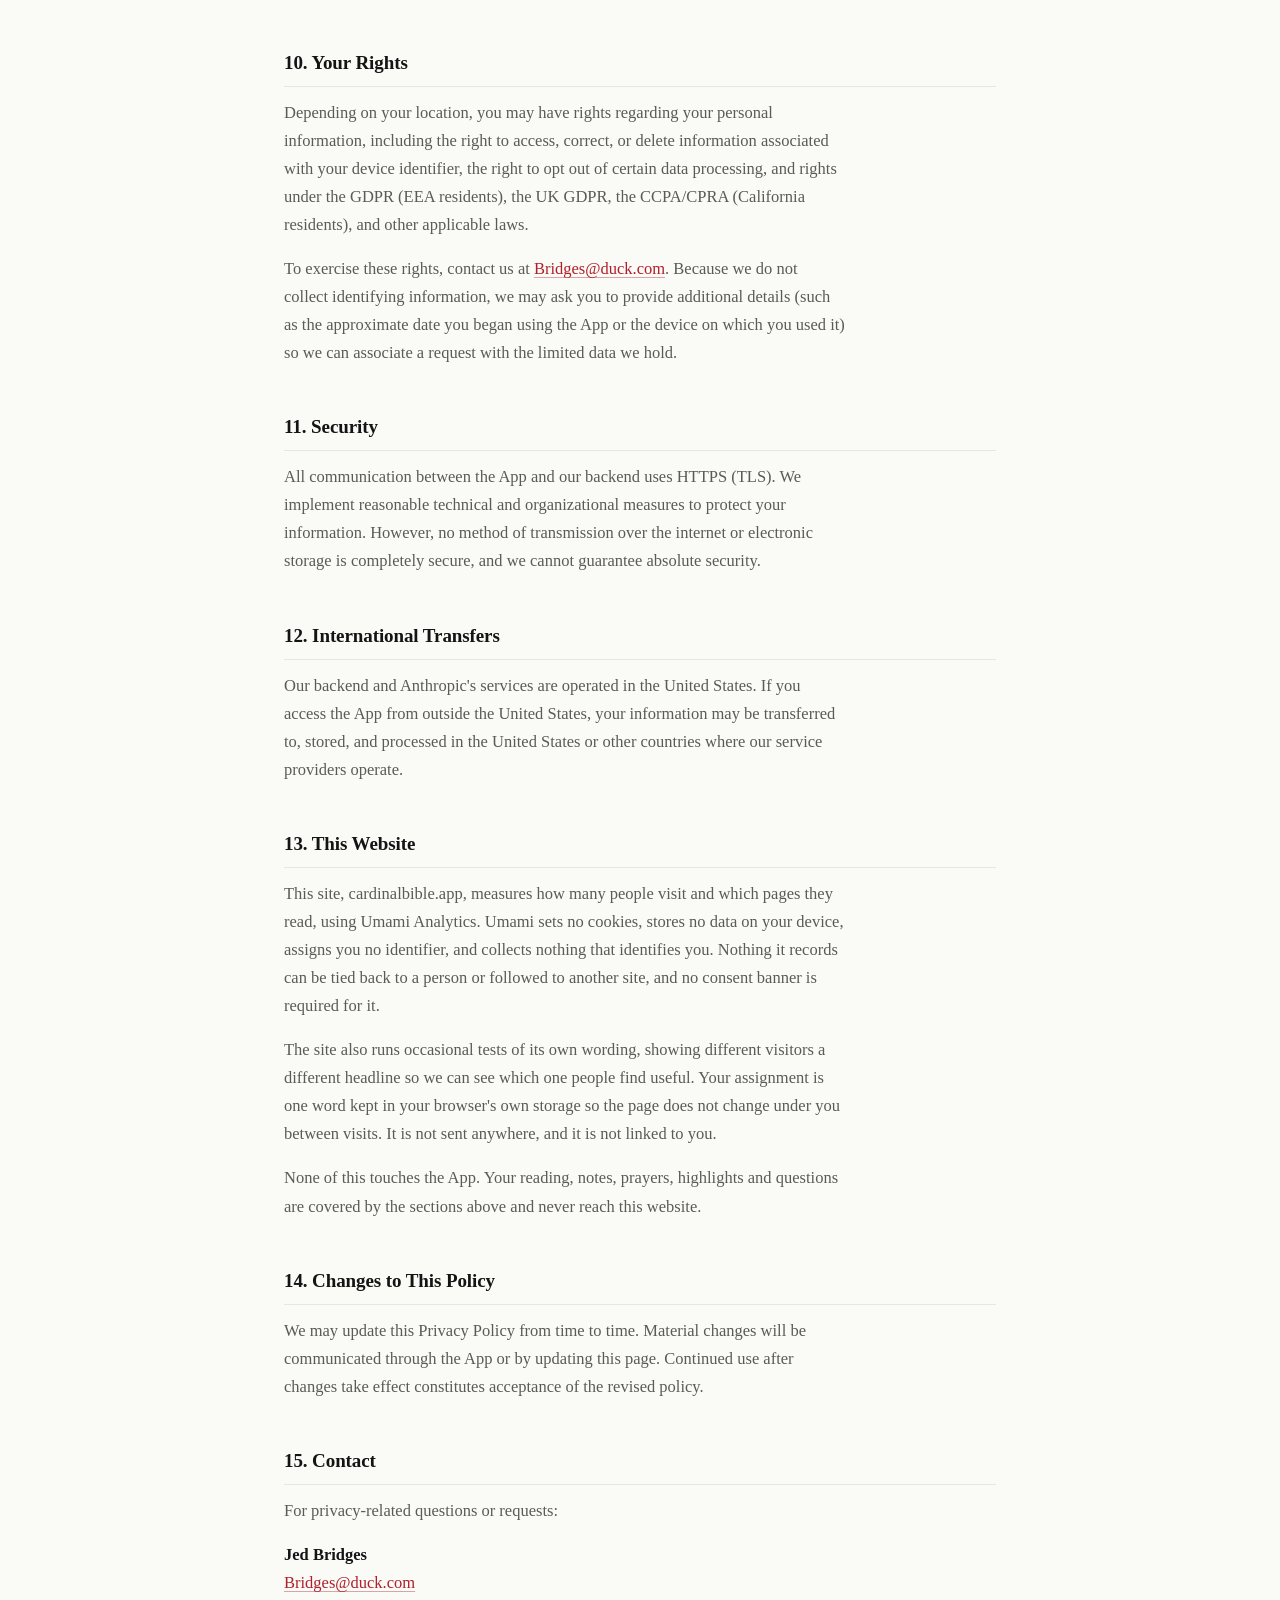
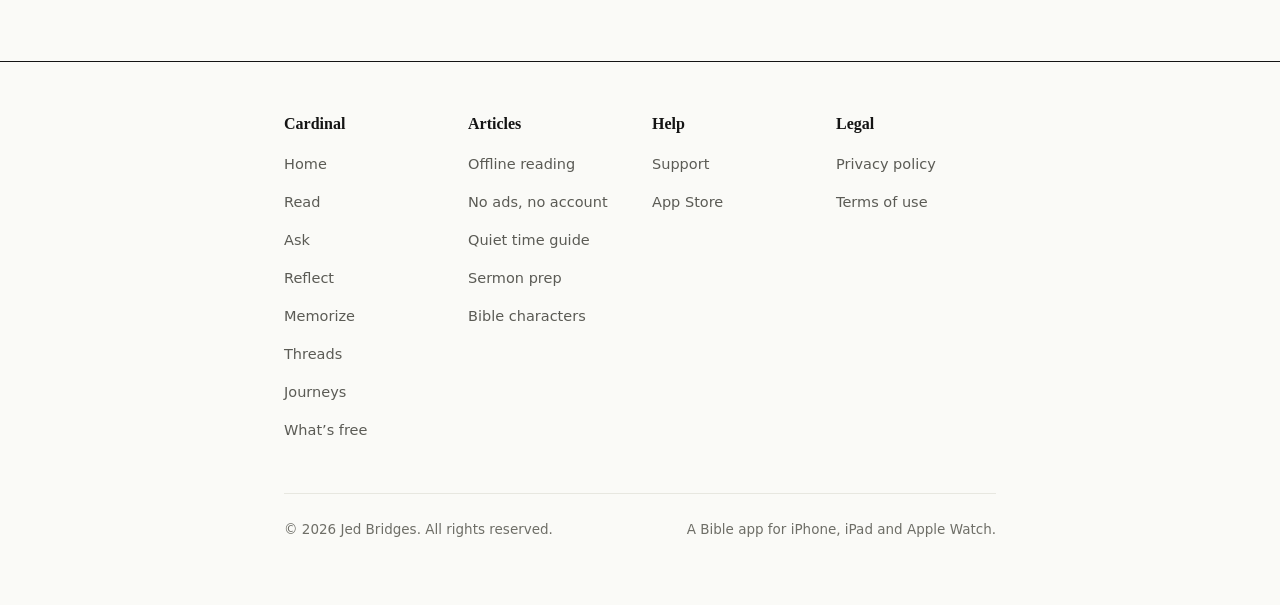
<file: privacy-policy.html>
<!DOCTYPE html>
<html lang="en" class="no-js">
<head>
  <script>document.documentElement.classList.remove('no-js');</script>
  <meta charset="UTF-8" />
  <meta name="viewport" content="width=device-width, initial-scale=1.0" />

  <title>Privacy Policy &middot; Cardinal</title>
  <meta name="description" content="How Cardinal handles your information. No account, no ads, no cross-app tracking, and your reading, notes and prayers stay on your device." />
  <link rel="canonical" href="https://cardinalbible.app/privacy-policy.html" />
  <meta name="theme-color" content="#FAFAF7" />
  <meta name="robots" content="index, follow" />

  <meta property="og:title" content="Privacy Policy" />
  <meta property="og:type" content="article" />
  <meta property="og:url" content="https://cardinalbible.app/privacy-policy.html" />
  <meta property="og:site_name" content="Cardinal" />

  <link rel="icon" href="/favicon.ico" sizes="any" />
  <link rel="icon" type="image/png" sizes="32x32" href="/favicon-32.png" />
  <link rel="apple-touch-icon" sizes="180x180" href="/apple-touch-icon.png" />
  <link rel="stylesheet" href="/css/pages.css" />
</head>
<body>

<a class="skip" href="#main">Skip to content</a>

<div class="wrap">
  <header class="top">
    <a class="brand" href="/">Cardinal</a>
    <a class="btn btn-primary" href="https://apps.apple.com/app/id6758185643">
      <svg viewBox="0 0 24 24" fill="currentColor" aria-hidden="true"><path d="M17.05 20.28c-.98.95-2.05.8-3.08.35-1.09-.46-2.09-.48-3.24 0-1.44.62-2.2.44-3.06-.35C2.79 15.25 3.51 7.59 9.05 7.31c1.35.07 2.29.74 3.08.8 1.18-.24 2.31-.93 3.57-.84 1.51.12 2.65.72 3.4 1.8-3.12 1.87-2.38 5.98.48 7.13-.57 1.5-1.31 2.99-2.54 4.09l.01-.01zM12 7.25c-.15-2.23 1.66-4.07 3.74-4.25.29 2.58-2.34 4.5-3.74 4.25z"/></svg>
      Download
    </a>
  </header>

  <main id="main" tabindex="-1">
    <nav class="crumb" aria-label="Breadcrumb">
      <ol>
        <li><a href="/">Cardinal</a></li>
        <li><span aria-current="page">Privacy policy</span></li>
      </ol>
    </nav>

    <article class="legal">
    <h1>Privacy Policy</h1>
    <p class="meta">Last updated: September 9, 2026</p>

    <p class="intro">Your privacy matters. Cardinal is designed to collect as little personal information as possible. This policy explains what is collected, how it is used, and your choices as a user.</p>

    <h2>1. Information We Collect</h2>
    <p><strong>Information you provide:</strong></p>
    <ul>
      <li>Prompts, questions, and conversation history you submit through the App's AI features (the "Ask" chat, "Reflect on Sermon" and related sermon-note AI tools, and the "Custom Path" Quiet Time generator when it runs on our server; see section 3)</li>
      <li>Verses, highlights, Bible notes, sermon notes, prayer items, and Quiet Time session records you create within the App</li>
    </ul>
    <p><strong>Automatically collected information:</strong></p>
    <ul>
      <li>A randomly generated, anonymous device identifier stored in your device's Keychain. It is used solely to enforce per-device rate limits on AI features and to track redemption-code credits. It is not linked to your name, email, or Apple ID.</li>
      <li>Subscription status (active or inactive) and redemption-code credit balance</li>
      <li>Standard server logs (IP address, request timestamp, response status) for our backend, retained briefly for security and abuse prevention</li>
      <li>Anonymous product-analytics events (which screens you open and core actions you take, such as starting a Quiet Time or sending an Ask question), collected through TelemetryDeck, a privacy-focused analytics service. These events contain only non-identifying metadata, never your Scripture text, notes, prayers, chat content, or search queries. They are not linked to your identity and are never used for cross-app tracking or advertising.</li>
    </ul>
    <p><strong>Information we do not collect:</strong></p>
    <ul>
      <li>Your name, email address, Apple ID, or any other directly identifying information</li>
      <li>Your location</li>
      <li>Your contacts, calendars, or device data unrelated to the App</li>
      <li>Photos or images you capture for verse OCR (processed entirely on-device; never sent off-device)</li>
      <li>Voice recordings (handled by Apple's speech recognition service; we never receive or store them)</li>
      <li>Advertising identifiers, or any cross-app or cross-site tracking data</li>
      <li>Your payment details (handled entirely by Apple via StoreKit)</li>
    </ul>

    <h2>2. How We Use Your Information</h2>
    <p>We use the information collected only to:</p>
    <ul>
      <li>Provide and operate the App and its features</li>
      <li>Process your prompts through the AI features</li>
      <li>Enforce rate limits and prevent abuse of paid features</li>
      <li>Maintain the security and reliability of our backend</li>
      <li>Understand, in aggregate and anonymously, which features are used so we can improve the App</li>
      <li>Comply with legal obligations</li>
    </ul>

    <h2>3. AI Features and Third-Party Processing</h2>
    <div class="highlight">
      When you use any AI feature (Ask, sermon reflection, or Custom Path generation), your message and the relevant Scripture context are sent to our backend server and forwarded to Anthropic, our AI provider, for processing by their Claude API.
    </div>
    <p>Anthropic processes the request to generate a response and returns it to our server, which streams it back to your device. Anthropic's handling of your data is governed by their own privacy policy: <a href="https://www.anthropic.com/privacy">anthropic.com/privacy</a>.</p>
    <p>On devices with Apple Intelligence (iOS 26 and later), Custom Path is built entirely on your device using Apple's on-device models. Your prompt and the resulting path are not sent to our server or to Anthropic. If on-device generation is unavailable or fails, the request falls back to the server as described above.</p>
    <p>By using the AI features, you consent to this processing. Please do not include personally sensitive information (such as your full legal name, home address, financial details, government identifiers, or detailed medical information) in AI prompts.</p>
    <p>Our backend does not retain the full text of your prompts or responses after the request completes. We may temporarily log error events and request metadata for debugging and abuse prevention.</p>

    <h2>4. iCloud Sync</h2>
    <p>If you are signed into iCloud on your device, the App uses Apple's CloudKit service to sync your private app data (verses, highlights, Bible notes, chat history, sermon notes, Quiet Time sessions, prayer items) to your <strong>private</strong> iCloud database. This sync is between your own Apple devices only.</p>
    <ul>
      <li>This data is stored in your iCloud account, not on our servers. We cannot access it.</li>
      <li>Apple's privacy policy applies to any data stored in iCloud: <a href="https://www.apple.com/legal/privacy/">apple.com/legal/privacy</a>.</li>
      <li>You can disable iCloud sync for Cardinal at any time in iOS Settings → your name → iCloud → Apps Using iCloud.</li>
      <li>If you are not signed into iCloud, the App stores this data locally on your device only.</li>
    </ul>

    <h2>5. Camera, Microphone, and Speech Recognition</h2>
    <p><strong>Camera (optional):</strong> The App can use the camera to capture verses from books or screens for memorization. Captured images are processed entirely on-device using Apple's Vision framework. Images are not sent to our servers and are not retained after the recognized text is extracted.</p>
    <p><strong>Microphone and speech recognition (optional):</strong> The App can transcribe verses you speak aloud using Apple's built-in speech recognition. Audio is handled by Apple's <code>SFSpeechRecognizer</code> service, which may send audio to Apple's servers for transcription per Apple's policy. Cardinal does not store audio recordings and does not transmit them to our backend.</p>
    <p>Both features are off by default and only used when you initiate them. You can deny or revoke camera, microphone, and speech-recognition permissions at any time in iOS Settings.</p>

    <h2>6. Subscriptions and Redemption Codes</h2>
    <p>Subscription purchases are processed entirely by Apple through StoreKit. We receive a signed entitlement confirming whether a subscription is active for your device. We never receive your payment information or Apple ID.</p>
    <p>Redemption codes (used for granting free AI message credits) are tied to your anonymous device identifier on our server. The server stores only the count of remaining credits and which codes have been redeemed. This data is not linked to your identity.</p>

    <h2>7. Data Retention</h2>
    <ul>
      <li>AI prompts and responses are not retained on our backend after the request completes.</li>
      <li>App content (verses, highlights, notes, chats, sermon notes, Quiet Time sessions) is stored on your device, and in your private iCloud while iCloud sync is enabled. Selecting <em>Settings → Reset All Data</em> deletes the local copy. Removing the App from iCloud deletes the iCloud copy.</li>
      <li>Subscription status is managed by Apple and retained per Apple's policies.</li>
      <li>Redemption-credit balances tied to your anonymous device ID are retained on our server until the credits are consumed or the device data is reset.</li>
      <li>Server logs and abuse-prevention metadata are retained for a limited operational period.</li>
    </ul>

    <h2>8. Data Sharing</h2>
    <p>We do not sell your personal information. We share information only:</p>
    <ul>
      <li>With Anthropic, our AI provider, solely for processing AI feature requests as described in Section 3</li>
      <li>With Apple, for subscription processing and (if you choose) iCloud sync</li>
      <li>As required by law, regulation, or valid legal process</li>
      <li>To protect the rights, property, or safety of the Developer or others</li>
    </ul>

    <h2>9. Children's Privacy</h2>
    <p>The App is not directed at children under 13 years of age (or 16 in the European Economic Area). We do not knowingly collect personal information from children. If you believe a child has provided us information, contact us at the address below and we will promptly delete it.</p>

    <h2>10. Your Rights</h2>
    <p>Depending on your location, you may have rights regarding your personal information, including the right to access, correct, or delete information associated with your device identifier, the right to opt out of certain data processing, and rights under the GDPR (EEA residents), the UK GDPR, the CCPA/CPRA (California residents), and other applicable laws.</p>
    <p>To exercise these rights, contact us at <a href="mailto:Bridges@duck.com">Bridges@duck.com</a>. Because we do not collect identifying information, we may ask you to provide additional details (such as the approximate date you began using the App or the device on which you used it) so we can associate a request with the limited data we hold.</p>

    <h2>11. Security</h2>
    <p>All communication between the App and our backend uses HTTPS (TLS). We implement reasonable technical and organizational measures to protect your information. However, no method of transmission over the internet or electronic storage is completely secure, and we cannot guarantee absolute security.</p>

    <h2>12. International Transfers</h2>
    <p>Our backend and Anthropic's services are operated in the United States. If you access the App from outside the United States, your information may be transferred to, stored, and processed in the United States or other countries where our service providers operate.</p>

    <h2>13. This Website</h2>
    <p>This site, cardinalbible.app, measures how many people visit and which pages they read, using Umami Analytics. Umami sets no cookies, stores no data on your device, assigns you no identifier, and collects nothing that identifies you. Nothing it records can be tied back to a person or followed to another site, and no consent banner is required for it.</p>
    <p>The site also runs occasional tests of its own wording, showing different visitors a different headline so we can see which one people find useful. Your assignment is one word kept in your browser's own storage so the page does not change under you between visits. It is not sent anywhere, and it is not linked to you.</p>
    <p>None of this touches the App. Your reading, notes, prayers, highlights and questions are covered by the sections above and never reach this website.</p>

    <h2>14. Changes to This Policy</h2>
    <p>We may update this Privacy Policy from time to time. Material changes will be communicated through the App or by updating this page. Continued use after changes take effect constitutes acceptance of the revised policy.</p>

    <h2>15. Contact</h2>
    <p>For privacy-related questions or requests:</p>
    <p>
      <strong>Jed Bridges</strong><br />
      <a href="mailto:Bridges@duck.com">Bridges@duck.com</a>
    </p>
    </article>
  </main>
</div>

<footer class="site">
  <div class="wrap">
    <nav class="foot-grid" aria-label="Footer">
      <div>
        <h2>Cardinal</h2>
        <ul>
          <li><a href="/">Home</a></li>
          <li><a href="/#read">Read</a></li>
          <li><a href="/#ask">Ask</a></li>
          <li><a href="/#quiet-time">Reflect</a></li>
          <li><a href="/#memorize">Memorize</a></li>
          <li><a href="/#threads">Threads</a></li>
          <li><a href="/#journeys">Journeys</a></li>
          <li><a href="/#pricing">What&rsquo;s free</a></li>
        </ul>
      </div>
      <div>
        <h2>Articles</h2>
        <ul>
          <li><a href="/offline-bible-app/">Offline reading</a></li>
          <li><a href="/bible-app-no-ads/">No ads, no account</a></li>
          <li><a href="/quiet-time/">Quiet time guide</a></li>
          <li><a href="/sermon-notes/">Sermon prep</a></li>
          <li><a href="/bible-characters/">Bible characters</a></li>
        </ul>
      </div>
      <div>
        <h2>Help</h2>
        <ul>
          <li><a href="/support.html">Support</a></li>
          <li><a href="https://apps.apple.com/app/id6758185643">App Store</a></li>
        </ul>
      </div>
      <div>
        <h2>Legal</h2>
        <ul>
          <li><a href="/privacy-policy.html">Privacy policy</a></li>
          <li><a href="/terms-of-use.html">Terms of use</a></li>
        </ul>
      </div>
    </nav>
    <div class="foot-base">
      <div>&copy; <span id="year">2026</span> Jed Bridges. All rights reserved.</div>
      <div>A Bible app for iPhone, iPad and Apple Watch.</div>
    </div>
  </div>
</footer>

<script>document.getElementById('year').textContent = new Date().getFullYear();</script>
<script defer src="/js/pages.js"></script>

</body>
</html>
</file>
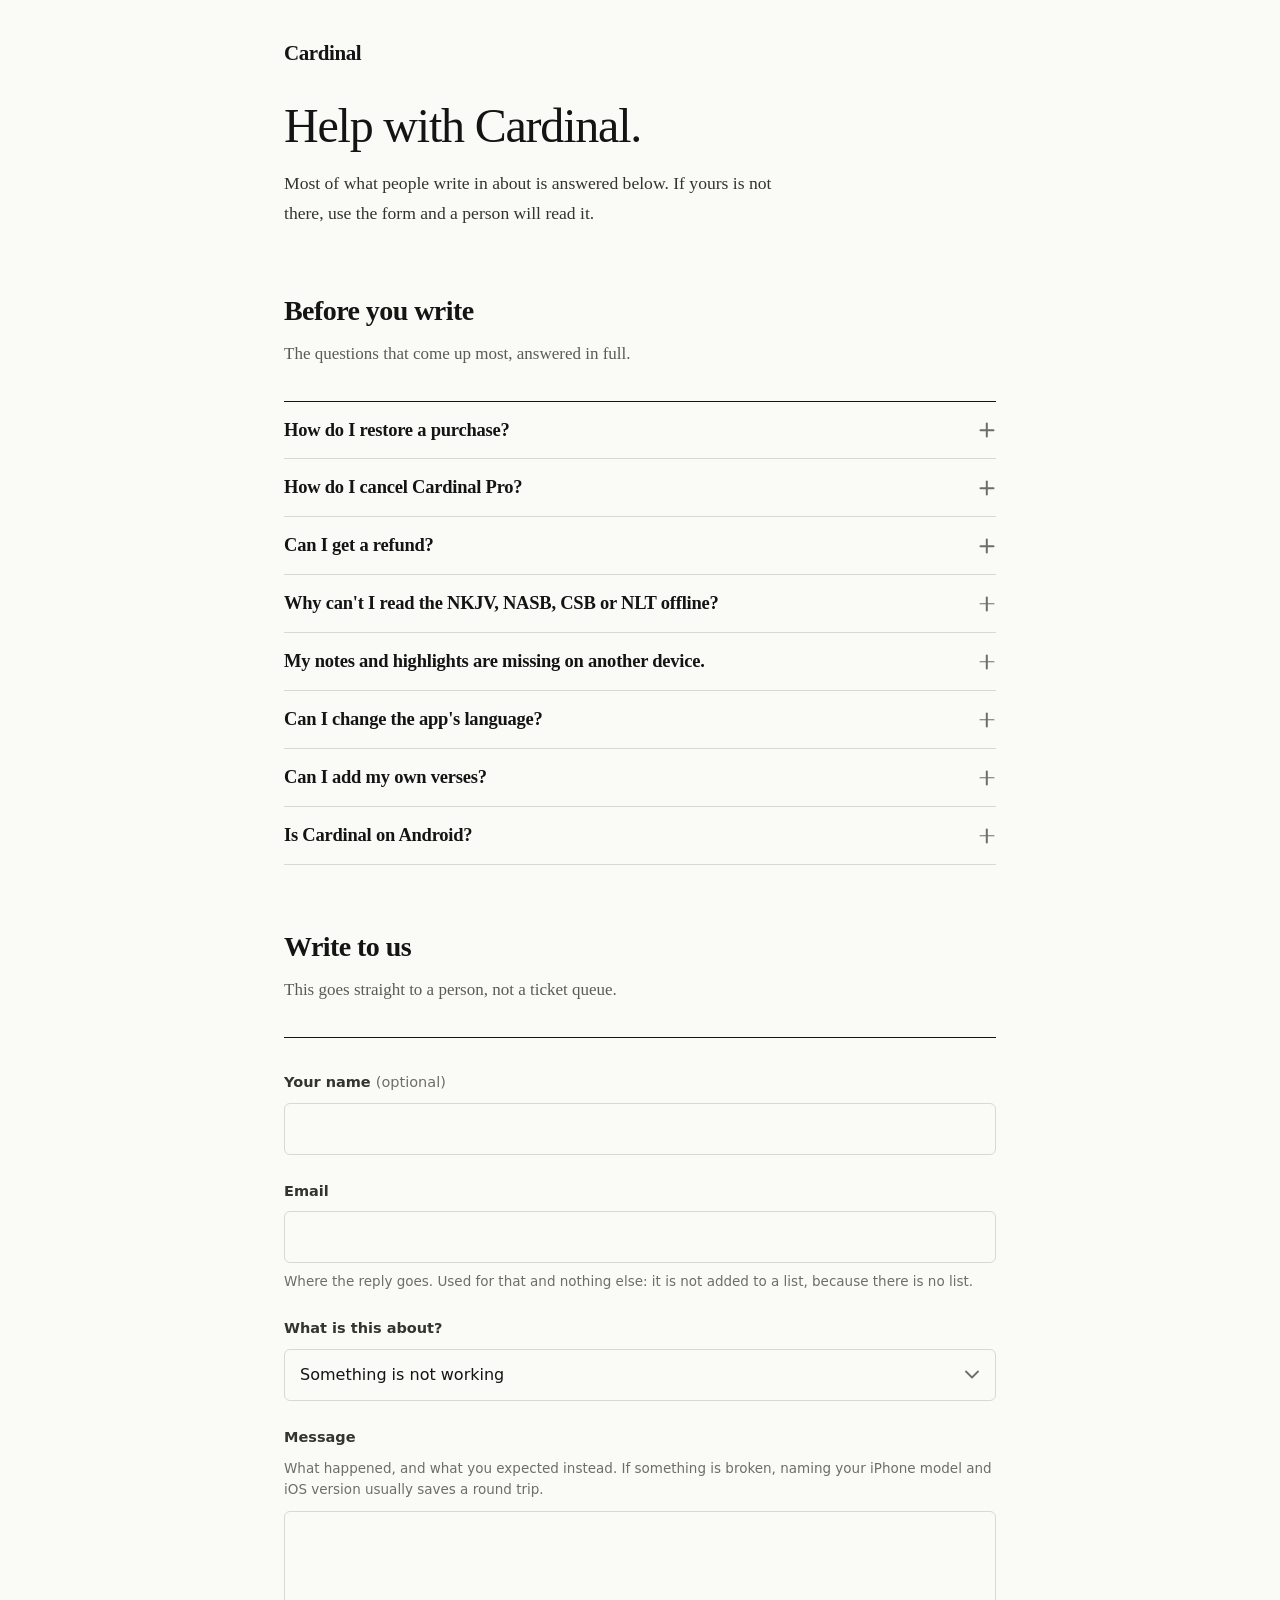
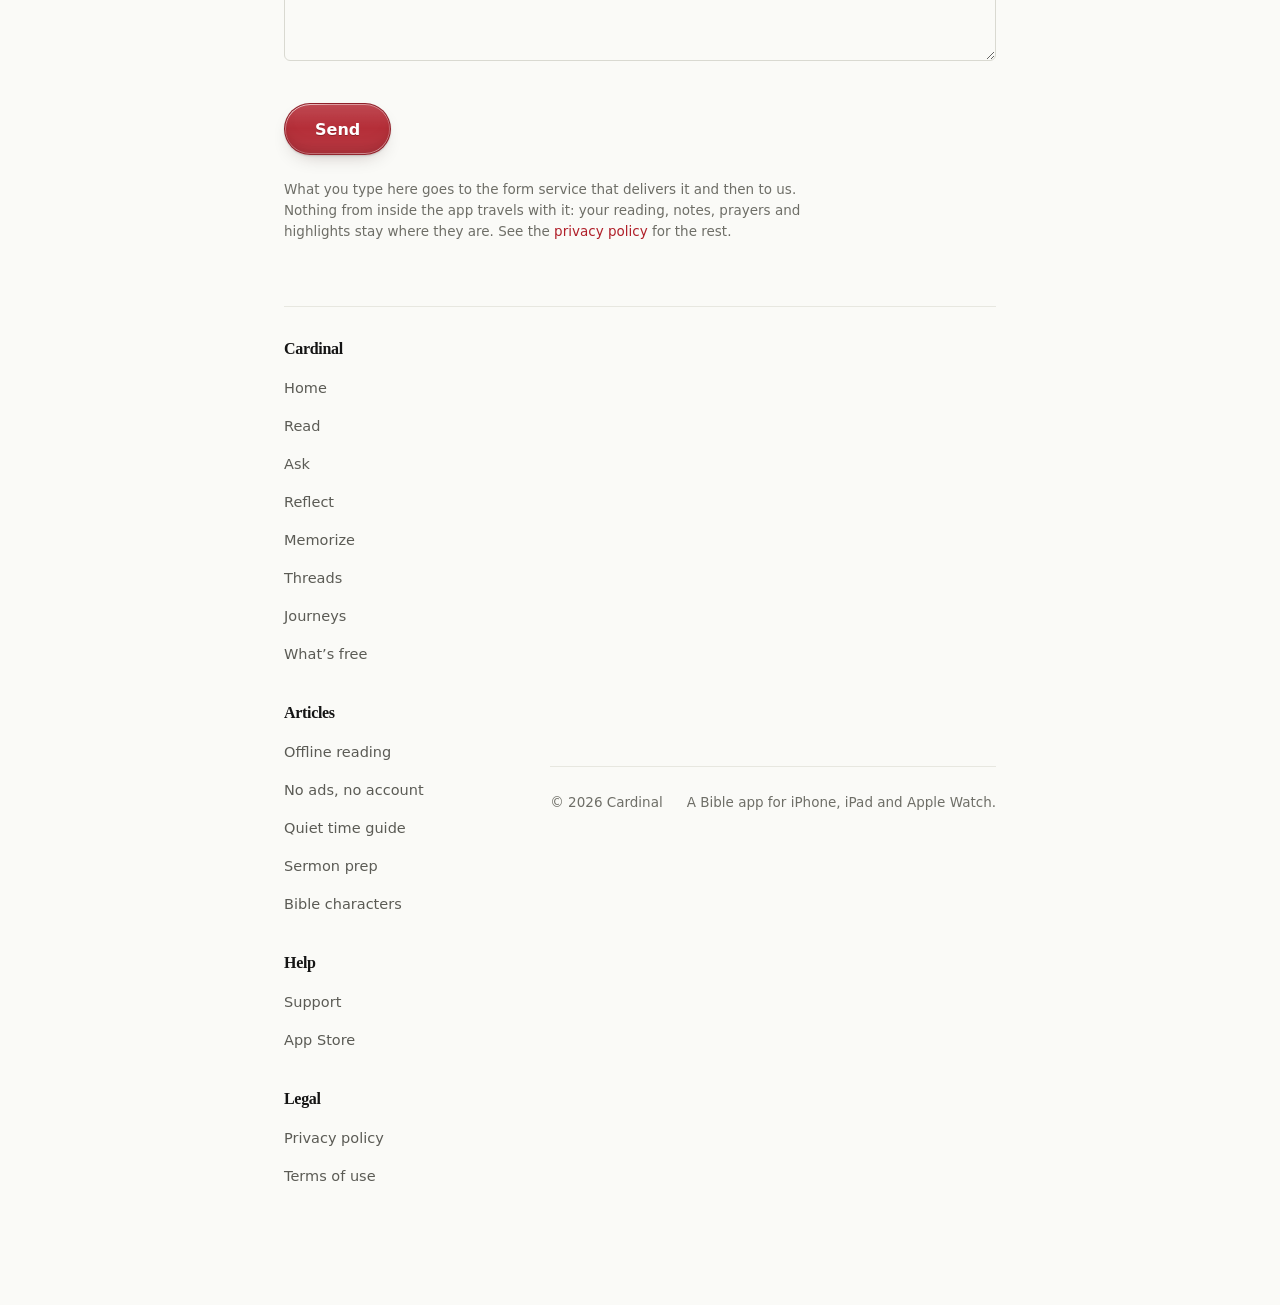
<file: support.html>
<!DOCTYPE html>
<html lang="en" class="no-js">
<head>
  <meta charset="UTF-8" />
  <script>document.documentElement.classList.remove('no-js');</script>
  <meta name="viewport" content="width=device-width, initial-scale=1.0" />

  <title>Cardinal Support &middot; Help With the Bible App</title>
  <meta name="description" content="Help with Cardinal, the Bible app. Answers to the questions people ask most, and a form that reaches a person." />
  <link rel="canonical" href="https://cardinalbible.app/support.html" />
  <meta name="theme-color" content="#FAFAF7" />
  <meta name="robots" content="index, follow, max-image-preview:large" />

  <meta property="og:title" content="Support &middot; Cardinal" />
  <meta property="og:description" content="Help with Cardinal, the Bible app." />
  <meta property="og:type" content="website" />
  <meta property="og:url" content="https://cardinalbible.app/support.html" />
  <meta property="og:image" content="https://cardinalbible.app/img/og.png" />

  <link rel="icon" href="favicon.ico" sizes="any" />
  <link rel="icon" type="image/png" sizes="32x32" href="favicon-32.png" />
  <link rel="icon" type="image/png" sizes="16x16" href="favicon-16.png" />
  <link rel="apple-touch-icon" sizes="180x180" href="apple-touch-icon.png" />

  <style>
    *, *::before, *::after { box-sizing: border-box; margin: 0; padding: 0; }

    /* Same tokens as the landing page. This site has no shared stylesheet, so
       they are repeated rather than imported; keep the two in step. */
    :root {
      color-scheme: light;

      --red: #B01F29;
      --red-ink: #B01F29;
      --red-soft: #F7ECEB;

      --ink: #141414;
      --ink-2: #33332F;
      --ink-3: #5B5B55;
      --muted: #6E6E67;

      --bg: #FAFAF7;
      --card: #FFFFFF;
      --border: #D9D9D1;
      --border-soft: #E7E7E0;
      --band-bg: #F2F2ED;
      --band-border: #C9C9C0;
      --icon: #6E6E67;

      --ok: #2F6B4F;
      --ok-soft: #EAF3EE;

      --s-1: 0.25rem; --s-2: 0.5rem;  --s-3: 0.75rem; --s-4: 1rem;
      --s-5: 1.5rem;  --s-6: 2rem;    --s-7: 3rem;    --s-8: 4rem;

      --r-sm: 12px; --r-md: 16px; --r-lg: 24px; --r-xl: 28px; --r-full: 999px;

      --font-display: ui-serif, 'New York', 'Iowan Old Style', 'Palatino Linotype', Palatino, 'Charter', Georgia, serif;
      --font-text: ui-serif, 'New York', 'Iowan Old Style', 'Palatino Linotype', Palatino, 'Charter', Georgia, serif;
      --font-ui: -apple-system, 'SF Pro Text', BlinkMacSystemFont, 'Segoe UI', system-ui, sans-serif;

      --ease-out: cubic-bezier(0.16, 1, 0.3, 1);

      /* Cardinal's marker, the same amber at the same 26% the app uses while
         the stroke is under your finger. Here it draws the focus ring. */
      --marker: 245, 184, 87;
      --marker-drag: rgba(var(--marker), 0.26);
    }

    body {
      font-family: var(--font-text);
      font-optical-sizing: auto;
      background: var(--bg);
      color: var(--ink);
      font-size: 17px;
      line-height: 1.7;
      -webkit-font-smoothing: antialiased;
      -moz-osx-font-smoothing: grayscale;
      text-rendering: optimizeLegibility;
    }


    ::selection { background: var(--marker-drag); color: var(--ink); }
    ::-moz-selection { background: var(--marker-drag); color: var(--ink); }

    a { color: var(--red-ink); text-decoration: none; }
    a:hover { text-decoration: underline; text-underline-offset: 3px; }
    :focus-visible {
      outline: 2px solid var(--red);
      outline-offset: 3px;
      border-radius: 4px;
    }

    .wrap {
      position: relative;
      z-index: 1;
      max-width: 760px;
      margin: 0 auto;
      padding: 0 max(var(--s-5), env(safe-area-inset-left));
    }

    .skip {
      position: fixed;
      top: 10px; left: 10px;
      z-index: 99;
      transform: translateY(-160%);
      background: var(--ink); color: #fff;
      padding: 10px 16px; border-radius: var(--r-sm);
      font-family: var(--font-ui); font-size: 14px;
    }
    .skip:focus { transform: translateY(0); text-decoration: none; }

    header.top { padding: var(--s-6) 0 var(--s-5); }
    .brand {
      display: inline-flex; align-items: center;
      min-height: 44px;
      font-family: var(--font-display);
      font-weight: 600; font-size: 21px;
      letter-spacing: -0.02em;
      color: var(--ink);
    }
    .brand:hover { text-decoration: none; color: var(--red-ink); }

    h1 {
      font-family: var(--font-display);
      font-size: clamp(2.1rem, 6vw, 3rem);
      font-weight: 500;
      line-height: 1.1;
      letter-spacing: -0.025em;
      margin-bottom: var(--s-4);
      text-wrap: balance;
    }
    .lede {
      font-size: 1.1rem;
      color: var(--ink-2);
      max-width: 60ch;
      text-wrap: pretty;
    }

    h2 {
      font-family: var(--font-display);
      font-size: clamp(1.4rem, 3vw, 1.75rem);
      font-weight: 600;
      letter-spacing: -0.02em;
      line-height: 1.25;
      margin-bottom: var(--s-3);
      text-wrap: balance;
    }
    section { padding: var(--s-8) 0 0; }
    .sub { color: var(--ink-3); max-width: 62ch; margin-bottom: var(--s-6); text-wrap: pretty; }

    /* ---------- Questions ---------- */
    .faq { border-top: 1px solid var(--ink); }
    .faq details { border-bottom: 1px solid var(--border); }
    .faq summary {
      list-style: none;
      cursor: pointer;
      display: flex; align-items: center; justify-content: space-between;
      gap: var(--s-5);
      min-height: 44px;
      padding: var(--s-4) 0;
      font-family: var(--font-display);
      font-weight: 600;
      font-size: clamp(16.5px, 1.5vw, 18.5px);
      letter-spacing: -0.012em;
      line-height: 1.35;
      color: var(--ink);
      transition: color 0.2s ease;
    }
    .faq summary::-webkit-details-marker { display: none; }
    .faq summary:hover { color: var(--red-ink); }
    .faq summary .mark {
      flex: none; position: relative;
      width: 18px; height: 18px;
      color: var(--icon);
    }
    .faq summary .mark::before, .faq summary .mark::after {
      content: "";
      position: absolute; left: 50%; top: 50%;
      width: 15px; height: 1.6px;
      background: currentColor; border-radius: 2px;
      transform: translate(-50%, -50%);
      transition: transform 0.35s var(--ease-out), opacity 0.2s ease;
    }
    .faq summary .mark::after { transform: translate(-50%, -50%) rotate(90deg); }
    .faq details[open] summary .mark::after { transform: translate(-50%, -50%) rotate(0deg); opacity: 0; }
    .faq-body { padding: 0 0 var(--s-5); max-width: 68ch; }
    .faq-body p { font-size: 16.5px; line-height: 1.72; color: var(--ink-3); text-wrap: pretty; }
    .faq-body p + p { margin-top: var(--s-3); }
    /* interpolate-size and ::details-content are Chromium-only today, so this
       path animates for almost nobody on an iOS app's site. The script drives
       the height instead; this is the no-JavaScript fallback and stands down
       once the script takes over. */
    @supports (interpolate-size: allow-keywords) {
      html:not(.js-accordion) .faq details { interpolate-size: allow-keywords; }
      html:not(.js-accordion) .faq details::details-content {
        block-size: 0; overflow: hidden; opacity: 0;
        transition: block-size 0.4s var(--ease-out), content-visibility 0.4s allow-discrete, opacity 0.3s ease;
      }
      html:not(.js-accordion) .faq details[open]::details-content { block-size: auto; opacity: 1; }
    }

    /* The landing page earns its way down the screen; this one arrived with
       nothing, so the same reveal, at the same curve. */
    html:not(.no-js) .reveal {
      opacity: 0;
      transform: translateY(14px);
      transition: opacity 0.7s var(--ease-out), transform 0.7s var(--ease-out);
    }
    html:not(.no-js) .reveal.in { opacity: 1; transform: none; }

    .status {
      /* Entrance, so an answer to a tap never just appears. */
      animation: status-in 0.42s var(--ease-out) both;
    }
    @keyframes status-in {
      from { opacity: 0; transform: translateY(-6px); }
      to   { opacity: 1; transform: none; }
    }

    @media (prefers-reduced-motion: reduce) {
      html:not(.no-js) .reveal { opacity: 1; transform: none; transition: none; }
      .status { animation: none; }
    }

    /* ---------- Form ---------- */
    .form-card {
      border-top: 1px solid var(--ink);
      padding: var(--s-6) 0 0;
    }
    .field { margin-bottom: var(--s-5); }
    .field:last-of-type { margin-bottom: var(--s-6); }
    label {
      display: block;
      font-family: var(--font-ui);
      font-size: 14.5px; font-weight: 600;
      color: var(--ink-2);
      margin-bottom: var(--s-2);
    }
    label .opt { font-weight: 500; color: var(--muted); }
    .hint {
      font-family: var(--font-ui);
      font-size: 13.5px; color: var(--muted);
      margin-top: var(--s-2);
      line-height: 1.55;
    }
    /* A one-line hint sits under its field. An instruction about what to write
       sits above the box, because under 150px of textarea it is out of the
       reader's way at exactly the moment they need it. */
    .hint.before { margin-top: 0; margin-bottom: var(--s-3); }
    input, select, textarea {
      width: 100%;
      font-family: var(--font-ui);
      font-size: 16px;               /* 16px keeps iOS from zooming the page */
      line-height: 1.5;
      color: var(--ink);
      background: var(--bg);
      border: 1px solid var(--border);
      border-radius: 6px;
      padding: 13px 15px;
      min-height: 48px;
      transition: border-color 0.18s ease, box-shadow 0.18s ease, background 0.18s ease;
      -webkit-appearance: none;
      appearance: none;
    }
    textarea { min-height: 150px; resize: vertical; }
    select {
      /* The chevron the appearance reset removed, drawn rather than a glyph. */
      background-image: url("data:image/svg+xml;utf8,<svg xmlns='http://www.w3.org/2000/svg' width='14' height='9' viewBox='0 0 14 9'><path d='M1 1.5 7 7.5 13 1.5' fill='none' stroke='%236E6E67' stroke-width='1.8' stroke-linecap='round' stroke-linejoin='round'/></svg>");
      background-repeat: no-repeat;
      background-position: right 16px center;
      padding-right: 44px;
    }
    input::placeholder, textarea::placeholder { color: #8E8E87; }
    input:hover, select:hover, textarea:hover { border-color: var(--band-border); }
    input:focus, select:focus, textarea:focus {
      outline: none;
      background: var(--card);
      border-color: var(--icon);
      /* The app's own marker, used as the focus wash. */
      box-shadow: 0 0 0 3px var(--marker-drag);
    }
    input:user-invalid, textarea:user-invalid {
      border-color: var(--red);
      box-shadow: 0 0 0 3px rgba(189, 38, 48, 0.14);
    }
    input:disabled, select:disabled, textarea:disabled {
      opacity: 0.55;
      cursor: not-allowed;
      background: var(--band-bg);
    }

    /* Honeypot. Off-screen rather than display:none, which some bots skip. */
    .hp {
      position: absolute !important;
      left: -9999px;
      width: 1px; height: 1px;
      overflow: hidden;
    }

    .btn {
      display: inline-flex; align-items: center; justify-content: center; gap: var(--s-2);
      min-height: 52px;
      padding: 14px 30px;
      border: 0;
      border-radius: 999px;
      background: var(--red);
      color: #fff;
      font-family: var(--font-ui);
      font-size: 16px; font-weight: 600;
      cursor: pointer;
      transition: background-color 0.15s ease;
    }
    .btn:hover { background: #8F1820; }

    /* ---------- Liquid Glass ----------
       Capsule buttons tinted Cardinal red, matching the app's iOS 26 controls.
       The glass is drawn rather than blurred: a translucent red body, a bright
       specular rim along the top edge, a softer one along the bottom, and a
       curved sheen that reads as the surface bending light. The page behind is
       flat paper, so a backdrop blur alone would show nothing. */
    .btn:not([disabled]) {
      position: relative;
      isolation: isolate;
      overflow: hidden;
      border-radius: 999px;
      color: #fff;
      border: 0.5px solid rgba(110, 12, 20, 0.55);
      background:
        linear-gradient(180deg, rgba(255,255,255,0.13) 0%, rgba(255,255,255,0) 48%, rgba(255,255,255,0.05) 100%),
        rgba(176, 31, 41, 0.93);
      -webkit-backdrop-filter: blur(14px) saturate(180%);
      backdrop-filter: blur(14px) saturate(180%);
      box-shadow:
        inset 0 1px 0.5px rgba(255,255,255,0.35),
        inset 0 -1px 0.5px rgba(255,255,255,0.22),
        inset 0 0 0 0.5px rgba(255,255,255,0.18),
        inset 0 -10px 18px -12px rgba(70, 0, 8, 0.45),
        0 1px 2px rgba(40, 10, 12, 0.16),
        0 8px 20px -10px rgba(40, 10, 12, 0.30);
      text-shadow: 0 0.5px 0 rgba(70, 0, 8, 0.35);
      transition: background-color 0.2s ease, box-shadow 0.2s ease, transform 0.18s cubic-bezier(0.2, 0.8, 0.3, 1);
    }
    .btn:not([disabled])::before {
      content: "";
      position: absolute;
      inset: 0;
      padding: 1px;
      border-radius: inherit;
      background: linear-gradient(140deg, rgba(255,255,255,0.75), rgba(255,255,255,0.08) 28%, rgba(255,255,255,0) 60%, rgba(255,255,255,0.35));
      -webkit-mask: linear-gradient(#000 0 0) content-box, linear-gradient(#000 0 0);
      -webkit-mask-composite: xor;
      mask: linear-gradient(#000 0 0) content-box exclude, linear-gradient(#000 0 0);
      z-index: 1;
      pointer-events: none;
    }
    .btn:not([disabled]):hover {
      background:
        linear-gradient(180deg, rgba(255,255,255,0.17) 0%, rgba(255,255,255,0) 48%, rgba(255,255,255,0.07) 100%),
        rgba(160, 26, 36, 0.92);
    }
    .btn:not([disabled]):active { transform: scale(0.97); }
    @media (prefers-reduced-transparency: reduce) {
      .btn:not([disabled]) { background: #B01F29; -webkit-backdrop-filter: none; backdrop-filter: none; }
    }

    .btn[disabled] {
      background: var(--muted);
      box-shadow: none;
      transform: none;
      cursor: progress;
    }
    .spinner {
      width: 15px; height: 15px;
      border: 2px solid rgba(255, 255, 255, 0.45);
      border-top-color: #fff;
      border-radius: 50%;
      animation: spin 0.7s linear infinite;
    }
    @keyframes spin { to { transform: rotate(360deg); } }

    .status {
      margin-top: var(--s-5);
      padding: var(--s-4) var(--s-5);
      border-radius: var(--r-md);
      font-family: var(--font-ui);
      font-size: 15px;
      line-height: 1.6;
    }
    .status.ok    { background: var(--ok-soft); color: var(--ok); border: 1px solid #CFE3D7; }
    .status.error { background: var(--red-soft); color: var(--red-ink); border: 1px solid #F0D5D2; }

    /* Shown only while the endpoint key is still the placeholder, so the form
       can never ship silently broken. Invisible once the key is set. */
    .setup-notice {
      margin-bottom: var(--s-6);
      padding: var(--s-4) var(--s-5);
      border: 1px solid var(--band-border);
      border-radius: var(--r-md);
      background: var(--band-bg);
      color: var(--ink-2);
      font-family: var(--font-ui);
      font-size: 14.5px;
      line-height: 1.6;
    }
    .setup-notice code {
      font-family: ui-monospace, SFMono-Regular, Menlo, monospace;
      font-size: 13px;
    }

    .foot-grid {
      display: grid;
      grid-template-columns: repeat(auto-fit, minmax(150px, 1fr));
      gap: var(--s-6) var(--s-5);
      margin-bottom: var(--s-7);
      font-family: var(--font-ui);
    }
    .foot-grid h2 {
      font-family: var(--font-display);
      font-size: 16px; font-weight: 600;
      color: var(--ink);
      margin: 0 0 var(--s-3);
    }
    .foot-grid ul { list-style: none; display: grid; gap: var(--s-1); }
    .foot-grid a {
      color: var(--ink-3);
      font-size: 14.5px;
      display: inline-flex; align-items: center;
      min-height: 34px;
    }
    .foot-grid a:hover { color: var(--red-ink); text-decoration: none; }
    .foot-base {
      display: flex; flex-wrap: wrap; gap: var(--s-3) var(--s-5);
      justify-content: space-between; align-items: center;
      padding-top: var(--s-5);
      border-top: 1px solid var(--border-soft);
      color: var(--muted);
      font-size: 13.5px;
    }

    footer {
      margin-top: var(--s-8);
      padding: var(--s-6) 0 var(--s-8);
      border-top: 1px solid var(--border-soft);
      font-family: var(--font-ui);
      font-size: 14px;
      color: var(--muted);
      display: flex; flex-wrap: wrap; gap: var(--s-3) var(--s-5);
      justify-content: space-between; align-items: center;
    }
    .foot-links { display: flex; flex-wrap: wrap; gap: var(--s-5); }
    footer a { color: var(--ink-3); }

    @media (prefers-reduced-motion: reduce) {
      *, *::before, *::after {
        animation-duration: 0.01ms !important;
        animation-iteration-count: 1 !important;
        transition-duration: 0.01ms !important;
      }
      html { scroll-behavior: auto; }
    }
  </style>
</head>
<body>

<a class="skip" href="#main">Skip to content</a>

<div class="wrap">
  <header class="top">
    <a class="brand" href="/">Cardinal</a>
  </header>

  <main id="main" tabindex="-1">
    <h1>Help with Cardinal.</h1>
    <p class="lede">Most of what people write in about is answered below. If yours is not there, use the form and a person will read it.</p>

    <section aria-labelledby="q-h" class="reveal">
      <h2 id="q-h">Before you write</h2>
      <p class="sub">The questions that come up most, answered in full.</p>

      <div class="faq">
        <details name="support">
          <summary>How do I restore a purchase?<span class="mark" aria-hidden="true"></span></summary>
          <div class="faq-body">
            <p>Open Settings inside Cardinal and tap <strong>Restore purchases</strong>. The same button sits on the Cardinal Pro screen. Restoring only works from the Apple Account that bought the subscription, so if you have more than one, sign in with the one you used.</p>
          </div>
        </details>

        <details name="support">
          <summary>How do I cancel Cardinal Pro?<span class="mark" aria-hidden="true"></span></summary>
          <div class="faq-body">
            <p>Apple handles every subscription, so cancelling happens in iOS rather than in Cardinal: open the Settings app, tap your name at the top, then <strong>Subscriptions</strong>, then Cardinal.</p>
            <p>Cancelling stops the next renewal. You keep Pro until the period you already paid for runs out, and everything free stays free afterwards. A study you have already written stays readable and exportable even once a subscription lapses.</p>
          </div>
        </details>

        <details name="support">
          <summary>Can I get a refund?<span class="mark" aria-hidden="true"></span></summary>
          <div class="faq-body">
            <p>Refunds are Apple's to give, not ours, because Apple takes the payment and we never see your card. Request one at <a href="https://reportaproblem.apple.com">reportaproblem.apple.com</a> with the Apple Account that made the purchase. Write to us as well if something in the app is the reason.</p>
          </div>
        </details>

        <details name="support">
          <summary>Why can't I read the NKJV, NASB, CSB or NLT offline?<span class="mark" aria-hidden="true"></span></summary>
          <div class="faq-body">
            <p>Those four are licensed from their publishers, and the licenses do not permit storing the text on your device. Cardinal fetches them a chapter at a time and keeps nothing, so they need a connection every time and cannot be searched offline. It is a genuine limitation, not a setting you can change.</p>
            <p>The other thirteen translations can all be read offline. Eight are built into the app and work from the first launch. The other five can be downloaded in full from the translation picker, which also builds their search index.</p>
          </div>
        </details>

        <details name="support">
          <summary>My notes and highlights are missing on another device.<span class="mark" aria-hidden="true"></span></summary>
          <div class="faq-body">
            <p>Cardinal syncs through your own private iCloud, not through an account with us. Both devices need to be signed into the same Apple Account with iCloud Drive turned on, and Cardinal needs to be allowed to use iCloud in the iOS Settings app under your name, then iCloud.</p>
            <p>If iCloud was unavailable the first time Cardinal launched, it falls back to storing everything on that device alone. Turning iCloud on afterwards fixes new writing, but anything written while it was off stays on the device it was written on. Write to us before deleting the app if you are unsure, because deleting it removes device-only data for good.</p>
          </div>
        </details>

        <details name="support">
          <summary>Can I change the app's language?<span class="mark" aria-hidden="true"></span></summary>
          <div class="faq-body">
            <p>Cardinal follows your phone's language on its own, and you can override it in Cardinal's Settings, which lists all nine: English, Español, Português, Français, Deutsch, Русский, 한국어, 简体中文 and 繁體中文.</p>
            <p>Eight of the nine also read a Bible in that language. A Korean translation is not licensed yet, so Korean currently reads with an English text.</p>
          </div>
        </details>

        <details name="support">
          <summary>Can I add my own verses?<span class="mark" aria-hidden="true"></span></summary>
          <div class="faq-body">
            <p>Yes. Alongside the fifty-plus curated packs you can build a pack from any verses you choose, and you can describe a reading path in your own words and have Cardinal shape one around it. Both are free.</p>
          </div>
        </details>

        <details name="support">
          <summary>Is Cardinal on Android?<span class="mark" aria-hidden="true"></span></summary>
          <div class="faq-body">
            <p>Not today. Cardinal is on iPhone, iPad and Apple Watch, and needs iOS 17 or later.</p>
          </div>
        </details>
      </div>
    </section>

    <section aria-labelledby="w-h" class="reveal">
      <h2 id="w-h">Write to us</h2>
      <p class="sub">This goes straight to a person, not a ticket queue.</p>

      <div class="form-card">
        <!--
          ENDPOINT SETUP, one time, about two minutes.

          1. Go to web3forms.com, enter the address you want mail delivered to,
             and it emails you an access key (a UUID). No account, no dashboard.
          2. Replace PASTE_YOUR_WEB3FORMS_ACCESS_KEY_HERE below with that key.
          3. Confirm the verification email it sends on the first submission.

          The key is a public identifier, not a secret: it is safe in page source,
          and it is what keeps the delivery address out of the HTML. Free tier is
          unlimited submissions. The markup here is ours, so the styling is not
          tied to the provider; swapping to another endpoint means changing the
          form's action and this one field.

          If you would rather self-host something open source later, HeyForm and
          Formbricks both do this and both need a server; that is the tradeoff.
        -->
        <div class="setup-notice" id="setup-notice" hidden>
          <strong>This form is not taking messages yet.</strong> It is being set up, and until
          it is, anything sent here would not reach anyone, so it is better to say so than to
          show you a thank-you. The answers above cover most of what people write in about.
        </div>

        <form id="contact" action="https://api.web3forms.com/submit" method="POST" novalidate>
          <input type="hidden" name="access_key" id="access-key" value="d23b7b1a-a777-4bc0-bed7-a5c06c101e45" />
          <input type="hidden" name="subject" value="Cardinal support: a message from the website" />
          <input type="hidden" name="from_name" value="Cardinal support form" />

          <div class="hp" aria-hidden="true">
            <label for="botcheck">Leave this field empty</label>
            <input type="checkbox" name="botcheck" id="botcheck" tabindex="-1" autocomplete="off" />
          </div>

          <div class="field">
            <label for="name">Your name <span class="opt">(optional)</span></label>
            <input type="text" id="name" name="name" autocomplete="name" />
          </div>

          <div class="field">
            <label for="email">Email</label>
            <input type="email" id="email" name="email" required autocomplete="email" inputmode="email" aria-describedby="email-hint" />
            <p class="hint" id="email-hint">Where the reply goes. Used for that and nothing else: it is not added to a list, because there is no list.</p>
          </div>

          <div class="field">
            <label for="topic">What is this about?</label>
            <select id="topic" name="topic">
              <option>Something is not working</option>
              <option>A question about how Cardinal works</option>
              <option>Subscription, restore or refund</option>
              <option>A suggestion</option>
              <option>Something about a translation or a passage</option>
              <option>Something else</option>
            </select>
          </div>

          <div class="field">
            <label for="message">Message</label>
            <p class="hint before" id="message-hint">What happened, and what you expected instead. If something is broken, naming your iPhone model and iOS version usually saves a round trip.</p>
            <textarea id="message" name="message" required aria-describedby="message-hint"></textarea>
          </div>

          <button class="btn" type="submit" id="submit">
            <span id="submit-label">Send</span>
          </button>

          <p class="status" id="status" role="status" aria-live="polite" hidden></p>
        </form>
      </div>

      <p class="hint" style="margin-top: var(--s-5); max-width: 62ch;">
        What you type here goes to the form service that delivers it and then to us. Nothing from inside the app travels with it: your reading, notes, prayers and highlights stay where they are. See the <a href="privacy-policy.html">privacy policy</a> for the rest.
      </p>
    </section>
  </main>

  <footer>
    <nav class="foot-grid" aria-label="Footer">
      <div>
        <h2>Cardinal</h2>
        <ul>
          <li><a href="/">Home</a></li>
          <li><a href="/#read">Read</a></li>
          <li><a href="/#ask">Ask</a></li>
          <li><a href="/#quiet-time">Reflect</a></li>
          <li><a href="/#memorize">Memorize</a></li>
          <li><a href="/#threads">Threads</a></li>
          <li><a href="/#journeys">Journeys</a></li>
          <li><a href="/#pricing">What&rsquo;s free</a></li>
        </ul>
      </div>
      <div>
        <h2>Articles</h2>
        <ul>
          <li><a href="/offline-bible-app/">Offline reading</a></li>
          <li><a href="/bible-app-no-ads/">No ads, no account</a></li>
          <li><a href="/quiet-time/">Quiet time guide</a></li>
          <li><a href="/sermon-notes/">Sermon prep</a></li>
          <li><a href="/bible-characters/">Bible characters</a></li>
        </ul>
      </div>
      <div>
        <h2>Help</h2>
        <ul>
          <li><a href="/support.html">Support</a></li>
          <li><a href="https://apps.apple.com/app/id6758185643">App Store</a></li>
        </ul>
      </div>
      <div>
        <h2>Legal</h2>
        <ul>
          <li><a href="privacy-policy.html">Privacy policy</a></li>
          <li><a href="terms-of-use.html">Terms of use</a></li>
        </ul>
      </div>
    </nav>
    <div class="foot-base">
      <div>&copy; <span id="year">2026</span> Cardinal</div>
      <div>A Bible app for iPhone, iPad and Apple Watch.</div>
    </div>
  </footer>
</div>

<script>
  document.getElementById('year').textContent = new Date().getFullYear();

  var reduce = window.matchMedia('(prefers-reduced-motion: reduce)').matches;
  var hasIO = 'IntersectionObserver' in window;

  // ---- Scroll reveals ---------------------------------------------------
  (function () {
    var items = document.querySelectorAll('.reveal');
    if (reduce || !hasIO) {
      items.forEach(function (el) { el.classList.add('in'); });
      return;
    }
    var io = new IntersectionObserver(function (entries) {
      entries.forEach(function (e) {
        if (e.isIntersecting) { e.target.classList.add('in'); io.unobserve(e.target); }
      });
    }, { threshold: 0.08, rootMargin: '0px 0px -40px 0px' });
    items.forEach(function (el) { io.observe(el); });
  })();

  // ---- Accordion -------------------------------------------------------
  // <details> still cannot be transitioned in Safari: interpolate-size and
  // ::details-content are Chromium-only, and this is an iOS app's site, so
  // the CSS version animates for almost none of the people who visit. The
  // height is driven here instead, which works everywhere, and the CSS path
  // switches itself off against .js-accordion so the two never fight.
  (function () {
    var groups = document.querySelectorAll('.faq');
    if (!groups.length || !document.body.animate) return;
    document.documentElement.classList.add('js-accordion');

    // Opening is the slower, softer half: exponential ease-out, the page's
    // own curve. Closing gets out of the way faster.
    var OPEN = { duration: 440, easing: 'cubic-bezier(0.16, 1, 0.3, 1)' };
    var SHUT = { duration: 300, easing: 'cubic-bezier(0.4, 0, 0.7, 1)' };

    groups.forEach(function (group) {
      var items = Array.prototype.slice.call(group.querySelectorAll('details'));

      items.forEach(function (d) {
        // The browser's own exclusive accordion snaps the sibling shut with no
        // animation at all, so take the behaviour over and close it properly.
        d.removeAttribute('name');

        var summary = d.querySelector('summary');
        var body = d.querySelector('.faq-body');
        if (!summary || !body) return;
        var running = null;

        function pad() { return getComputedStyle(body).paddingBottom; }

        // box-sizing is border-box, so a height of 0 still renders the
        // padding. It has to travel with the height or the row never closes.
        function run(frames, opts, done) {
          if (running) running.cancel();
          body.style.overflow = 'hidden';
          running = body.animate(frames, opts);
          running.onfinish = running.oncancel = function () {
            body.style.overflow = '';
            running = null;
            if (done) done();
          };
        }

        d.collapse = function () {
          if (!d.open) return;
          if (reduce) { d.open = false; return; }
          var from = body.offsetHeight, p = pad();
          run(
            [{ height: from + 'px', paddingBottom: p, opacity: 1 },
             { height: '0px', paddingBottom: '0px', opacity: 0 }],
            SHUT,
            function () { d.open = false; }
          );
        };

        d.expand = function () {
          if (reduce) { d.open = true; return; }
          d.open = true;
          var to = body.offsetHeight, p = pad();
          run(
            // Opacity finishes early so the words are never read while the
            // row is still squashing them.
            [{ height: '0px', paddingBottom: '0px', opacity: 0, offset: 0 },
             { opacity: 1, offset: 0.45 },
             { height: to + 'px', paddingBottom: p, opacity: 1, offset: 1 }],
            OPEN
          );
        };

        summary.addEventListener('click', function (e) {
          e.preventDefault();
          if (d.open) { d.collapse(); return; }
          items.forEach(function (other) { if (other !== d) other.collapse(); });
          d.expand();
        });
      });
    });
  })();


  (function () {
    var form   = document.getElementById('contact');
    var key    = document.getElementById('access-key');
    var btn    = document.getElementById('submit');
    var label  = document.getElementById('submit-label');
    var status = document.getElementById('status');
    var notice = document.getElementById('setup-notice');
    var PLACEHOLDER = 'PASTE_YOUR_WEB3FORMS_ACCESS_KEY_HERE';

    // Never let the form look like it worked when it cannot.
    var unconfigured = key.value === PLACEHOLDER;
    if (unconfigured) notice.hidden = false;

    function show(kind, text) {
      status.hidden = false;
      status.className = 'status ' + kind;
      status.textContent = text;
    }

    function busy(on) {
      btn.disabled = on;
      label.textContent = on ? 'Sending' : 'Send';
      var s = btn.querySelector('.spinner');
      if (on && !s) {
        s = document.createElement('span');
        s.className = 'spinner';
        btn.appendChild(s);
      } else if (!on && s) {
        s.remove();
      }
    }

    form.addEventListener('submit', function (e) {
      e.preventDefault();

      if (!form.checkValidity()) {
        form.reportValidity();
        return;
      }
      if (unconfigured) {
        show('error', 'This form is not taking messages yet, so nothing would reach us. Please try again in a day or two.');
        return;
      }

      busy(true);
      status.hidden = true;

      fetch(form.action, {
        method: 'POST',
        headers: { 'Content-Type': 'application/json', Accept: 'application/json' },
        body: JSON.stringify(Object.fromEntries(new FormData(form)))
      })
        .then(function (r) { return r.json().then(function (d) { return { ok: r.ok, d: d }; }); })
        .then(function (res) {
          if (res.ok && res.d.success) {
            form.reset();
            show('ok', 'Sent. A person will read it and reply to the address you gave, usually within a couple of days.');
          } else {
            show('error', 'That did not send. Your message is still in the box, so you can try again in a moment.');
          }
        })
        .catch(function () {
          show('error', 'That did not send. The connection dropped on the way. Your message is still in the box, so you can try again.');
        })
        .finally(function () { busy(false); });
    });
  })();
</script>

</body>
</html>
</file>
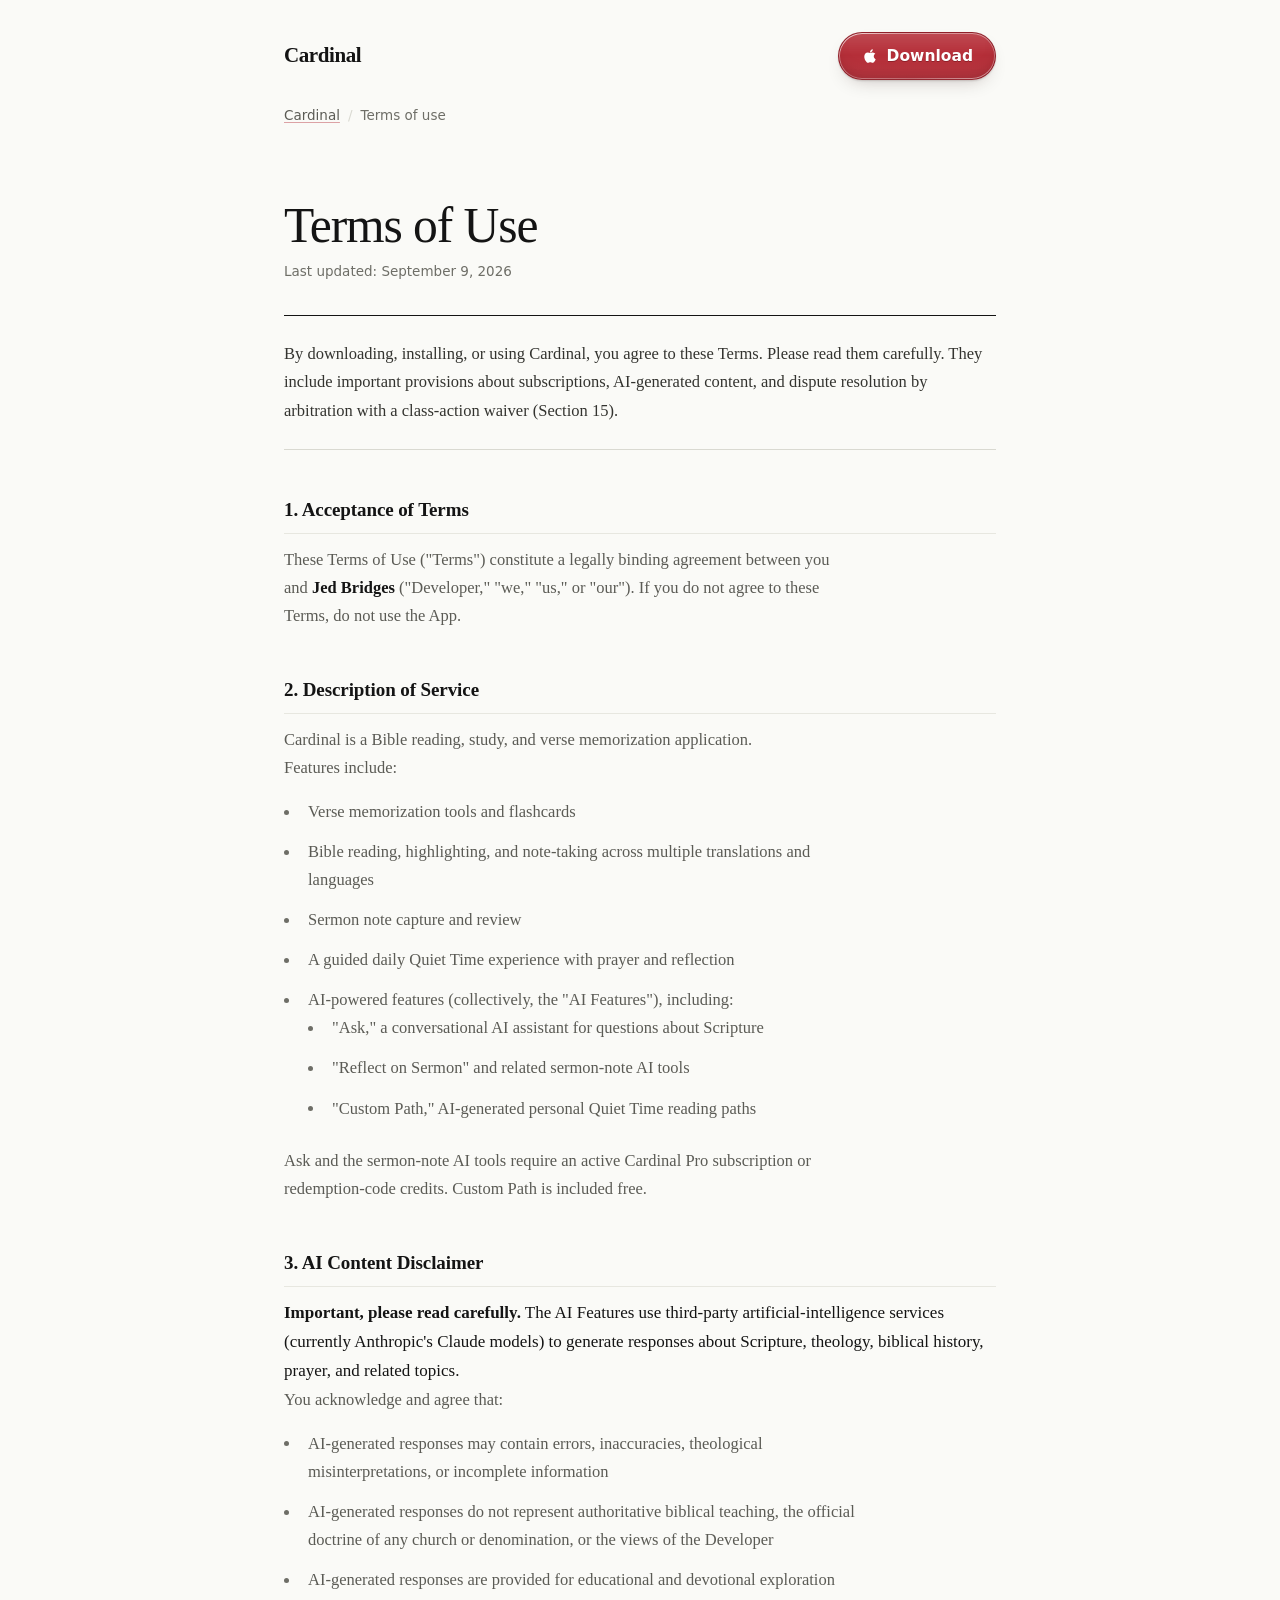
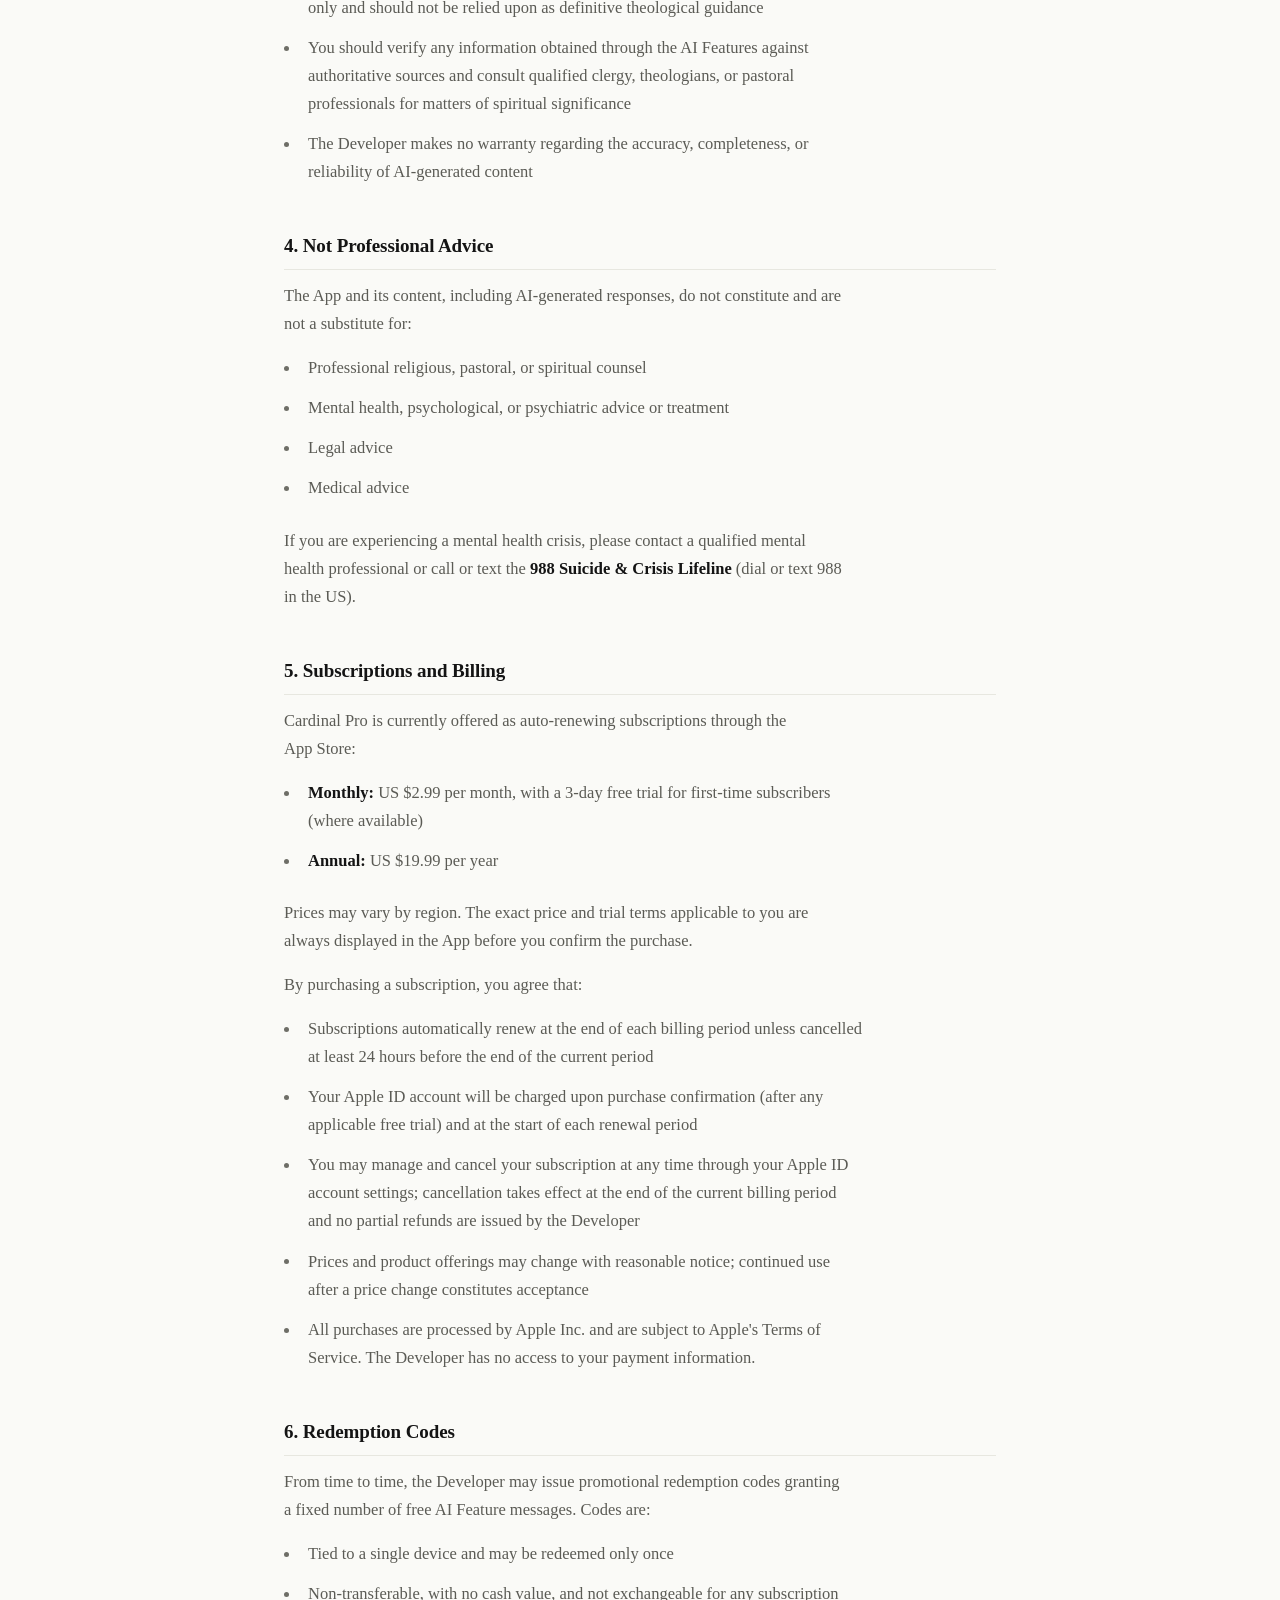
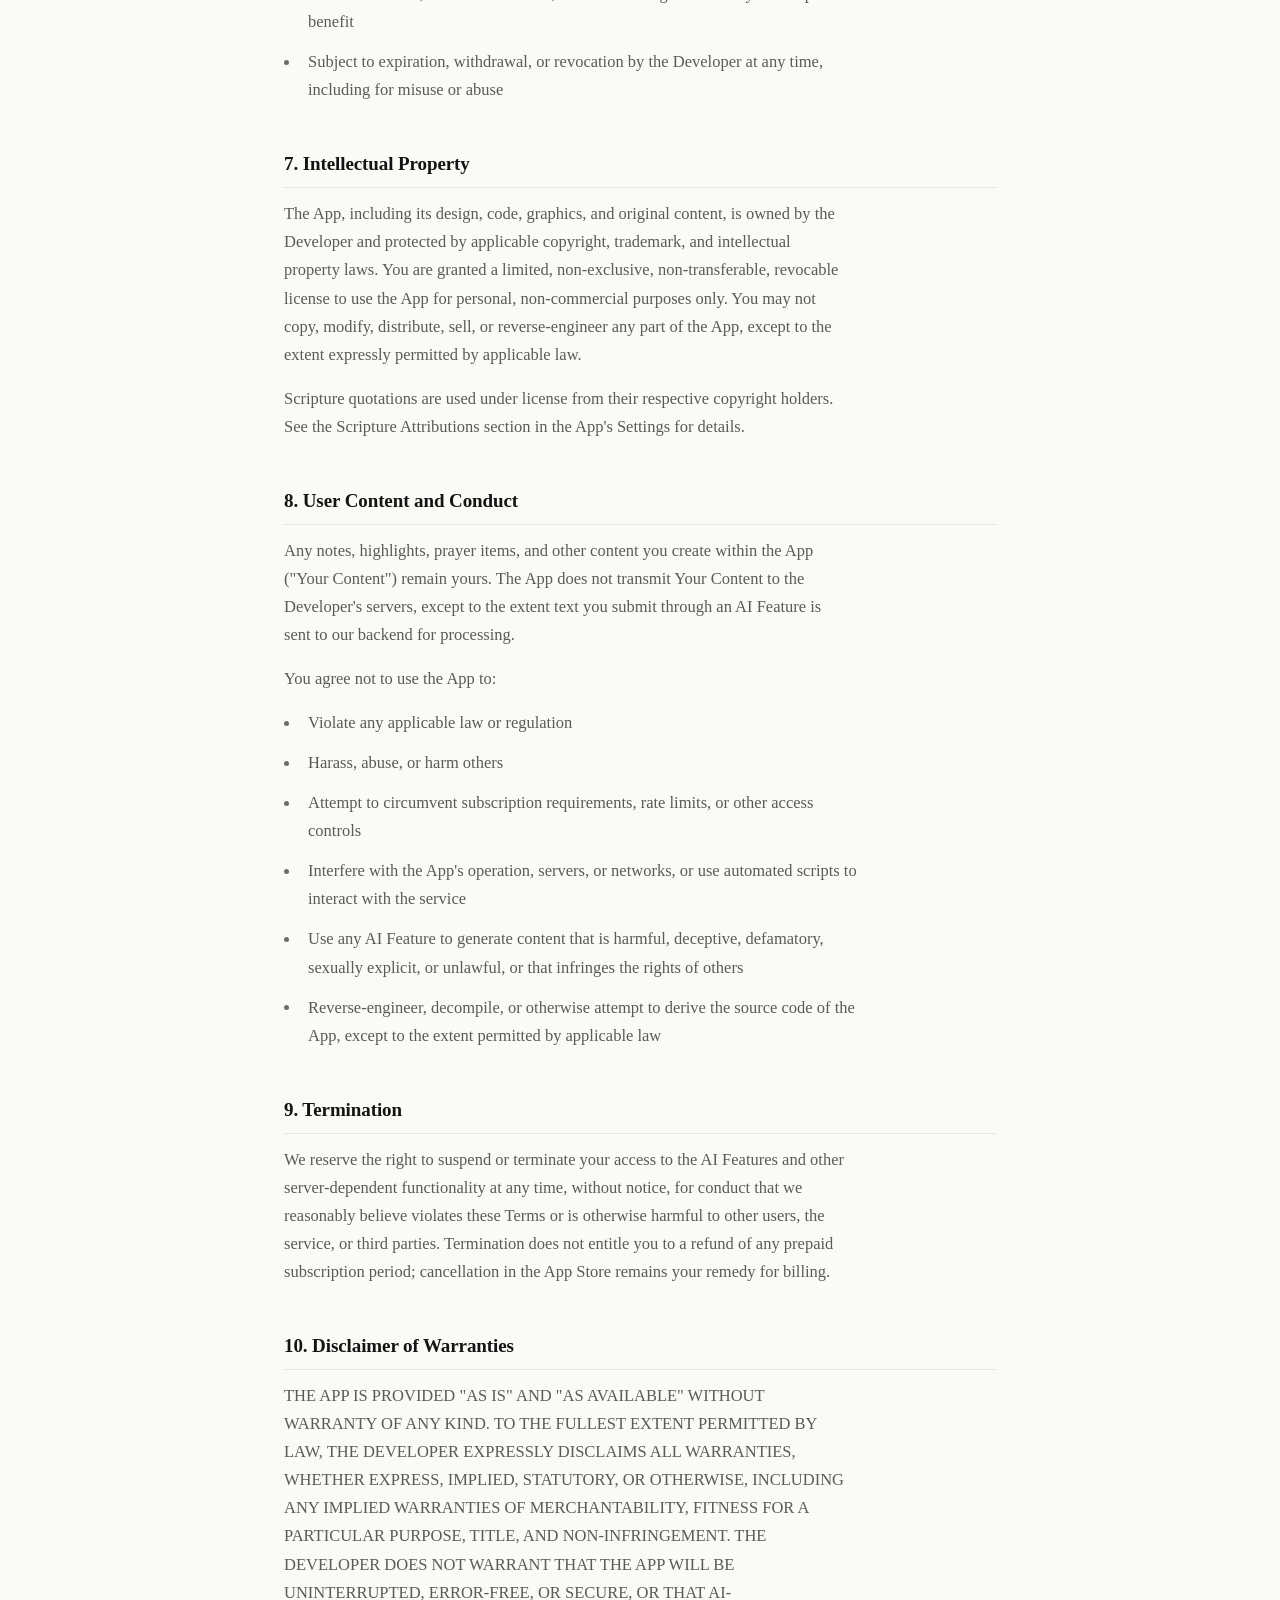
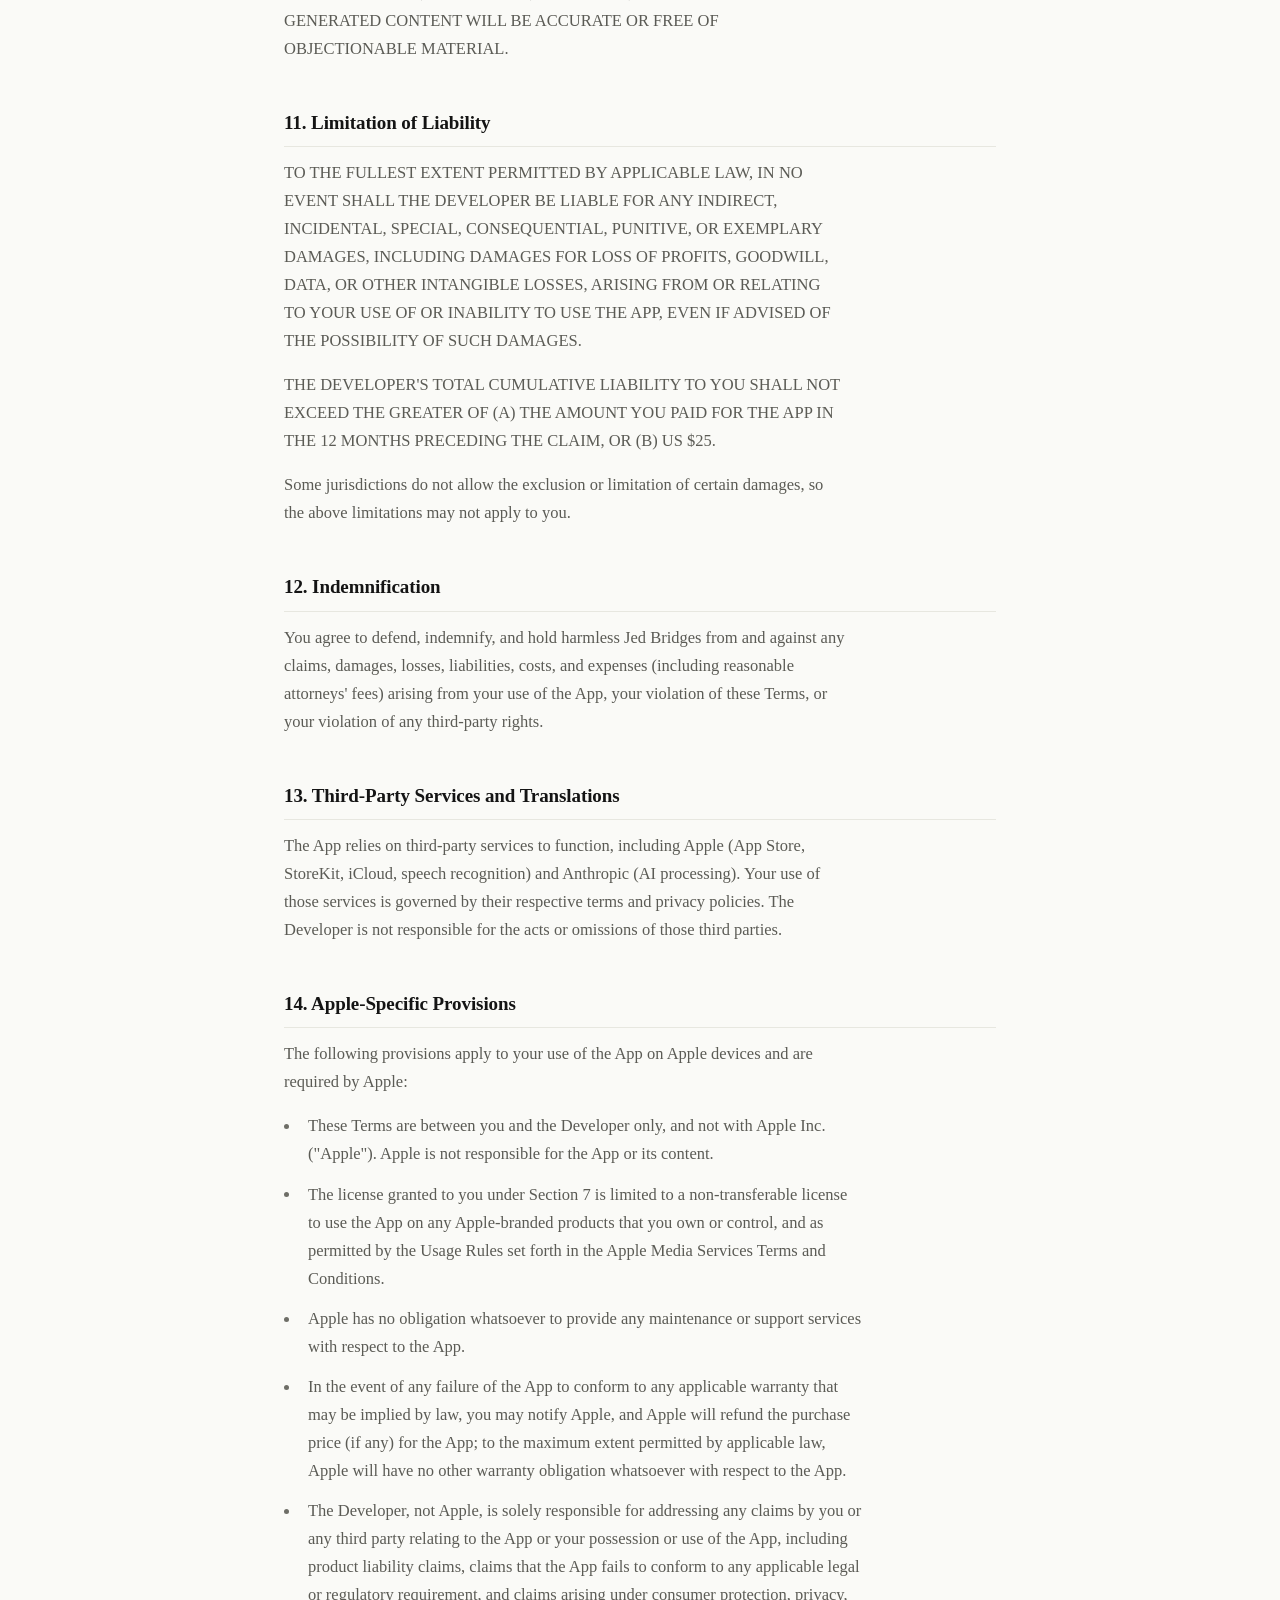
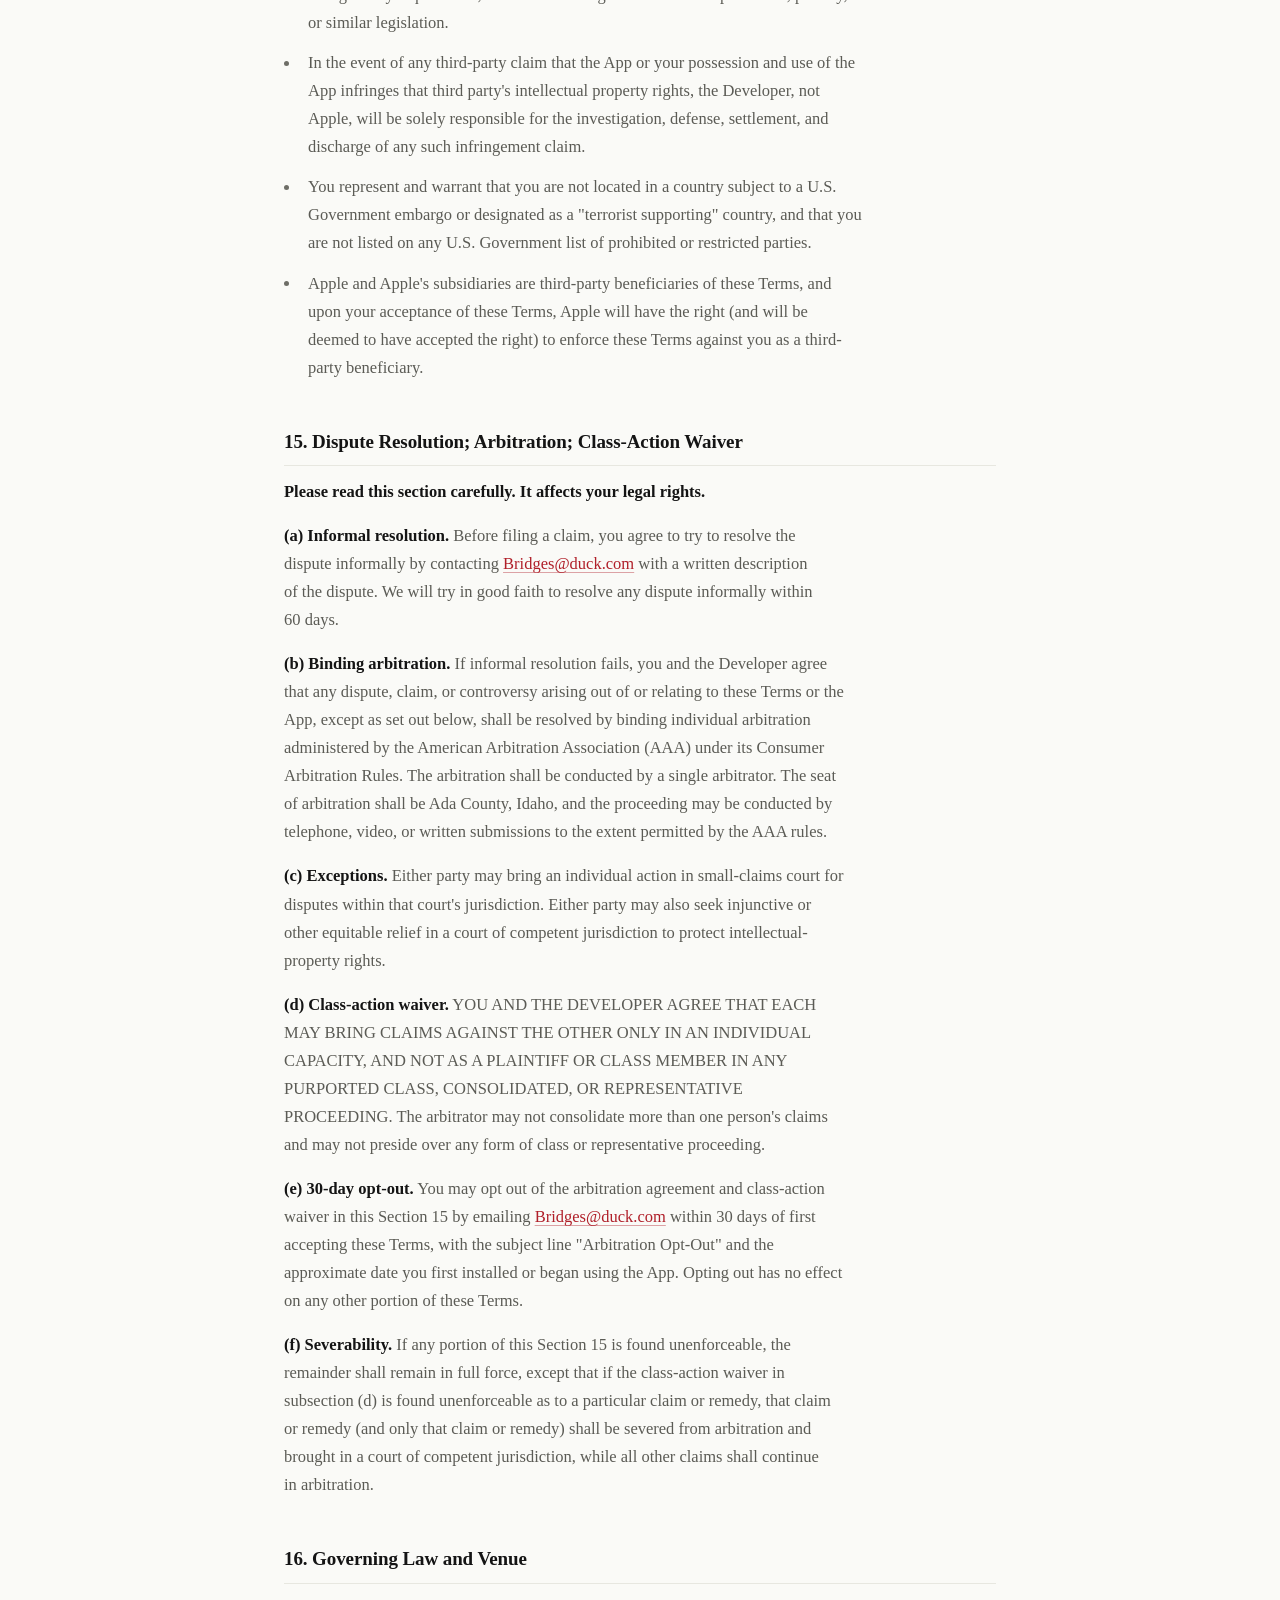
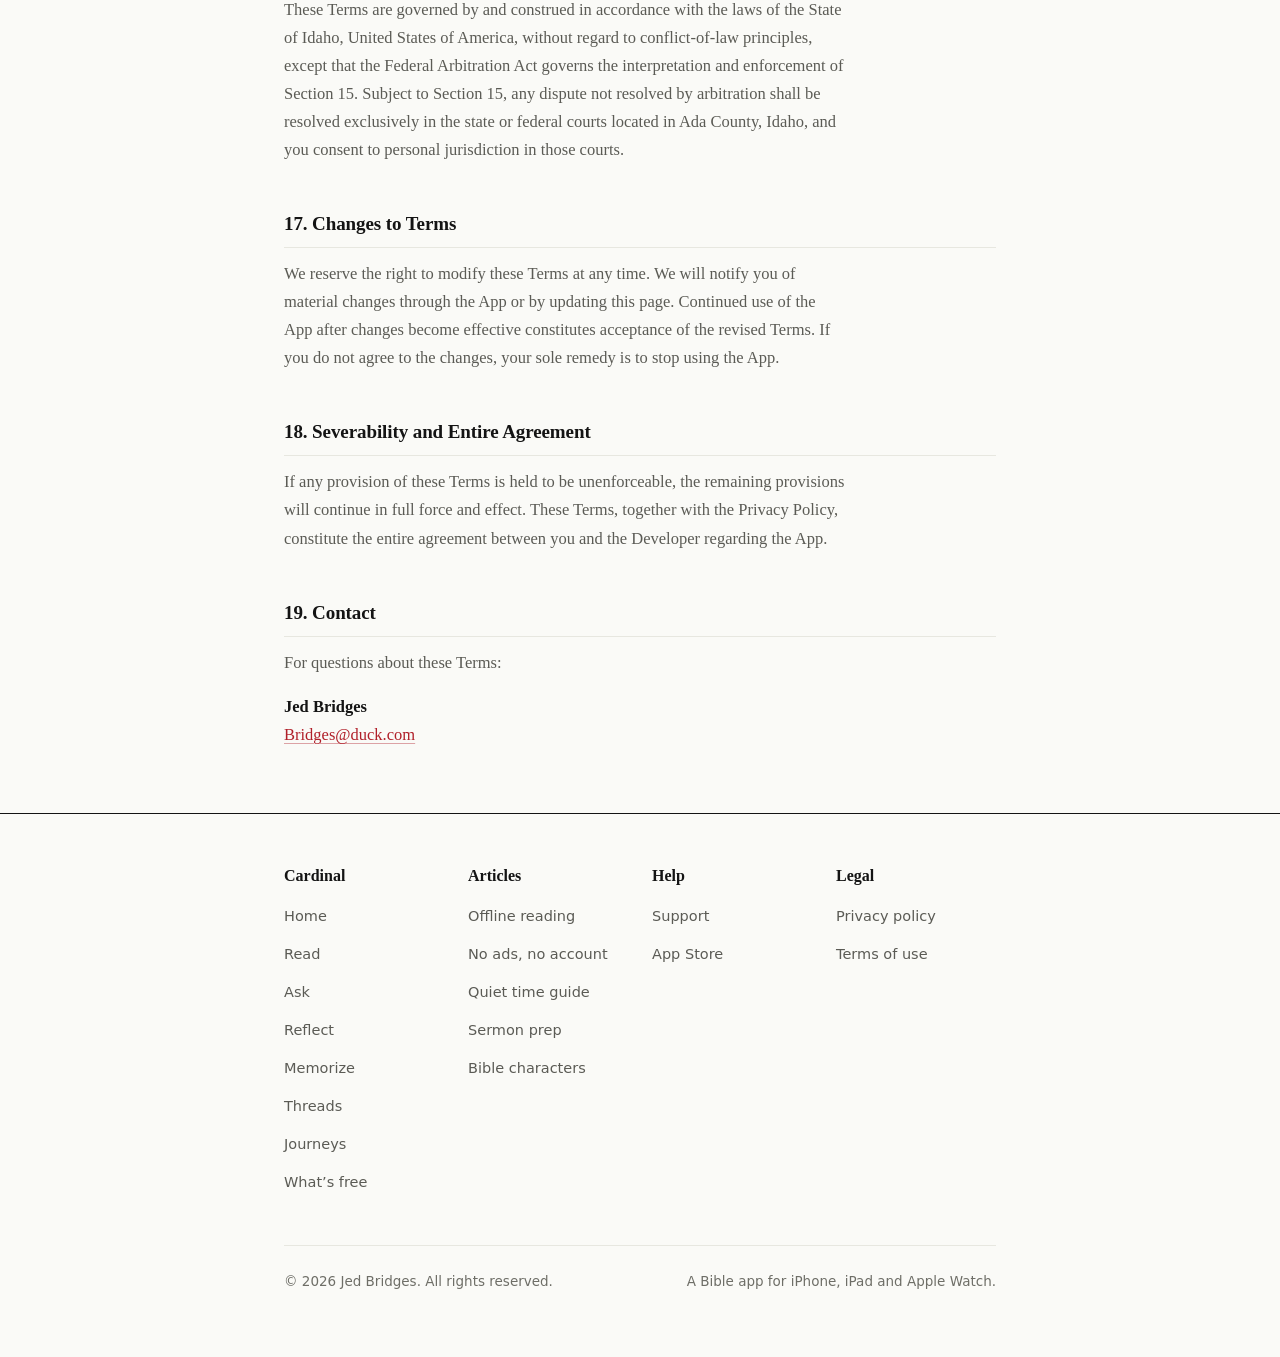
<file: terms-of-use.html>
<!DOCTYPE html>
<html lang="en" class="no-js">
<head>
  <script>document.documentElement.classList.remove('no-js');</script>
  <meta charset="UTF-8" />
  <meta name="viewport" content="width=device-width, initial-scale=1.0" />

  <title>Terms of Use &middot; Cardinal</title>
  <meta name="description" content="The terms covering use of Cardinal, the Bible app for iPhone, iPad and Apple Watch." />
  <link rel="canonical" href="https://cardinalbible.app/terms-of-use.html" />
  <meta name="theme-color" content="#FAFAF7" />
  <meta name="robots" content="index, follow" />

  <meta property="og:title" content="Terms of Use" />
  <meta property="og:type" content="article" />
  <meta property="og:url" content="https://cardinalbible.app/terms-of-use.html" />
  <meta property="og:site_name" content="Cardinal" />

  <link rel="icon" href="/favicon.ico" sizes="any" />
  <link rel="icon" type="image/png" sizes="32x32" href="/favicon-32.png" />
  <link rel="apple-touch-icon" sizes="180x180" href="/apple-touch-icon.png" />
  <link rel="stylesheet" href="/css/pages.css" />
</head>
<body>

<a class="skip" href="#main">Skip to content</a>

<div class="wrap">
  <header class="top">
    <a class="brand" href="/">Cardinal</a>
    <a class="btn btn-primary" href="https://apps.apple.com/app/id6758185643">
      <svg viewBox="0 0 24 24" fill="currentColor" aria-hidden="true"><path d="M17.05 20.28c-.98.95-2.05.8-3.08.35-1.09-.46-2.09-.48-3.24 0-1.44.62-2.2.44-3.06-.35C2.79 15.25 3.51 7.59 9.05 7.31c1.35.07 2.29.74 3.08.8 1.18-.24 2.31-.93 3.57-.84 1.51.12 2.65.72 3.4 1.8-3.12 1.87-2.38 5.98.48 7.13-.57 1.5-1.31 2.99-2.54 4.09l.01-.01zM12 7.25c-.15-2.23 1.66-4.07 3.74-4.25.29 2.58-2.34 4.5-3.74 4.25z"/></svg>
      Download
    </a>
  </header>

  <main id="main" tabindex="-1">
    <nav class="crumb" aria-label="Breadcrumb">
      <ol>
        <li><a href="/">Cardinal</a></li>
        <li><span aria-current="page">Terms of use</span></li>
      </ol>
    </nav>

    <article class="legal">
    <h1>Terms of Use</h1>
    <p class="meta">Last updated: September 9, 2026</p>

    <p class="intro">By downloading, installing, or using Cardinal, you agree to these Terms. Please read them carefully. They include important provisions about subscriptions, AI-generated content, and dispute resolution by arbitration with a class-action waiver (Section 15).</p>

    <h2>1. Acceptance of Terms</h2>
    <p>These Terms of Use ("Terms") constitute a legally binding agreement between you and <strong>Jed Bridges</strong> ("Developer," "we," "us," or "our"). If you do not agree to these Terms, do not use the App.</p>

    <h2>2. Description of Service</h2>
    <p>Cardinal is a Bible reading, study, and verse memorization application. Features include:</p>
    <ul>
      <li>Verse memorization tools and flashcards</li>
      <li>Bible reading, highlighting, and note-taking across multiple translations and languages</li>
      <li>Sermon note capture and review</li>
      <li>A guided daily Quiet Time experience with prayer and reflection</li>
      <li>AI-powered features (collectively, the "AI Features"), including:
        <ul>
          <li>"Ask," a conversational AI assistant for questions about Scripture</li>
          <li>"Reflect on Sermon" and related sermon-note AI tools</li>
          <li>"Custom Path," AI-generated personal Quiet Time reading paths</li>
        </ul>
      </li>
    </ul>
    <p>Ask and the sermon-note AI tools require an active Cardinal Pro subscription or redemption-code credits. Custom Path is included free.</p>

    <h2>3. AI Content Disclaimer</h2>
    <div class="highlight">
      <strong>Important, please read carefully.</strong> The AI Features use third-party artificial-intelligence services (currently Anthropic's Claude models) to generate responses about Scripture, theology, biblical history, prayer, and related topics.
    </div>
    <p>You acknowledge and agree that:</p>
    <ul>
      <li>AI-generated responses may contain errors, inaccuracies, theological misinterpretations, or incomplete information</li>
      <li>AI-generated responses do not represent authoritative biblical teaching, the official doctrine of any church or denomination, or the views of the Developer</li>
      <li>AI-generated responses are provided for educational and devotional exploration only and should not be relied upon as definitive theological guidance</li>
      <li>You should verify any information obtained through the AI Features against authoritative sources and consult qualified clergy, theologians, or pastoral professionals for matters of spiritual significance</li>
      <li>The Developer makes no warranty regarding the accuracy, completeness, or reliability of AI-generated content</li>
    </ul>

    <h2>4. Not Professional Advice</h2>
    <p>The App and its content, including AI-generated responses, do not constitute and are not a substitute for:</p>
    <ul>
      <li>Professional religious, pastoral, or spiritual counsel</li>
      <li>Mental health, psychological, or psychiatric advice or treatment</li>
      <li>Legal advice</li>
      <li>Medical advice</li>
    </ul>
    <p>If you are experiencing a mental health crisis, please contact a qualified mental health professional or call or text the <strong>988 Suicide &amp; Crisis Lifeline</strong> (dial or text 988 in the US).</p>

    <h2>5. Subscriptions and Billing</h2>
    <p>Cardinal Pro is currently offered as auto-renewing subscriptions through the App Store:</p>
    <ul>
      <li><strong>Monthly:</strong> US $2.99 per month, with a 3-day free trial for first-time subscribers (where available)</li>
      <li><strong>Annual:</strong> US $19.99 per year</li>
    </ul>
    <p>Prices may vary by region. The exact price and trial terms applicable to you are always displayed in the App before you confirm the purchase.</p>
    <p>By purchasing a subscription, you agree that:</p>
    <ul>
      <li>Subscriptions automatically renew at the end of each billing period unless cancelled at least 24 hours before the end of the current period</li>
      <li>Your Apple ID account will be charged upon purchase confirmation (after any applicable free trial) and at the start of each renewal period</li>
      <li>You may manage and cancel your subscription at any time through your Apple ID account settings; cancellation takes effect at the end of the current billing period and no partial refunds are issued by the Developer</li>
      <li>Prices and product offerings may change with reasonable notice; continued use after a price change constitutes acceptance</li>
      <li>All purchases are processed by Apple Inc. and are subject to Apple's Terms of Service. The Developer has no access to your payment information.</li>
    </ul>

    <h2>6. Redemption Codes</h2>
    <p>From time to time, the Developer may issue promotional redemption codes granting a fixed number of free AI Feature messages. Codes are:</p>
    <ul>
      <li>Tied to a single device and may be redeemed only once</li>
      <li>Non-transferable, with no cash value, and not exchangeable for any subscription benefit</li>
      <li>Subject to expiration, withdrawal, or revocation by the Developer at any time, including for misuse or abuse</li>
    </ul>

    <h2>7. Intellectual Property</h2>
    <p>The App, including its design, code, graphics, and original content, is owned by the Developer and protected by applicable copyright, trademark, and intellectual property laws. You are granted a limited, non-exclusive, non-transferable, revocable license to use the App for personal, non-commercial purposes only. You may not copy, modify, distribute, sell, or reverse-engineer any part of the App, except to the extent expressly permitted by applicable law.</p>
    <p>Scripture quotations are used under license from their respective copyright holders. See the Scripture Attributions section in the App's Settings for details.</p>

    <h2>8. User Content and Conduct</h2>
    <p>Any notes, highlights, prayer items, and other content you create within the App ("Your Content") remain yours. The App does not transmit Your Content to the Developer's servers, except to the extent text you submit through an AI Feature is sent to our backend for processing.</p>
    <p>You agree not to use the App to:</p>
    <ul>
      <li>Violate any applicable law or regulation</li>
      <li>Harass, abuse, or harm others</li>
      <li>Attempt to circumvent subscription requirements, rate limits, or other access controls</li>
      <li>Interfere with the App's operation, servers, or networks, or use automated scripts to interact with the service</li>
      <li>Use any AI Feature to generate content that is harmful, deceptive, defamatory, sexually explicit, or unlawful, or that infringes the rights of others</li>
      <li>Reverse-engineer, decompile, or otherwise attempt to derive the source code of the App, except to the extent permitted by applicable law</li>
    </ul>

    <h2>9. Termination</h2>
    <p>We reserve the right to suspend or terminate your access to the AI Features and other server-dependent functionality at any time, without notice, for conduct that we reasonably believe violates these Terms or is otherwise harmful to other users, the service, or third parties. Termination does not entitle you to a refund of any prepaid subscription period; cancellation in the App Store remains your remedy for billing.</p>

    <h2>10. Disclaimer of Warranties</h2>
    <p class="caps">THE APP IS PROVIDED "AS IS" AND "AS AVAILABLE" WITHOUT WARRANTY OF ANY KIND. TO THE FULLEST EXTENT PERMITTED BY LAW, THE DEVELOPER EXPRESSLY DISCLAIMS ALL WARRANTIES, WHETHER EXPRESS, IMPLIED, STATUTORY, OR OTHERWISE, INCLUDING ANY IMPLIED WARRANTIES OF MERCHANTABILITY, FITNESS FOR A PARTICULAR PURPOSE, TITLE, AND NON-INFRINGEMENT. THE DEVELOPER DOES NOT WARRANT THAT THE APP WILL BE UNINTERRUPTED, ERROR-FREE, OR SECURE, OR THAT AI-GENERATED CONTENT WILL BE ACCURATE OR FREE OF OBJECTIONABLE MATERIAL.</p>

    <h2>11. Limitation of Liability</h2>
    <p class="caps">TO THE FULLEST EXTENT PERMITTED BY APPLICABLE LAW, IN NO EVENT SHALL THE DEVELOPER BE LIABLE FOR ANY INDIRECT, INCIDENTAL, SPECIAL, CONSEQUENTIAL, PUNITIVE, OR EXEMPLARY DAMAGES, INCLUDING DAMAGES FOR LOSS OF PROFITS, GOODWILL, DATA, OR OTHER INTANGIBLE LOSSES, ARISING FROM OR RELATING TO YOUR USE OF OR INABILITY TO USE THE APP, EVEN IF ADVISED OF THE POSSIBILITY OF SUCH DAMAGES.</p>
    <p class="caps">THE DEVELOPER'S TOTAL CUMULATIVE LIABILITY TO YOU SHALL NOT EXCEED THE GREATER OF (A) THE AMOUNT YOU PAID FOR THE APP IN THE 12 MONTHS PRECEDING THE CLAIM, OR (B) US $25.</p>
    <p>Some jurisdictions do not allow the exclusion or limitation of certain damages, so the above limitations may not apply to you.</p>

    <h2>12. Indemnification</h2>
    <p>You agree to defend, indemnify, and hold harmless Jed Bridges from and against any claims, damages, losses, liabilities, costs, and expenses (including reasonable attorneys' fees) arising from your use of the App, your violation of these Terms, or your violation of any third-party rights.</p>

    <h2>13. Third-Party Services and Translations</h2>
    <p>The App relies on third-party services to function, including Apple (App Store, StoreKit, iCloud, speech recognition) and Anthropic (AI processing). Your use of those services is governed by their respective terms and privacy policies. The Developer is not responsible for the acts or omissions of those third parties.</p>

    <h2>14. Apple-Specific Provisions</h2>
    <p>The following provisions apply to your use of the App on Apple devices and are required by Apple:</p>
    <ul>
      <li>These Terms are between you and the Developer only, and not with Apple Inc. ("Apple"). Apple is not responsible for the App or its content.</li>
      <li>The license granted to you under Section 7 is limited to a non-transferable license to use the App on any Apple-branded products that you own or control, and as permitted by the Usage Rules set forth in the Apple Media Services Terms and Conditions.</li>
      <li>Apple has no obligation whatsoever to provide any maintenance or support services with respect to the App.</li>
      <li>In the event of any failure of the App to conform to any applicable warranty that may be implied by law, you may notify Apple, and Apple will refund the purchase price (if any) for the App; to the maximum extent permitted by applicable law, Apple will have no other warranty obligation whatsoever with respect to the App.</li>
      <li>The Developer, not Apple, is solely responsible for addressing any claims by you or any third party relating to the App or your possession or use of the App, including product liability claims, claims that the App fails to conform to any applicable legal or regulatory requirement, and claims arising under consumer protection, privacy, or similar legislation.</li>
      <li>In the event of any third-party claim that the App or your possession and use of the App infringes that third party's intellectual property rights, the Developer, not Apple, will be solely responsible for the investigation, defense, settlement, and discharge of any such infringement claim.</li>
      <li>You represent and warrant that you are not located in a country subject to a U.S. Government embargo or designated as a "terrorist supporting" country, and that you are not listed on any U.S. Government list of prohibited or restricted parties.</li>
      <li>Apple and Apple's subsidiaries are third-party beneficiaries of these Terms, and upon your acceptance of these Terms, Apple will have the right (and will be deemed to have accepted the right) to enforce these Terms against you as a third-party beneficiary.</li>
    </ul>

    <h2>15. Dispute Resolution; Arbitration; Class-Action Waiver</h2>
    <p><strong>Please read this section carefully. It affects your legal rights.</strong></p>
    <p><strong>(a) Informal resolution.</strong> Before filing a claim, you agree to try to resolve the dispute informally by contacting <a href="mailto:Bridges@duck.com">Bridges@duck.com</a> with a written description of the dispute. We will try in good faith to resolve any dispute informally within 60 days.</p>
    <p><strong>(b) Binding arbitration.</strong> If informal resolution fails, you and the Developer agree that any dispute, claim, or controversy arising out of or relating to these Terms or the App, except as set out below, shall be resolved by binding individual arbitration administered by the American Arbitration Association (AAA) under its Consumer Arbitration Rules. The arbitration shall be conducted by a single arbitrator. The seat of arbitration shall be Ada County, Idaho, and the proceeding may be conducted by telephone, video, or written submissions to the extent permitted by the AAA rules.</p>
    <p><strong>(c) Exceptions.</strong> Either party may bring an individual action in small-claims court for disputes within that court's jurisdiction. Either party may also seek injunctive or other equitable relief in a court of competent jurisdiction to protect intellectual-property rights.</p>
    <p><strong>(d) Class-action waiver.</strong> YOU AND THE DEVELOPER AGREE THAT EACH MAY BRING CLAIMS AGAINST THE OTHER ONLY IN AN INDIVIDUAL CAPACITY, AND NOT AS A PLAINTIFF OR CLASS MEMBER IN ANY PURPORTED CLASS, CONSOLIDATED, OR REPRESENTATIVE PROCEEDING. The arbitrator may not consolidate more than one person's claims and may not preside over any form of class or representative proceeding.</p>
    <p><strong>(e) 30-day opt-out.</strong> You may opt out of the arbitration agreement and class-action waiver in this Section 15 by emailing <a href="mailto:Bridges@duck.com">Bridges@duck.com</a> within 30 days of first accepting these Terms, with the subject line "Arbitration Opt-Out" and the approximate date you first installed or began using the App. Opting out has no effect on any other portion of these Terms.</p>
    <p><strong>(f) Severability.</strong> If any portion of this Section 15 is found unenforceable, the remainder shall remain in full force, except that if the class-action waiver in subsection (d) is found unenforceable as to a particular claim or remedy, that claim or remedy (and only that claim or remedy) shall be severed from arbitration and brought in a court of competent jurisdiction, while all other claims shall continue in arbitration.</p>

    <h2>16. Governing Law and Venue</h2>
    <p>These Terms are governed by and construed in accordance with the laws of the State of Idaho, United States of America, without regard to conflict-of-law principles, except that the Federal Arbitration Act governs the interpretation and enforcement of Section 15. Subject to Section 15, any dispute not resolved by arbitration shall be resolved exclusively in the state or federal courts located in Ada County, Idaho, and you consent to personal jurisdiction in those courts.</p>

    <h2>17. Changes to Terms</h2>
    <p>We reserve the right to modify these Terms at any time. We will notify you of material changes through the App or by updating this page. Continued use of the App after changes become effective constitutes acceptance of the revised Terms. If you do not agree to the changes, your sole remedy is to stop using the App.</p>

    <h2>18. Severability and Entire Agreement</h2>
    <p>If any provision of these Terms is held to be unenforceable, the remaining provisions will continue in full force and effect. These Terms, together with the Privacy Policy, constitute the entire agreement between you and the Developer regarding the App.</p>

    <h2>19. Contact</h2>
    <p>For questions about these Terms:</p>
    <p>
      <strong>Jed Bridges</strong><br />
      <a href="mailto:Bridges@duck.com">Bridges@duck.com</a>
    </p>
    </article>
  </main>
</div>

<footer class="site">
  <div class="wrap">
    <nav class="foot-grid" aria-label="Footer">
      <div>
        <h2>Cardinal</h2>
        <ul>
          <li><a href="/">Home</a></li>
          <li><a href="/#read">Read</a></li>
          <li><a href="/#ask">Ask</a></li>
          <li><a href="/#quiet-time">Reflect</a></li>
          <li><a href="/#memorize">Memorize</a></li>
          <li><a href="/#threads">Threads</a></li>
          <li><a href="/#journeys">Journeys</a></li>
          <li><a href="/#pricing">What&rsquo;s free</a></li>
        </ul>
      </div>
      <div>
        <h2>Articles</h2>
        <ul>
          <li><a href="/offline-bible-app/">Offline reading</a></li>
          <li><a href="/bible-app-no-ads/">No ads, no account</a></li>
          <li><a href="/quiet-time/">Quiet time guide</a></li>
          <li><a href="/sermon-notes/">Sermon prep</a></li>
          <li><a href="/bible-characters/">Bible characters</a></li>
        </ul>
      </div>
      <div>
        <h2>Help</h2>
        <ul>
          <li><a href="/support.html">Support</a></li>
          <li><a href="https://apps.apple.com/app/id6758185643">App Store</a></li>
        </ul>
      </div>
      <div>
        <h2>Legal</h2>
        <ul>
          <li><a href="/privacy-policy.html">Privacy policy</a></li>
          <li><a href="/terms-of-use.html">Terms of use</a></li>
        </ul>
      </div>
    </nav>
    <div class="foot-base">
      <div>&copy; <span id="year">2026</span> Jed Bridges. All rights reserved.</div>
      <div>A Bible app for iPhone, iPad and Apple Watch.</div>
    </div>
  </div>
</footer>

<script>document.getElementById('year').textContent = new Date().getFullYear();</script>
<script defer src="/js/pages.js"></script>

</body>
</html>
</file>
<file: css/pages.css>
/* Cardinal, shared shell for the written pages.
   The landing page keeps its CSS inline, because it is one page and a
   render-blocking request would cost it more than the cache saves. Every page
   past the first shares this file instead, so the second one is free. */

*, *::before, *::after { box-sizing: border-box; margin: 0; padding: 0; }

:root {
  color-scheme: light;

  /* Same tokens as the landing page: bright bone paper, true ink, one
     rubric red. docs/DESIGN_AUDIT.md has the reasoning. */
  --red: #B01F29;
  --red-ink: #B01F29;
  --red-deep: #8F1820;
  --red-soft: #F7ECEB;

  --ink: #141414;
  --ink-2: #33332F;
  --ink-3: #5B5B55;
  --muted: #6E6E67;

  --bg: #FAFAF7;
  --card: #FAFAF7;
  --border: #D9D9D1;
  --border-soft: #E7E7E0;
  --band-bg: #F2F2ED;
  --band-border: #D9D9D1;
  --icon: #6E6E67;

  --ok: #2F6B4F;
  --ok-soft: #EAF3EE;

  --s-1: 0.25rem; --s-2: 0.5rem;  --s-3: 0.75rem; --s-4: 1rem;
  --s-5: 1.5rem;  --s-6: 2rem;    --s-7: 3rem;    --s-8: 4rem;

  --r-sm: 12px; --r-md: 16px; --r-lg: 24px; --r-xl: 28px; --r-full: 999px;

  --font-display: ui-serif, 'New York', 'Iowan Old Style', 'Palatino Linotype', Palatino, 'Charter', Georgia, serif;
  --font-text: ui-serif, 'New York', 'Iowan Old Style', 'Palatino Linotype', Palatino, 'Charter', Georgia, serif;
  --font-ui: -apple-system, BlinkMacSystemFont, 'SF Pro Text', 'Segoe UI', system-ui, sans-serif;

  --ease-out: cubic-bezier(0.16, 1, 0.3, 1);

  /* Cardinal's marker: the same amber at the same 26% the app lays down while
     the stroke is still under your finger. Drag across any sentence here and
     the page marks it the way the reader does. */
  --marker: 245, 184, 87;
  --marker-drag: rgba(var(--marker), 0.26);
}

body {
  font-family: var(--font-text);
  font-optical-sizing: auto;
  background: var(--bg);
  color: var(--ink);
  font-size: 17px;
  line-height: 1.7;
  -webkit-font-smoothing: antialiased;
  -moz-osx-font-smoothing: grayscale;
  text-rendering: optimizeLegibility;
}


::selection { background: var(--marker-drag); color: var(--ink); }
::-moz-selection { background: var(--marker-drag); color: var(--ink); }

a { color: var(--red-ink); text-decoration: underline; text-decoration-thickness: 1px; text-underline-offset: 0.18em; text-decoration-color: color-mix(in srgb, var(--red) 40%, transparent); }
a:hover { text-decoration-color: currentColor; }
:focus-visible { outline: 2px solid var(--red); outline-offset: 3px; border-radius: 4px; }

html { scrollbar-color: var(--border) transparent; }
::-webkit-scrollbar { width: 12px; }
::-webkit-scrollbar-track { background: transparent; }
::-webkit-scrollbar-thumb { background: var(--border); border-radius: 99px; border: 3px solid var(--bg); }

img { max-width: 100%; height: auto; display: block; }

/* For text a screen reader needs and the page does not show, such as a table
   caption whose heading already says the same thing to a sighted reader. */
.visually-hidden {
  position: absolute;
  width: 1px; height: 1px;
  margin: -1px; padding: 0;
  overflow: hidden;
  clip-path: inset(50%);
  white-space: nowrap;
}

.wrap {
  position: relative;
  z-index: 1;
  max-width: 760px;
  margin: 0 auto;
  padding: 0 max(var(--s-5), env(safe-area-inset-left));
}
.wrap-wide { max-width: 1100px; }

.skip {
  position: fixed;
  top: 10px; left: 10px;
  z-index: 99;
  transform: translateY(-160%);
  background: var(--ink); color: #fff;
  padding: 10px 16px; border-radius: var(--r-sm);
  font-family: var(--font-ui); font-size: 14px;
}
.skip:focus { transform: translateY(0); text-decoration: none; }

/* ---------- Header ---------- */
header.top {
  padding: var(--s-6) 0 var(--s-5);
  display: flex; align-items: center; justify-content: space-between;
  gap: var(--s-4); flex-wrap: wrap;
}
.brand {
  display: inline-flex; align-items: center;
  min-height: 44px;
  font-family: var(--font-display);
  font-weight: 600; font-size: 21px;
  letter-spacing: -0.02em;
  color: var(--ink);
}
.brand { text-decoration: none; }
.brand:hover { color: var(--ink); }

/* ---------- Breadcrumb ---------- */
.crumb {
  font-family: var(--font-ui);
  font-size: 13.5px;
  color: var(--muted);
  margin-bottom: var(--s-5);
}
.crumb ol { list-style: none; display: flex; flex-wrap: wrap; gap: var(--s-2); }
.crumb li { display: flex; align-items: center; gap: var(--s-2); }
.crumb li + li::before { content: "/"; color: var(--band-border); }
.crumb a { color: var(--ink-3); }
.crumb [aria-current] { color: var(--muted); }

/* ---------- Type ---------- */
h1 {
  font-family: var(--font-display);
  font-size: clamp(2.1rem, 5.6vw, 3.1rem);
  font-weight: 500;
  line-height: 1.08;
  letter-spacing: -0.022em;
  margin-bottom: var(--s-4);
  text-wrap: balance;
}
/* Headlines are roman. An italic accent phrase is a generated-page tell. */
h1 em, h2 em { font-style: normal; }
.lede {
  font-size: 1.15rem;
  line-height: 1.62;
  color: var(--ink-2);
  max-width: 62ch;
  text-wrap: pretty;
}
.byline {
  font-family: var(--font-ui);
  font-size: 13.5px;
  color: var(--muted);
  margin-top: var(--s-5);
  padding-top: var(--s-4);
  border-top: 1px solid var(--border-soft);
}

article { padding-top: var(--s-7); }
article h2 {
  font-family: var(--font-display);
  font-size: clamp(1.5rem, 3.2vw, 2rem);
  font-weight: 500;
  letter-spacing: -0.016em;
  line-height: 1.22;
  margin: var(--s-8) 0 var(--s-4);
  text-wrap: balance;
}
article h3 {
  font-family: var(--font-display);
  font-size: clamp(1.15rem, 2.2vw, 1.35rem);
  font-weight: 600;
  letter-spacing: -0.015em;
  margin: var(--s-6) 0 var(--s-3);
}
article p { margin-bottom: var(--s-4); max-width: 68ch; text-wrap: pretty; }
article ul, article ol { margin: 0 0 var(--s-5) 0; padding-left: 0; list-style: none; max-width: 68ch; }
article li { margin-bottom: var(--s-3); padding-left: var(--s-5); position: relative; }
article li::before {
  content: "";
  position: absolute; left: 0; top: 0.72em;
  width: 5px; height: 5px;
  border-radius: 50%;
  background: var(--muted);
}
article ol { counter-reset: step; }
article ol li::before {
  counter-increment: step;
  content: counter(step);
  width: auto; height: auto;
  top: 0;
  background: none;
  font-family: var(--font-ui);
  font-size: 14px; font-weight: 600;
  color: var(--icon);
}
article strong { color: var(--ink); font-weight: 600; }

/* Marked words, the way the app marks them. */
mark {
  background: none;
  color: var(--ink);
  background-image: linear-gradient(var(--marker-drag), var(--marker-drag));
  background-repeat: no-repeat;
  background-size: 100% 100%;
  padding: 0.08em 0.16em;
  margin: 0 -0.06em;
  border-radius: 0.28em;
  -webkit-box-decoration-break: clone;
  box-decoration-break: clone;
}

/* The one piece of motion this site owns, and the only one worth carrying
   across every page: the mark draws itself left to right, once, at the speed
   of a drag, which is how the highlight is actually made in the app. It runs
   when the sentence it marks has settled on screen, so it reads as a hand
   passing over the words rather than as a page loading.

   Scoped to the absence of .no-js so a blocked script leaves the phrase
   marked rather than unmarked. */
html:not(.no-js) .marker { background-size: 0% 100%; }
html:not(.no-js) .marker.drawn {
  background-size: 100% 100%;
  transition: background-size 0.62s cubic-bezier(0.32, 0.72, 0.3, 1);
}

/* ---------- Legal ----------------------------------------------------
   Privacy and Terms carried their own stylesheet from before the site was
   redesigned: system sans, cool grey, a different red. They read as a
   different product. The text is untouched; only the shell around it moved. */
.legal .meta {
  font-family: var(--font-ui);
  font-size: 13.5px;
  color: var(--muted);
  margin: calc(-1 * var(--s-2)) 0 var(--s-6);
}
.legal .intro {
  border-top: 1px solid var(--ink);
  border-bottom: 1px solid var(--border);
  padding: var(--s-5) 0;
  margin-bottom: var(--s-7);
  color: var(--ink-2);
  max-width: none;
}
/* Numbered clause headings, smaller than an article's and set in the UI face
   so the long ordered run reads as a contents list rather than as prose. */
.legal h2 {
  font-family: var(--font-display);
  font-size: 19px;
  font-weight: 600;
  letter-spacing: -0.005em;
  color: var(--ink);
  margin: var(--s-7) 0 var(--s-3);
  padding-bottom: var(--s-3);
  border-bottom: 1px solid var(--border-soft);
}
.legal p { font-size: 16.5px; color: var(--ink-3); }
.legal li { font-size: 16.5px; color: var(--ink-3); }
.legal code {
  font-family: ui-monospace, SFMono-Regular, Menlo, monospace;
  font-size: 0.88em;
  background: var(--band-bg);
  border-radius: 3px;
  padding: 0.1em 0.35em;
}
.legal h1 + .meta { margin-top: calc(-1 * var(--s-2)); }

/* ---------- Callout ---------- */
.note {
  border-top: 1px solid var(--ink);
  border-bottom: 1px solid var(--border);
  padding: var(--s-5) 0;
  margin: var(--s-6) 0;
  max-width: 68ch;
}
.note p:last-child { margin-bottom: 0; }
.note h3 { margin-top: 0; }

/* ---------- Screenshot pair ---------- */
/* Two captures side by side, or stacked once the pair would be too narrow to
   read. Unframed with a soft drop-shadow, matching the home page: the corner
   mask is baked into the asset's alpha, so the shadow has to follow the alpha
   rather than the box. */
.shots {
  display: flex;
  gap: clamp(1rem, 4vw, 2.5rem);
  align-items: flex-start;
  justify-content: center;
  margin: var(--s-7) 0;
  max-width: 68ch;
}
.shots figure { flex: 1 1 0; min-width: 0; margin: 0; }
.shots img {
  width: 100%;
  height: auto;
  filter: drop-shadow(0 1px 1px rgba(20, 20, 20, 0.10))
          drop-shadow(0 16px 26px rgba(20, 20, 20, 0.15));
}
.shots figcaption {
  margin-top: var(--s-4);
  font-size: 0.92rem;
  line-height: 1.5;
  color: var(--ink-2);
}
@media (max-width: 560px) {
  .shots { flex-direction: column; align-items: stretch; }
  .shots figure { max-width: 320px; width: 100%; margin: 0 auto; }
  .shots figcaption { text-align: center; }
}

/* ---------- Table ---------- */
.table-scroll { overflow-x: auto; margin: var(--s-5) 0 var(--s-6); }
table {
  border-collapse: collapse;
  width: 100%;
  min-width: 480px;
  font-size: 16px;
  font-variant-numeric: tabular-nums;
}
th, td {
  text-align: left;
  padding: var(--s-3) var(--s-4);
  border-bottom: 1px solid var(--border-soft);
  vertical-align: top;
}
th {
  font-family: var(--font-ui);
  font-size: 14px; font-weight: 600;
  color: var(--ink);
  border-bottom-color: var(--ink);
}
td { color: var(--ink-3); }
td:first-child { color: var(--ink); }

/* ---------- Buttons ---------- */
/* Flat, the same as the landing page: no glow, no lift. */
.btn {
  display: inline-flex; align-items: center; justify-content: center; gap: var(--s-2);
  min-height: 48px;
  padding: 0 22px;
  border-radius: 999px;
  font-family: var(--font-ui);
  font-size: 15.5px; font-weight: 600;
  text-decoration: none;
  transition: background-color 0.15s ease;
}
.btn svg { width: 18px; height: 18px; flex: none; }
.btn-primary { background: var(--red); color: #fff; }
.btn-primary:hover, .btn-primary:focus-visible { background: var(--red-deep); }

/* ---------- Liquid Glass ----------
   Capsule buttons tinted Cardinal red, matching the app's iOS 26 controls.
   The glass is drawn rather than blurred: a translucent red body, a bright
   specular rim that catches light at the top-left and lower-right edges,
   and a faint lens shading inside. The page behind is
   flat paper, so a backdrop blur alone would show nothing. */
.btn-primary {
  position: relative;
  isolation: isolate;
  overflow: hidden;
  border-radius: 999px;
  color: #fff;
  border: 0.5px solid rgba(110, 12, 20, 0.55);
  background:
    linear-gradient(180deg, rgba(255,255,255,0.13) 0%, rgba(255,255,255,0) 48%, rgba(255,255,255,0.05) 100%),
    rgba(176, 31, 41, 0.93);
  -webkit-backdrop-filter: blur(14px) saturate(180%);
  backdrop-filter: blur(14px) saturate(180%);
  box-shadow:
    inset 0 1px 0.5px rgba(255,255,255,0.35),
    inset 0 -1px 0.5px rgba(255,255,255,0.22),
    inset 0 0 0 0.5px rgba(255,255,255,0.18),
    inset 0 -10px 18px -12px rgba(70, 0, 8, 0.45),
    0 1px 2px rgba(40, 10, 12, 0.16),
    0 8px 20px -10px rgba(40, 10, 12, 0.30);
  text-shadow: 0 0.5px 0 rgba(70, 0, 8, 0.35);
  transition: background-color 0.2s ease, box-shadow 0.2s ease, transform 0.18s cubic-bezier(0.2, 0.8, 0.3, 1);
}
.btn-primary::before {
  content: "";
  position: absolute;
  inset: 0;
  padding: 1px;
  border-radius: inherit;
  background: linear-gradient(140deg, rgba(255,255,255,0.75), rgba(255,255,255,0.08) 28%, rgba(255,255,255,0) 60%, rgba(255,255,255,0.35));
  -webkit-mask: linear-gradient(#000 0 0) content-box, linear-gradient(#000 0 0);
  -webkit-mask-composite: xor;
  mask: linear-gradient(#000 0 0) content-box exclude, linear-gradient(#000 0 0);
  z-index: 1;
  pointer-events: none;
}
.btn-primary:hover {
  background:
    linear-gradient(180deg, rgba(255,255,255,0.17) 0%, rgba(255,255,255,0) 48%, rgba(255,255,255,0.07) 100%),
    rgba(160, 26, 36, 0.92);
}
.btn-primary:active { transform: scale(0.97); }
@media (prefers-reduced-transparency: reduce) {
  .btn-primary { background: #B01F29; -webkit-backdrop-filter: none; backdrop-filter: none; }
}


/* ---------- Closing call ---------- */
.cta {
  margin: var(--s-8) 0 0;
  padding: var(--s-6) 0 0;
  border-top: 1px solid var(--ink);
}
.cta h2 { margin-top: 0; }
.cta .fine {
  font-family: var(--font-ui);
  font-size: 13.5px;
  color: var(--muted);
  margin-top: var(--s-4);
  margin-bottom: 0;
}

/* ---------- Read next ---------- */
.next { margin-top: var(--s-8); }
.next h2 { font-size: 1.15rem; margin-bottom: var(--s-4); }
.next ul { display: grid; list-style: none; padding: 0; max-width: none; border-top: 1px solid var(--ink); }
.next li { padding-left: 0; margin: 0; }
.next li::before { display: none; }
.next a {
  display: block;
  padding: var(--s-4) 0;
  border-bottom: 1px solid var(--border);
  color: var(--ink);
  text-decoration: none;
}
.next a:hover strong,
.next a:focus-visible strong { color: var(--red); }
.next strong { display: block; font-family: var(--font-display); font-size: 17px; margin-bottom: 2px; }
.next span { font-family: var(--font-ui); font-size: 14px; color: var(--ink-3); }

/* ---------- Footer ---------- */
footer.site {
  margin-top: var(--s-8);
  padding: var(--s-7) 0 var(--s-8);
  border-top: 1px solid var(--ink);
  font-family: var(--font-ui);
  font-size: 14.5px;
}
.foot-grid {
  display: grid;
  grid-template-columns: repeat(auto-fit, minmax(150px, 1fr));
  gap: var(--s-6) var(--s-5);
  margin-bottom: var(--s-7);
}
.foot-grid h2 {
  font-family: var(--font-display);
  font-size: 16px; font-weight: 600;
  letter-spacing: 0;
  color: var(--ink);
  margin: 0 0 var(--s-3);
}
.foot-grid ul { list-style: none; display: grid; gap: var(--s-2); margin: 0; padding: 0; max-width: none; }
.foot-grid li { margin: 0; padding: 0; }
.foot-grid li::before { display: none; }
.foot-grid a { color: var(--ink-3); text-decoration: none; display: inline-flex; align-items: center; min-height: 30px; }
.foot-grid a:hover { color: var(--ink); text-decoration: underline; }
.foot-base {
  display: flex; flex-wrap: wrap; gap: var(--s-3) var(--s-5);
  justify-content: space-between; align-items: center;
  padding-top: var(--s-5);
  border-top: 1px solid var(--border-soft);
  color: var(--muted);
  font-size: 13.5px;
}

@media (prefers-reduced-motion: reduce) {
  *, *::before, *::after {
    animation-duration: 0.01ms !important;
    animation-iteration-count: 1 !important;
    transition-duration: 0.01ms !important;
  }
  html { scroll-behavior: auto; }

  /* Reduced motion means gentler, not absent: the phrase still ends up
     marked, it simply does not draw. */
  html:not(.no-js) .marker { background-size: 100% 100% !important; }
}
</file>
